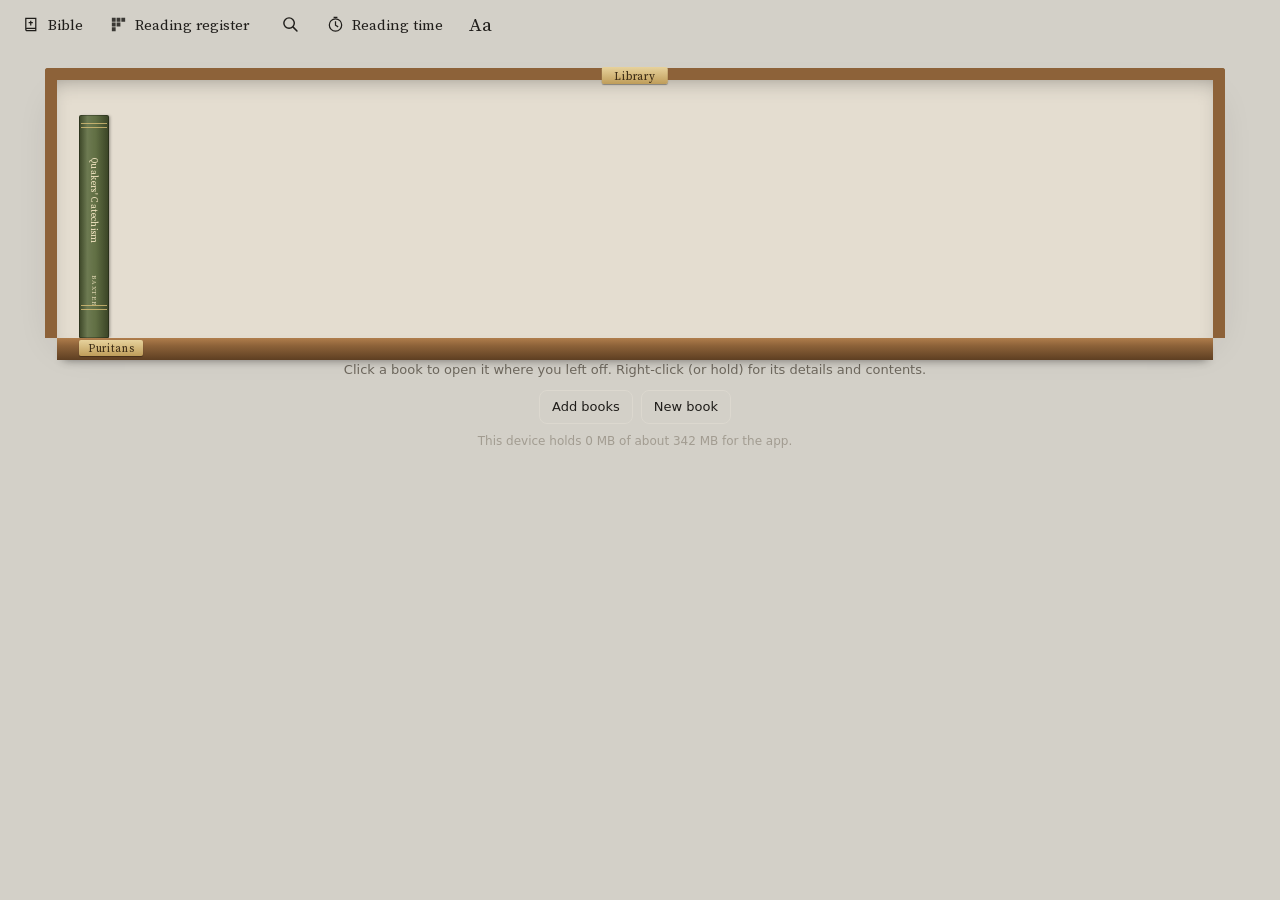
<file: boeke.html>
<!DOCTYPE html>
<html lang="en" data-theme="auto">
<head>
<meta charset="utf-8">
<meta name="viewport" content="width=device-width, initial-scale=1, viewport-fit=cover, interactive-widget=resizes-visual">
<title>Biblioteek</title>
<link rel="manifest" href="manifest.webmanifest">
<link rel="icon" href="icon-192.png" type="image/png">
<link rel="apple-touch-icon" href="apple-touch-icon.png">
<meta name="theme-color" content="#d3d0c8" media="(prefers-color-scheme: light)">
<meta name="theme-color" content="#131211" media="(prefers-color-scheme: dark)">
<meta name="mobile-web-app-capable" content="yes">
<style>
@font-face{font-family:"SS4";src:url(fonts/SourceSerif4-Regular.woff2) format("woff2");font-weight:400;font-style:normal;font-display:block}
@font-face{font-family:"SS4";src:url(fonts/SourceSerif4-It.woff2) format("woff2");font-weight:400;font-style:italic;font-display:block}
@font-face{font-family:"SS4";src:url(fonts/SourceSerif4-Semibold.woff2) format("woff2");font-weight:600;font-style:normal;font-display:block}
:root{
  color-scheme:light;
  --desk:#d3d0c8; --page:#f6f4ee; --page2:#ece9e1; --ink:#1f1d1a; --soft:#6d675d; --faint:#a29c91;
  --rule:#cfcac0; --panel:#fbfaf7; --line:#dcd8cf; --sel:#2a2724; --sel-ink:#f6f4ee;
  --rubric:#a2392a; --shadow:rgba(46,36,24,.20); --fold:rgba(70,52,30,.24); --fold2:rgba(70,52,30,.07); --sheen:rgba(255,255,255,.5); --edgebg:#f1eee7; --edgeln2:#d3ccbe;
  --edgeln:#dcd6ca; --case:#e4ddd0; --plank:#8d6239; --plank-hi:#b07d4c; --plank-lo:#5e3f22;
  --serif:"SS4","Iowan Old Style","Palatino Linotype",Georgia,serif;
  --sans:system-ui,-apple-system,"Segoe UI",Roboto,Helvetica,Arial,sans-serif;
}
[data-theme=dark]{
  color-scheme:dark;
  --desk:#0e0d0c; --page:#211f1c; --page2:#2b2926; --ink:#e5e0d5; --soft:#9a948a; --faint:#69645c;
  --rule:#302d2a; --panel:#22201e; --line:#393633; --sel:#d8d1c2; --sel-ink:#1c1b19;
  --rubric:#d8806a; --shadow:rgba(0,0,0,.5); --fold:rgba(0,0,0,.6); --fold2:rgba(0,0,0,.2); --sheen:rgba(255,255,255,.04); --edgebg:#5e574d; --edgeln2:#37332e;
  --edgeln:#33302c; --case:#1a1816; --plank:#4b3322; --plank-hi:#664631; --plank-lo:#2c1d12;
}
@media (prefers-color-scheme:dark){
  [data-theme=auto]{
    color-scheme:dark;
    --desk:#0e0d0c; --page:#211f1c; --page2:#2b2926; --ink:#e5e0d5; --soft:#9a948a; --faint:#69645c;
    --rule:#302d2a; --panel:#22201e; --line:#393633; --sel:#d8d1c2; --sel-ink:#1c1b19;
    --rubric:#d8806a; --shadow:rgba(0,0,0,.5); --fold:rgba(0,0,0,.6); --fold2:rgba(0,0,0,.2); --sheen:rgba(255,255,255,.04); --edgebg:#5e574d; --edgeln2:#37332e;
    --edgeln:#33302c; --case:#1a1816; --plank:#4b3322; --plank-hi:#664631; --plank-lo:#2c1d12;
  }
}
/* marking colours, as in the Bible reader */
:root{--hy:rgba(255,212,0,.42);--hg:rgba(90,190,110,.36);--hb:rgba(90,160,240,.33);--hp:rgba(240,110,170,.32);--ho:rgba(255,150,40,.36);--hv:rgba(155,95,220,.30);--cr:#b3261e;--cb:#1f4fa3;--cg:#2e7d32;--cy:#a07800;--co:#c25400;--cv:#7b3fa0}
[data-theme=dark]{--hy:rgba(240,200,40,.30);--hg:rgba(110,200,120,.26);--hb:rgba(110,170,250,.27);--hp:rgba(245,120,180,.26);--ho:rgba(255,160,60,.28);--hv:rgba(175,125,240,.30);--cr:#ff8a80;--cb:#8ab4f8;--cg:#81c995;--cy:#f2c94c;--co:#ffab61;--cv:#c79bf2}
@media (prefers-color-scheme:dark){[data-theme=auto]{--hy:rgba(240,200,40,.30);--hg:rgba(110,200,120,.26);--hb:rgba(110,170,250,.27);--hp:rgba(245,120,180,.26);--ho:rgba(255,160,60,.28);--hv:rgba(175,125,240,.30);--cr:#ff8a80;--cb:#8ab4f8;--cg:#81c995;--cy:#f2c94c;--co:#ffab61;--cv:#c79bf2}}
.h-y,.h-g,.h-b,.h-p,.h-o,.h-v{border-radius:2px;-webkit-box-decoration-break:clone;box-decoration-break:clone}
.h-y{background:var(--hy)}.h-g{background:var(--hg)}.h-b{background:var(--hb)}.h-p{background:var(--hp)}.h-o{background:var(--ho)}.h-v{background:var(--hv)}
.c-r{color:var(--cr)}.c-b{color:var(--cb)}.c-g{color:var(--cg)}.c-y{color:var(--cy)}.c-o{color:var(--co)}.c-v{color:var(--cv)}
#markbar{position:fixed;z-index:90;display:none;align-items:center;gap:4px;padding:5px 6px;background:var(--panel);border:1px solid var(--line);
  border-radius:10px;box-shadow:0 12px 30px -10px var(--shadow);flex-wrap:wrap;max-width:calc(100vw - 16px)}
#markbar.on{display:flex}
#markbar button{width:28px;height:28px;border-radius:7px;border:1px solid transparent;background:none;cursor:pointer;padding:0;
  font-family:var(--serif);font-size:17px;font-weight:600;display:flex;align-items:center;justify-content:center}
#markbar button:hover{border-color:var(--line)}
#markbar [data-h]{background-clip:content-box;padding:4px}
#markbar [data-h=y]{background-color:var(--hy)}#markbar [data-h=g]{background-color:var(--hg)}#markbar [data-h=b]{background-color:var(--hb)}#markbar [data-h=p]{background-color:var(--hp)}#markbar [data-h=o]{background-color:var(--ho)}#markbar [data-h=v]{background-color:var(--hv)}
#markbar [data-c=r]{color:var(--cr)}#markbar [data-c=b]{color:var(--cb)}#markbar [data-c=g]{color:var(--cg)}#markbar [data-c=y]{color:var(--cy)}#markbar [data-c=o]{color:var(--co)}#markbar [data-c=v]{color:var(--cv)}
#markbar [data-x]{color:var(--soft)} #markbar [data-x] svg{width:16px;height:16px}
.mg{display:flex;align-items:center;gap:4px}
.msep{width:1px;height:20px;background:var(--line);margin:0 3px}
body.phone #markbar button{width:36px;height:36px}
/* on a touch screen the phone's own selection is off (it brings up Copy, Select all and the Google search); words are
   chosen by holding instead, as in the Bible, with a handle at each end to take in more or fewer words */
@media (pointer:coarse){ #flow{-webkit-user-select:none;user-select:none;-webkit-touch-callout:none} }
::highlight(pick){background-color:rgba(70,130,220,.32)}
.hdl{position:fixed;z-index:89;width:44px;margin-left:-22px;display:none;touch-action:none;-webkit-user-select:none;user-select:none;cursor:grab}
.hdl.on{display:block}
.hdl::before{content:"";position:absolute;left:21px;top:0;width:2px;height:var(--lh,20px);background:#3c78d0;border-radius:1px}
.hdl::after{content:"";position:absolute;left:12px;top:var(--lh,20px);width:20px;height:20px;background:#3c78d0;box-shadow:0 1px 3px rgba(0,0,0,.35)}
#hA::after{border-radius:50% 0 50% 50%}
#hB::after{border-radius:0 50% 50% 50%}
.hdl.drag::after{transform:scale(1.15)}
*{box-sizing:border-box}
[hidden]{display:none!important}
html{height:100%}
body{margin:0;height:100vh;height:100dvh;display:flex;flex-direction:column;overflow:hidden;background:var(--desk);color:var(--ink);
  font:14px/1.4 var(--sans);padding-top:env(safe-area-inset-top,0px);padding-bottom:env(safe-area-inset-bottom,0px);-webkit-tap-highlight-color:transparent}
button{font:inherit;color:inherit}
button:focus-visible,a:focus-visible{outline:2px solid var(--rubric);outline-offset:2px}
.scroll{scrollbar-width:thin;scrollbar-color:var(--line) transparent;scrollbar-gutter:stable}
.scroll::-webkit-scrollbar{width:9px;height:9px}.scroll::-webkit-scrollbar-thumb{background:var(--line);border-radius:6px}.scroll::-webkit-scrollbar-track{background:transparent}

/* ---------- chrome ---------- */
#top{flex:none;height:48px;display:flex;align-items:center;gap:6px;padding:0 12px}
.tb{background:none;border:0;padding:6px 10px;border-radius:7px;cursor:pointer;color:var(--ink);text-decoration:none;display:flex;align-items:center;gap:7px;font-family:var(--serif);font-size:15px;white-space:nowrap}
.tb:hover{background:color-mix(in srgb,var(--ink) 7%,transparent)}
.tb svg{width:19px;height:19px;flex:none}
#aa{font-size:19px}
#titlebtn{position:relative;font-size:16px;padding:5px 15px;border-radius:4px;color:#efe2bf;max-width:46vw;overflow:hidden;
  background:linear-gradient(90deg,rgba(0,0,0,.3),rgba(255,255,255,.11) 28%,rgba(255,255,255,.04) 60%,rgba(0,0,0,.3)),var(--c,#4a4642);box-shadow:inset 0 0 0 1px rgba(0,0,0,.28),0 1px 3px var(--shadow)}
#titlebtn span{overflow:hidden;text-overflow:ellipsis}
#titlebtn:hover{filter:brightness(1.1);background:linear-gradient(90deg,rgba(0,0,0,.3),rgba(255,255,255,.11) 28%,rgba(255,255,255,.04) 60%,rgba(0,0,0,.3)),var(--c,#4a4642)}
#resume{border:1px solid var(--line)}
/* the top bar never makes the page wider than the screen: a long "Continue · …" gives way with … (a phone otherwise
   zooms the whole page out, or lets it slide sideways) */
#top{max-width:100vw}
/* nothing in the page area may reach past the screen's sides either (a book's page edges did, by 3 px on a narrow phone) */
#stage{overflow:clip}
#top>*{flex:none}
#top>#resume,#top>#titlebtn{flex:0 1 auto;min-width:0;overflow:hidden;text-overflow:ellipsis;white-space:nowrap}
body.phone #top{gap:2px;padding:0 6px}
body.phone #top>.tb{padding-left:7px;padding-right:7px}
.grow{flex:1}
#write{position:fixed;top:48px;right:0;bottom:0;width:min(420px,94vw);z-index:41;display:none;flex-direction:column;background:var(--panel);border-left:1px solid var(--line);box-shadow:-10px 0 30px -18px var(--shadow)}
body.writing #write{display:flex}
body.writing:not(.phone) #stage,body.writing:not(.phone) #status{margin-right:min(420px,94vw)}
body.phone #write{top:auto;left:0;right:0;width:auto;height:52vh;border-left:0;border-top:1px solid var(--line);border-radius:14px 14px 0 0;box-shadow:0 -12px 30px -16px var(--shadow)}
body.phone.writing #stage{margin-bottom:calc(52vh - 36px)}
#wbody{flex:1;overflow:auto;padding:4px 14px 18px;display:flex;flex-direction:column}
#wbody .pf{flex:none}
.wh{font:600 11.5px var(--sans);letter-spacing:.06em;text-transform:uppercase;color:var(--faint);margin:16px 2px 6px}
.wh small{text-transform:none;letter-spacing:0;font-weight:400;margin-left:4px}
.wrow{display:flex;align-items:center;gap:4px;border-bottom:1px solid var(--rule);padding:3px 0}
.wn{width:1.6em;text-align:right;color:var(--faint);font:12px var(--sans);flex:none}
.wlab{flex:1;min-width:0;text-align:left;border:0;background:none;cursor:pointer;padding:5px 6px;border-radius:7px;font:15px var(--serif);color:var(--ink);white-space:nowrap;overflow:hidden;text-overflow:ellipsis}
.wlab:hover{background:color-mix(in srgb,var(--ink) 6%,transparent)}
.wlab small{display:block;font:11.5px var(--sans);color:var(--faint)}
.wb{border:0;background:none;cursor:pointer;color:var(--soft);font-size:15px;padding:4px 7px;border-radius:6px}
.wb:hover{background:color-mix(in srgb,var(--ink) 7%,transparent)}
.wb:disabled{opacity:.25;cursor:default}
.wdel:hover{color:var(--rubric)}
.wadd{margin:12px 0 0;align-self:flex-start}
.wexp{display:flex;gap:8px;margin-top:18px;padding-top:12px;border-top:1px solid var(--line)}
.wtop{display:flex;align-items:center;gap:8px;margin:0 0 8px}
.wcount{margin-left:auto;font-size:12px;color:var(--faint)}
.wtools{display:flex;gap:4px;flex-wrap:wrap;margin:0 0 6px}
.wtools button{border:1px solid var(--line);background:var(--page);border-radius:6px;padding:3px 9px;cursor:pointer;font:600 13.5px var(--serif);color:var(--ink);min-width:32px}
.wtools button:hover{border-color:var(--soft)}
#wtext{flex:1;min-height:240px;width:100%;resize:none;border:1px solid var(--line);border-radius:8px;background:var(--page);color:var(--ink);padding:10px 12px;
  font:15px/1.55 ui-monospace,"SF Mono",Menlo,Consolas,monospace;outline:0}
#wtext:focus{border-color:var(--soft)}
.whelp{font-size:12px;color:var(--faint);margin:6px 2px 0;line-height:1.45}
#writebtn[aria-pressed=true]{background:color-mix(in srgb,var(--ink) 9%,transparent)}
#notes{position:fixed;top:48px;right:0;bottom:0;width:min(380px,92vw);z-index:40;display:none;flex-direction:column;background:var(--panel);border-left:1px solid var(--line);box-shadow:-10px 0 30px -18px var(--shadow)}
body.notes #notes{display:flex}
body.notes:not(.phone) #stage,body.notes:not(.phone) #status{margin-right:min(380px,92vw)}
body.phone #notes{top:auto;left:0;right:0;width:auto;height:48vh;border-left:0;border-top:1px solid var(--line);border-radius:14px 14px 0 0;box-shadow:0 -12px 30px -16px var(--shadow)}
body.phone.notes #stage{margin-bottom:calc(48vh - 36px)}
.nh{display:flex;align-items:center;padding:10px 12px 6px 16px;font:600 16px var(--serif)}
.nh b{flex:1}
.nh .x{border:0;background:none;font-size:22px;cursor:pointer;color:var(--soft)}
#nlist{flex:1;overflow:auto;padding:4px 14px 20px}
.nadd{margin:2px 0 12px}
.nc{background:var(--page);border:1px solid var(--line);border-radius:8px;margin:0 0 10px;box-shadow:0 1px 2px var(--shadow)}
.nch{display:flex;align-items:flex-start;gap:6px;padding:7px 8px 0 11px;font:13px/1.35 var(--serif);color:var(--soft)}
.nch span{flex:1;min-width:0}
.nch b{color:var(--ink);font-weight:600}
.ndel{border:0;background:none;color:var(--faint);font-size:17px;cursor:pointer;line-height:1;padding:0 2px}
.ndel:hover{color:var(--rubric)}
.nc textarea{display:block;width:100%;border:0;background:transparent;resize:none;padding:6px 11px 10px;font:15.5px/1.5 var(--serif);color:var(--ink);outline:0;
  background-image:linear-gradient(transparent calc(1.5em - 1px),var(--rule) calc(1.5em - 1px),var(--rule) 1.5em,transparent 1.5em);background-size:100% 1.5em;background-position:0 6px}
.nc textarea::placeholder{color:var(--faint);font-style:italic}
.nnone{color:var(--faint);font:italic 14px var(--serif);margin:4px 2px 12px}
.nall{margin-top:16px;padding-top:10px;border-top:1px solid var(--line)}
.nall>b{display:block;font:600 11.5px var(--sans);letter-spacing:.06em;text-transform:uppercase;color:var(--faint);margin:0 0 6px}
.nlink{display:block;width:100%;text-align:left;border:0;background:none;border-radius:7px;padding:5px 7px;cursor:pointer;color:var(--ink)}
.nlink:hover{background:color-mix(in srgb,var(--ink) 6%,transparent)}
.nlink.here{border-left:3px solid var(--rubric)}
.nlink span{display:block;font:14px var(--serif)}
.nlink small{display:block;font:12px var(--sans);color:var(--faint);white-space:nowrap;overflow:hidden;text-overflow:ellipsis}
#notesbtn{position:relative}
#notesbtn .dot{position:absolute;top:7px;right:7px;width:6px;height:6px;border-radius:50%;background:var(--rubric)}
#notesbtn[aria-pressed=true]{background:color-mix(in srgb,var(--ink) 9%,transparent)}
.drv{margin-top:12px;padding-top:12px;border-top:1px solid var(--line);font-size:12.5px;color:var(--soft)}
.drv b{display:block;font:600 14px var(--sans);color:var(--ink);margin-bottom:3px}
.drv p{margin:0 0 8px;line-height:1.45}
.drst{margin:8px 0 2px!important;color:var(--faint);min-height:1em}
.drv a{font-size:12px;color:var(--faint)}
.bkrow{display:flex;gap:8px;flex-wrap:wrap;margin-top:12px;padding-top:12px;border-top:1px solid var(--line)}
.bkrow p{flex-basis:100%;margin:0 0 4px;font-size:12.5px;color:var(--soft)}
#stage{flex:1;min-height:0;min-width:0;position:relative;display:flex;align-items:center;justify-content:center}
#status{flex:none;height:36px;display:flex;align-items:center;justify-content:center;gap:12px;border-top:1px solid var(--rule);
  font-family:var(--serif);font-size:14px;color:var(--soft);padding:0 10px;white-space:nowrap;overflow:hidden}
#status .st{overflow:hidden;text-overflow:ellipsis;max-width:60vw}
#status .pc{color:var(--faint)}
body.phone .lbl{display:none}

/* ---------- the open book ---------- */
#book{position:relative;touch-action:pan-y pinch-zoom;filter:drop-shadow(0 14px 28px var(--shadow)) drop-shadow(0 1px 1px var(--shadow))}
body.phone #book{touch-action:none;filter:none}
.pg{position:absolute;top:0;background:var(--page)}
.pg.l{left:0;border-radius:4px 0 0 4px;background:linear-gradient(to left,var(--fold) 0,var(--fold2) 2.5%,transparent 8%,var(--sheen) 12%,transparent 19%),var(--page);}
.pg.r{border-radius:0 4px 4px 0;background:linear-gradient(to right,var(--fold) 0,var(--fold2) 2.5%,transparent 8%,var(--sheen) 12%,transparent 19%),var(--page);}
/* the hard cover the pages lie on: a board in the book's cloth colour, a little larger than the pages */
.cover{position:absolute;z-index:-2;display:none;pointer-events:none;top:calc(-1 * var(--bd,7px));bottom:calc(-1 * var(--bd,7px));
  left:calc(-1 * (var(--wl,0px) + var(--bd,7px)));right:calc(-1 * (var(--wr,0px) + var(--bd,7px)));border-radius:6px;
  background:linear-gradient(to right,rgba(0,0,0,.38),rgba(255,255,255,.07) 1.2%,transparent 3.5%,transparent 96.5%,rgba(255,255,255,.07) 98.8%,rgba(0,0,0,.38)),
    linear-gradient(rgba(255,255,255,.09),transparent 25%,transparent 75%,rgba(0,0,0,.2)),var(--coverc,#5a1f22);
  box-shadow:inset 0 0 0 1px rgba(0,0,0,.4),inset 0 1px 0 rgba(255,255,255,.14)}
#book.covered .cover{display:block}
/* the crease where the two pages meet in the binding */
#book:not(.single)::before{content:"";position:absolute;left:calc(50% - 1.5px);top:var(--dip,0);bottom:0;width:3px;z-index:2;pointer-events:none;
  background:linear-gradient(to right,transparent,var(--fold) 40%,var(--fold) 60%,transparent)}
/* page edges beside the open book: the left stack grows and the right one shrinks as you read on */
.edge{position:absolute;width:var(--w,4px);z-index:-1;top:var(--sag,0);bottom:var(--sag,0);
  background:repeating-linear-gradient(to right,var(--edgebg) 0 1px,var(--edgeln2) 1px 2px);box-shadow:inset 0 0 0 .5px rgba(0,0,0,.18)}
.edge.l{right:100%;border-radius:3px 0 0 3px}.edge.r{left:100%;border-radius:0 3px 3px 0}
#book.single .pg.l{border-radius:4px;background:var(--page)}
#book.single .pg.r{display:none}
.rh,.fo{position:absolute;font-family:var(--serif);font-size:calc(var(--fs) * .78);color:var(--soft);white-space:nowrap;overflow:hidden;text-overflow:ellipsis;max-width:calc(100% - 2 * var(--mo))}
.rh{top:calc(var(--mt) * .36);text-transform:uppercase;letter-spacing:.08em}
.fo{bottom:calc(var(--mb) * .32);font-feature-settings:"lnum"}
.pg.l .rh,.pg.l .fo{left:var(--mo)}
.pg.r .rh,.pg.r .fo{right:var(--mo);text-align:right}
#book.single .pg.l .fo{left:auto;right:var(--mo)}
#vp{position:absolute;overflow:hidden}
.flow{position:absolute;left:0;top:0;column-fill:auto;font-family:var(--serif);line-height:1.42;color:var(--ink);text-align:justify;
  hyphens:auto;-webkit-hyphens:auto;orphans:2;widows:2;font-kerning:normal;text-rendering:optimizeLegibility}
body.phone .flow{text-align:left;hyphens:manual}
.flow p{margin:0;text-indent:1.3em}
.flow p.r{text-align:right;text-indent:0}
.flow p.sub{text-align:center;font-style:italic;text-indent:0;margin:-.2em 1.5em .8em}
.flow p.r+p:not(.r){margin-top:.6em}
.flow p.first,.flow .bh1+p,.flow .bh2+p,.flow .bh3+p{text-indent:0}
.flow .bh1,.flow .bh2,.flow .bh3{text-align:center;font-weight:600;break-after:avoid;text-indent:0;margin:1.1em 0 .6em;line-height:1.25}
.flow .bh1{font-size:1.32em;letter-spacing:.04em}
.flow .bh1,.flow .bh2{break-before:column}
.flow .bh1+.bh2,.flow .bh1:first-child,.flow .bh2:first-child,.flow .tp+.bk{break-before:auto}
.flow p.note{font-size:.8em;line-height:1.4;text-indent:0;color:var(--soft);margin:0 0 .25em}
.flow p.note.n1{margin-top:1.2em;padding-top:.5em;border-top:1px solid var(--line)}
.flow sup.fn{font-size:.62em;line-height:0;color:var(--rubric);padding:0 .08em;font-feature-settings:"lnum"}
.flow a.sref{color:inherit;text-decoration:underline;text-decoration-color:color-mix(in srgb,var(--rubric) 45%,transparent);text-underline-offset:.15em}
.flow a.sref:hover{color:var(--rubric)}
.flow p.c{text-align:center;text-indent:0;letter-spacing:.04em;margin:.2em 0}
.flow .bh2{font-size:1.14em;letter-spacing:.03em}
.flow .bh3{font-size:1em;letter-spacing:.02em}
.flow .unitstart{break-before:avoid}
.tp{break-after:column;text-align:center;padding-top:8%;display:flex;flex-direction:column;align-items:center;gap:.6em}
.tp img{max-width:62%;max-height:46%;border-radius:2px;box-shadow:0 6px 18px -6px var(--shadow);margin-bottom:.8em}
.tp .t{font-size:1.7em;line-height:1.15;font-weight:600;letter-spacing:.03em}
.tp .s{font-style:italic;color:var(--soft)}
.tp .a{margin-top:.6em;font-size:1.15em;letter-spacing:.12em;text-transform:uppercase}
.tp .y{color:var(--soft);font-feature-settings:"lnum"}
.tp .src{margin-top:auto;font-size:.72em;color:var(--faint);max-width:90%}
.flash{animation:flash 1.8s ease-out}
/* search */
.fq{width:100%;border:1px solid var(--line);background:var(--page);border-radius:8px;padding:8px 10px;font:16px var(--serif);color:var(--ink);outline:0;margin:2px 0 8px}
.fq:focus{border-color:var(--soft)}
.fscope{margin:0 0 8px}
.fcount{font-size:12.5px;color:var(--faint);margin:4px 2px 6px}
.fbook{font:600 13px var(--serif);margin:12px 4px 4px;color:var(--ink)}
.fbook small{font:12px var(--sans);color:var(--faint);margin-left:4px}
.fhit{display:block;width:100%;text-align:left;border:0;background:none;border-radius:8px;padding:6px 8px;cursor:pointer;color:var(--ink)}
.fhit:hover{background:color-mix(in srgb,var(--ink) 6%,transparent)}
.fh{display:flex;gap:8px;font:600 12px var(--sans);color:var(--soft);margin-bottom:2px}
.fh small{margin-left:auto;font-weight:400;color:var(--faint)}
.fs{display:block;font:14.5px/1.45 var(--serif)}
.fs mark{background:var(--hy);color:inherit;border-radius:2px}
::highlight(found){background-color:color-mix(in srgb,#f5b400 55%,transparent)}
@keyframes flash{from{background:color-mix(in srgb,var(--rubric) 22%,transparent)}to{background:transparent}}
#measure{position:fixed;left:0;top:0;width:0;height:0;overflow:hidden;visibility:hidden;pointer-events:none;contain:strict}

/* ---------- the bookshelf ---------- */
#shelf{position:absolute;inset:0;z-index:30;overflow:auto;background:var(--desk);padding:6px 16px calc(48px + env(safe-area-inset-bottom,0px));display:none}
#shelf.on{display:block}
.case{margin:14px auto 0;max-width:1180px;background:var(--case);border:12px solid var(--plank);border-bottom:0;border-radius:3px 3px 0 0;padding:0 22px;
  box-shadow:inset 0 10px 24px -14px rgba(0,0,0,.45),0 18px 40px -18px var(--shadow);position:relative}
.casename{position:absolute;top:-13px;left:50%;transform:translateX(-50%);z-index:2;white-space:nowrap;font-family:var(--serif);font-size:11.5px;
  letter-spacing:.08em;color:#3a2a14;padding:1px 12px 0;border-radius:2px;background:linear-gradient(#e7d29c,#bf9d5a);box-shadow:0 1px 1px rgba(0,0,0,.35)}
.row{display:flex;align-items:flex-end;gap:1px;height:var(--rowh);padding:18px 0 0;margin-bottom:22px;position:relative}
.row::after{content:"";position:absolute;left:-22px;right:-22px;bottom:-22px;height:22px;background:linear-gradient(var(--plank-hi),var(--plank) 35%,var(--plank-lo));box-shadow:0 6px 10px -6px rgba(0,0,0,.45)}
.bmrib{position:absolute;top:-5px;right:16%;z-index:6;width:15px;height:52px;display:none;pointer-events:none;
  background:linear-gradient(90deg,#7a1f1a,#b03a30 45%,#8a241e);clip-path:polygon(0 0,100% 0,100% 100%,50% 82%,0 100%);box-shadow:0 2px 3px rgba(0,0,0,.3)}
.bmrib.on{display:block}
#bmbtn[aria-pressed=true]{color:#b03a30}
#bmbtn[aria-pressed=true] svg path{fill:currentColor}
.bmh{font:600 11.5px var(--sans);letter-spacing:.06em;text-transform:uppercase;color:var(--faint);margin:12px 8px 4px}
.bmi{display:flex;align-items:center}
.bmi>button:first-child{flex:1}
.bmi b{font-weight:600}
.bmdel{width:auto!important;flex:none;color:var(--faint)!important;font-size:17px!important;padding:4px 8px!important}
.bmdel:hover{color:var(--rubric)!important}
.grp{position:relative;display:flex;align-items:flex-end;gap:1px;height:100%}
.grp+.grp{margin-left:30px}
.grp+.grp::before{content:"";position:absolute;left:-17px;bottom:0;width:4px;height:46%;border-radius:2px 2px 0 0;background:linear-gradient(90deg,var(--plank-lo),var(--plank-hi),var(--plank-lo));box-shadow:1px 0 2px rgba(0,0,0,.3)}
.plate{position:absolute;bottom:-18px;left:0;z-index:2;white-space:nowrap;font-family:var(--serif);font-size:11px;letter-spacing:.06em;color:#3a2a14;
  padding:1px 9px 0;border-radius:2px;background:linear-gradient(#e7d29c,#bf9d5a);box-shadow:0 1px 1px rgba(0,0,0,.35)}
.sp{position:relative;width:var(--w);height:var(--h);padding:0;border:0;cursor:pointer;border-radius:2px 2px 1px 1px;flex:none;
  background:linear-gradient(90deg,rgba(0,0,0,.34),rgba(255,255,255,.12) 28%,rgba(255,255,255,.05) 55%,rgba(0,0,0,.36)),var(--c);
  box-shadow:inset 0 0 0 1px rgba(0,0,0,.28),2px 0 3px -1px rgba(0,0,0,.35);color:#efe2bf;transition:transform .16s cubic-bezier(.2,.7,.2,1);
  display:flex;flex-direction:column;align-items:center;justify-content:space-between;padding:16px 0 26px}
.sp::before,.sp::after{content:"";position:absolute;left:2px;right:2px;height:3px;border-top:1px solid rgba(226,196,122,.75);border-bottom:1px solid rgba(226,196,122,.75)}
.sp::before{top:8px}.sp::after{bottom:28px}
.sp:hover,.sp:focus-visible{transform:translateY(-9px)}
.sp.pull{transform:translateY(-24px) scale(1.03)}
.sp .nm{writing-mode:vertical-rl;font-family:var(--serif);font-size:var(--fz);letter-spacing:.04em;white-space:nowrap;overflow:hidden;text-overflow:ellipsis;flex:1 1 auto;min-height:0;margin:6px 0 10px}
.sp .au{writing-mode:vertical-rl;font-family:var(--serif);font-size:calc(var(--fz) * .72);letter-spacing:.12em;text-transform:uppercase;opacity:.85;white-space:nowrap;flex:none;margin-bottom:6px}
.tag{position:absolute;bottom:9px;left:4px;right:4px;height:11px;border-radius:1px;box-shadow:0 0 0 1px rgba(255,255,255,.35)}
.tag[data-l="2"]{background:#cfdbe4}.tag[data-l="4"]{background:#93afc3}.tag[data-l="6"]{background:#4e7c9a}.tag[data-l="7"]{background:#2b5a7d}.tag[data-l="8"]{background:#e3c25b}
.plate{z-index:4!important}   /* the name plate in front of the last-read ribbon's tail */
.rib{position:absolute;bottom:-34px;left:calc(50% - 4px);width:8px;height:42px;background:#e2bf35;z-index:3;clip-path:polygon(0 0,100% 0,100% 100%,50% 80%,0 100%);box-shadow:0 2px 2px rgba(0,0,0,.3)}
.empty{max-width:560px;margin:40px auto;text-align:center;font-family:var(--serif);font-size:16px;color:var(--soft);line-height:1.55}
.shelfnote{max-width:760px;margin:16px auto 0;text-align:center;color:var(--soft);font-size:13px;line-height:1.55;overflow-wrap:anywhere}
/* the buttons on a row of their own, the storage line under them: nothing runs off a narrow screen or large type */
.shelfacts{display:flex;flex-wrap:wrap;justify-content:center;gap:8px;margin-top:10px}
.shelfacts .btn{margin:0!important;max-width:100%}
.stor{display:block;margin-top:8px;font-size:12px;color:var(--faint)}
.btn{background:none;border:1px solid var(--line);border-radius:8px;padding:6px 12px;cursor:pointer;color:var(--ink)}
.btn:hover{border-color:var(--soft)}
.pdfimp{display:flex;gap:16px;align-items:flex-start;margin:4px 0 12px}
.pcov{width:96px;border:1px solid var(--line);border-radius:3px;box-shadow:0 2px 8px -2px var(--shadow);flex:none}
.pf{flex:1;min-width:0;display:flex;flex-direction:column;gap:8px}
.pf label{display:flex;flex-direction:column;gap:3px;font-size:12px;color:var(--soft)}
.pf input,.pf select{font:15px var(--serif);color:var(--ink);background:var(--page);border:1px solid var(--line);border-radius:7px;padding:6px 8px;min-width:0}
.pst{margin:2px 0 0;font-size:12.5px;color:var(--faint)}
@media (max-width:520px){ .pcov{width:70px} }
.btn.main{background:var(--sel);color:var(--sel-ink);border-color:var(--sel)}

/* ---------- panels ---------- */
.panel{position:absolute;z-index:60;background:var(--panel);border:1px solid var(--line);border-radius:12px;box-shadow:0 22px 50px -12px var(--shadow);display:none;overflow:auto}
.panel.on{display:block}
#set{top:6px;right:12px;width:380px;max-width:calc(100vw - 24px);max-height:calc(100% - 12px);padding:12px 16px}
#toc,#info,#log{top:10px;left:50%;transform:translateX(-50%);width:min(620px,calc(100vw - 24px));max-height:calc(100% - 20px);padding:14px 18px 16px}
.ph{display:flex;align-items:center;gap:10px;margin:0 0 8px}
.ph b{font-family:var(--serif);font-size:19px;font-weight:600;flex:1;min-width:0}
.x{background:none;border:0;font-size:20px;line-height:1;color:var(--soft);cursor:pointer;padding:2px 6px;border-radius:6px}
.srow{display:grid;grid-template-columns:110px 1fr;align-items:center;gap:10px;margin:7px 0}
.seg{display:flex;border:1px solid var(--line);border-radius:8px;overflow:hidden}
.seg button{flex:1;border:0;border-left:1px solid var(--line);background:transparent;padding:7px 4px;cursor:pointer;white-space:nowrap}
.seg button:first-child{border-left:0}
.seg button[aria-pressed=true]{background:var(--sel);color:var(--sel-ink)}
.tocl button{display:block;width:100%;text-align:left;background:none;border:0;border-radius:7px;padding:6px 8px;cursor:pointer;font-family:var(--serif);font-size:15px;color:var(--ink)}
.tocl button:hover{background:color-mix(in srgb,var(--ink) 7%,transparent)}
.tocl button.l3{padding-left:28px;font-size:14px;color:var(--soft)}
.tocl button.cur{color:var(--rubric)}
.tocl .pct{float:right;color:var(--faint);font-family:var(--sans);font-size:12px;font-feature-settings:"lnum"}
.card{display:grid;grid-template-columns:auto 1fr;gap:16px}
.card img{width:120px;border-radius:2px;box-shadow:0 6px 16px -6px var(--shadow)}
.card .fake{width:120px;height:180px;border-radius:2px;display:flex;align-items:center;justify-content:center;text-align:center;padding:10px;
  color:#efe2bf;font-family:var(--serif);font-size:15px;background:linear-gradient(90deg,rgba(0,0,0,.25),rgba(255,255,255,.08) 30%,rgba(0,0,0,.25)),var(--c)}
.card h3{margin:0;font-family:var(--serif);font-size:20px;line-height:1.2}
.card .sub{font-family:var(--serif);font-style:italic;color:var(--soft);margin-top:2px}
.card .au{margin-top:6px;font-family:var(--serif);letter-spacing:.08em;text-transform:uppercase;font-size:13px}
.stats{display:grid;grid-template-columns:repeat(3,auto);gap:4px 18px;margin:12px 0 4px;font-size:13px;color:var(--soft)}
.stats b{display:block;font-size:16px;color:var(--ink);font-family:var(--serif);font-weight:600;font-feature-settings:"lnum"}
.swatches{display:flex;gap:6px;flex-wrap:wrap;margin:6px 0}
.swatches button{width:24px;height:24px;border-radius:4px;border:2px solid var(--panel);box-shadow:0 0 0 1px var(--line);cursor:pointer;background:var(--c)}
.swatches button[aria-pressed=true]{box-shadow:0 0 0 2px var(--ink)}
.acts{display:flex;gap:8px;flex-wrap:wrap;margin-top:12px}
.tbp{margin:4px 0 10px;line-height:1.5}.tblist{display:flex;flex-direction:column;gap:6px;align-items:stretch}.tblist .btn{text-align:left}
.lic{font-size:12px;color:var(--faint);margin-top:10px;line-height:1.45}
select.sel{font:inherit;color:var(--ink);background:var(--page);border:1px solid var(--line);border-radius:7px;padding:5px 8px}
table.lg{width:100%;border-collapse:collapse;font-size:13.5px}
table.lg td,table.lg th{padding:6px 6px;border-bottom:1px solid var(--line);text-align:left}
table.lg th{font-weight:400;color:var(--soft);font-size:12px}
table.lg td.n{text-align:right;font-feature-settings:"lnum";white-space:nowrap}
table.lg td:first-child{font-family:var(--serif);font-size:15px}
#busy{position:absolute;inset:0;display:none;align-items:center;justify-content:center;background:var(--desk);z-index:70;font-family:var(--serif);font-size:17px;color:var(--soft);text-align:center;padding:20px}
#busy.on{display:flex}
@media (prefers-reduced-motion:reduce){.flash{animation:none}.sp{transition:none}}
/* ---------- stronger contrast, for screens that wash out the shading ---------- */
[data-contrast=strong]:not([data-theme=dark]){--desk:#b3ada0;--page:#fdfcf8;--page2:#e0dbcf;--ink:#100e0b;--soft:#4a443a;--rule:#b0a99b;--line:#c2bbad;
  --fold:rgba(60,40,15,.45);--fold2:rgba(60,40,15,.15);--sheen:rgba(255,255,255,.7);--edgebg:#fffdf8;--edgeln2:#9e937e;--shadow:rgba(30,20,10,.38)}
[data-contrast=strong][data-theme=dark]{--desk:#000;--page:#2b2824;--page2:#37332e;--ink:#f5f0e6;--soft:#bcb4a6;--rule:#45403a;--line:#4b4640;
  --fold:rgba(0,0,0,.85);--fold2:rgba(0,0,0,.32);--sheen:rgba(255,255,255,.06);--edgebg:#958b78;--edgeln2:#3e3933;--shadow:rgba(0,0,0,.8)}
@media (prefers-color-scheme:dark){[data-contrast=strong][data-theme=auto]{--desk:#000;--page:#2b2824;--page2:#37332e;--ink:#f5f0e6;--soft:#bcb4a6;--rule:#45403a;--line:#4b4640;
  --fold:rgba(0,0,0,.85);--fold2:rgba(0,0,0,.32);--sheen:rgba(255,255,255,.06);--edgebg:#958b78;--edgeln2:#3e3933;--shadow:rgba(0,0,0,.8)}}

/* ---------- paper tone: softer light pages, for long reading or a bright screen ---------- */
[data-paper=cream][data-theme=light]{--page:#f4eddc;--page2:#e8dfca;--edgebg:#efe7d4;--sheen:rgba(255,250,236,.38);--panel:#f9f5eb;--desk:#d1ccc0;--case:#e2d9c8}
[data-paper=soft][data-theme=light]{--page:#ebe5d8;--page2:#ddd6c6;--edgebg:#e6dfcf;--sheen:rgba(255,255,255,.22);--panel:#f2eee5;--desk:#c8c3b8;--case:#dcd4c4}
@media (prefers-color-scheme:light){
  [data-paper=cream][data-theme=auto]{--page:#f4eddc;--page2:#e8dfca;--edgebg:#efe7d4;--sheen:rgba(255,250,236,.38);--panel:#f9f5eb;--desk:#d1ccc0;--case:#e2d9c8}
  [data-paper=soft][data-theme=auto]{--page:#ebe5d8;--page2:#ddd6c6;--edgebg:#e6dfcf;--sheen:rgba(255,255,255,.22);--panel:#f2eee5;--desk:#c8c3b8;--case:#dcd4c4}
}



/* gilt page edges, as on a leather Bible: gold, or red under gold */
#book[data-gilt=gold] .edge{background:linear-gradient(rgba(255,250,220,.4),transparent 28%,transparent 72%,rgba(60,35,0,.28)),repeating-linear-gradient(to right,#e6c874 0 1px,#b08835 1px 2px)}
#book[data-gilt=red] .edge{background:linear-gradient(rgba(236,196,104,.55),transparent 22%,transparent 78%,rgba(236,196,104,.42)),repeating-linear-gradient(to right,#a8322b 0 1px,#7a1d18 1px 2px)}

/* in the dark the gilt is toned down, so it does not draw the eye from the page */
[data-theme=dark] #book[data-gilt=gold] .edge{background:linear-gradient(rgba(255,240,200,.08),transparent 28%,transparent 72%,rgba(0,0,0,.3)),repeating-linear-gradient(to right,#8a7546 0 1px,#5f4f2e 1px 2px)}
[data-theme=dark] #book[data-gilt=red] .edge{background:linear-gradient(rgba(190,155,90,.22),transparent 22%,transparent 78%,rgba(190,155,90,.16)),repeating-linear-gradient(to right,#6e2823 0 1px,#521c18 1px 2px)}
[data-theme=dark] .tab{color:#a8925f}[data-theme=dark] .tab.cur{color:#d6c08c}
[data-theme=dark] .edge .nt{opacity:.55}
@media (prefers-color-scheme:dark){
[data-theme=auto] #book[data-gilt=gold] .edge{background:linear-gradient(rgba(255,240,200,.08),transparent 28%,transparent 72%,rgba(0,0,0,.3)),repeating-linear-gradient(to right,#8a7546 0 1px,#5f4f2e 1px 2px)}
[data-theme=auto] #book[data-gilt=red] .edge{background:linear-gradient(rgba(190,155,90,.22),transparent 22%,transparent 78%,rgba(190,155,90,.16)),repeating-linear-gradient(to right,#6e2823 0 1px,#521c18 1px 2px)}
[data-theme=auto] .tab{color:#a8925f}[data-theme=auto] .tab.cur{color:#d6c08c}
[data-theme=auto] .edge .nt{opacity:.55}
}
</style>
</head>
<body>
<header id="top">
  <button id="home" class="tb" type="button"><svg viewBox="0 0 20 20" aria-hidden="true"><path d="M3 4h3v12H3zM7.5 6h3v10h-3zM12.3 5.2l2.8-.9 3.2 11-2.9.8z" fill="none" stroke="currentColor" stroke-width="1.3"/><path d="M1.5 16.6h17" stroke="currentColor" stroke-width="1.3"/></svg></button>
  <a id="biblebtn" class="tb" href="./"><svg viewBox="0 0 20 20" aria-hidden="true"><path d="M4 3.5h10.5v13H5.2A1.2 1.2 0 0 1 4 15.3z M4 15.3a1.2 1.2 0 0 1 1.2-1.2h9.3" fill="none" stroke="currentColor" stroke-width="1.3"/><path d="M9.2 6v5M7 8h4.4" stroke="currentColor" stroke-width="1.3"/></svg><span class="lbl"></span></a>
  <a id="regbtn" class="tb" href="leesregister.html"><svg viewBox="0 0 20 20" aria-hidden="true"><path d="M3 3h4v4H3zM8 3h4v4H8zM13 3h4v4h-4zM3 8h4v4H3zM8 8h4v4H8zM3 13h4v4H3z" fill="currentColor" opacity=".85"/></svg><span class="lbl"></span></a>
  <button id="titlebtn" class="tb" type="button" hidden><span></span></button>
  <div class="grow"></div>
  <button id="resume" class="tb" type="button" hidden></button>
  <button id="findbtn" class="tb" type="button"><svg viewBox="0 0 20 20" aria-hidden="true"><circle cx="8.5" cy="8.5" r="5.5" fill="none" stroke="currentColor" stroke-width="1.5"/><path d="M12.8 12.8l4 4" stroke="currentColor" stroke-width="1.6" stroke-linecap="round"/></svg></button>
  <button id="logbtn" class="tb" type="button"><svg viewBox="0 0 20 20" aria-hidden="true"><circle cx="10" cy="10.5" r="6.5" fill="none" stroke="currentColor" stroke-width="1.3"/><path d="M10 6.5v4.2l2.8 1.8M8 2.5h4" fill="none" stroke="currentColor" stroke-width="1.3"/></svg><span class="lbl"></span></button>
  <button id="bmbtn" class="tb" type="button" hidden aria-pressed="false"><svg viewBox="0 0 20 20" aria-hidden="true"><path d="M6 3.5h8v13l-4-3.2-4 3.2z" fill="none" stroke="currentColor" stroke-width="1.3" stroke-linejoin="round"/></svg></button>
  <button id="writebtn" class="tb" type="button" hidden aria-pressed="false"><svg viewBox="0 0 20 20" aria-hidden="true"><path d="M13.6 3.4l3 3-8.9 8.9-3.6.6.6-3.6z" fill="none" stroke="currentColor" stroke-width="1.3" stroke-linejoin="round"/><path d="M11.8 5.2l3 3" stroke="currentColor" stroke-width="1.2"/></svg></button>
  <button id="notesbtn" class="tb" type="button" hidden aria-pressed="false"><svg viewBox="0 0 20 20" aria-hidden="true"><path d="M4 3.5h9l3 3V16.5H4z" fill="none" stroke="currentColor" stroke-width="1.3"/><path d="M6.5 8h7M6.5 10.8h7M6.5 13.6h4.5" stroke="currentColor" stroke-width="1.1"/></svg><i class="dot" hidden></i></button>
  <button id="aa" class="tb" type="button">Aa</button>
</header>
<main id="stage">
  <div id="book">
    <i class="cover"></i>
    <i class="edge l"></i><i class="edge r"></i>
    <div class="pg l"><div class="rh"></div><div class="fo"></div></div>
    <div class="pg r"><div class="rh"></div><div class="fo"></div></div>
    <div id="vp"><div id="flow" class="flow"></div></div>
  </div>
  <section id="shelf" class="scroll"></section>
  <div id="set" class="panel scroll"></div>
  <div id="toc" class="panel scroll"></div>
  <div id="info" class="panel scroll"></div>
  <div id="log" class="panel scroll"></div>
  <div id="findp" class="panel scroll"></div>
  <div id="busy" class="on"><span>…</span></div>
<div id="markbar" role="toolbar"><div class="mg"><button type="button" data-h="y"></button><button type="button" data-h="o"></button><button type="button" data-h="g"></button><button type="button" data-h="b"></button><button type="button" data-h="p"></button><button type="button" data-h="v"></button></div><i class="msep"></i><div class="mg"><button type="button" data-c="r">A</button><button type="button" data-c="o">A</button><button type="button" data-c="y">A</button><button type="button" data-c="v">A</button><button type="button" data-c="b">A</button><button type="button" data-c="g">A</button><i class="msep"></i><button type="button" data-x="1"><svg viewBox="0 0 20 20" aria-hidden="true"><path d="M5 5l10 10M15 5L5 15" stroke="currentColor" stroke-width="1.6"/></svg></button></div></div>
<div id="hA" class="hdl" aria-hidden="true"></div><div id="hB" class="hdl" aria-hidden="true"></div>
</main>
<footer id="status"></footer>
<div id="measure" aria-hidden="true"></div>
<aside id="write"><div class="nh"><b data-l="ownWrite"></b><button type="button" id="wclose" class="x" aria-label="close">×</button></div><div id="wbody" class="scroll"></div></aside>
<aside id="notes"><div class="nh"><b data-l="nTitle"></b><button type="button" id="nclose" class="x" aria-label="close">×</button></div><div id="nlist" class="scroll"></div></aside>
<input type="file" id="libfile" accept=".json,application/json" hidden>
<input type="file" id="addfile" accept=".pdf,application/pdf,.xml,.thml,application/xml,text/xml,.md,.markdown,text/markdown,.txt,text/plain,.json,application/json" multiple hidden>

<script>/* ---------------- Google Drive sync (optional) ----------------
   Off until someone taps "Connect Google Drive". Then Google's own sign-in asks for the narrowest Drive permission
   (drive.file): the app sees only the files it made itself, kept in a folder "Bybel-app" in that person's Drive.
   "Sync" fetches the copy in Drive, merges it into this device (the newer of two versions wins), and saves the merged
   result back, so a phone and a computer agree after each sync. Nothing goes anywhere else: no server of ours. */
(function(){
const CLIENT='618969271604-ok33ioqe2dfstd5ljuifr1dv7grle46v.apps.googleusercontent.com', SCOPE='https://www.googleapis.com/auth/drive.file', FOLDER='Bybel-app', KEY='bybel-gdrive-v1';
const API='https://www.googleapis.com/drive/v3/files', UP='https://www.googleapis.com/upload/drive/v3/files';
let st={}; try{ st=JSON.parse(localStorage.getItem(KEY)||'{}'); }catch(e){}
const keep=()=>{ try{ localStorage.setItem(KEY,JSON.stringify(st)); }catch(e){} };
let token=null, until=0, gis=null, client=null;
function loadGis(){
  if(gis) return gis;
  gis=new Promise((ok,no)=>{ if(window.google&&google.accounts&&google.accounts.oauth2) return ok();
    const s=document.createElement('script'); s.src='https://accounts.google.com/gsi/client'; s.async=true; s.onload=()=>ok(); s.onerror=()=>{ gis=null; no(new Error('offline')); };
    document.head.appendChild(s); });
  return gis;
}
// a token for an hour; Google shows its sign-in the first time, and later only a brief check
async function getToken(fresh){
  if(!fresh&&token&&Date.now()<until-60000) return token;
  await loadGis();
  return new Promise((ok,no)=>{
    client=google.accounts.oauth2.initTokenClient({client_id:CLIENT,scope:SCOPE,
      callback:r=>{ if(r&&r.access_token){ token=r.access_token; until=Date.now()+(r.expires_in||3600)*1000; st.on=true; keep(); ok(token); } else no(new Error((r&&r.error)||'denied')); },
      error_callback:e=>no(new Error((e&&e.type)||'closed'))});
    client.requestAccessToken({prompt:st.on?'':'consent'});
  });
}
async function call(url,opt={},again){
  const t=await getToken();
  const r=await fetch(url,Object.assign({},opt,{headers:Object.assign({Authorization:'Bearer '+t},opt.headers||{})}));
  if(r.status===401&&!again){ token=null; await getToken(true); return call(url,opt,true); }
  if(!r.ok) throw new Error('Drive '+r.status);
  return r;
}
const q=s=>encodeURIComponent(s);
async function folder(){
  if(st.folder){ try{ const r=await call(API+'/'+st.folder+'?fields=id,trashed'); const j=await r.json(); if(!j.trashed) return st.folder; }catch(e){} }
  const l=await (await call(API+'?q='+q("name='"+FOLDER+"' and mimeType='application/vnd.google-apps.folder' and trashed=false")+'&fields=files(id)&spaces=drive')).json();
  st.folder=l.files&&l.files[0]?l.files[0].id:(await (await call(API,{method:'POST',headers:{'Content-Type':'application/json'},body:JSON.stringify({name:FOLDER,mimeType:'application/vnd.google-apps.folder'})})).json()).id;
  keep(); return st.folder;
}
async function findFile(dir,name){
  const l=await (await call(API+'?q='+q("name='"+name+"' and '"+dir+"' in parents and trashed=false")+'&fields=files(id,modifiedTime)&orderBy=modifiedTime desc&spaces=drive')).json();
  return l.files&&l.files[0]?l.files[0].id:null;
}
// sync one file: local data out, Drive's copy in (merged first)
async function sync(name,getLocal,mergeIn){
  const dir=await folder(); const id=await findFile(dir,name);
  let brought=0;
  if(id){ const remote=await (await call(API+'/'+id+'?alt=media')).json().catch(()=>null); if(remote) brought=await mergeIn(remote)||0; }
  const body=JSON.stringify(await getLocal());
  if(id) await call(UP+'/'+id+'?uploadType=media',{method:'PATCH',headers:{'Content-Type':'application/json'},body});
  else { const bd='bybel'+Date.now(), meta=JSON.stringify({name,parents:[dir],mimeType:'application/json'});
    await call(UP+'?uploadType=multipart',{method:'POST',headers:{'Content-Type':'multipart/related; boundary='+bd},
      body:'--'+bd+'\r\nContent-Type: application/json; charset=UTF-8\r\n\r\n'+meta+'\r\n--'+bd+'\r\nContent-Type: application/json\r\n\r\n'+body+'\r\n--'+bd+'--'}); }
  st.last=st.last||{}; st.last[name]=new Date().toISOString(); keep();
  return {brought,when:st.last[name]};
}
function disconnect(){
  try{ if(token&&window.google&&google.accounts) google.accounts.oauth2.revoke(token,()=>{}); }catch(e){}
  token=null; until=0; st={}; keep();
}
window.GDrive={ready:!!CLIENT&&CLIENT.indexOf('__')<0&&(location.protocol==='https:'||/^(localhost|127\.0\.0\.1)$/.test(location.hostname)),
  on:()=>!!st.on, last:n=>st.last&&st.last[n]||'', sync, disconnect, connect:()=>getToken(true).then(()=>true)};
})();
</script>
<script>
'use strict';
(async function(){
const $=s=>document.querySelector(s), SQ2=Math.SQRT2;
const reduceMotion=matchMedia('(prefers-reduced-motion: reduce)').matches;
const PHONEQ=matchMedia('(max-width: 760px)'), isPhone=()=>PHONEQ.matches;
const esc=s=>String(s).replace(/&/g,'&amp;').replace(/</g,'&lt;').replace(/>/g,'&gt;').replace(/"/g,'&quot;');
const iso=d=>new Date(d.getTime()-d.getTimezoneOffset()*6e4).toISOString().slice(0,10), today=()=>iso(new Date());

/* ---------------- words ---------------- */
const UI={
 en:{gilt:'Page edges',gPlain:'Plain',gGold:'Gold',gRed:'Red & gold',contrast:'Contrast',cNormal:'Normal',cStrong:'Strong',paper:'Paper',paWhite:'White',paCream:'Cream',paSoft:'Soft',bible:'Bible',register:'Reading register',time:'Reading time',settings:'Settings',home:'Library',resume:'Continue',
  theme:'Theme',auto:'Auto',light:'Light',dark:'Dark',size:'Size',cols:'Columns',status:'Status bar',off:'Off',on:'On',lang:'Language',
  library:'Library',add:'Add books',empty:'No books on the shelves yet. Add a PDF (one with real text, not a scan), a Markdown or text file (.md, .txt) or a book file (.json), and it is kept on this device.',
  pdfReading:'Reading the PDF: page {n} of {t}\u2026',pdfShaping:'Setting the pages as a book\u2026',pdfTitle:'Add this PDF to the shelves',pdfBookTitle:'Title',pdfAuthor:'Author',pdfYear:'Year',pdfStats:'{p} pages \u00b7 {w} words \u00b7 {h} headings',mdStats:'{w} words \u00b7 {h} headings',pdfAdd:'Add to the shelves',pdfCancel:'Cancel',
  pdfScanned:'\u201c{f}\u201d is a scanned PDF: its pages are pictures, without text to read, so it cannot be added here. Only PDFs with real text can be. A scanned book can be read (OCR) and made into a book file in a chat.',
  pdfFailed:'\u201c{f}\u201d could not be read as a book.',pdfPersonal:'Personal copy \u2014 not for redistribution',thmlTr:'Translated by {t}',find:'Search',fPhBook:'Search in this book\u2026',fPhAll:'Search in all your books\u2026',fThis:'This book',fAll:'All books',fNone:'Nothing found.',fCount:'{n} found',fMore:'{n} more not shown',fBusy:'Searching the books\u2026',bmOn:'Bookmark these pages',bmOff:'Take the bookmark away',bmList:'Bookmarks',bmDel:'Delete this bookmark',pack:'Shelves',packShare:'Share shelves',packOwn:'One per shelf',ownWrite:'Write',ownNew:'New book',ownTitlePh:'The title of your book',ownCreate:'Begin the book',ownUntitled:'My book',ownSource:'Written in the library',ownLicense:'Own work',ownFirst:'Chapter I',ownChapter:'Chapter {n}',ownPages:'Pages',ownNewPage:'New page',ownWords:'{n} words',ownUp:'Move up',ownDown:'Move down',ownDel:'Delete this page',ownDelQ:'Delete this page and what is written on it?',ownLast:'A book keeps at least one page.',ownExport:'Save as Markdown (.md)',ownPh:'# Chapter title\n\nWrite here. A blank line starts a new paragraph.',ownWordsPh:'words',ownHelp:'# chapter \u00b7 ## section \u00b7 *italic* \u00b7 **bold** \u00b7 > quotation \u00b7 [[Rom 8:28]] or [your words](1 Kor 13) for a Bible link. The book beside you is set as you type.',ownT1:'Chapter heading',ownT2:'Section heading',ownTi:'Italic',ownTb:'Bold',ownTq:'Quotation',ownTl:'List item',ownTr:'Bible reference',nTitle:'Notes',nNew:'Note on this page',nPh:'Write as you read\u2026',nNone:'No notes on these pages yet.',nAll:'All notes in this book ({n})',nDelete:'Delete this note',nDelQ:'Delete this note?',notes:'Notes',
  bkAbout:'A backup of your own books, their notes and marks, where you are in each book and your reading time \u2014 to keep safe, or to move to another device. On a phone, Share backup can put it straight into Google Drive; Load library backup can open it from there.',drAbout:'Optional: keep your own books, their notes, marks and bookmarks, and your reading in your own Google Drive, to use them on your phone and computer alike. Nothing is sent anywhere else.',drOn:'Connected. Sync brings in what changed on your other devices and saves this one\u2019s changes to your Drive (folder \u201cBybel-app\u201d).',drConnect:'Connect Google Drive',drSync:'Sync now',drOff:'Disconnect',drOffQ:'Disconnect Google Drive? Your files stay in your Drive; this device simply stops syncing.',drLast:'Last synced {t}',drBusy:'Syncing\u2026',drDone:'Synced {t} \u00b7 {n} change(s) brought in',drFail:'Sync did not succeed ({e}). Try again later.',drOffline:'No connection to Google just now; try again when online.',drDenied:'Google did not connect (the sign-in was refused or closed). While Bybel-app is still being tested by Google, only invited Google accounts can use Drive sync; everything else works as usual.',drPrivacy:'Privacy',drTerms:'Terms of service',bkSave:'Save library backup',bkShare:'Share backup',bkLoad:'Load library backup',bkSaving:'Making the backup\u2026',bkLoading:'Loading the backup\u2026',bkBad:'That file is not a library backup.',bkDone:'Backup loaded: {b} book(s) added or brought up to date, {n} note(s) brought in.',thmlBad:'\u201c{f}\u201d is not a ThML book (the XML of the Christian Classics Ethereal Library).',
  hint:'Click a book to open it where you left off. Right-click (or hold) for its details and contents.',
  contents:'Contents',details:'Details',read:'read',lastRead:'last read',total:'time read',week:'this week',days:'days read',never:'not opened yet',
  cloth:'Cover colour',shelfOf:'Shelf',remove:'Remove from this device',removeQ:'Remove this book from this device? Your reading time is kept.',
  open:'Open',fromStart:'From the beginning',mine:'Saved on this device',pub:'From the online library',opening:'Opening the book\u2026',
  added:' book(s) added.',badFile:'That file is not a book file.',full:'There is not enough room on this device for that book.',
  noNet:'This book is not on this device yet. Connect to the internet once and open it again.',
  logTitle:'Reading time',book:'Book',progress:'Read',nothing:'No reading time yet. It starts counting when you read a book.',
  totalAll:'All books',minutes:' min',hours:' h ',page:'p. ',of:' of ',storage:'This device holds {used} of about {quota} for the app.',
  shelves:{puritans:'Puritans',reformers:'Reformers',confessions:'Confessions & Doctrine',devotional:'Devotional',sermons:'Sermons',history:'Church history',other:'Other'}},
 af:{gilt:'Snykante',gPlain:'Gewoon',gGold:'Goud',gRed:'Rooi & goud',contrast:'Kontras',cNormal:'Gewoon',cStrong:'Sterk',paper:'Papier',paWhite:'Wit',paCream:'Room',paSoft:'Sag',bible:'Bybel',register:'Leesregister',time:'Leestyd',settings:'Instellings',home:'Biblioteek',resume:'Lees verder',
  theme:'Tema',auto:'Outo',light:'Lig',dark:'Donker',size:'Grootte',cols:'Kolomme',status:'Statusbalk',off:'Af',on:'Aan',lang:'Taal',
  library:'Biblioteek',add:'Voeg boeke by',empty:'Nog geen boeke op die rakke nie. Voeg \u2019n PDF by (een met regte teks, nie \u2019n skandering nie), \u2019n Markdown- of tekslêer (.md, .txt) of \u2019n boekl\u00eaer (.json), en dit word op hierdie toestel gehou.',
  pdfReading:'Die PDF word gelees: bladsy {n} van {t}\u2026',pdfShaping:'Die bladsye word as \u2019n boek geset\u2026',pdfTitle:'Voeg hierdie PDF by die rakke',pdfBookTitle:'Titel',pdfAuthor:'Skrywer',pdfYear:'Jaar',pdfStats:'{p} bladsye \u00b7 {w} woorde \u00b7 {h} opskrifte',mdStats:'{w} woorde \u00b7 {h} opskrifte',pdfAdd:'Sit op die rak',pdfCancel:'Kanselleer',
  pdfScanned:'\u201c{f}\u201d is \u2019n geskandeerde PDF: sy bladsye is prente, sonder teks om te lees, en dit kan nie hier bygevoeg word nie. Net PDF\u2019s met regte teks kan. \u2019n Geskandeerde boek kan in \u2019n gesprek gelees (OCR) en \u2019n boekl\u00eaer gemaak word.',
  pdfFailed:'\u201c{f}\u201d kon nie as \u2019n boek gelees word nie.',pdfPersonal:'Persoonlike kopie \u2014 nie vir verspreiding nie',thmlTr:'Vertaal deur {t}',find:'Soek',fPhBook:'Soek in hierdie boek\u2026',fPhAll:'Soek in al jou boeke\u2026',fThis:'Hierdie boek',fAll:'Alle boeke',fNone:'Niks gevind nie.',fCount:'{n} gevind',fMore:'nog {n} nie gewys nie',fBusy:'Die boeke word deursoek\u2026',bmOn:'Merk hierdie bladsye',bmOff:'Haal die boekmerk weg',bmList:'Boekmerke',bmDel:'Skrap hierdie boekmerk',pack:'Rakke',packShare:'Deel rakke',packOwn:'Een per rak',ownWrite:'Skryf',ownNew:'Nuwe boek',ownTitlePh:'Die titel van jou boek',ownCreate:'Begin die boek',ownUntitled:'My boek',ownSource:'In die biblioteek geskryf',ownLicense:'Eie werk',ownFirst:'Hoofstuk I',ownChapter:'Hoofstuk {n}',ownPages:'Bladsye',ownNewPage:'Nuwe bladsy',ownWords:'{n} woorde',ownUp:'Skuif op',ownDown:'Skuif af',ownDel:'Skrap hierdie bladsy',ownDelQ:'Skrap hierdie bladsy en wat daarop geskryf is?',ownLast:'\u2019n Boek hou ten minste een bladsy.',ownExport:'Stoor as Markdown (.md)',ownPh:'# Hoofstuktitel\n\nSkryf hier. \u2019n Le\u00eb lyn begin \u2019n nuwe paragraaf.',ownWordsPh:'woorde',ownHelp:'# hoofstuk \u00b7 ## afdeling \u00b7 *kursief* \u00b7 **vet** \u00b7 > aanhaling \u00b7 [[Rom 8:28]] of [jou woorde](1 Kor 13) vir \u2019n Bybelskakel. Die boek langs jou word geset terwyl jy tik.',ownT1:'Hoofstukopskrif',ownT2:'Afdelingsopskrif',ownTi:'Kursief',ownTb:'Vet',ownTq:'Aanhaling',ownTl:'Lysitem',ownTr:'Bybelverwysing',nTitle:'Notas',nNew:'Nota op hierdie bladsy',nPh:'Skryf terwyl jy lees\u2026',nNone:'Nog geen notas op hierdie bladsye nie.',nAll:'Alle notas in hierdie boek ({n})',nDelete:'Skrap hierdie nota',nDelQ:'Skrap hierdie nota?',notes:'Notas',
  bkAbout:'\u2019n Rugsteun van jou eie boeke, hul notas en merke, waar jy in elke boek is en jou leestyd \u2014 om veilig te hou, of na \u2019n ander toestel te skuif. Op \u2019n foon kan Deel rugsteun dit reguit in Google Drive sit; Laai biblioteek-rugsteun kan dit van daar af oopmaak.',drAbout:'Opsioneel: hou jou eie boeke, hul notas, merke en boekmerke, en jou lees in jou eie Google Drive, om dit op jou foon en rekenaar te gebruik. Niks word elders heen gestuur nie.',drOn:'Gekoppel. Sinkroniseer bring in wat op jou ander toestelle verander het en stoor hierdie toestel se veranderinge in jou Drive (vouer \u201cBybel-app\u201d).',drConnect:'Koppel Google Drive',drSync:'Sinkroniseer nou',drOff:'Ontkoppel',drOffQ:'Ontkoppel Google Drive? Jou l\u00eaers bly in jou Drive; hierdie toestel sinkroniseer net nie meer nie.',drLast:'Laas gesinkroniseer {t}',drBusy:'Besig om te sinkroniseer\u2026',drDone:'Gesinkroniseer {t} \u00b7 {n} verandering(e) ingebring',drFail:'Sinkronisering het nie geslaag nie ({e}). Probeer later weer.',drOffline:'Geen verbinding met Google nie; probeer weer as jy aanlyn is.',drDenied:'Google het nie gekoppel nie (die aanmelding is geweier of toegemaak). Terwyl Bybel-app nog deur Google getoets word, kan net genooide Google-rekeninge Drive-sinkronisering gebruik; alles anders werk soos gewoonlik.',drPrivacy:'Privaatheid',drTerms:'Diensbepalings',bkSave:'Stoor biblioteek-rugsteun',bkShare:'Deel rugsteun',bkLoad:'Laai biblioteek-rugsteun',bkSaving:'Die rugsteun word gemaak\u2026',bkLoading:'Die rugsteun word gelaai\u2026',bkBad:'Daardie l\u00eaer is nie \u2019n biblioteek-rugsteun nie.',bkDone:'Rugsteun gelaai: {b} boek(e) bygevoeg of bygewerk, {n} nota(s) ingebring.',thmlBad:'\u201c{f}\u201d is nie \u2019n ThML-boek nie (die XML van die Christian Classics Ethereal Library).',
  hint:'Klik op \u2019n boek om dit oop te maak waar jy opgehou het. Regskliek (of hou vas) vir besonderhede en inhoud.',
  contents:'Inhoud',details:'Besonderhede',read:'gelees',lastRead:'laas gelees',total:'tyd gelees',week:'hierdie week',days:'dae gelees',never:'nog nie oopgemaak nie',
  cloth:'Bandkleur',shelfOf:'Rak',remove:'Verwyder van hierdie toestel',removeQ:'Verwyder hierdie boek van hierdie toestel? Jou leestyd bly behoue.',
  open:'Maak oop',fromStart:'Van voor af',mine:'Op hierdie toestel gestoor',pub:'Uit die aanlyn-biblioteek',opening:'Die boek word oopgemaak\u2026',
  added:' boek(e) bygevoeg.',badFile:'Daardie l\u00eaer is nie \u2019n boekl\u00eaer nie.',full:'Daar is nie genoeg plek op hierdie toestel vir daardie boek nie.',
  noNet:'Hierdie boek is nog nie op hierdie toestel nie. Koppel een keer aan die internet en maak dit weer oop.',
  logTitle:'Leestyd',book:'Boek',progress:'Gelees',nothing:'Nog geen leestyd nie. Dit begin tel wanneer jy \u2019n boek lees.',
  totalAll:'Alle boeke',minutes:' min',hours:' u ',page:'bl. ',of:' van ',storage:'Hierdie toestel hou {used} van sowat {quota} vir die app.',
  shelves:{puritans:'Puriteine',reformers:'Hervormers',confessions:'Belydenisse en leer',devotional:'Stigtelik',sermons:'Preke',history:'Kerkgeskiedenis',other:'Ander'}}
};

/* ---------------- what is remembered (reading time is kept here, apart from the Bible) ---------------- */
const KEY='bybel-biblioteek-v1';
const DEF={theme:'auto',contrast:'normal',paper:'white',gilt:'plain',scale:1,cols:1,status:'on',lang:'en',pack:'share'};
let ST={s:Object.assign({},DEF),pos:{},far:{},time:{},cloth:{},shelf:{},last:null};
try{ const p=JSON.parse(localStorage.getItem(KEY)||'null'); if(p){ Object.assign(ST,p); ST.s=Object.assign({},DEF,p.s||{}); } }catch(e){}
try{ const b=JSON.parse(localStorage.getItem('bybel-leser-v1')||'null'); if(b&&b.s&&!localStorage.getItem(KEY)){ ST.s.theme=b.s.theme||'auto'; ST.s.lang=b.s.lang||'en'; ST.s.contrast=b.s.contrast||'normal'; ST.s.paper=b.s.paper||'white'; } }catch(e){}
let saveT=0; const persist=()=>{ clearTimeout(saveT); saveT=setTimeout(()=>{ try{ localStorage.setItem(KEY,JSON.stringify(ST)); }catch(e){} },300); };
Object.assign(UI.en,{tbTitle:'Put \u201c{x}\u201d in a book',tbChoose:'Choose one of your books to add it to as a chapter, or start a new book:',tbNoOwn:'You have no books of your own yet: start one for it.',
  tbNewTitle:'Title of a new book',tbDefault:'Topics',tbNew:'New book',tbReplace:'Replace it',tbAdd:'Add a new chapter',
  tbChanged:'The chapter \u201c{c}\u201d in \u201c{b}\u201d was changed in the book since this topic was put there. Replace it with the topic as it is now, or add the topic as a new chapter?'});
Object.assign(UI.af,{tbTitle:'Sit \u201c{x}\u201d in \u2019n boek',tbChoose:'Kies een van jou boeke om dit as \u2019n hoofstuk by te voeg, of begin \u2019n nuwe boek:',tbNoOwn:'Jy het nog geen eie boeke nie: begin een daarvoor.',
  tbNewTitle:'Titel van \u2019n nuwe boek',tbDefault:'Temas',tbNew:'Nuwe boek',tbReplace:'Vervang dit',tbAdd:'Voeg \u2019n nuwe hoofstuk by',
  tbChanged:'Die hoofstuk \u201c{c}\u201d in \u201c{b}\u201d is in die boek verander sedert hierdie tema daar ingesit is. Vervang dit met die tema soos dit nou is, of voeg die tema as \u2019n nuwe hoofstuk by?'});
let L=UI[ST.s.lang]||UI.en;
document.documentElement.dataset.theme=ST.s.theme; document.documentElement.dataset.contrast=ST.s.contrast; document.documentElement.dataset.paper=ST.s.paper; document.documentElement.lang=ST.s.lang;
const busy=m=>{ const b=$('#busy'); if(m){ b.firstElementChild.textContent=m; b.classList.add('on'); } else b.classList.remove('on'); };

/* ---------------- books kept on this device ---------------- */
let DB=null;
function idb(){ return DB||(DB=new Promise((res,rej)=>{ const r=indexedDB.open('bybel-biblioteek',1);
  r.onupgradeneeded=()=>{ r.result.createObjectStore('books',{keyPath:'id'}); r.result.createObjectStore('meta',{keyPath:'id'}); };
  r.onsuccess=()=>res(r.result); r.onerror=()=>rej(r.error); })); }
async function tx(store,mode,fn){ const db=await idb(); return new Promise((res,rej)=>{ const t=db.transaction(store,mode), s=t.objectStore(store), out=fn(s);
  t.oncomplete=()=>res(out&&out.result!==undefined?out.result:out); t.onerror=()=>rej(t.error); t.onabort=()=>rej(t.error); }); }
const idbAll=s=>tx(s,'readonly',o=>o.getAll());
const idbGet=(s,id)=>tx(s,'readonly',o=>o.get(id));
const idbPut=(s,v)=>tx(s,'readwrite',o=>o.put(v));
const idbDel=(s,id)=>tx(s,'readwrite',o=>o.delete(id));
if(navigator.storage&&navigator.storage.persist) navigator.storage.persist().catch(()=>{});

/* ---------------- the catalogue: the online library plus books on this device ---------------- */
let PUB={shelves:[],books:[]}, MINE=[];
try{ const r=await fetch('data/library.json'); if(r.ok) PUB=await r.json(); }catch(e){}
try{ MINE=await idbAll('meta'); }catch(e){ console.warn(e); }
try{ await Promise.all(['400 16px SS4','600 16px SS4','italic 400 16px SS4'].map(f=>document.fonts.load(f))); }catch(e){}
const SHELF_ORDER=['puritans','reformers','confessions','devotional','sermons','history','other'];
function catalogue(){ const m=new Map(); for(const b of PUB.books||[]) m.set(b.id,Object.assign({},b,{src:'pub'})); for(const b of MINE) m.set(b.id,Object.assign({},b,{src:'mine'})); return [...m.values()]; }
const shelfOf=b=>ST.shelf[b.id]||b.shelf||'other';
const shelfName=id=>L.shelves[id]||(PUB.shelves||[]).find(s=>s.id===id)?.[ST.s.lang]||id;
const CLOTHS=['#6b2e29','#782c3b','#2e4a3b','#59683a','#2b3d5a','#27505a','#4e3a5d','#7a5a29','#3a3330','#2a2827'];
const clothOf=b=>ST.cloth[b.id]||b.cloth||CLOTHS[Math.abs([...b.id].reduce((a,c)=>a*31+c.charCodeAt(0)|0,7))%CLOTHS.length];
const BOOKS=new Map();      // loaded books, by id
async function loadBook(meta){
  if(BOOKS.has(meta.id)) return BOOKS.get(meta.id);
  let bk=null;
  if(meta.src==='mine') bk=await idbGet('books',meta.id);
  else { try{ const r=await fetch(meta.file); if(r.ok) bk=await r.json(); }catch(e){} }
  if(!bk) return null;
  prepare(bk); BOOKS.set(meta.id,bk); return bk;
}
function prepare(bk){
  const B=bk.b, cum=new Float64Array(B.length+1), wc=s=>s.replace(/<[^>]+>/g,'').split(/\s+/).filter(Boolean).length;
  for(let i=0;i<B.length;i++) cum[i+1]=cum[i]+wc(B[i][1]);
  // the book is laid out in parts of at most ~20 000 words, preferably cut at a heading
  const units=[]; let start=0, acc=0;
  for(let i=0;i<B.length;i++){ const w=cum[i+1]-cum[i], head=B[i][0]==='h1'||B[i][0]==='h2';
    if(i>start&&((head&&acc>=2500)||acc+w>20000)){ units.push([start,i]); start=i; acc=0; } acc+=w; }
  units.push([start,B.length]);
  const heads=[]; B.forEach((x,i)=>{ if(x[0][0]==='h') heads.push(i); });
  bk._cum=cum; bk._units=units; bk._heads=heads; bk._total=cum[B.length]||1;
}
const unitOf=(bk,i)=>{ let u=0; while(u<bk._units.length-1&&bk._units[u+1][0]<=i) u++; return u; };
function headBefore(bk,i){ let h=-1; for(const x of bk._heads){ if(x<=i) h=x; else break; } return h; }

/* ---------------- page geometry (as in the Bible reader) ---------------- */
function stageSize(){
  const st=$('#stage'), W=st.clientWidth, H=st.clientHeight, phone=isPhone(), pad=phone?6:Math.max(14,Math.min(W,H)*.035);
  const two=W/H>1.08&&W>=640&&H>=480&&!phone; let P, ratio;
  if(two){ P=Math.min((W-2*pad)/2,(H-2*pad)/SQ2); ratio=SQ2; }
  else { P=Math.min(W-2*pad,(H-2*pad)/.62); ratio=Math.max(.62,Math.min(phone?2.6:1.9,(H-2*pad)/P)); }
  return {P:Math.max(160,Math.floor(P)),ppv:two?2:1,ratio};
}
function geomFor(P,ppv,cpp,ratio){
  let g,mo,mi;
  if(ppv===2){ if(cpp===2){ g=.055*P; mi=g/2; mo=.07*P; } else { mi=.06*P; g=2*mi; mo=.08*P; } }
  else { mo=cpp===2?.07*P:.08*P; g=cpp===2?.055*P:2*mo; mi=mo; }
  const w=ppv===2?P-mo-mi:P-2*mo, cw=cpp===2?(w-g)/2:w, H=P*ratio, mt=.085*P, mb=.075*P;
  const base=isPhone()?17:Math.max(14.5,Math.min(20,P*.031));
  return {P,ppv,cpp,g,mo,w,cw,H,mt,mb,h:H-mt-mb,vw:ppv===2?2*w+g:w,fs:base*ST.s.scale,pitch:cw+g};
}
function styleFlow(el,G){ el.style.width=G.vw+'px'; el.style.height=G.h+'px'; el.style.columnCount=G.ppv*G.cpp; el.style.columnGap=G.g+'px'; el.style.fontSize=G.fs+'px'; }

/* ---------------- typesetting one part of a book ---------------- */
function titlePage(bk){
  return '<div class="tp">'+(bk.cover?'<img src="'+bk.cover+'" alt="">':'')+'<div class="t">'+esc(bk.title)+'</div>'+(bk.subtitle?'<div class="s">'+esc(bk.subtitle)+'</div>':'')+
    '<div class="a">'+esc(bk.author||'')+'</div>'+(bk.year?'<div class="y">'+esc(bk.year)+'</div>':'')+(bk.source||bk.license?'<div class="src">'+esc([bk.source,bk.license].filter(Boolean).join(' \u00b7 '))+'</div>':'')+'</div>';
}
function unitHTML(bk,u){
  const [a,z]=bk._units[u]; let h=u===0?titlePage(bk):'';
  for(let i=a;i<z;i++){ const [k,t]=bk.b[i];
    if(k==='p'||k==='pr'||k==='ps'||k==='pn'){ const caps=k==='p'&&t.length<160&&t===t.toUpperCase()&&/[A-Z]{2}/.test(t);
      h+='<p class="bk'+(k==='pr'?' r':k==='ps'?' sub':k==='pn'?' note'+(i===0||bk.b[i-1][0]!=='pn'?' n1':''):caps?' c':'')+(i===a?' first':'')+'" data-i="'+i+'">'+t+'</p>'; }
    else { const lv=k==='h1'?'h2':k==='h2'?'h3':'h4'; h+='<'+lv+' class="bk b'+k+'" data-i="'+i+'">'+esc(t)+'</'+lv+'>'; } }
  return h;
}

/* ---------------- reading ---------------- */
const book=$('#book'), flow=$('#flow'), vp=$('#vp'), pgs=book.querySelectorAll('.pg');
if(ST.s.gilt&&ST.s.gilt!=='plain') book.dataset.gilt=ST.s.gilt;
const CUR={bk:null,meta:null,u:-1,col:null,end:null,idx:null,pages:0,spreads:0,spread:0,G:null,anchor:0};
function applyGeom(G){
  book.style.width=(G.ppv*G.P)+'px'; book.style.height=G.H+'px'; book.classList.toggle('single',G.ppv===1);
  for(const p of pgs){ p.style.width=G.P+'px'; p.style.height=G.H+'px'; } pgs[1].style.left=G.P+'px';
  { const P=G.P, H=G.H, d=G.ppv===2?Math.max(3,P*.014):0; book.style.setProperty('--dip',d+'px');
    pgs[0].style.clipPath=d?`path('M0 0 L${P*.72} 0 Q${P*.93} 0 ${P} ${d} L${P} ${H-d*.35} Q${P*.93} ${H} ${P*.72} ${H} L0 ${H} Z')`:'none';
    pgs[1].style.clipPath=d?`path('M0 ${d} Q${P*.07} 0 ${P*.28} 0 L${P} 0 L${P} ${H} L${P*.28} ${H} Q${P*.07} ${H} 0 ${H-d*.35} Z')`:'none'; }
  vp.style.left=G.mo+'px'; vp.style.top=G.mt+'px'; vp.style.width=G.vw+'px'; vp.style.height=G.h+'px';
  for(const [k,v] of [['--fs',G.fs],['--mo',G.mo],['--mt',G.mt],['--mb',G.mb]]) book.style.setProperty(k,v+'px');
}
function renderUnit(u){
  CUR.u=u; flow.innerHTML=unitHTML(CUR.bk,u); paintMarks(); flow.lang=CUR.bk.lang||'en'; styleFlow(flow,CUR.G); flow.style.transform='none';
  const fr=flow.getBoundingClientRect(), at=x=>Math.max(0,Math.floor((x-fr.left+1)/CUR.G.pitch));
  const els=flow.querySelectorAll('.bk'), n=els.length;
  CUR.col=new Int32Array(n); CUR.end=new Int32Array(n); CUR.idx=new Int32Array(n);
  let last=0;
  const tp=flow.querySelector('.tp'); if(tp){ const r=tp.getClientRects(); if(r.length) last=at(r[r.length-1].left); }
  for(let i=0;i<n;i++){ const rs=els[i].getClientRects(); CUR.idx[i]=+els[i].dataset.i;
    CUR.col[i]=rs.length?at(rs[0].left):last; CUR.end[i]=rs.length?at(rs[rs.length-1].left):CUR.col[i]; last=Math.max(last,CUR.end[i]); }
  CUR.pages=Math.max(1,Math.ceil((last+1)/CUR.G.cpp)); CUR.spreads=Math.ceil(CUR.pages/CUR.G.ppv);
}
function lowerBound(x){ const a=CUR.col; let lo=0,hi=a.length; while(lo<hi){ const m=(lo+hi)>>1; if(a[m]<x) lo=m+1; else hi=m; } return lo; }
function firstOnPage(p){ const x=p*CUR.G.cpp, i=lowerBound(x); if(i>0&&CUR.end[i-1]>=x) return i-1; return Math.min(i,CUR.col.length-1); }
function lastOnPage(p){ const x=p*CUR.G.cpp+CUR.G.cpp-1, a=CUR.col; let lo=0,hi=a.length-1,ans=0; while(lo<=hi){ const m=(lo+hi)>>1; if(a[m]<=x){ ans=m; lo=m+1; } else hi=m-1; } return ans; }
function startsOnSpread(s){ const x=s*CUR.G.ppv*CUR.G.cpp, i=lowerBound(x); return (i<CUR.col.length&&CUR.col[i]<x+CUR.G.ppv*CUR.G.cpp)?i:Math.max(0,i-1); }
const spreadOfBlock=i=>{ let k=0; for(let j=0;j<CUR.idx.length;j++){ if(CUR.idx[j]<=i) k=j; else break; } return Math.floor(Math.floor(CUR.col[k]/CUR.G.cpp)/CUR.G.ppv); };
const pctAt=i=>Math.round(CUR.bk._cum[i]/CUR.bk._total*100);
function show(s,dir){
  if(typeof clearPick==='function'&&PICK.range){ clearPick(); hideMarkbar(); }
  s=Math.max(0,Math.min(CUR.spreads-1,s)); CUR.spread=s;
  const G=CUR.G, p0=s*G.ppv, bk=CUR.bk;
  flow.style.transform='translateX('+(-p0*G.cpp*G.pitch)+'px)';
  const fv=firstOnPage(p0), lv=lastOnPage(Math.min(CUR.pages-1,p0+G.ppv-1));
  for(let k=0;k<G.ppv;k++){ const p=p0+k, rh=pgs[k].querySelector('.rh'), fo=pgs[k].querySelector('.fo');
    if(p>=CUR.pages||!CUR.idx.length){ rh.textContent=''; fo.textContent=''; continue; }
    const h=headBefore(bk,CUR.idx[firstOnPage(p)]);
    rh.textContent=(CUR.u===0&&p===0)?'':(k===0?bk.title:(h>=0?bk.b[h][1]:bk.title));
    fo.textContent=pctAt(CUR.idx[lastOnPage(p)])+'%'; }
  const an=startsOnSpread(s), first=CUR.idx.length?CUR.idx[an]:0, lastI=CUR.idx.length?CUR.idx[lv]:0;
  CUR.anchor=first; ST.pos[bk.id]=first; ST.last=bk.id;
  const reached=Math.round(CUR.bk._cum[Math.min(bk.b.length,lastI+1)]/bk._total*100);
  ST.far[bk.id]=Math.max(ST.far[bk.id]||0,reached); persist();
  const h=headBefore(bk,CUR.idx[fv]||0);
  { const bd=isPhone()?0:Math.max(6,G.P*.016), f=bk._cum[first]/bk._total, T=isPhone()?7:Math.max(7,Math.min(48,G.P*.075,($('#stage').clientWidth-G.ppv*G.P)/2-4-bd)), pc=Math.round(f*100);
    book.style.setProperty('--wl',(1.5+T*f)+'px'); book.style.setProperty('--wr',(1.5+T*(1-f))+'px'); book.style.setProperty('--bd',bd+'px');
    book.classList.toggle('covered',!!bd); book.style.setProperty('--coverc',clothOf(CUR.meta));
    for(const [el,w] of [[book.querySelector('.edge.l'),1.5+T*f],[book.querySelector('.edge.r'),1.5+T*(1-f)]]){
      el.style.setProperty('--w',w+'px'); el.style.setProperty('--sag',(w*.12)+'px'); el.title=pc+'% \u00b7 '+(100-pc)+'%'; } }
  $('#status').innerHTML='<span class="st">'+esc(h>=0?bk.b[h][1]:bk.title)+'</span><span class="pc">'+pctAt(first)+'%</span><span class="pc">'+fmtMin(todayTime(bk.id))+' '+(ST.s.lang==='af'?'vandag':'today')+'</span>';
  renderNotes(false); updateBm();
  if(dir&&!reduceMotion) vp.animate([{opacity:.15,transform:'translateX('+(dir*18)+'px)'},{opacity:1,transform:'none'}],{duration:190,easing:'cubic-bezier(.2,.7,.2,1)'});
}
function next(){ act(); if(CUR.spread<CUR.spreads-1) show(CUR.spread+1,1); else if(CUR.u<CUR.bk._units.length-1){ renderUnit(CUR.u+1); show(0,1); } }
function prev(){ act(); if(CUR.spread>0) show(CUR.spread-1,-1); else if(CUR.u>0){ renderUnit(CUR.u-1); show(CUR.spreads-1,-1); } }
function goBlock(i,flash){
  const u=unitOf(CUR.bk,i); if(u!==CUR.u) renderUnit(u); show(spreadOfBlock(i),0);
  if(flash){ const el=flow.querySelector('.bk[data-i="'+i+'"]'); if(el){ el.classList.remove('flash'); void el.offsetWidth; el.classList.add('flash'); } }
}
function relayout(){
  if(!CUR.bk) return; const z=stageSize(); CUR.G=geomFor(z.P,z.ppv,ST.s.cols,z.ratio); applyGeom(CUR.G);
  const a=CUR.anchor; renderUnit(unitOf(CUR.bk,a)); show(spreadOfBlock(a),0);
}
async function openBook(meta,at){
  busy(L.opening); await new Promise(r=>setTimeout(r,20));
  const bk=await loadBook(meta); if(!bk){ busy(null); alert(L.noNet); return; }
  CUR.bk=bk; CUR.meta=meta; CUR.anchor=at!=null?at:(ST.pos[meta.id]||0);
  closeShelf(); relayout(); busy(null); $('#writebtn').hidden=!bk.pages; if(!bk.pages&&writing()) setWriting(false);
  $('#titlebtn span').textContent=bk.short||bk.title; $('#titlebtn').style.setProperty('--c',clothOf(meta)); act();
}

/* ---------------- reading time: counted only while a book is open and being read ---------------- */
let lastAct=Date.now(); const IDLE=4*60e3, TICK=15;
function act(){ lastAct=Date.now(); }
['pointerdown','keydown','wheel','touchstart'].forEach(t=>addEventListener(t,act,{passive:true}));
setInterval(()=>{ if(!CUR.bk||shelfOpen()||document.hidden||Date.now()-lastAct>IDLE) return;
  const id=CUR.bk.id, t=ST.time[id]||(ST.time[id]={total:0,days:{}}), d=today();
  t.total+=TICK; t.days[d]=(t.days[d]||0)+TICK; t.last=d; persist(); },TICK*1000);
const todayTime=id=>((ST.time[id]||{}).days||{})[today()]||0;
function weekTime(id){ const t=(ST.time[id]||{}).days||{}; let s=0; for(let i=0;i<7;i++){ const d=new Date(); d.setDate(d.getDate()-i); s+=t[iso(d)]||0; } return s; }
function fmtMin(sec){ const m=Math.round(sec/60); if(m<60) return m+L.minutes; return Math.floor(m/60)+L.hours+(m%60)+L.minutes; }
const fmtDate=s=>{ if(!s) return ''; const [a,b,c]=s.split('-'); return +c+' '+(ST.s.lang==='af'?['Jan','Feb','Mrt','Apr','Mei','Jun','Jul','Aug','Sep','Okt','Nov','Des']:['Jan','Feb','Mar','Apr','May','Jun','Jul','Aug','Sep','Oct','Nov','Dec'])[+b-1]+' '+a; };

/* ---------------- the shelves ---------------- */
const shelf=$('#shelf'), shelfOpen=()=>shelf.classList.contains('on');
function spineW(b){ return Math.round(20+15*Math.log10(Math.max(4000,b.words||40000)/4000)); }
function buildShelf(){
  const all=catalogue();
  if(!all.length){ shelf.innerHTML='<div class="empty">'+esc(L.empty)+'<div class="acts" style="justify-content:center;margin-top:16px"><button class="btn main" type="button" data-act="add">'+esc(L.add)+'</button><button class="btn" type="button" data-act="newbook">'+esc(L.ownNew)+'</button></div></div>'; return; }
  const groups=new Map(); for(const id of SHELF_ORDER) groups.set(id,[]);
  for(const b of all){ const s=shelfOf(b); if(!groups.has(s)) groups.set(s,[]); groups.get(s).push(b); }
  const H=Math.round(Math.max(160,Math.min(240,(shelf.clientHeight-140)/2.4)));
  const room=Math.min(1180,shelf.clientWidth-32)-24-44;
  let h='<div class="case"><div class="casename">'+esc(L.library)+'</div>';
  // categories share a shelf while they fit (each with its own plate), unless each is to have a shelf of its own
  const GAP=30, rows=[]; let cur=[], curW=0;
  const endRow=()=>{ if(cur.length) rows.push(cur); cur=[]; curW=0; };
  const place=(grp,w)=>{ if(cur.length&&curW+GAP+w>room) endRow(); curW+=(cur.length?GAP:0)+w; cur.push(grp); };
  for(const [sid,books] of groups){ if(!books.length) continue;
    if(ST.s.pack==='own') endRow();
    books.sort((a,z)=>(a.author||'').localeCompare(z.author||'')||(a.title||'').localeCompare(z.title||''));
    let row=[], width=0, firstRow=true;
    const total=books.reduce((s,b)=>s+spineW(b)+1,0);
    if(cur.length&&curW+GAP+Math.min(total,room)>room) endRow();
    // a group is at least as wide as its name plate, so a single book does not hide the name of its shelf
    const lw=Math.round(shelfName(sid).length*6.9+24);
    const flush=()=>{ const w=firstRow?Math.max(width,lw):width, grp='<div class="grp" style="min-width:'+w+'px">'+row.join('')+(firstRow?'<div class="plate">'+esc(shelfName(sid))+'</div>':'')+'</div>';
      place(grp,w); row=[]; width=0; firstRow=false; };
    for(const b of books){ const w=spineW(b);
      if(width+w+1>room-(cur.length&&firstRow?curW+GAP:0)&&row.length){ flush(); endRow(); }
      const far=ST.far[b.id]||0, tag=far>=99?8:far>=75?7:far>=50?6:far>=25?4:far>0?2:0;
      const hh=Math.round(H*(.9+((b.id.length*7)%11)/100));
      const au=(b.author||'').split(' ').slice(-1)[0], nm=b.short||b.title;
      let fz=Math.min(15,w*.42); const room2=hh-78-au.length*fz*.72*.9;      // shrink the title until it fits beside the author
      fz=Math.max(9,Math.min(fz,room2/(nm.length*.56)));
      row.push('<button class="sp" type="button" data-id="'+esc(b.id)+'" style="--w:'+w+'px;--h:'+hh+'px;--c:'+clothOf(b)+';--fz:'+fz+'px" title="'+esc(b.title+(b.author?' \u2014 '+b.author:''))+'">'+
        '<span class="nm">'+esc(b.short||b.title)+'</span><span class="au">'+esc(au)+'</span>'+(tag?'<i class="tag" data-l="'+tag+'"></i>':'')+(ST.last===b.id?'<i class="rib"></i>':'')+'</button>');
      width+=w+1; }
    if(row.length) flush(); }
  endRow();
  for(const r of rows) h+='<div class="row" style="--rowh:'+(H+18)+'px">'+r.join('')+'</div>';
  h+='</div><p class="shelfnote">'+esc(L.hint)+'<span class="shelfacts"><button class="btn" type="button" data-act="add">'+esc(L.add)+'</button><button class="btn" type="button" data-act="newbook">'+esc(L.ownNew)+'</button></span><span class="stor"></span></p>';
  shelf.innerHTML=h;
  if(navigator.storage&&navigator.storage.estimate) navigator.storage.estimate().then(e=>{ const f=n=>n>1e9?(n/1e9).toFixed(1)+' GB':Math.round(n/1e6)+' MB';
    const s=shelf.querySelector('.stor'); if(s&&e.quota) s.textContent=L.storage.replace('{used}',f(e.usage||0)).replace('{quota}',f(e.quota)); }).catch(()=>{});
}
function chrome(onShelf){
  $('#home').hidden=onShelf; $('#titlebtn').hidden=onShelf; $('#notesbtn').hidden=onShelf; $('#bmbtn').hidden=onShelf; if(onShelf&&notesOpen()) setNotes(false);
  $('#writebtn').hidden=onShelf||!(CUR.bk&&CUR.bk.pages); if((onShelf||!(CUR.bk&&CUR.bk.pages))&&writing()) setWriting(false); $('#resume').hidden=!(onShelf&&ST.last&&catalogue().some(b=>b.id===ST.last));
  $('#biblebtn').hidden=!onShelf; $('#regbtn').hidden=!onShelf; $('#status').hidden=onShelf||ST.s.status==='off';
  if(onShelf&&ST.last){ const m=catalogue().find(b=>b.id===ST.last); if(m) $('#resume').textContent=L.resume+' \u00b7 '+(m.short||m.title); }
}
function openShelf(){ closePanels(); shelf.classList.add('on'); buildShelf(); chrome(true); }
function closeShelf(){ shelf.classList.remove('on'); chrome(false); }
let pressT=0, pressed=false;
shelf.addEventListener('pointerdown',e=>{ pressed=false; const sp=e.target.closest('.sp'); if(!sp||e.pointerType!=='touch') return;
  clearTimeout(pressT); pressT=setTimeout(()=>{ pressed=true; openInfo(sp.dataset.id); },480); });
['pointerup','pointercancel'].forEach(t=>shelf.addEventListener(t,()=>clearTimeout(pressT)));
shelf.addEventListener('contextmenu',e=>{ const sp=e.target.closest('.sp'); if(!sp) return; e.preventDefault(); pressed=true; openInfo(sp.dataset.id); });
shelf.addEventListener('click',e=>{
  if(e.target.closest('[data-act=add]')){ $('#addfile').click(); return; }
  if(e.target.closest('[data-act=newbook]')){ e.stopPropagation(); newBookForm(); return; }
  const sp=e.target.closest('.sp'); if(!sp) return; if(pressed){ pressed=false; return; }
  const meta=catalogue().find(b=>b.id===sp.dataset.id); sp.classList.add('pull');
  setTimeout(()=>{ sp.classList.remove('pull'); openBook(meta); }, reduceMotion?0:170);
});

/* ---------------- a PDF made into a book, on this device ----------------
   For PDFs that carry their text (most made on a computer). A scan is only pictures of pages: it is turned away,
   since reading text from pictures (OCR) needs more than a phone can do well. PDF.js (Mozilla, Apache 2.0) is
   fetched the first time a PDF is added and kept for offline use.
   The text is rebuilt into the library's own blocks: headings by type size, paragraphs from the line layout
   (an indent, a short last line or a wider gap starts a new one; a paragraph runs on over the page), words broken
   over a line joined again, running heads and page numbers left out, italics kept, small type at the foot of a
   page kept as small print. */
let PDFJS=null;
async function pdfjs(){
  if(!PDFJS){ PDFJS=await import('./vendor/pdfjs/pdf.min.js'); PDFJS.GlobalWorkerOptions.workerSrc='vendor/pdfjs/pdf.worker.min.js'; }
  return PDFJS;
}
const bookId=(pre,title,b)=>{ let h=2166136261; const s=title+'|'+b.length+'|'+b.slice(0,40).map(x=>x[1]).join('|'); for(let i=0;i<s.length;i++){ h^=s.charCodeAt(i); h=Math.imul(h,16777619)>>>0; }
  return pre+'-'+title.toLowerCase().normalize('NFD').replace(/[^a-z0-9]+/g,'-').replace(/^-|-$/g,'').slice(0,40)+'-'+h.toString(36); };
const escT=s=>s.replace(/&/g,'&amp;').replace(/</g,'&lt;').replace(/>/g,'&gt;');
async function pdfToBook(file){
  const lib=await pdfjs();
  const doc=await lib.getDocument({data:new Uint8Array(await file.arrayBuffer()),isEvalSupported:false,useSystemFonts:false}).promise;
  const N=doc.numPages, pages=[];
  let info={}; try{ info=(await doc.getMetadata()).info||{}; }catch(e){}
  for(let p=1;p<=N;p++){
    busy(L.pdfReading.replace('{n}',p).replace('{t}',N));
    const pg=await doc.getPage(p), vp=pg.getViewport({scale:1}), tc=await pg.getTextContent();
    let fonts={}; try{ await pg.getOperatorList(); for(const it of tc.items){ if(it.fontName&&!(it.fontName in fonts)){ let n=''; try{ n=pg.commonObjs.get(it.fontName).name||''; }catch(e){} fonts[it.fontName]=n; } } }catch(e){}
    // the page's lines, top to bottom
    const items=tc.items.filter(it=>it.str&&it.str.trim()).map(it=>{ const t=it.transform, size=Math.hypot(t[2],t[3])||it.height||10;
      const fn=fonts[it.fontName]||'';
      return {s:it.str,x:t[4],y:t[5],w:it.width,size,it:/italic|oblique/i.test(fn),b:/bold|black|heavy|semibold/i.test(fn)}; });
    items.sort((a,b)=>b.y-a.y||a.x-b.x);
    const lines=[];
    for(const it of items){
      let ln=lines.find(l=>Math.abs(l.y-it.y)<Math.min(l.size,it.size)*.45);
      if(!ln){ ln={y:it.y,size:it.size,parts:[]}; lines.push(ln); }
      ln.parts.push(it); ln.size=Math.max(ln.size,it.size);
    }
    for(const ln of lines){
      ln.parts.sort((a,b)=>a.x-b.x); let txt='', html='', ital=false, prevEnd=null, ch=0, bold=0, sz=0;
      for(const pt of ln.parts){
        if(prevEnd!=null&&pt.x-prevEnd>pt.size*.18&&!/\s$/.test(txt)&&!/^\s/.test(pt.s)){ txt+=' '; html+=' '; }
        if(pt.it!==ital){ html+=pt.it?'<i>':'</i>'; ital=pt.it; }
        txt+=pt.s; html+=escT(pt.s); prevEnd=pt.x+pt.w; ch+=pt.s.length; if(pt.b) bold+=pt.s.length; sz+=pt.size*pt.s.length;
      }
      if(ital) html+='</i>';
      Object.assign(ln,{x0:ln.parts[0].x,x1:prevEnd,txt:txt.replace(/\s+/g,' ').trim(),html:html.replace(/\s+/g,' ').replace(/<i>\s*<\/i>/g,'').trim(),bold:bold>ch*.8,size:sz/ch,chars:ch});
    }
    lines.sort((a,b)=>b.y-a.y);
    pages.push({w:vp.width,h:vp.height,lines,chars:lines.reduce((s,l)=>s+l.chars,0)});
    pg.cleanup();
  }
  // a scan: pictures of pages, hardly any text
  const withText=pages.filter(p=>p.chars>=40).length;
  if(!N||withText<Math.max(1,N*.33)){ doc.destroy(); const e=new Error('scanned'); e.scanned=true; throw e; }
  busy(L.pdfShaping);
  // running heads and feet: the same line (numbers aside) at the top or foot of many pages
  const key=t=>t.toLowerCase().replace(/\d+/g,'#').replace(/[^\p{L}#]+/gu,' ').trim();
  const count=new Map();
  for(const p of pages){ const ends=[...p.lines.slice(0,2),...p.lines.slice(-2)]; for(const k of new Set(ends.map(l=>key(l.txt)))) if(k) count.set(k,(count.get(k)||0)+1); }
  const many=Math.max(3,N*.25), pageNo=/^[\[\(]?[0-9ivxlcdm]{1,6}[\]\)]?\.?$/i;
  for(const p of pages){
    const n=p.lines.length;
    p.lines=p.lines.filter((l,i)=>{ const edge=i<2||i>=n-2; if(!edge) return true; if(pageNo.test(l.txt)) return false; return (count.get(key(l.txt))||0)<many; });
  }
  // the body type: the size most text is set in
  const sizes=new Map(); for(const p of pages) for(const l of p.lines){ const s=Math.round(l.size*2)/2; sizes.set(s,(sizes.get(s)||0)+l.chars); }
  const body=[...sizes].sort((a,b)=>b[1]-a[1])[0][0];
  // a title page (few words, large type) is left out: the library prints its own
  let start=0; const p0=pages[0];
  if(p0&&p0.lines.length&&p0.chars<400&&p0.lines.some(l=>l.size>body*1.4)) start=1;
  const hsz=[...new Set(pages.slice(start).flatMap(p=>p.lines.filter(l=>l.size>=body*1.12&&l.txt.length<150).map(l=>Math.round(l.size*2)/2)))].sort((a,b)=>b-a);
  const level=s=>{ const i=hsz.indexOf(Math.round(s*2)/2); return i<0?null:'h'+Math.min(3,i+1); };
  // lines into blocks
  const B=[]; let para=null, notes=[];
  const close=()=>{ if(para){ B.push(['p',para.html]); para=null; } if(notes.length){ for(const n of notes) B.push(['ps',n]); notes=[]; } };
  const add=(ln)=>{ const h=ln.html;
    if(!para){ para={html:h}; return; }
    if(/[\p{L}]-$/u.test(para.html.replace(/<\/i>$/,''))&&/^(<i>)?\p{Ll}/u.test(h)){ para.html=para.html.replace(/-(<\/i>)?$/,'$1')+h; }
    else para.html+=' '+h;
  };
  for(let pi=start;pi<pages.length;pi++){
    const p=pages[pi], bodyL=p.lines.filter(l=>Math.abs(l.size-body)<body*.12);
    if(!p.lines.length) continue;
    const xs=bodyL.map(l=>l.x0).sort((a,b)=>a-b), xe=bodyL.map(l=>l.x1).sort((a,b)=>a-b);
    const left=xs.length?xs[Math.floor(xs.length*.1)]:p.w*.1, right=xe.length?xe[Math.floor(xe.length*.9)]:p.w*.9;
    const gaps=[]; for(let i=1;i<p.lines.length;i++){ const g=p.lines[i-1].y-p.lines[i].y; if(g>0&&Math.abs(p.lines[i].size-body)<body*.12) gaps.push(g); }
    gaps.sort((a,b)=>a-b); const lg=gaps.length?gaps[Math.floor(gaps.length/2)]:body*1.3;
    let prev=null;
    for(const ln of p.lines){
      const lv=ln.size>=body*1.12&&ln.txt.length<150?level(ln.size):null;
      const foot=ln.size<body*.88&&ln.y<p.h*.2;
      if(lv){ // a heading; one set over two lines is one heading
        const last=B[B.length-1];
        if(!para&&last&&last[0]===lv&&prev&&prev.lv===lv) last[1]+=' '+ln.txt; else { close(); B.push([lv,ln.txt]); }
        prev={lv,ln}; continue;
      }
      if(foot){ notes.push(ln.html); prev={foot:true,ln}; continue; }
      if(ln.bold&&ln.txt.length<70&&!/[,;]$/.test(ln.txt)&&(!prev||prev.lv||prev.ln.y-ln.y>lg*1.4)){ close(); B.push(['h3',ln.txt]); prev={lv:'h3',ln}; continue; }
      const indent=ln.x0>left+body*.8&&ln.x0<p.w*.45;
      let fresh=!para||indent;
      if(para&&!fresh&&prev&&prev.ln){
        if(prev.lv) fresh=true;
        // the line before ended short: in ragged-right type only if it ends a sentence or stops well short
        else if(prev.ln.x1<right-body*2.5&&(/[.!?:\u201d\u2019"')\]]$/.test(prev.ln.txt)||prev.ln.x1<left+(right-left)*.6)) fresh=true;
        else if(prev.ln.y-ln.y>lg*1.6&&prev.ln.y>ln.y) fresh=true;            // a wider gap
      }
      if(para&&!prev&&pi>start){                                             // the first line of a page
        const pl=pages[pi-1].lines.filter(l=>Math.abs(l.size-body)<body*.12).pop();
        if(pl&&pl.x1<right-body*2.5&&(/[.!?:\u201d\u2019"')\]]$/.test(pl.txt)||pl.x1<left+(right-left)*.6)) fresh=true;
      }
      if(fresh) close();
      add(ln); prev={ln};
    }
    if(notes.length&&!para){ for(const n of notes) B.push(['ps',n]); notes=[]; }
  }
  close();
  // a small cover from the first page
  let cover='';
  try{ const pg=await doc.getPage(1), v0=pg.getViewport({scale:1}), sc=216/v0.width, v=pg.getViewport({scale:sc});
    const cv=document.createElement('canvas'); cv.width=Math.round(v.width); cv.height=Math.round(v.height);
    const cx=cv.getContext('2d'); cx.fillStyle='#fff'; cx.fillRect(0,0,cv.width,cv.height);
    await pg.render({canvasContext:cx,viewport:v}).promise; cover=cv.toDataURL('image/jpeg',.72); }catch(e){}
  doc.destroy();
  // title and author: from the PDF, else the title page's largest line, else the file name
  let title=(info.Title||'').trim();
  if(!title||/^(untitled|microsoft word|document)/i.test(title)){ const big=p0&&[...p0.lines].sort((a,b)=>b.size-a.size)[0]; title=start&&big?big.txt:file.name.replace(/\.pdf$/i,''); }
  const words=B.reduce((s,[,t])=>s+t.replace(/<[^>]+>/g,'').split(/\s+/).filter(Boolean).length,0);
  return {v:1,id:bookId('pdf',title,B),
    title,short:title.length>30?title.slice(0,30).replace(/\s+\S*$/,''):title,author:(info.Author||'').trim(),year:'',shelf:'other',lang:ST.s.lang==='af'&&/\b(die|en|van|het)\b/.test(B.slice(0,30).map(x=>x[1]).join(' '))?'af':'en',
    source:file.name,license:L.pdfPersonal,cover,words,b:B,_pages:N,_heads:B.filter(x=>x[0][0]==='h').length};
}
// before it goes on the shelf: the title, author and shelf can be put right
function confirmPdf(bk){
  return new Promise(res=>{
    const opts=SHELF_ORDER.map(s=>'<option value="'+s+'"'+(s===bk.shelf?' selected':'')+'>'+esc(shelfName(s))+'</option>').join('');
    openPanel($('#info'),head(L.pdfTitle)+
      '<div class="pdfimp">'+(bk.cover?'<img class="pcov" src="'+bk.cover+'" alt="">':'')+'<div class="pf">'+
      '<label>'+esc(L.pdfBookTitle)+'<input id="pt" value="'+esc(bk.title)+'"></label>'+
      '<label>'+esc(L.pdfAuthor)+'<input id="pa" value="'+esc(bk.author)+'"></label>'+
      '<label>'+esc(L.pdfYear)+'<input id="py" value="'+esc(bk.year||'')+'" inputmode="numeric"></label>'+
      '<label>'+esc(L.shelfOf)+'<select id="ps">'+opts+'</select></label>'+
      '<p class="pst">'+esc(bk._stats||L.pdfStats.replace('{p}',bk._pages).replace('{w}',bk.words.toLocaleString()).replace('{h}',bk._heads))+'</p></div></div>'+
      '<div class="acts"><button class="btn main" type="button" data-pdf="ok">'+esc(L.pdfAdd)+'</button><button class="btn" type="button" data-pdf="no">'+esc(L.pdfCancel)+'</button></div>');
    const panel=$('#info');
    // closed some other way (a tap outside, Escape): as Cancel
    const iv=setInterval(()=>{ if(!panel.classList.contains('on')){ clearInterval(iv); panel.removeEventListener('click',on,true); res(null); } },300);
    const done=ok=>{ clearInterval(iv); panel.removeEventListener('click',on,true); closePanels();
      if(!ok) return res(null);
      bk.title=$('#pt').value.trim()||bk.title; bk.short=bk.title.length>30?bk.title.slice(0,30).replace(/\s+\S*$/,''):bk.title;
      bk.author=$('#pa').value.trim(); bk.year=$('#py').value.trim(); bk.shelf=$('#ps').value; res(bk); };
    const on=e=>{ const b=e.target.closest('[data-pdf],[data-act=close]'); if(!b) return; e.stopPropagation(); done(b.dataset.pdf==='ok'); };
    panel.addEventListener('click',on,true);
  });
}
async function addPdf(f){
  let bk;
  try{ bk=await pdfToBook(f); }
  catch(e){ busy(null); if(e&&e.scanned) alert(L.pdfScanned.replace('{f}',f.name)); else { console.warn(e); alert(L.pdfFailed.replace('{f}',f.name)); } return 0; }
  busy(null);
  if(!bk.b.length){ alert(L.pdfFailed.replace('{f}',f.name)); return 0; }
  bk=await confirmPdf(bk); if(!bk) return 0;
  return storeBook(bk);
}
async function storeBook(bk){
  delete bk._pages; delete bk._heads; delete bk._stats;
  const meta={id:bk.id,title:bk.title,short:bk.short,subtitle:bk.subtitle,author:bk.author,year:bk.year,shelf:bk.shelf,cloth:bk.cloth,words:bk.words,source:bk.source,license:bk.license};
  try{ await idbPut('books',bk); await idbPut('meta',meta); BOOKS.delete(bk.id); return 1; }catch(x){ alert(L.full); return 0; }
}

/* ---------------- a Markdown (or plain text) file made into a book ----------------
   An easy way to prepare a book by hand. Optional details at the top, between two lines of "---":
     title: …   author: …   year: …   shelf: Puritans (or puritans, devotional, sermons …)   subtitle: …
   Then "#", "##", "###" for headings (the highest level used becomes the chapter level), a blank line between
   paragraphs, *italic* or _italic_, **bold**, "> " for a quotation (small print), "- " or "1. " for list items,
   "***" or "---" alone for a break. A "# Title" on the very first line is taken as the book's title.
   Links keep only their words; anything else is kept as plain text. */
// Bible references in Markdown: [[Rom 8:28]], or [your words](1 Kor 13) — book names in English or Afrikaans, in full
// or abbreviated (from the app's own book list, kept on the device). Each becomes a link that opens the Bible there.
let BNAMES=null;
async function bibleNames(){ if(BNAMES) return BNAMES; try{ const b=await (await fetch('data/base.v1.json')).json(); BNAMES=[b.names.af,b.names.en]; }catch(e){ BNAMES=[]; } return BNAMES; }
const nName=x=>x.toLowerCase().normalize('NFD').replace(/[\u0300-\u036f]/g,'').replace(/[\s.]/g,'');
function bibleRef(s){
  if(!BNAMES||!BNAMES.length) return null;
  const m=/^\s*(\d?\s*[^\d:]+?)\.?\s*(\d+)?(?:\s*[:.,]\s*(\d+))?(?:\s*[-\u2013\u2014]\s*\d+(?:\s*[:.,]\s*\d+)?)?\s*$/.exec(s||''); if(!m) return null;
  const q=nName(m[1]); if(q.length<2) return null;
  let b=-1;
  for(const list of BNAMES){ b=list.findIndex(([n,a])=>nName(n)===q||nName(a)===q); if(b>=0) break; }
  if(b<0) b=OSIS66.findIndex(o=>o.toLowerCase()===q);
  if(b<0&&q.length>=3) for(const list of BNAMES){ b=list.findIndex(([n])=>nName(n).startsWith(q)); if(b>=0) break; }
  if(b<0) return null;
  return OSIS66[b]+'.'+(m[2]||1)+'.'+(m[3]||1);
}
const unescT=s=>s.replace(/&lt;/g,'<').replace(/&gt;/g,'>').replace(/&amp;/g,'&');
const srefA=(o,words)=>'<a class="sref" href="./?ref='+o+'">'+words+'</a>';
function inlineMd(s){
  let h=escT(s);
  h=h.replace(/!\[[^\]]*\]\([^)]*\)/g,'');                                                        // images out
  h=h.replace(/\[\[([^\]]+)\]\]/g,(m,r)=>{ const o=bibleRef(unescT(r)); return o?srefA(o,r):r; });       // [[Rom 8:28]]
  h=h.replace(/\[([^\]]+)\]\(([^)]*)\)/g,(m,w,tg)=>{ const o=bibleRef(unescT(tg)); return o?srefA(o,w):w; });   // [words](Rom 8:28); other links keep their words
  h=h.replace(/\*\*([^*]+)\*\*|__([^_]+)__/g,(m,a,b)=>'<b>'+(a||b)+'</b>');
  h=h.replace(/(^|[^\p{L}\p{N}*])\*([^*\s][^*]*?)\*(?![\p{L}\p{N}*])/gu,'$1<i>$2</i>').replace(/(^|[^\p{L}\p{N}_])_([^_\s][^_]*?)_(?![\p{L}\p{N}_])/gu,'$1<i>$2</i>');
  return h.replace(/\\([*_#>\-\\])/g,'$1');
}
function mdToBook(text,name){
  text=text.replace(/^\ufeff/,'').replace(/\r\n?/g,'\n').replace(/<!--[\s\S]*?-->/g,'');   // notes to the writer are not part of the book
  const meta={}; const fm=/^---\n([\s\S]*?)\n---\n/.exec(text);
  if(fm){ for(const l of fm[1].split('\n')){ const m=/^\s*([A-Za-z\u00c0-\u024f]+)\s*:\s*(.*)$/.exec(l); if(m) meta[m[1].toLowerCase()]=m[2].trim().replace(/^["']|["']$/g,''); } text=text.slice(fm[0].length); }
  const out=mdParse(text,/\.(md|markdown)$/i.test(name));
  // a "# Title" first of all is the book's title, unless it is one chapter among others of its level
  let title=meta.title||'';
  if(out.length&&out[0][0][0]==='#'){
    const lv=out[0][0], same=out.filter(b=>b[0]===lv).length;
    if(!title&&same===1){ title=out[0][1]; out.shift(); }
    else if(title&&out[0][1].trim().toLowerCase()===title.toLowerCase()) out.shift();
  }
  if(!title) title=name.replace(/\.(md|markdown|txt)$/i,'').replace(/[_-]+/g,' ').trim();
  const B=mdRank(out);
  // a shelf named in English or Afrikaans
  const sh=(meta.shelf||meta.rak||'').toLowerCase();
  const shelf=SHELF_ORDER.find(s=>s===sh||[UI.en.shelves[s],UI.af.shelves[s]].some(n=>n&&n.toLowerCase()===sh))||'other';
  const words=B.reduce((s,[,t])=>s+t.replace(/<[^>]+>/g,'').split(/\s+/).filter(Boolean).length,0);
  return {v:1,id:bookId('md',title,B),
    title,short:title.length>30?title.slice(0,30).replace(/\s+\S*$/,''):title,subtitle:meta.subtitle||'',author:meta.author||meta.skrywer||'',year:meta.year||meta.jaar||'',
    shelf,lang:/\b(die|het|van|nie)\b/.test(B.slice(0,20).map(x=>x[1]).join(' '))?'af':'en',source:name,license:L.pdfPersonal,words,b:B,
    _stats:L.mdStats.replace('{w}',words.toLocaleString()).replace('{h}',B.filter(x=>x[0][0]==='h').length)};
}
// Markdown lines into blocks, headings kept as "#1".."#6" (ranked afterwards, over the whole book)
function mdParse(text,isMd){
  text=text.replace(/\r\n?/g,'\n').replace(/<!--[\s\S]*?-->/g,'');
  const out=[];
  let para=[], quote=[];
  const flush=()=>{ if(para.length){ out.push(['p',inlineMd(para.join(' '))]); para=[]; } if(quote.length){ out.push(['ps',inlineMd(quote.join(' '))]); quote=[]; } };
  for(const raw of text.split('\n')){
    const l=raw.trim();
    if(!l){ flush(); continue; }
    let m;
    if(isMd&&(m=/^(#{1,6})\s+(.*?)\s*#*$/.exec(l))){ flush(); out.push(['#'+m[1].length,m[2].replace(/\*\*|__|\*|_/g,'')]); continue; }
    if(isMd&&/^([-*_])(\s*\1){2,}$/.test(l)){ flush(); out.push(['ps','* * *']); continue; }
    if(isMd&&(m=/^>\s?(.*)$/.exec(l))){ if(para.length){ out.push(['p',inlineMd(para.join(' '))]); para=[]; } quote.push(m[1]); continue; }
    if(isMd&&(m=/^(?:[-*+]|\d+[.)])\s+(.*)$/.exec(l))){ flush(); out.push(['p',(/^\d/.test(l)?escT(l.match(/^\d+[.)]/)[0])+' ':'\u2022 ')+inlineMd(m[1])]); continue; }
    if(quote.length){ out.push(['ps',inlineMd(quote.join(' '))]); quote=[]; }
    para.push(l);
  }
  flush();
  return out;
}
// heading levels from the highest used: that one is the chapter
function mdRank(out){
  const used=[...new Set(out.filter(b=>b[0][0]==='#').map(b=>+b[0].slice(1)))].sort((a,b)=>a-b);
  return out.map(([k,t])=>k[0]==='#'?['h'+Math.min(3,used.indexOf(+k.slice(1))+1),t]:[k,t]);
}
async function addText(f){
  await bibleNames();
  let bk; try{ bk=mdToBook(await f.text(),f.name); }catch(e){ console.warn(e); alert(L.pdfFailed.replace('{f}',f.name)); return 0; }
  if(!bk.b.length){ alert(L.pdfFailed.replace('{f}',f.name)); return 0; }
  bk=await confirmPdf(bk); if(!bk) return 0;
  return storeBook(bk);
}

/* ---------------- a ThML book (Christian Classics Ethereal Library) ----------------
   ThML marks a book's parts by what they are, so it is read as such: the div1/div2 titles are the chapters and
   sections (the capitalised heading CCEL repeats under each title is left out, as are the title page and the
   indexes at the end); the author, translator and title come from the head; footnotes keep their number in the
   text and are printed at the end of their chapter; a Scripture reference becomes a link that opens the Bible
   there; poetry keeps its lines. */
const OSIS66=['Gen','Exod','Lev','Num','Deut','Josh','Judg','Ruth','1Sam','2Sam','1Kgs','2Kgs','1Chr','2Chr','Ezra','Neh','Esth','Job','Ps','Prov','Eccl','Song','Isa','Jer','Lam','Ezek','Dan','Hos','Joel','Amos','Obad','Jonah','Mic','Nah','Hab','Zeph','Hag','Zech','Mal','Matt','Mark','Luke','John','Acts','Rom','1Cor','2Cor','Gal','Eph','Phil','Col','1Thess','2Thess','1Tim','2Tim','Titus','Phlm','Heb','Jas','1Pet','2Pet','1John','2John','3John','Jude','Rev'];
function parseThml(text){
  let d=new DOMParser().parseFromString(text,'application/xml');
  if(d.querySelector('parsererror')){
    // ThML often uses HTML's named characters (&nbsp; &mdash; …), which plain XML does not know
    const tmp=document.createElement('textarea');
    const fixed=text.replace(/<!DOCTYPE[^>]*>/i,'').replace(/&([a-zA-Z][a-zA-Z0-9]+);/g,(m,n)=>['amp','lt','gt','quot','apos'].includes(n)?m:(tmp.innerHTML=m,tmp.value.length===1||tmp.value!==m?'&#'+tmp.value.codePointAt(0)+';':m));
    d=new DOMParser().parseFromString(fixed,'application/xml');
    if(d.querySelector('parsererror')) return null;
  }
  return d.documentElement&&d.documentElement.nodeName==='ThML'?d:null;
}
function thmlToBook(d,name){
  const q=(sel,root=d)=>[...root.getElementsByTagName(sel)];
  const titles=q('DC.Title'), creators=q('DC.Creator');
  const title=(titles.find(t=>!t.getAttribute('sub'))||titles[0]||{textContent:''}).textContent.replace(/\s+/g,' ').trim()||name.replace(/\.(xml|thml)$/i,'');
  const who=(sub)=>{ const c=creators.find(c=>c.getAttribute('sub')===sub&&c.getAttribute('scheme')==='short-form')||creators.find(c=>c.getAttribute('sub')===sub); return c?c.textContent.replace(/\s+/g,' ').trim():''; };
  const author=who('Author'), translator=who('Translator');
  const rights=(q('DC.Rights')[0]||{textContent:''}).textContent.trim();
  const B=[]; let notes=[];
  const norm=s=>s.toLowerCase().normalize('NFD').replace(/[^a-z0-9]/g,'');
  const inline=el=>{ let h='';
    for(const n of el.childNodes){
      if(n.nodeType===3){ h+=escT(n.nodeValue.replace(/\s+/g,' ')); continue; }
      if(n.nodeType!==1) continue;
      const t=n.nodeName.toLowerCase();
      if(t==='note'){ const k=n.getAttribute('n')||String(notes.length+1); notes.push([k,inline(n).trim()]); h+='<sup class="fn">'+escT(k)+'</sup>'; }
      else if(t==='scripref'){ const o=(n.getAttribute('osisRef')||'').replace(/^Bible(\.[a-z]+)?:/i,'').split(/[-\s]/)[0], m=/^([1-3]?[A-Za-z]+)\.(\d+)(?:\.(\d+))?/.exec(o);
        h+=m&&OSIS66.includes(m[1])?'<a class="sref" href="./?ref='+m[1]+'.'+m[2]+'.'+(m[3]||1)+'">'+inline(n)+'</a>':inline(n); }
      else if(t==='i'||t==='em'||t==='cite') h+='<i>'+inline(n)+'</i>';
      else if(t==='b'||t==='strong') h+='<b>'+inline(n)+'</b>';
      else if(t==='sup') h+='<sup>'+inline(n)+'</sup>';
      else if(t==='br') h+='<br>';
      else if(t==='img'||t==='pb'||t==='insertindex') {}
      else h+=inline(n);
    }
    return h; };
  const flushNotes=()=>{ notes.forEach(([k,t],i)=>B.push(['pn','<sup>'+escT(k)+'</sup> '+t])); notes=[]; };
  const skipDiv=t=>/^(title page|table of contents|contents|indexes|index\b|index of)/i.test(t||'');
  // a heading's own words, without its footnotes (those still go with the chapter's notes)
  const headText=n=>{ const c=n.cloneNode(true); for(const x of [...c.getElementsByTagName('note')]){ notes.push([x.getAttribute('n')||String(notes.length+1),inline(x).trim()]); x.remove(); }
    return c.textContent.replace(/\s+/g,' ').trim(); };
  let sinceTitle=-1;     // where the last div title went: a heading right after it repeats it
  const walk=(el,depth,divTitle)=>{
    for(const n of el.children){
      const t=n.nodeName.toLowerCase(), dm=/^div(\d)?$/.exec(t);
      if(dm){ const ti=(n.getAttribute('title')||'').replace(/\s+/g,' ').trim(); if(skipDiv(ti)) continue;
        const lv=dm[1]?+dm[1]:depth+1;
        if(ti){ B.push(['h'+Math.min(3,lv),ti]); sinceTitle=B.length; }
        walk(n,lv,ti); if(lv===1) flushNotes(); continue; }
      if(/^h[1-6]$/.test(t)){ const tx=headText(n), a=norm(tx), z=norm(divTitle||'');
        // the heading CCEL repeats under the div's own title (often in capitals)
        if(B.length===sinceTitle&&z&&(a===z||z.startsWith(a)||a.startsWith(z.slice(0,20)))) continue;
        // the same heading with another chapter number (CCEL's title for XXV says "Chapter XV"): the printed one wins
        const num=/^\s*(chapter|book|part|section|hoofstuk)\s+([ivxlcdm]+|\d+)\b\.?\s*/i, ma=num.exec(tx), mz=num.exec(divTitle||'');
        if(B.length===sinceTitle&&ma&&mz&&norm(tx.slice(ma[0].length))===norm(divTitle.slice(mz[0].length))){
          B[sinceTitle-1][1]=mz[1]+' '+ma[2].toUpperCase()+'. '+divTitle.slice(mz[0].length); continue; }
        if(tx) B.push(['h3',tx]); continue; }
      if(t==='p'){ const h=inline(n).trim(); if(h) B.push(['p',h]); }
      else if(t==='verse'){ const ls=[...n.children].filter(c=>c.nodeName.toLowerCase()==='l').map(l=>inline(l).trim()).filter(Boolean); B.push(['ps',(ls.length?ls:[inline(n).trim()]).join('<br>')]); }
      else if(t==='ul'||t==='ol'){ let i=0; for(const li of n.children) if(li.nodeName.toLowerCase()==='li') B.push(['p',(t==='ol'?(++i)+'. ':'\u2022 ')+inline(li).trim()]); }
      else if(t==='blockquote'){ const ps=[...n.children].filter(c=>c.nodeName.toLowerCase()==='p'); for(const p of (ps.length?ps:[n])) B.push(['ps',inline(p).trim()]); }
      else if(t==='table'||t==='style'||t==='insertindex') {}
      else walk(n,depth,divTitle);
    }
  };
  const body=q('ThML.body')[0]; if(!body) return null;
  walk(body,0,''); flushNotes();
  const words=B.reduce((s,[,t])=>s+t.replace(/<[^>]+>/g,'').split(/\s+/).filter(Boolean).length,0);
  return {v:1,id:bookId('thml',title,B),
    title,short:title.length>30?title.slice(0,30).replace(/\s+\S*$/,''):title,subtitle:translator?L.thmlTr.replace('{t}',translator):'',author,year:'',shelf:'other',lang:'en',
    source:'Christian Classics Ethereal Library (ccel.org)'+(name?' \u00b7 '+name:''),license:rights||L.pdfPersonal,words,b:B,
    _stats:L.mdStats.replace('{w}',words.toLocaleString()).replace('{h}',B.filter(x=>x[0][0]==='h').length)};
}
async function addThml(f){
  const d=parseThml(await f.text());
  const bk=d&&thmlToBook(d,f.name);
  if(!bk||!bk.b.length){ alert(L.thmlBad.replace('{f}',f.name)); return 0; }
  const ok=await confirmPdf(bk); if(!ok) return 0;
  return storeBook(ok);
}

/* ---------------- adding books (kept on this device) ---------------- */
$('#addfile').onchange=async e=>{
  let n=0;
  for(const f of e.target.files){
    if(/\.pdf$/i.test(f.name)||f.type==='application/pdf'){ n+=await addPdf(f); continue; }
    if(/\.(xml|thml)$/i.test(f.name)||/xml/.test(f.type)){ n+=await addThml(f); continue; }
    if(/\.(md|markdown|txt)$/i.test(f.name)||/^text\/(markdown|plain)/.test(f.type)){ n+=await addText(f); continue; }
    try{ const j=JSON.parse(await f.text()); const list=Array.isArray(j.books)?j.books:[j];
      for(const bk of list){ if(!bk||!bk.id||!Array.isArray(bk.b)) throw new Error('bad');
        const meta={id:bk.id,title:bk.title,short:bk.short,subtitle:bk.subtitle,author:bk.author,year:bk.year,shelf:bk.shelf,cloth:bk.cloth,words:bk.words,source:bk.source,license:bk.license};
        try{ await idbPut('books',bk); await idbPut('meta',meta); BOOKS.delete(bk.id); n++; }catch(x){ alert(L.full); } } }
    catch(x){ alert(L.badFile); }
  }
  e.target.value=''; MINE=await idbAll('meta'); buildShelf(); if(n) alert(n+L.added);
};

/* ---------------- panels: settings, contents, details, reading time ---------------- */
const panels=['#set','#toc','#info','#log','#findp'].map(s=>$(s));
function closePanels(){ panels.forEach(p=>p.classList.remove('on')); }
function openPanel(el,html){ closePanels(); el.innerHTML=html; el.classList.add('on'); el.scrollTop=0; }
const head=t=>'<div class="ph"><b>'+esc(t)+'</b><button class="x" type="button" data-act="close" aria-label="close">\u00d7</button></div>';
document.addEventListener('click',e=>{
  if(e.target.closest('[data-act=close]')){ closePanels(); return; }
  if(!e.target.isConnected) return;
  if(!e.target.closest('.panel,#aa,#titlebtn,#logbtn,.sp')) closePanels();
});
function settingsHTML(){
  const seg=(k,opts)=>'<div class="srow"><span>'+L[k]+'</span><div class="seg">'+opts.map(([v,lab])=>'<button type="button" data-k="'+k+'" data-v="'+v+'" aria-pressed="'+(String(ST.s[k])===String(v))+'">'+(L[lab]||lab)+'</button>').join('')+'</div></div>';
  return head(L.settings)+seg('theme',[['auto','auto'],['light','light'],['dark','dark']])+seg('contrast',[['normal','cNormal'],['strong','cStrong']])+(ST.s.theme==='dark'?'':seg('paper',[['white','paWhite'],['cream','paCream'],['soft','paSoft']]))+seg('gilt',[['plain','gPlain'],['gold','gGold'],['red','gRed']])+
    '<div class="srow"><span>'+L.size+'</span><div class="seg"><button type="button" data-act="smaller">A\u2212</button><button type="button" data-act="size0">'+Math.round(CUR.G?CUR.G.fs:17)+'</button><button type="button" data-act="bigger">A+</button></div></div>'+
    seg('cols',[[1,'1'],[2,'2']])+seg('status',[['off','off'],['on','on']])+seg('pack',[['share','packShare'],['own','packOwn']])+seg('lang',[['en','English'],['af','Afrikaans']])+
    '<div class="bkrow"><p>'+esc(L.bkAbout)+'</p><button type="button" class="btn" data-act="bksave">'+esc(L.bkSave)+'</button><button type="button" class="btn" data-act="bkload">'+esc(L.bkLoad)+'</button>'+(CAN_SHARE?'<button type="button" class="btn" data-act="bkshare">'+esc(L.bkShare)+'</button>':'')+'</div>'+driveHTML();
}
$('#aa').onclick=e=>{ e.stopPropagation(); if($('#set').classList.contains('on')) closePanels(); else openPanel($('#set'),settingsHTML()); };
$('#set').addEventListener('click',e=>{ const b=e.target.closest('button'); if(!b) return;
  if(b.dataset.k){ const k=b.dataset.k, v=k==='cols'?+b.dataset.v:b.dataset.v; ST.s[k]=v; persist();
    if(k==='theme') document.documentElement.dataset.theme=v;
    if(k==='contrast') document.documentElement.dataset.contrast=v;
    if(k==='paper') document.documentElement.dataset.paper=v;
    if(k==='theme') $('#set').innerHTML=settingsHTML();
    if(k==='gilt'){ if(v==='plain') delete book.dataset.gilt; else book.dataset.gilt=v; }
    if(k==='lang'){ L=UI[v]; document.documentElement.lang=v; label(); if(shelfOpen()) buildShelf(); }
    if(k==='status') chrome(shelfOpen());
    if(k==='pack'){ $('#set').innerHTML=settingsHTML(); if(shelfOpen()) buildShelf(); }
    if(k==='cols'||k==='status') relayout();
    if(CUR.bk&&!shelfOpen()) show(CUR.spread,0); }
  else if(b.dataset.act==='bksave'){ saveLibBackup(); return; }
  else if(b.dataset.act==='bkload'){ $('#libfile').click(); return; }
  else if(b.dataset.act==='bkshare'){ shareLibBackup(); return; }
  else if(b.dataset.act==='smaller'||b.dataset.act==='bigger'||b.dataset.act==='size0'){
    ST.s.scale=b.dataset.act==='size0'?1:Math.min(2.5,Math.max(.6,ST.s.scale*(b.dataset.act==='bigger'?1.08:1/1.08))); persist(); relayout(); }
  else return;
  $('#set').innerHTML=settingsHTML(); });
function tocHTML(bk){
  const cur=headBefore(bk,CUR.anchor);
  return head(L.contents)+bmHTML(bk)+'<div class="tocl">'+(bk._heads.length?bk._heads.map(i=>'<button type="button" class="l'+(bk.b[i][0]==='h3'?3:1)+(i===cur?' cur':'')+'" data-go="'+i+'">'+
    '<span class="pct">'+Math.round(bk._cum[i]/bk._total*100)+'%</span>'+esc(bk.b[i][1])+'</button>').join(''):'<button type="button" data-go="0">'+esc(bk.title)+'</button>')+'</div>';
}
$('#titlebtn').onclick=e=>{ e.stopPropagation(); if($('#toc').classList.contains('on')) closePanels(); else openPanel($('#toc'),tocHTML(CUR.bk)); };
$('#toc').addEventListener('click',e=>{ const b=e.target.closest('[data-go]'); if(!b) return; closePanels();
  if(b.dataset.book){ const meta=catalogue().find(x=>x.id===b.dataset.book); openBook(meta,+b.dataset.go); } else goBlock(+b.dataset.go,true); });
async function openInfo(id){
  const meta=catalogue().find(b=>b.id===id); if(!meta) return;
  const t=ST.time[id]||{}, days=Object.keys(t.days||{}).length, far=ST.far[id]||0;
  const cover=meta.src==='mine'||BOOKS.has(id)?(await loadBook(meta).catch(()=>null))?.cover:null;
  let h=head(L.details)+'<div class="card" style="--c:'+clothOf(meta)+'">'+(cover?'<img src="'+cover+'" alt="">':'<div class="fake">'+esc(meta.short||meta.title)+'</div>')+
    '<div><h3>'+esc(meta.title)+'</h3>'+(meta.subtitle?'<div class="sub">'+esc(meta.subtitle)+'</div>':'')+'<div class="au">'+esc(meta.author||'')+(meta.year?' \u00b7 '+esc(meta.year):'')+'</div>'+
    '<div class="stats"><div><b>'+far+'%</b>'+L.read+'</div><div><b>'+fmtMin(t.total||0)+'</b>'+L.total+'</div><div><b>'+fmtMin(weekTime(id))+'</b>'+L.week+'</div>'+
    '<div><b>'+days+'</b>'+L.days+'</div><div><b>'+(t.last?fmtDate(t.last):'\u2014')+'</b>'+L.lastRead+'</div></div>'+
    '<div class="acts"><button class="btn main" type="button" data-act="open">'+L.open+'</button><button class="btn" type="button" data-act="start">'+L.fromStart+'</button><button class="btn" type="button" data-act="contents">'+L.contents+'</button></div></div></div>'+
    '<div style="margin-top:14px">'+L.cloth+'<div class="swatches">'+CLOTHS.map(c=>'<button type="button" data-cloth="'+c+'" style="--c:'+c+'" aria-pressed="'+(clothOf(meta)===c)+'"></button>').join('')+'</div></div>'+
    '<div class="srow" style="grid-template-columns:auto 1fr;max-width:340px">'+L.shelfOf+' <select class="sel" data-act="shelf">'+SHELF_ORDER.map(s=>'<option value="'+s+'"'+(shelfOf(meta)===s?' selected':'')+'>'+esc(shelfName(s))+'</option>').join('')+'</select></div>'+
    '<p class="lic">'+esc(meta.src==='mine'?L.mine:L.pub)+(meta.source?' \u00b7 '+esc(meta.source):'')+(meta.license?' \u00b7 '+esc(meta.license):'')+'</p>'+
    (meta.src==='mine'?'<div class="acts"><button class="btn" type="button" data-act="remove">'+L.remove+'</button></div>':'');
  openPanel($('#info'),h); $('#info').dataset.id=id;
}
$('#info').addEventListener('click',async e=>{
  const id=$('#info').dataset.id, meta=catalogue().find(b=>b.id===id), b=e.target.closest('button'); if(!b||!meta) return;
  if(b.dataset.cloth){ ST.cloth[id]=b.dataset.cloth; persist(); buildShelf(); openInfo(id); return; }
  const a=b.dataset.act;
  if(a==='open'){ closePanels(); openBook(meta); }
  else if(a==='start'){ closePanels(); openBook(meta,0); }
  else if(a==='contents'){ const bk=await loadBook(meta); if(!bk){ alert(L.noNet); return; }
    openPanel($('#toc'),tocHTML(bk).replace(/data-go=/g,'data-book="'+esc(id)+'" data-go=')); }
  else if(a==='remove'&&confirm(L.removeQ)){ await idbDel('books',id); await idbDel('meta',id); BOOKS.delete(id); MINE=await idbAll('meta'); closePanels(); buildShelf(); chrome(true); }
});
$('#info').addEventListener('change',e=>{ if(e.target.dataset.act==='shelf'){ ST.shelf[$('#info').dataset.id]=e.target.value; persist(); buildShelf(); } });
function logHTML(){
  const all=catalogue(), rows=all.map(b=>({b,t:ST.time[b.id]||{}})).filter(x=>x.t.total).sort((a,z)=>(z.t.last||'').localeCompare(a.t.last||''));
  if(!rows.length) return head(L.logTitle)+'<p class="empty" style="margin:20px 0">'+esc(L.nothing)+'</p>';
  const sum=rows.reduce((s,x)=>s+x.t.total,0), wk=rows.reduce((s,x)=>s+weekTime(x.b.id),0);
  return head(L.logTitle)+'<table class="lg"><tr><th>'+L.book+'</th><th>'+L.progress+'</th><th>'+L.week+'</th><th>'+L.total+'</th><th>'+L.lastRead+'</th></tr>'+
    rows.map(x=>'<tr><td>'+esc(x.b.short||x.b.title)+'<div style="font-size:11.5px;color:var(--soft);font-family:var(--sans)">'+esc(x.b.author||'')+'</div></td><td class="n">'+(ST.far[x.b.id]||0)+'%</td><td class="n">'+fmtMin(weekTime(x.b.id))+'</td><td class="n">'+fmtMin(x.t.total)+'</td><td class="n">'+fmtDate(x.t.last)+'</td></tr>').join('')+
    '<tr><td><b>'+L.totalAll+'</b></td><td></td><td class="n"><b>'+fmtMin(wk)+'</b></td><td class="n"><b>'+fmtMin(sum)+'</b></td><td></td></tr></table>';
}
$('#logbtn').onclick=e=>{ e.stopPropagation(); if($('#log').classList.contains('on')) closePanels(); else openPanel($('#log'),logHTML()); };
$('#home').onclick=openShelf;
$('#resume').onclick=()=>{ const m=catalogue().find(b=>b.id===ST.last); if(m) openBook(m); };
function label(){
  for(const [id,k] of [['#biblebtn','bible'],['#regbtn','register'],['#logbtn','time']]){ const el=$(id); el.title=L[k]; el.setAttribute('aria-label',L[k]); const s=el.querySelector('.lbl'); if(s) s.textContent=L[k]; }
  $('#home').title=L.home; $('#aa').title=L.settings; document.title=L.library;
  $('#findbtn').title=L.find; $('#findbtn').setAttribute('aria-label',L.find);
  $('#writebtn').title=L.ownWrite; $('#writebtn').setAttribute('aria-label',L.ownWrite); document.querySelector('[data-l=ownWrite]').textContent=L.ownWrite;
  $('#notesbtn').title=L.notes; $('#notesbtn').setAttribute('aria-label',L.notes); document.querySelector('[data-l=nTitle]').textContent=L.nTitle; if(typeof renderNotes==='function'&&CUR.bk) renderNotes(true);
}

/* ---------------- marking in a book ----------------
   As in the Bible: select words (drag, or hold on a phone) and the bar offers six highlight colours, six text
   colours and "clear". Marks are kept per book on this device, by block and word number (words as the page shows
   them, footnote numbers included), and only colour the text, so the pages never move. */
const markbar=$('#markbar');
ST.marks=ST.marks||{};
function blockWords(el){ return (el.textContent.match(/\S+/g)||[]).length; }
// a block's marks, word by word: [highlight, colour]
function expand(list,n){ const H=new Array(n).fill(''), C=new Array(n).fill('');
  for(const [a,z,k,c] of list||[]) for(let w=a;w<=Math.min(z,n-1);w++) (k==='h'?H:C)[w]=c;
  return [H,C]; }
function compress(H,C){ const out=[];
  for(const [k,A] of [['h',H],['c',C]]){ let w=0; while(w<A.length){ if(!A[w]){ w++; continue; } let z=w; while(z+1<A.length&&A[z+1]===A[w]) z++; out.push([w,z,k,A[w]]); w=z+1; } }
  return out; }
// paint the marks of the blocks on the page: each text run gets the classes of its words
function paintMarks(){
  const bm=CUR.bk&&ST.marks[CUR.bk.id]; if(!bm) return;
  for(const el of flow.querySelectorAll('.bk[data-i]')){
    const list=bm[el.dataset.i]; if(!list||!list.length) continue;
    const txt=el.textContent, n=(txt.match(/\S+/g)||[]).length, [H,C]=expand(list,n);
    const ch=new Array(txt.length).fill(-1); { const re=/\S+/g; let m,w=0; while((m=re.exec(txt))){ for(let i=m.index;i<m.index+m[0].length;i++) ch[i]=w; w++; }
      // the space between two marked words of the same colour is marked too, so a highlight runs on unbroken
      for(let i=0;i<txt.length;i++) if(ch[i]<0){ let a=i-1; while(a>=0&&ch[a]<0) a--; let z=i+1; while(z<txt.length&&ch[z]<0) z++;
        if(a>=0&&z<txt.length&&H[ch[a]]&&H[ch[a]]===H[ch[z]]) ch[i]=-2-ch[a]; } }
    const cls=i=>{ const w=ch[i]; if(w===-1) return ''; if(w<=-2) return 'h-'+H[-2-w]; return [H[w]?'h-'+H[w]:'',C[w]?'c-'+C[w]:''].filter(Boolean).join(' '); };
    const tw=document.createTreeWalker(el,NodeFilter.SHOW_TEXT), nodes=[]; let x; while((x=tw.nextNode())) nodes.push(x);
    let pos=0;
    for(const tn of nodes){
      const s=tn.nodeValue, base=pos; pos+=s.length;
      let any=false; for(let i=0;i<s.length;i++) if(cls(base+i)){ any=true; break; } if(!any) continue;
      const frag=document.createDocumentFragment(); let i=0;
      while(i<s.length){ const c=cls(base+i); let j=i+1; while(j<s.length&&cls(base+j)===c) j++;
        const part=document.createTextNode(s.slice(i,j));
        if(c){ const sp=document.createElement('span'); sp.className=c; sp.appendChild(part); frag.appendChild(sp); } else frag.appendChild(part);
        i=j; }
      tn.parentNode.replaceChild(frag,tn);
    }
  }
}
// the selection as word ranges per block
function wordAt(el,node,off,end){
  const r=document.createRange(); r.setStart(el,0); try{ r.setEnd(node,off); }catch(e){ return 0; }
  const before=r.toString(), txt=el.textContent;
  let ci=before.length; if(end) ci=Math.max(0,ci-1);
  // the word this character belongs to (or the next one, from a space)
  const re=/\S+/g; let m,w=0,last=0; while((m=re.exec(txt))){ if(ci<m.index+m[0].length) return (end&&ci<m.index)?Math.max(0,w-1):w; last=w; w++; } return last;
}
// the words chosen: on a phone those held (below), else the browser's own selection
function pickedRange(){
  if(PICK.range&&PICK.range.startContainer.isConnected) return PICK.range;
  const sel=getSelection(); return sel.rangeCount&&!sel.isCollapsed?sel.getRangeAt(0):null;
}
function selectedRanges(){
  const r=pickedRange(); if(!r||!flow.contains(r.commonAncestorContainer)) return null;
  const bk=n=>(n.nodeType===1?n:n.parentElement).closest('.bk[data-i]');
  let a=bk(r.startContainer), z=bk(r.endContainer); if(!a||!z) return null;
  const els=[...flow.querySelectorAll('.bk[data-i]')], ia=els.indexOf(a), iz=els.indexOf(z); if(ia<0||iz<ia) return null;
  const out=[];
  for(let k=ia;k<=iz;k++){ const el=els[k], n=blockWords(el); if(!n) continue;
    const w0=k===ia?wordAt(el,r.startContainer,r.startOffset,false):0, w1=k===iz?wordAt(el,r.endContainer,r.endOffset,true):n-1;
    if(w1>=w0) out.push([el.dataset.i,w0,Math.min(w1,n-1),n]); }
  return out.length?out:null;
}
function applyMark(kind,code){
  const rs=selectedRanges(); if(!rs) return;
  const id=CUR.bk.id, bm=ST.marks[id]||(ST.marks[id]={});
  for(const [i,a,z,n] of rs){ const [H,C]=expand(bm[i],n);
    for(let w=a;w<=z;w++){ if(kind==='h') H[w]=code; else if(kind==='c') C[w]=code; else { H[w]=''; C[w]=''; } }
    const l=compress(H,C); if(l.length) bm[i]=l; else delete bm[i]; }
  if(!Object.keys(bm).length) delete ST.marks[id];
  persist(); getSelection().removeAllRanges(); clearPick(); hideMarkbar();
  const s=CUR.spread; renderUnit(CUR.u); show(s,0);       // the same page, now marked
}
function hideMarkbar(){ markbar.classList.remove('on'); }
function placeMarkbar(){
  const rs=selectedRanges(); if(!rs){ hideMarkbar(); return; }
  const rect=pickedRange().getBoundingClientRect(), coarse=matchMedia('(pointer: coarse)').matches;
  markbar.classList.add('on'); const w=markbar.offsetWidth, h=markbar.offsetHeight;
  let x=rect.left+rect.width/2-w/2, y=coarse?rect.bottom+38:rect.top-h-10;    // on a phone below the handles
  if(y<8) y=rect.bottom+10;                                // no room above: below the words
  if(coarse&&y+h>innerHeight-8) y=rect.top-h-10;            // no room below: above them
  x=Math.max(8,Math.min(innerWidth-w-8,x)); y=Math.min(innerHeight-h-8,y);
  markbar.style.left=x+'px'; markbar.style.top=y+'px';
}
let selT=0;
document.addEventListener('selectionchange',()=>{ if(PICK.range) return; clearTimeout(selT); selT=setTimeout(()=>{ if(!CUR.bk||shelfOpen()) return hideMarkbar(); placeMarkbar(); },220); });
markbar.addEventListener('pointerdown',e=>e.preventDefault());     // keep the selection while a colour is chosen
markbar.addEventListener('click',e=>{ const b=e.target.closest('button'); if(!b) return;
  if(b.dataset.h) applyMark('h',b.dataset.h); else if(b.dataset.c) applyMark('c',b.dataset.c); else applyMark('x'); });

/* Choosing words on a touch screen: hold a word, then slide to take in more; the marking bar appears on release.
   Either end can then be dragged by its handle. A tap anywhere else lets go of the words. */
const PICK={range:null,a:null,b:null,p:null,q:null,hold:0,drag:false,swallow:false,x:0,y:0};
function pickNodes(el){ const out=[]; let acc=0; const tw=document.createTreeWalker(el,NodeFilter.SHOW_TEXT); let n;
  while((n=tw.nextNode())){ out.push([n,acc]); acc+=n.data.length; } return out; }
function pickRangeAt(nodes,a,z){ const r=document.createRange();
  const at=(pos,end)=>{ for(const [n,o] of nodes) if(pos<o+n.data.length||(end&&pos===o+n.data.length)) return [n,pos-o];
    const [n]=nodes[nodes.length-1]; return [n,n.data.length]; };
  r.setStart(...at(a,false)); r.setEnd(...at(z,true)); return r; }
// the word under a point on the page: its block, its number in the block (counted as the marks count words) and its range
function pickWordAt(x,y){
  // look through the handles (and the marking bar) to the text beneath: the end handle travels just ahead of the finger
  const el=document.elementsFromPoint(x,y).map(h=>h.closest&&h.closest('#flow .bk[data-i]')).find(Boolean); if(!el) return null;
  const nodes=pickNodes(el); if(!nodes.length) return null;
  const txt=nodes.map(([n])=>n.data).join(''), re=/\S+/g; let m, w=0;
  while((m=re.exec(txt))){ const r=pickRangeAt(nodes,m.index,m.index+m[0].length);
    for(const q of r.getClientRects()) if(x>=q.left-3&&x<=q.right+3&&y>=q.top-2&&y<=q.bottom+2) return {el,w,r};
    w++; }
  return null;
}
function paintPick(){
  const all=[...flow.querySelectorAll('.bk[data-i]')], ia=all.indexOf(PICK.a.el), ib=all.indexOf(PICK.b.el);
  const [p,q]=(ia<ib||(ia===ib&&PICK.a.w<=PICK.b.w))?[PICK.a,PICK.b]:[PICK.b,PICK.a];
  const rg=document.createRange(); rg.setStart(p.r.startContainer,p.r.startOffset); rg.setEnd(q.r.endContainer,q.r.endOffset);
  PICK.range=rg; PICK.p=p; PICK.q=q; placeHandles();
  if(window.CSS&&CSS.highlights&&window.Highlight) CSS.highlights.set('pick',new Highlight(rg));
  else { const sl=getSelection(); sl.removeAllRanges(); sl.addRange(rg); }
}
function clearPick(){ PICK.range=PICK.a=PICK.b=PICK.p=PICK.q=null; PICK.drag=false; clearTimeout(PICK.hold); hideHandles();
  if(window.CSS&&CSS.highlights) CSS.highlights.delete('pick'); }
book.addEventListener('pointerdown',e=>{
  if(e.pointerType!=='touch') return;
  PICK.swallow=false; PICK.x=e.clientX; PICK.y=e.clientY; clearTimeout(PICK.hold);
  PICK.hold=setTimeout(()=>{ const w=pickWordAt(PICK.x,PICK.y); if(!w) return;
    hideMarkbar(); PICK.a=PICK.b=w; PICK.drag=true; paintPick(); if(navigator.vibrate) navigator.vibrate(12); },450);
});
book.addEventListener('pointermove',e=>{
  if(e.pointerType!=='touch') return;
  if(!PICK.drag){ if(Math.hypot(e.clientX-PICK.x,e.clientY-PICK.y)>10) clearTimeout(PICK.hold); return; }
  const w=pickWordAt(e.clientX,e.clientY); if(w&&(w.el!==PICK.b.el||w.w!==PICK.b.w)){ PICK.b=w; paintPick(); }
});
const endPick=e=>{ if(e.pointerType!=='touch') return; clearTimeout(PICK.hold);
  if(PICK.drag){ PICK.drag=false; PICK.swallow=true; placeMarkbar(); } };
book.addEventListener('pointerup',endPick); book.addEventListener('pointercancel',endPick);
book.addEventListener('contextmenu',e=>{ if(matchMedia('(pointer: coarse)').matches||PICK.range) e.preventDefault(); });
// the handles: the word is looked for a little above the finger, so the finger does not hide it
const HA=$('#hA'), HB=$('#hB'); let HDRAG=null;
function hideHandles(){ HA.classList.remove('on','drag'); HB.classList.remove('on','drag'); }
function placeHandles(){
  const rg=PICK.range; if(!rg){ hideHandles(); return; }
  const rs=[...rg.getClientRects()].filter(r=>r.width>0&&r.height>0); if(!rs.length){ hideHandles(); return; }
  const f=rs[0], l=rs[rs.length-1];
  for(const [el,x,r] of [[HA,f.left,f],[HB,l.right,l]]){ el.style.left=x+'px'; el.style.top=r.top+'px'; el.style.setProperty('--lh',r.height+'px'); el.style.height=(r.height+22)+'px'; el.classList.add('on'); }
}
function handleDown(e){
  if(!PICK.range) return; e.preventDefault(); e.stopPropagation();
  const isA=e.currentTarget===HA, el=e.currentTarget, lh=parseFloat(el.style.getPropertyValue('--lh'))||20;
  PICK.a=isA?PICK.q:PICK.p; PICK.b=isA?PICK.p:PICK.q;              // the other end stays put
  HDRAG={el,off:e.clientY-(parseFloat(el.style.top)+lh/2)};
  el.classList.add('drag'); el.setPointerCapture(e.pointerId); hideMarkbar();
}
function handleMove(e){
  if(!HDRAG) return; e.preventDefault();
  const y=e.clientY-HDRAG.off;
  let w=pickWordAt(e.clientX,y); for(const dx of [-8,8,-16,16]){ if(w) break; w=pickWordAt(e.clientX+dx,y); }
  if(w&&(w.el!==PICK.b.el||w.w!==PICK.b.w)){ PICK.b=w; paintPick(); HDRAG.el.classList.add('drag'); if(navigator.vibrate) navigator.vibrate(4); }
}
function handleUp(){ if(!HDRAG) return; HDRAG.el.classList.remove('drag'); HDRAG=null; placeHandles(); placeMarkbar(); }
for(const h of [HA,HB]){ h.addEventListener('pointerdown',handleDown); h.addEventListener('pointermove',handleMove);
  h.addEventListener('pointerup',handleUp); h.addEventListener('pointercancel',handleUp); h.addEventListener('contextmenu',e=>e.preventDefault()); }

/* ---------------- notes in a book ----------------
   As in the Bible: a panel beside the book (from below on a phone) for notes written while reading. A note belongs
   to the paragraph its page began with, so it stays with that text whatever the screen or type size, and shows
   whenever that paragraph is on the open pages. Kept with the book on this device, and in the library backup. */
ST.notes=ST.notes||{};
const notesEl=$('#notes'), nList=$('#nlist');
const notesOpen=()=>document.body.classList.contains('notes');
const plain=s=>s.replace(/<[^>]+>/g,'').replace(/\s+/g,' ').trim();
function spreadBlocks(){ // the first and last paragraph on the open pages
  if(!CUR.bk||!CUR.idx||!CUR.idx.length) return null;
  const G=CUR.G, p0=CUR.spread*G.ppv; return [CUR.idx[firstOnPage(p0)],CUR.idx[lastOnPage(Math.min(CUR.pages-1,p0+G.ppv-1))]];
}
function noteRef(bk,i){ const h=headBefore(bk,i), w=plain(bk.b[i]?bk.b[i][1]:'').split(' ').slice(0,7).join(' ');
  return {head:h>=0&&h!==i?bk.b[h][1]:'', start:w+(w?'\u2026':'')}; }
function notesDot(){ const r=spreadBlocks(), bn=CUR.bk&&ST.notes[CUR.bk.id];
  $('#notesbtn .dot').hidden=!(r&&bn&&Object.keys(bn).some(i=>+i>=r[0]&&+i<=r[1])); }
let nSig='';
function renderNotes(force){
  notesDot(); if(!notesOpen()||!CUR.bk) return;
  const bk=CUR.bk, bn=ST.notes[bk.id]||{}, r=spreadBlocks()||[0,-1];
  const here=Object.keys(bn).map(Number).filter(i=>i>=r[0]&&i<=r[1]).sort((a,b)=>a-b);
  const sig=bk.id+'|'+r+'|'+Object.keys(bn).length+'|'+ST.s.lang;
  if(!force&&sig===nSig) return; nSig=sig;
  const card=i=>{ const n=bn[i], f=noteRef(bk,i);
    return '<div class="nc" data-n="'+i+'"><div class="nch"><span>'+(f.head?'<b>'+esc(f.head)+'</b> ':'')+esc(f.start)+'</span>'+
      '<button type="button" class="ndel" data-del="'+i+'" title="'+esc(L.nDelete)+'" aria-label="'+esc(L.nDelete)+'">\u00d7</button></div>'+
      '<textarea rows="3" data-note="'+i+'" placeholder="'+esc(L.nPh)+'">'+esc(n.t||'')+'</textarea></div>'; };
  const all=Object.keys(bn).map(Number).sort((a,b)=>a-b);
  nList.innerHTML='<button type="button" class="btn main nadd" data-act="nnew">+ '+esc(L.nNew)+'</button>'+
    (here.length?here.map(card).join(''):'<p class="nnone">'+esc(L.nNone)+'</p>')+
    (all.length?'<div class="nall"><b>'+esc(L.nAll.replace('{n}',all.length))+'</b>'+all.map(i=>{ const f=noteRef(bk,i);
      return '<button type="button" class="nlink'+(here.includes(i)?' here':'')+'" data-go="'+i+'"><span>'+esc(f.head||f.start)+'</span><small>'+esc(plain(bn[i].t||'').slice(0,80)||'\u2026')+'</small></button>'; }).join('')+'</div>':'');
  nList.querySelectorAll('textarea').forEach(grow);
}
const grow=ta=>{ ta.style.height='auto'; ta.style.height=Math.max(70,ta.scrollHeight+2)+'px'; };
function setNotes(on){ if(on&&typeof writing==='function'&&writing()) setWriting(false); document.body.classList.toggle('notes',on); $('#notesbtn').setAttribute('aria-pressed',on); nSig=''; renderNotes(true); }
$('#notesbtn').onclick=e=>{ e.stopPropagation(); closePanels(); setNotes(!notesOpen()); };
$('#nclose').onclick=()=>setNotes(false);
nList.addEventListener('click',e=>{
  const b=e.target.closest('[data-act=nnew],[data-del],[data-go]'); if(!b||!CUR.bk) return;
  const id=CUR.bk.id, bn=ST.notes[id]||(ST.notes[id]={});
  if(b.dataset.act==='nnew'){ const r=spreadBlocks(); if(!r) return; const i=r[0];
    if(!bn[i]) bn[i]={t:'',made:iso(new Date()),u:Date.now()}; renderNotes(true);
    const ta=nList.querySelector('textarea[data-note="'+i+'"]'); if(ta){ ta.focus(); ta.scrollIntoView({block:'center'}); } return; }
  if(b.dataset.del){ const i=b.dataset.del; if((bn[i].t||'').trim()&&!confirm(L.nDelQ)) return; delete bn[i]; if(!Object.keys(bn).length) delete ST.notes[id]; persist(); renderNotes(true); return; }
  if(b.dataset.go){ goBlock(+b.dataset.go,true); if(isPhone()) setNotes(false); }
});
nList.addEventListener('input',e=>{ const ta=e.target.closest('textarea[data-note]'); if(!ta||!CUR.bk) return;
  const bn=ST.notes[CUR.bk.id]||(ST.notes[CUR.bk.id]={}), i=ta.dataset.note; (bn[i]||(bn[i]={made:iso(new Date())})).t=ta.value; bn[i].u=Date.now(); grow(ta); persist(); notesDot();
  const sm=nList.querySelector('.nlink[data-go="'+i+'"] small'); if(sm) sm.textContent=plain(ta.value).slice(0,80)||'\u2026'; });
// an empty note is put away when left
nList.addEventListener('focusout',e=>{ const ta=e.target.closest('textarea[data-note]'); if(!ta||!CUR.bk) return; const bn=ST.notes[CUR.bk.id];
  if(bn&&bn[ta.dataset.note]&&!(bn[ta.dataset.note].t||'').trim()){ delete bn[ta.dataset.note]; if(!Object.keys(bn).length) delete ST.notes[CUR.bk.id]; persist(); setTimeout(()=>renderNotes(true),150); } });

/* ---------------- search in the books ----------------
   The magnifying glass: while reading, the open book (or all your books); on the shelf, all your books. Accents and
   capitals are set aside (christus finds Christus, geloof finds gelóóf). A hit shows its chapter, the words around it
   and how far into the book it is; tapping it goes there and lights the found words up on the page for a moment. */
const fold=s=>s.normalize('NFD').replace(/[\u0300-\u036f]/g,'').toLowerCase();
const plainB=s=>s.replace(/<sup[^>]*>.*?<\/sup>/g,'').replace(/<[^>]+>/g,'').replace(/&nbsp;/g,' ').replace(/&amp;/g,'&').replace(/&lt;/g,'<').replace(/&gt;/g,'>').replace(/&quot;/g,'"');
let FIND={q:'',scope:'this'};
function findIn(bk,words,max){
  const out=[];
  for(let i=0;i<bk.b.length&&out.length<max;i++){ const t=plainB(bk.b[i][1]), f=fold(t);
    if(!words.every(w=>f.includes(w))) continue;
    const at=f.indexOf(words[0]), a=Math.max(0,at-50), z=Math.min(t.length,at+110);
    let snip=(a?'\u2026':'')+t.slice(a,z)+(z<t.length?'\u2026':'');
    out.push({i,snip}); }
  return out;
}
function markWords(text,words){ // the snippet, with the words highlighted (accents set aside)
  const f=fold(text); let marks=[];
  for(const w of words){ let k=f.indexOf(w); while(k>=0){ marks.push([k,k+w.length]); k=f.indexOf(w,k+w.length); } }
  marks.sort((x,y)=>x[0]-y[0]); let h='', p=0;
  for(const [a,z] of marks){ if(a<p) continue; h+=esc(text.slice(p,a))+'<mark>'+esc(text.slice(a,z))+'</mark>'; p=z; }
  return h+esc(text.slice(p));
}
async function runFind(){
  const q=($('#fq')||{value:''}).value; FIND.q=q; const words=fold(q).split(/\s+/).filter(w=>w.length>0);
  const res=$('#fres'); if(!res) return;
  if(!words.length||(words.length===1&&words[0].length<2)){ res.innerHTML=''; return; }
  const books=FIND.scope==='this'&&CUR.bk&&!shelfOpen()?[{meta:CUR.meta,bk:CUR.bk}]:[];
  if(!books.length){ res.innerHTML='<p class="fcount">'+esc(L.fBusy)+'</p>';
    for(const m of catalogue()){ try{ const bk=await loadBook(m); if(bk) books.push({meta:m,bk}); }catch(e){} }
    if(($('#fq')||{}).value!==q) return; }
  let h='', total=0, shown=0;
  for(const {meta,bk} of books){ const hits=findIn(bk,words,400); if(!hits.length) continue; total+=hits.length;
    if(books.length>1) h+='<h4 class="fbook">'+esc(bk.title)+' <small>'+hits.length+'</small></h4>';
    for(const x of hits.slice(0,books.length>1?20:200)){ shown++; const hd=headBefore(bk,x.i);
      h+='<button type="button" class="fhit" data-fb="'+esc(meta.id)+'" data-fi="'+x.i+'"><span class="fh">'+(hd>=0?esc(bk.b[hd][1]):'')+'<small>'+Math.round(bk._cum[x.i]/bk._total*100)+'%</small></span><span class="fs">'+markWords(x.snip,words)+'</span></button>'; } }
  res.innerHTML=(total?'<p class="fcount">'+esc(L.fCount.replace('{n}',total))+(shown<total?' \u00b7 '+esc(L.fMore.replace('{n}',total-shown)):'')+'</p>'+h:'<p class="fcount">'+esc(L.fNone)+'</p>');
}
// the found words on the page, lit up for a moment
function lightUp(i,words){
  if(!(window.CSS&&CSS.highlights)) return; const el=flow.querySelector('.bk[data-i="'+i+'"]'); if(!el) return;
  const tw=document.createTreeWalker(el,NodeFilter.SHOW_TEXT), rs=[]; let n;
  while((n=tw.nextNode())){ const f=fold(n.data); if(f.length!==n.data.length) continue;
    for(const w of words){ let k=f.indexOf(w); while(k>=0){ const r=document.createRange(); r.setStart(n,k); r.setEnd(n,k+w.length); rs.push(r); k=f.indexOf(w,k+w.length); } } }
  if(!rs.length) return; CSS.highlights.set('found',new Highlight(...rs)); clearTimeout(lightUp.t); lightUp.t=setTimeout(()=>CSS.highlights.delete('found'),4000);
}
function openFind(){
  const inBook=CUR.bk&&!shelfOpen(); if(!inBook) FIND.scope='all';
  openPanel($('#findp'),head(L.find)+'<input class="fq" id="fq" type="search" placeholder="'+esc(inBook&&FIND.scope==='this'?L.fPhBook:L.fPhAll)+'" value="'+esc(FIND.q)+'" autocomplete="off">'+
    (inBook?'<div class="seg fscope"><button type="button" data-fs="this" aria-pressed="'+(FIND.scope==='this')+'">'+esc(L.fThis)+'</button><button type="button" data-fs="all" aria-pressed="'+(FIND.scope==='all')+'">'+esc(L.fAll)+'</button></div>':'')+
    '<div id="fres"></div>');
  const q=$('#fq'); q.focus(); q.select(); if(FIND.q) runFind();
}
$('#findbtn').onclick=e=>{ e.stopPropagation(); $('#findp').classList.contains('on')?closePanels():openFind(); };
$('#findp').addEventListener('input',e=>{ if(e.target.id==='fq'){ clearTimeout(runFind.t); runFind.t=setTimeout(runFind,220); } });
$('#findp').addEventListener('click',async e=>{
  const s=e.target.closest('[data-fs]'); if(s){ e.stopPropagation(); FIND.scope=s.dataset.fs; openFind(); return; }
  const h=e.target.closest('.fhit'); if(!h) return; e.stopPropagation();
  const i=+h.dataset.fi, words=fold(FIND.q).split(/\s+/).filter(Boolean); closePanels();
  if(!CUR.bk||CUR.bk.id!==h.dataset.fb||shelfOpen()){ const m=catalogue().find(x=>x.id===h.dataset.fb); if(!m) return; await openBook(m,i); }
  goBlock(i,true); setTimeout(()=>lightUp(i,words),60);
});
document.addEventListener('keydown',e=>{ if((e.ctrlKey||e.metaKey)&&e.key.toLowerCase()==='f'&&!e.target.closest('textarea')){ e.preventDefault(); openFind(); } });

/* ---------------- bookmarks in a book ----------------
   The ribbon button marks the open pages (and takes the mark away again); a ribbon then hangs from the top of the
   page. A bookmark belongs to the paragraph the pages begin with, so it holds on any screen and follows the text in
   a book you write. The bookmarks are listed at the top of the book's contents; B on the keyboard does the same. */
ST.bmk=ST.bmk||{};
function bmHere(){ const r=spreadBlocks(), bm=CUR.bk&&ST.bmk[CUR.bk.id]; if(!r||!bm) return []; return Object.keys(bm).map(Number).filter(i=>i>=r[0]&&i<=r[1]); }
function updateBm(){
  const on=!!(CUR.bk&&bmHere().length), btn=$('#bmbtn'); btn.setAttribute('aria-pressed',on); btn.title=on?L.bmOff:L.bmOn; btn.setAttribute('aria-label',btn.title);
  let rib=book.querySelector('.bmrib'); if(!rib){ rib=document.createElement('i'); rib.className='bmrib'; book.appendChild(rib); }
  rib.classList.toggle('on',on);
}
function toggleBm(){
  if(!CUR.bk) return; const id=CUR.bk.id, here=bmHere();
  if(here.length){ for(const i of here) delete ST.bmk[id][i]; if(!Object.keys(ST.bmk[id]).length) delete ST.bmk[id]; }
  else { const r=spreadBlocks(); if(!r) return; (ST.bmk[id]||(ST.bmk[id]={}))[r[0]]={made:iso(new Date()),u:Date.now()}; }
  persist(); updateBm(); if($('#toc').classList.contains('on')) $('#toc').innerHTML=tocHTML(CUR.bk);
}
$('#bmbtn').onclick=e=>{ e.stopPropagation(); toggleBm(); };
function bmHTML(bk){
  const bm=ST.bmk[bk.id]; if(!bm||!Object.keys(bm).length) return '';
  return '<h4 class="bmh">'+esc(L.bmList)+'</h4><div class="tocl bml">'+Object.keys(bm).map(Number).sort((a,b)=>a-b).map(i=>{ const f=noteRef(bk,i);
    return '<div class="bmi"><button type="button" data-go="'+i+'"><span class="pct">'+Math.round(bk._cum[i]/bk._total*100)+'%</span>'+(f.head?'<b>'+esc(f.head)+'</b> ':'')+esc(f.start)+'</button>'+
      '<button type="button" class="bmdel" data-bmdel="'+i+'" title="'+esc(L.bmDel)+'" aria-label="'+esc(L.bmDel)+'">\u00d7</button></div>'; }).join('')+'</div><h4 class="bmh">'+esc(L.contents)+'</h4>';
}
$('#toc').addEventListener('click',e=>{ const d=e.target.closest('[data-bmdel]'); if(!d||!CUR.bk) return; e.stopPropagation();
  const id=CUR.bk.id; delete ST.bmk[id][d.dataset.bmdel]; if(!Object.keys(ST.bmk[id]).length) delete ST.bmk[id]; persist(); updateBm(); $('#toc').innerHTML=tocHTML(CUR.bk); },true);

/* ---------------- a book of your own, written in the library ----------------
   "New book" on the shelf; then a Write panel beside the book (like the notes) holds its pages, each a piece of
   Markdown (a chapter usually begins with "# …"). As you type, the book beside it is set again, so the page is its
   own preview. Pages can be added, moved and deleted at any time; each has an id, and the notes, marks and place
   in the book move with the text they belong to. Kept with your own books, in the backup, and exported as .md. */
const writeEl=$('#write'), wBody=$('#wbody');
const writing=()=>document.body.classList.contains('writing');
const roman=n=>{ let s='', v=[[1000,'M'],[900,'CM'],[500,'D'],[400,'CD'],[100,'C'],[90,'XC'],[50,'L'],[40,'XL'],[10,'X'],[9,'IX'],[5,'V'],[4,'IV'],[1,'I']]; for(const [a,r] of v) while(n>=a){ s+=r; n-=a; } return s; };
const pid=()=>'p'+Date.now().toString(36)+Math.random().toString(36).slice(2,6);
// the pages as one book: blocks, and where each page's blocks lie
function buildOwn(bk){
  const lay={}, out=[];
  for(const pg of bk.pages){ const part=mdParse(pg.md||'',true); lay[pg.id]=[out.length,part.length]; out.push(...part); }
  let B=mdRank(out); if(!B.length) B=[['p','\u2026']];
  bk.b=B; bk.words=B.reduce((s,[,t])=>s+t.replace(/<[^>]+>/g,'').split(/\s+/).filter(Boolean).length,0);
  return lay;
}
// notes, marks and the place in the book follow their page when pages grow, shrink or move
function remapOwn(id,oldLay,newLay){
  const map=i=>{ for(const [p,[s,n]] of Object.entries(oldLay)) if(i>=s&&i<s+n){ const nw=newLay[p]; if(!nw||!nw[1]) return null; return nw[0]+Math.min(i-s,nw[1]-1); } return null; };
  for(const k of ['notes','marks','bmk']){ const old=ST[k][id]; if(!old) continue; const nw={};
    for(const [i,v] of Object.entries(old)){ const j=map(+i); if(j!=null&&!(j in nw)) nw[j]=v; }
    if(Object.keys(nw).length) ST[k][id]=nw; else delete ST[k][id]; }
  if(ST.pos[id]!=null){ const j=map(ST.pos[id]); ST.pos[id]=j==null?0:j; }
  persist();
}
let wSaveT=0, wLay=null;
async function flushOwn(at){ clearTimeout(wSaveT); if(!wLay||!CUR.bk) return; const lay=wLay; wLay=null; await saveOwn(CUR.bk,lay,at); }
async function saveOwn(bk,oldLay,at){
  await bibleNames();                                   // for the Bible links in what is written
  const lay=buildOwn(bk); remapOwn(bk.id,oldLay,lay); prepare(bk); BOOKS.set(bk.id,bk); bk.u=Date.now();
  bk.short=bk.title.length>30?bk.title.slice(0,30).replace(/\s+\S*$/,''):bk.title;
  const meta={id:bk.id,title:bk.title,short:bk.short,subtitle:bk.subtitle,author:bk.author,year:bk.year,shelf:bk.shelf,cloth:bk.cloth,words:bk.words,source:bk.source,license:bk.license,own:true};
  try{ const keep=Object.fromEntries(Object.entries(bk).filter(([k])=>k[0]!=='_')); await idbPut('books',keep); await idbPut('meta',meta); }catch(e){ alert(L.full); }
  MINE=await idbAll('meta'); if(CUR.meta&&CUR.meta.id===bk.id) Object.assign(CUR.meta,meta);
  $('#titlebtn span').textContent=bk.short||bk.title;
  // the book set again, at the page being written
  if(CUR.bk===bk){ const p=at&&at.p?at.p:at, i=p!=null&&lay[p]?lay[p][0]+Math.min(at&&at.off||0,Math.max(0,lay[p][1]-1)):(ST.pos[bk.id]||0); const u=unitOf(bk,i); renderUnit(u); show(spreadOfBlock(Math.min(i,bk.b.length-1)),0); }
  return lay;
}
function newBookForm(){
  const opts=SHELF_ORDER.map(s=>'<option value="'+s+'"'+(s==='other'?' selected':'')+'>'+esc(shelfName(s))+'</option>').join('');
  openPanel($('#info'),head(L.ownNew)+'<div class="pf" style="margin:4px 0 12px">'+
    '<label>'+esc(L.pdfBookTitle)+'<input id="ot" placeholder="'+esc(L.ownTitlePh)+'"></label>'+
    '<label>'+esc(L.pdfAuthor)+'<input id="oa"></label>'+
    '<label>'+esc(L.shelfOf)+'<select id="os">'+opts+'</select></label></div>'+
    '<div class="acts"><button class="btn main" type="button" data-act="owncreate">'+esc(L.ownCreate)+'</button><button class="btn" type="button" data-act="close">'+esc(L.pdfCancel)+'</button></div>');
  setTimeout(()=>{ const i=$('#ot'); if(i) i.focus(); },50);
}
$('#info').addEventListener('click',async e=>{ if(!e.target.closest('[data-act=owncreate]')) return; e.stopPropagation();
  const title=$('#ot').value.trim()||L.ownUntitled, author=$('#oa').value.trim(), shelf=$('#os').value;
  const bk={v:1,id:'own-'+Date.now().toString(36)+Math.random().toString(36).slice(2,5),own:true,title,short:title,subtitle:'',author,year:String(new Date().getFullYear()),shelf,
    lang:ST.s.lang==='af'?'af':'en',source:L.ownSource,license:L.ownLicense,pages:[{id:pid(),md:'# '+L.ownFirst+'\n\n'}],b:[],words:0};
  closePanels(); await saveOwn(bk,{},null);
  const meta=MINE.find(m=>m.id===bk.id); await openBook(Object.assign({},meta,{src:'mine'}),0); setWriting(true); editPage(bk.pages[0].id);
},true);
// the Write panel
let wPage=null;
function setWriting(on){ if(on&&notesOpen()) setNotes(false); document.body.classList.toggle('writing',on); $('#writebtn').setAttribute('aria-pressed',on); if(on){ wPage=null; drawWrite(); } }
const pageLabel=md=>{ const h=/^\s*#{1,6}\s+(.+)$/m.exec(md||''); if(h) return h[1].replace(/\*\*|__|\*|_/g,''); const w=(md||'').replace(/[#>*_\[\]]/g,'').trim().split(/\s+/).slice(0,6).join(' '); return w?w+'\u2026':'\u2026'; };
const mdWords=md=>((md||'').replace(/[#>*_\[\]()-]/g,' ').match(/\S+/g)||[]).length;
function drawWrite(){
  const bk=CUR.bk; if(!bk||!bk.pages) return;
  if(wPage){ const pg=bk.pages.find(p=>p.id===wPage); if(!pg){ wPage=null; return drawWrite(); }
    wBody.innerHTML='<div class="wtop"><button type="button" class="btn" data-w="back">\u2190 '+esc(L.ownPages)+'</button><span class="wcount"></span></div>'+
      '<div class="wtools">'+[['h1','#',L.ownT1],['h2','##',L.ownT2],['i','<i>I</i>',L.ownTi],['b','<b>B</b>',L.ownTb],['q','\u275d',L.ownTq],['li','\u2022',L.ownTl],['ref','[[ ]]',L.ownTr]].map(([k,lab,tip])=>'<button type="button" data-t="'+k+'" title="'+esc(tip)+'" aria-label="'+esc(tip)+'">'+lab+'</button>').join('')+'</div>'+
      '<textarea id="wtext" spellcheck="true" placeholder="'+esc(L.ownPh)+'"></textarea><p class="whelp">'+esc(L.ownHelp)+'</p>';
    const ta=$('#wtext'); ta.value=pg.md||''; wBody.querySelector('.wcount').textContent=L.ownWords.replace('{n}',mdWords(pg.md)); return; }
  const rows=bk.pages.map((pg,k)=>'<div class="wrow" data-p="'+pg.id+'"><span class="wn">'+(k+1)+'</span><button type="button" class="wlab" data-w="edit">'+esc(pageLabel(pg.md))+'<small>'+esc(L.ownWords.replace('{n}',mdWords(pg.md)))+'</small></button>'+
    '<button type="button" class="wb" data-w="up" title="'+esc(L.ownUp)+'"'+(k?'':' disabled')+'>\u2191</button><button type="button" class="wb" data-w="down" title="'+esc(L.ownDown)+'"'+(k<bk.pages.length-1?'':' disabled')+'>\u2193</button>'+
    '<button type="button" class="wb wdel" data-w="del" title="'+esc(L.ownDel)+'">\u00d7</button></div>').join('');
  wBody.innerHTML='<div class="pf"><label>'+esc(L.pdfBookTitle)+'<input id="wt" value="'+esc(bk.title)+'"></label><label>'+esc(L.pdfAuthor)+'<input id="wa" value="'+esc(bk.author||'')+'"></label></div>'+
    '<h4 class="wh">'+esc(L.ownPages)+' <small>'+esc(L.ownWords.replace('{n}',(bk.words||0).toLocaleString()))+'</small></h4>'+rows+
    '<button type="button" class="btn main wadd" data-w="new">+ '+esc(L.ownNewPage)+'</button>'+
    '<div class="wexp"><button type="button" class="btn" data-w="export">'+esc(L.ownExport)+'</button>'+(CAN_SHARE?'<button type="button" class="btn" data-w="share">'+esc(L.nShare)+'</button>':'')+'</div>';
}
function editPage(id){ wPage=id; drawWrite(); const bk=CUR.bk, lay=buildOwn(bk); if(lay[id]) goBlock(Math.min(lay[id][0],bk.b.length-1)); setTimeout(()=>{ const ta=$('#wtext'); if(ta) ta.focus(); },60); }
function ownMarkdown(bk){ return '---\ntitle: '+bk.title+'\nauthor: '+(bk.author||'')+'\nyear: '+(bk.year||'')+'\nshelf: '+(bk.shelf||'other')+'\n---\n\n'+bk.pages.map(p=>(p.md||'').trim()).join('\n\n')+'\n'; }
wBody.addEventListener('click',async e=>{
  const b=e.target.closest('[data-w],[data-t]'); if(!b||!CUR.bk||!CUR.bk.pages) return; const bk=CUR.bk;
  if(b.dataset.t){ const ta=$('#wtext'); if(!ta) return; const s=ta.selectionStart, z=ta.selectionEnd, v=ta.value, sel=v.slice(s,z), ls=v.lastIndexOf('\n',s-1)+1;
    const at=(text,a,c)=>{ ta.setRangeText(text,a,c,'end'); ta.focus(); ta.dispatchEvent(new Event('input',{bubbles:true})); };
    const t=b.dataset.t;
    if(t==='h1'||t==='h2'||t==='q'||t==='li'){ const pre=t==='h1'?'# ':t==='h2'?'## ':t==='q'?'> ':'- '; at(pre,ls,ls); }
    else if(t==='i') at('*'+(sel||L.ownWordsPh)+'*',s,z);
    else if(t==='b') at('**'+(sel||L.ownWordsPh)+'**',s,z);
    else if(t==='ref') at('[['+(sel||'Rom 8:28')+']]',s,z);
    return; }
  const w=b.dataset.w, row=b.closest('.wrow'), p=row&&row.dataset.p;
  await flushOwn(wPage); const old=buildOwn(bk);
  if(w==='back'){ wPage=null; drawWrite(); return; }
  if(w==='edit'){ editPage(p); return; }
  if(w==='new'){ const np={id:pid(),md:'# '+L.ownChapter.replace('{n}',roman(bk.pages.length+1))+'\n\n'}; bk.pages.push(np); await saveOwn(bk,old,np.id); editPage(np.id); return; }
  if(w==='up'||w==='down'){ const k=bk.pages.findIndex(x=>x.id===p), j=k+(w==='up'?-1:1); if(j<0||j>=bk.pages.length) return;
    [bk.pages[k],bk.pages[j]]=[bk.pages[j],bk.pages[k]]; await saveOwn(bk,old,p); drawWrite(); return; }
  if(w==='del'){ const pg=bk.pages.find(x=>x.id===p); if(bk.pages.length<2){ alert(L.ownLast); return; } if(mdWords(pg.md)>3&&!confirm(L.ownDelQ)) return;
    bk.pages=bk.pages.filter(x=>x.id!==p); await saveOwn(bk,old,null); drawWrite(); return; }
  if(w==='export'||w==='share'){ const f=new File([ownMarkdown(bk)],(bk.title||'book').replace(/[\\/:*?"<>|]+/g,'').slice(0,60)+'.md',{type:'text/markdown'});
    if(w==='share'){ try{ await navigator.share({files:[f],title:f.name}); }catch(x){} return; }
    const a=document.createElement('a'); a.href=URL.createObjectURL(f); a.download=f.name; document.body.appendChild(a); a.click(); setTimeout(()=>{ URL.revokeObjectURL(a.href); a.remove(); },800); }
});
wBody.addEventListener('input',e=>{ const bk=CUR.bk; if(!bk||!bk.pages) return;
  if(e.target.id==='wtext'){ const pg=bk.pages.find(p=>p.id===wPage); if(!pg) return;
    if(!wLay) wLay=buildOwn(bk);                          // the layout before the first unsaved change
    pg.md=e.target.value; wBody.querySelector('.wcount').textContent=L.ownWords.replace('{n}',mdWords(pg.md));
    const caret=e.target.selectionStart;
    clearTimeout(wSaveT); wSaveT=setTimeout(()=>flushOwn({p:wPage,off:Math.max(0,mdParse(pg.md.slice(0,caret),true).length-1)}),650); }
  else if(e.target.id==='wt'||e.target.id==='wa'){ if(e.target.id==='wt') bk.title=e.target.value.trim()||L.ownUntitled; else bk.author=e.target.value.trim();
    clearTimeout(wSaveT); wSaveT=setTimeout(()=>saveOwn(bk,buildOwn(bk),null),650); }
});
$('#writebtn').onclick=e=>{ e.stopPropagation(); closePanels(); setWriting(!writing()); };
$('#wclose').onclick=()=>setWriting(false);

/* ---------------- the library backup ----------------
   One file with what the library keeps on this device: your own books, their notes and marks, where you are in
   each book and how far you read, reading time, cover colours and shelves. Loading it adds what is missing and
   keeps the newer of two versions of a note. */
async function libData(){
  let books=[]; try{ books=(await idbAll('books')).map(b=>Object.fromEntries(Object.entries(b).filter(([k])=>k[0]!=='_'))); }catch(e){}
  const keep=k=>JSON.parse(JSON.stringify(ST[k]||{}));
  return {app:'bybel-biblioteek-rugsteun',v:1,saved:new Date().toISOString(),books,notes:keep('notes'),marks:keep('marks'),bmk:keep('bmk'),pos:keep('pos'),far:keep('far'),time:keep('time'),cloth:keep('cloth'),shelf:keep('shelf'),last:ST.last};
}
async function libBackupBlob(){ return new Blob([JSON.stringify(await libData())],{type:'application/json'}); }
// the phone's own share sheet (Google Drive, mail, a chat …), where the browser offers it for files
const CAN_SHARE=(()=>{ try{ return !!(navigator.canShare&&navigator.canShare({files:[new File(['{}'],'x.json',{type:'application/json'})]})); }catch(e){ return false; } })();
async function shareLibBackup(){
  busy(L.bkSaving); const f=new File([await libBackupBlob()],'biblioteek-rugsteun-'+iso(new Date())+'.json',{type:'application/json'}); busy(null);
  try{ await navigator.share({files:[f],title:f.name}); }catch(e){ if(e&&e.name!=='AbortError') alert(e.message||e); }
}
async function saveLibBackup(){
  busy(L.bkSaving);
  const a=document.createElement('a'); a.href=URL.createObjectURL(await libBackupBlob());
  a.download='biblioteek-rugsteun-'+iso(new Date())+'.json'; document.body.appendChild(a); a.click(); setTimeout(()=>{ URL.revokeObjectURL(a.href); a.remove(); },800);
  busy(null);
}
async function loadLibBackup(f){
  let d; try{ d=JSON.parse(await f.text()); }catch(e){ d=null; }
  if(!d||d.app!=='bybel-biblioteek-rugsteun'){ alert(L.bkBad); return; }
  busy(L.bkLoading); const {nb,nn}=await mergeLibData(d); busy(null);
  alert(L.bkDone.replace('{b}',nb).replace('{n}',nn));
}
// another copy of the library (a backup file, or the one in Google Drive) merged into this device
async function mergeLibData(d){ let nb=0, nn=0;
  for(const bk of d.books||[]){ if(!bk||!bk.id||!Array.isArray(bk.b)) continue;
    let have=null; try{ have=await idbGet('books',bk.id); }catch(e){}
    const newer=have&&have.id&&bk.pages&&(bk.u||0)>(have.u||0);      // a book you are writing: the newer copy wins
    if(!(have&&have.id)||newer){ const meta={id:bk.id,title:bk.title,short:bk.short,subtitle:bk.subtitle,author:bk.author,year:bk.year,shelf:bk.shelf,cloth:bk.cloth,words:bk.words,source:bk.source,license:bk.license};
      if(bk.pages) meta.own=true;
      try{ await idbPut('books',bk); await idbPut('meta',meta); nb++; }catch(e){ alert(L.full); break; } } }
  for(const [id,bn] of Object.entries(d.notes||{})){ const mine=ST.notes[id]||(ST.notes[id]={});
    for(const [i,n] of Object.entries(bn)) if(!mine[i]||(n.u||0)>(mine[i].u||0)){ mine[i]=n; nn++; } }
  for(const [id,bm] of Object.entries(d.marks||{})){ const mine=ST.marks[id]||(ST.marks[id]={}); for(const [i,l] of Object.entries(bm)) if(!mine[i]) mine[i]=l; }
  for(const [id,bm] of Object.entries(d.bmk||{})){ const mine=ST.bmk[id]||(ST.bmk[id]={}); for(const [i,l] of Object.entries(bm)) if(!mine[i]) mine[i]=l; }
  for(const k of ['pos','cloth','shelf']) for(const [id,v] of Object.entries(d[k]||{})) if(ST[k][id]==null) ST[k][id]=v;
  for(const [id,v] of Object.entries(d.far||{})) ST.far[id]=Math.max(ST.far[id]||0,v||0);
  for(const [id,t] of Object.entries(d.time||{})){ const mine=ST.time[id]||(ST.time[id]={total:0,days:{}});
    for(const [day,s] of Object.entries(t.days||{})) mine.days[day]=Math.max(mine.days[day]||0,s);
    mine.total=Math.max(mine.total||0,Object.values(mine.days).reduce((a,b)=>a+b,0),t.total||0); }
  if(!ST.last&&d.last) ST.last=d.last;
  persist(); MINE=await idbAll('meta'); BOOKS.clear();
  if(shelfOpen()) buildShelf(); else if(CUR.bk){ const s=CUR.spread; renderUnit(CUR.u); show(s,0); }
  return {nb,nn};
}
/* Google Drive (optional): the library as one file, "biblioteek.json", in the Drive folder "Bybel-app" */
const LDRIVE='biblioteek.json', hasDrive=()=>typeof GDrive!=='undefined'&&GDrive.ready;
const dWhen=iso=>{ if(!iso) return ''; const d=new Date(iso); return d.toLocaleDateString(ST.s.lang==='af'?'af-ZA':'en-GB',{day:'numeric',month:'short'})+' '+d.toTimeString().slice(0,5); };
function driveHTML(){
  if(!hasDrive()) return '';
  const on=GDrive.on(), last=GDrive.last(LDRIVE);
  return '<div class="drv"><b>Google Drive</b><p>'+esc(on?L.drOn:L.drAbout)+'</p><div class="acts">'+
    (on?'<button type="button" class="btn main" data-drv="sync">'+esc(L.drSync)+'</button><button type="button" class="btn" data-drv="off">'+esc(L.drOff)+'</button>'
       :'<button type="button" class="btn main" data-drv="connect">'+esc(L.drConnect)+'</button>')+'</div>'+
    '<p class="drst">'+esc(last?L.drLast.replace('{t}',dWhen(last)):'')+'</p><a href="privacy.html" target="_blank" rel="noopener">'+esc(L.drPrivacy)+'</a> \u00b7 <a href="terms.html" target="_blank" rel="noopener">'+esc(L.drTerms)+'</a></div>';
}
async function libDriveSync(){
  const say=s=>{ const el=$('#set .drst'); if(el) el.textContent=s; }; say(L.drBusy);
  try{ const r=await GDrive.sync(LDRIVE,libData,async remote=>{ if(!remote||remote.app!=='bybel-biblioteek-rugsteun') return 0; const x=await mergeLibData(remote); return x.nb+x.nn; });
    $('#set').innerHTML=settingsHTML(); say(L.drDone.replace('{n}',r.brought).replace('{t}',dWhen(r.when))); }
  catch(e){ say(driveErr(e)); }
}
// Google's refusal (e.g. an account not among the app's testers) or a closed sign-in window, said plainly
const driveErr=e=>/offline|Failed to fetch/i.test(e.message)?L.drOffline:/access_denied|denied|popup_closed|popup_failed|closed/i.test(e.message)?L.drDenied:L.drFail.replace('{e}',e.message);
$('#set').addEventListener('click',async e=>{ const b=e.target.closest('[data-drv]'); if(!b) return; e.stopPropagation();
  if(b.dataset.drv==='connect'){ try{ await GDrive.connect(); await libDriveSync(); }catch(x){ const el=$('#set .drst'); if(el) el.textContent=driveErr(x); } }
  else if(b.dataset.drv==='sync') libDriveSync();
  else if(b.dataset.drv==='off'){ if(confirm(L.drOffQ)){ GDrive.disconnect(); $('#set').innerHTML=settingsHTML(); } } },true);
$('#libfile').onchange=async e=>{ const f=e.target.files[0]; e.target.value=''; if(f) await loadLibBackup(f); };

/* ---------------- turning pages ---------------- */
let downX=0,downY=0,swiped=false;
let swallow=false;   // a tap that only puts away the marking bar does not turn the page
book.addEventListener('pointerdown',e=>{ downX=e.clientX; downY=e.clientY; swiped=false; swallow=markbar.classList.contains('on'); });
book.addEventListener('pointerup',e=>{ if(e.pointerType!=='touch'||PICK.range) return; const dx=e.clientX-downX, dy=e.clientY-downY;
  if(Math.abs(dx)>45&&Math.abs(dx)>Math.abs(dy)*1.3){ swiped=true; dx<0?next():prev(); } });
book.addEventListener('click',e=>{
  if(PICK.swallow){ PICK.swallow=false; return; }
  if(PICK.range){ clearPick(); hideMarkbar(); swallow=false; return; }   // a tap lets go of held words
  if(swallow){ swallow=false; return; }
  if(swiped){ swiped=false; return; } if(Math.hypot(e.clientX-downX,e.clientY-downY)>6) return; if(String(getSelection()).trim()) return;
  const x=e.clientX-book.getBoundingClientRect().left, P=CUR.G.P;
  if(CUR.G.ppv===2) (x<P?prev:next)(); else (x<P*.35?prev:next)();
});
let wAcc=0,wLock=0;
$('#stage').addEventListener('wheel',e=>{ if(e.target.closest('.panel,#shelf')||!CUR.bk) return; e.preventDefault(); const now=Date.now(); if(now<wLock) return;
  wAcc+=Math.abs(e.deltaY)>=Math.abs(e.deltaX)?e.deltaY:e.deltaX; if(Math.abs(wAcc)>40){ (wAcc>0?next:prev)(); wAcc=0; wLock=now+380; } },{passive:false});
document.addEventListener('keydown',e=>{
  if(e.key==='Escape'){ closePanels(); return; }
  if(shelfOpen()||!CUR.bk||e.altKey||e.ctrlKey||e.metaKey||(e.target.closest&&e.target.closest('input,select,textarea'))) return;
  const k=e.key;
  if(k==='ArrowRight'||k==='PageDown'||(k===' '&&!e.shiftKey)){ e.preventDefault(); next(); }
  else if(k==='ArrowLeft'||k==='PageUp'||(k===' '&&e.shiftKey)){ e.preventDefault(); prev(); }
  else if(k==='b'||k==='B'){ e.preventDefault(); toggleBm(); }
});
let rzT=0,lastStage='';
new ResizeObserver(()=>{ const st=$('#stage'), key=st.clientWidth+'x'+st.clientHeight; if(key===lastStage) return; lastStage=key;
  clearTimeout(rzT); rzT=setTimeout(()=>{ document.body.classList.toggle('phone',isPhone()); if(CUR.bk) relayout(); if(shelfOpen()) buildShelf(); },120); }).observe($('#stage'));

/* ---------------- a topic from the Bible, put in one of your books ----------------
   The Bible reader hands over a topic (as Markdown) under TJOB and comes here. A topic that is already in a book
   replaces its chapter there; if that chapter was changed in the book since, you choose: replace it, or add the topic
   as a new chapter. A topic not yet in a book (or whose book or chapter is gone) goes into the book you choose, or a
   new one. Where it went is handed back under TBOOK, with a fingerprint of the chapter as put in, so that the next time
   a change made in the book can be noticed. */
const TJOB='bybel-onderwerp-na-boek', TBOOK='bybel-onderwerp-boek-v1';
const mdHash=s=>{ let h=5381; for(let i=0;i<s.length;i++) h=((h<<5)+h+s.charCodeAt(i))|0; return (h>>>0).toString(36)+':'+s.length; };
let TOPICJOB=null;
async function takeTopic(){
  let job=null; try{ job=JSON.parse(localStorage.getItem(TJOB)||'null'); }catch(e){}
  if(location.hash==='#onderwerp') history.replaceState(null,'',location.pathname+location.search);
  if(!job||!job.md||Date.now()-(job.at||0)>30*60e3){ if(job) try{ localStorage.removeItem(TJOB); }catch(e){} return; }
  TOPICJOB=job; await bibleNames();
  const own=MINE.filter(m=>m.own), l=job.link, meta=l&&own.find(m=>m.id===l.bid);
  if(meta){ const bk=await loadBook(Object.assign({},meta,{src:'mine'})), pg=bk&&bk.pages&&bk.pages.find(p=>p.id===l.pid);
    if(pg){ if(mdHash(pg.md||'')===l.h) return putTopic(meta,'replace');
      openPanel($('#info'),head(L.tbTitle.replace('{x}',job.name))+'<p class="tbp">'+esc(L.tbChanged.replace('{c}',pageLabel(pg.md)).replace('{b}',meta.title))+'</p>'+
        '<div class="acts"><button class="btn main" type="button" data-tb="replace" data-id="'+meta.id+'">'+esc(L.tbReplace)+'</button><button class="btn" type="button" data-tb="add" data-id="'+meta.id+'">'+esc(L.tbAdd)+'</button><button class="btn" type="button" data-tb="cancel">'+esc(L.pdfCancel)+'</button></div>');
      return; } }
  openPanel($('#info'),head(L.tbTitle.replace('{x}',job.name))+'<p class="tbp">'+esc(own.length?L.tbChoose:L.tbNoOwn)+'</p>'+
    '<div class="tblist">'+own.map(m=>'<button type="button" class="btn" data-tb="add" data-id="'+m.id+'">'+esc(m.title)+'</button>').join('')+'</div>'+
    '<div class="pf" style="margin:12px 0"><label>'+esc(L.tbNewTitle)+'<input id="tbt" value="'+esc(L.tbDefault)+'"></label></div>'+
    '<div class="acts"><button class="btn main" type="button" data-tb="new">'+esc(L.tbNew)+'</button><button class="btn" type="button" data-tb="cancel">'+esc(L.pdfCancel)+'</button></div>');
}
// how: 'replace' the chapter it is linked to, or 'add' it as a new chapter; no meta: in a new book
async function putTopic(meta,how){
  const job=TOPICJOB; if(!job) return; let bk, pg;
  if(!meta){ const title=(($('#tbt')||{}).value||'').trim()||L.tbDefault;
    bk={v:1,id:'own-'+Date.now().toString(36)+Math.random().toString(36).slice(2,5),own:true,title,short:title,subtitle:'',author:'',year:String(new Date().getFullYear()),shelf:'other',
      lang:ST.s.lang==='af'?'af':'en',source:L.ownSource,license:L.ownLicense,pages:[],b:[],words:0};
    pg={id:pid(),md:job.md}; bk.pages.push(pg); await saveOwn(bk,{},null); }
  else { bk=await loadBook(Object.assign({},meta,{src:'mine'})); if(!bk||!bk.pages) return;
    const old=buildOwn(bk);
    pg=how==='replace'&&job.link&&job.link.bid===bk.id?bk.pages.find(p=>p.id===job.link.pid):null;
    if(pg) pg.md=job.md; else { pg={id:pid(),md:job.md}; bk.pages.push(pg); }
    await saveOwn(bk,old,null); }
  let back={}; try{ back=JSON.parse(localStorage.getItem(TBOOK)||'{}')||{}; }catch(e){}
  back[job.id]={bid:bk.id,pid:pg.id,h:mdHash(job.md),title:bk.title,at:new Date().toISOString()};
  try{ localStorage.setItem(TBOOK,JSON.stringify(back)); localStorage.removeItem(TJOB); }catch(e){}
  TOPICJOB=null; closePanels();
  const m=MINE.find(x=>x.id===bk.id), lay=buildOwn(bk);
  await openBook(Object.assign({},m,{src:'mine'}),lay[pg.id]?lay[pg.id][0]:0);
}
$('#info').addEventListener('click',e=>{
  if(TOPICJOB&&e.target.closest('[data-act=close]')){ try{ localStorage.removeItem(TJOB); }catch(x){} TOPICJOB=null; return; }
  const b=e.target.closest('[data-tb]'); if(!b) return; e.stopPropagation();
  const a=b.dataset.tb; if(a==='cancel'){ try{ localStorage.removeItem(TJOB); }catch(x){} TOPICJOB=null; closePanels(); return; }
  if(a==='new'){ putTopic(null,'add'); return; }
  const meta=MINE.find(m=>m.id===b.dataset.id); if(meta) putTopic(meta,a);
},true);

/* ---------------- open ---------------- */
document.body.classList.toggle('phone',isPhone());
label(); openShelf(); busy(null); takeTopic();
window.__lib={ST,CUR,catalogue,openBook,openShelf,idbAll,goBlock};
})();
</script>
<script>
/* Installed as an app (from a web address), keep a copy of everything on the device so it opens without signal,
   and ask the browser to keep this app's saved readings and notes even when the phone runs low on space.
   When a newer version has been put online, a small bar offers to reload into it. */
if('serviceWorker' in navigator&&/^https?:$/.test(location.protocol)){
  const af=()=>(document.documentElement.lang||'af').slice(0,2)==='af';
  const updateBar=()=>{ if(document.getElementById('updbar')) return;
    const d=document.createElement('div'); d.id='updbar'; d.setAttribute('role','status');
    d.style.cssText='position:fixed;left:50%;bottom:calc(56px + env(safe-area-inset-bottom,0px));transform:translateX(-50%);z-index:100;display:flex;gap:14px;align-items:center;background:#1f1d1a;color:#f6f4ee;padding:10px 12px 10px 16px;border-radius:10px;font:14px system-ui,sans-serif;box-shadow:0 10px 30px rgba(0,0,0,.3);max-width:calc(100vw - 24px)';
    d.innerHTML='<span>'+(af()?'\u2019n Nuwe weergawe is gereed.':'A new version is ready.')+'</span><button type="button" style="background:none;border:0;color:#f6f4ee;font:600 14px system-ui,sans-serif;text-decoration:underline;text-underline-offset:3px;cursor:pointer;padding:4px 6px">'+(af()?'Herlaai':'Reload')+'</button>';
    d.querySelector('button').onclick=()=>location.reload(); document.body.appendChild(d); };
  const hadController=!!navigator.serviceWorker.controller;
  navigator.serviceWorker.addEventListener('controllerchange',()=>{ if(hadController) updateBar(); });
  navigator.serviceWorker.addEventListener('message',e=>{ if(e.data&&e.data.type==='updated') updateBar(); });
  addEventListener('load',()=>{ navigator.serviceWorker.register('sw.js').then(r=>r.update()).catch(e=>console.warn('offline copy not set up',e)); });
  if(navigator.storage&&navigator.storage.persist) navigator.storage.persist().catch(()=>{});
}
</script>
</body>
</html>
</file>
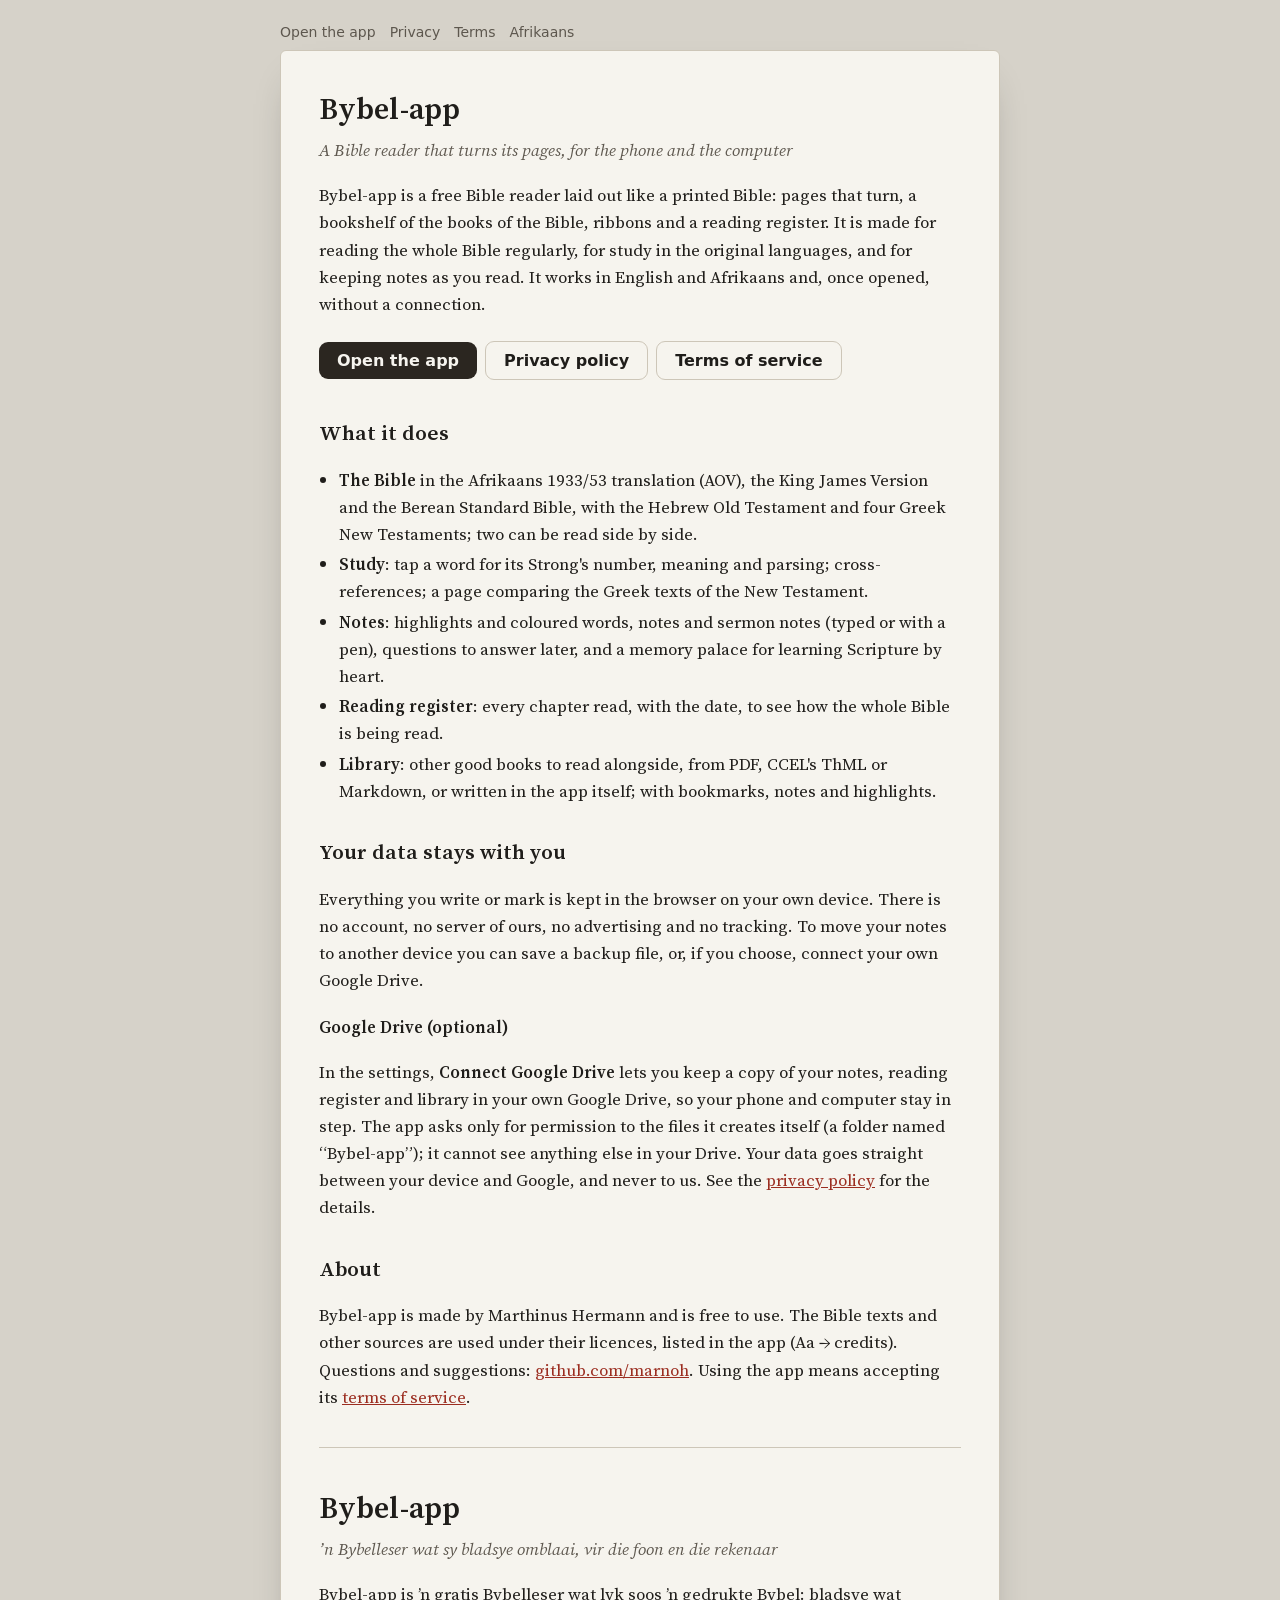
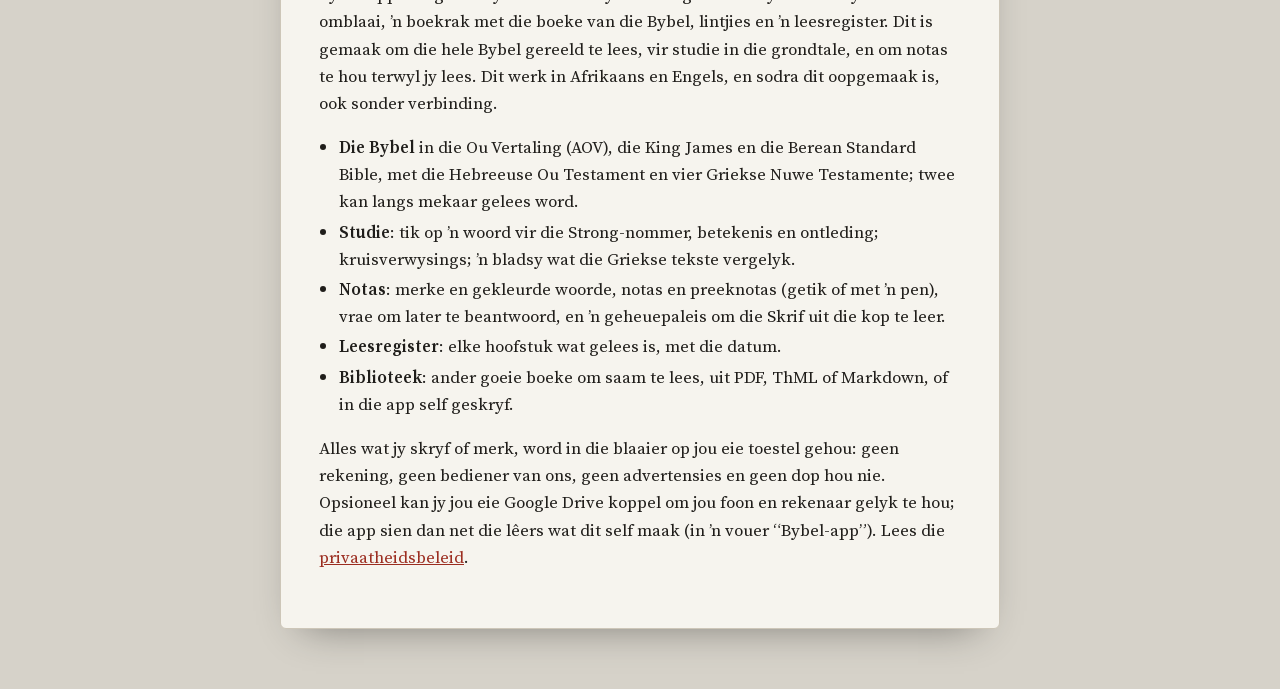
<file: home.html>
<!DOCTYPE html>
<html lang="en">
<head>
<meta charset="utf-8">
<meta name="viewport" content="width=device-width, initial-scale=1">
<title>Bybel-app — a Bible reader that turns its pages</title>
<meta name="description" content="A free Bible reader for the phone and computer, laid out like a printed Bible, with notes, a reading register and a library. Works offline.">
<link rel="icon" href="icon-192.png">
<link rel="stylesheet" href="page.css">
</head>
<body>
<nav><a href="./">Open the app</a><a href="privacy.html">Privacy</a><a href="terms.html">Terms</a><a href="#af">Afrikaans</a></nav>
<main>
<h1>Bybel-app</h1>
<p class="sub">A Bible reader that turns its pages, for the phone and the computer</p>
<p>Bybel-app is a free Bible reader laid out like a printed Bible: pages that turn, a bookshelf of the books of the
Bible, ribbons and a reading register. It is made for reading the whole Bible regularly, for study in the original
languages, and for keeping notes as you read. It works in English and Afrikaans and, once opened, without a connection.</p>
<p><a class="btn" href="./">Open the app</a><a class="btn alt" href="privacy.html">Privacy policy</a><a class="btn alt" href="terms.html">Terms of service</a></p>

<h2>What it does</h2>
<ul>
<li><b>The Bible</b> in the Afrikaans 1933/53 translation (AOV), the King James Version and the Berean Standard Bible, with the Hebrew Old Testament and four Greek New Testaments; two can be read side by side.</li>
<li><b>Study</b>: tap a word for its Strong's number, meaning and parsing; cross-references; a page comparing the Greek texts of the New Testament.</li>
<li><b>Notes</b>: highlights and coloured words, notes and sermon notes (typed or with a pen), questions to answer later, and a memory palace for learning Scripture by heart.</li>
<li><b>Reading register</b>: every chapter read, with the date, to see how the whole Bible is being read.</li>
<li><b>Library</b>: other good books to read alongside, from PDF, CCEL's ThML or Markdown, or written in the app itself; with bookmarks, notes and highlights.</li>
</ul>

<h2>Your data stays with you</h2>
<p>Everything you write or mark is kept in the browser on your own device. There is no account, no server of ours,
no advertising and no tracking. To move your notes to another device you can save a backup file, or, if you choose,
connect your own Google Drive.</p>

<h3>Google Drive (optional)</h3>
<p>In the settings, <b>Connect Google Drive</b> lets you keep a copy of your notes, reading register and library in
your own Google Drive, so your phone and computer stay in step. The app asks only for permission to the files it
creates itself (a folder named “Bybel-app”); it cannot see anything else in your Drive. Your data goes straight between
your device and Google, and never to us. See the <a href="privacy.html">privacy policy</a> for the details.</p>

<h2>About</h2>
<p>Bybel-app is made by Marthinus Hermann and is free to use. The Bible texts and other sources are used under their
licences, listed in the app (Aa → credits). Questions and suggestions: <a href="https://github.com/marnoh">github.com/marnoh</a>. Using the app means accepting its <a href="terms.html">terms of service</a>.</p>

<hr id="af">
<h1 lang="af">Bybel-app</h1>
<p class="sub" lang="af">’n Bybelleser wat sy bladsye omblaai, vir die foon en die rekenaar</p>
<div lang="af">
<p>Bybel-app is ’n gratis Bybelleser wat lyk soos ’n gedrukte Bybel: bladsye wat omblaai, ’n boekrak met die boeke van die
Bybel, lintjies en ’n leesregister. Dit is gemaak om die hele Bybel gereeld te lees, vir studie in die grondtale, en om
notas te hou terwyl jy lees. Dit werk in Afrikaans en Engels, en sodra dit oopgemaak is, ook sonder verbinding.</p>
<ul>
<li><b>Die Bybel</b> in die Ou Vertaling (AOV), die King James en die Berean Standard Bible, met die Hebreeuse Ou Testament en vier Griekse Nuwe Testamente; twee kan langs mekaar gelees word.</li>
<li><b>Studie</b>: tik op ’n woord vir die Strong-nommer, betekenis en ontleding; kruisverwysings; ’n bladsy wat die Griekse tekste vergelyk.</li>
<li><b>Notas</b>: merke en gekleurde woorde, notas en preeknotas (getik of met ’n pen), vrae om later te beantwoord, en ’n geheuepaleis om die Skrif uit die kop te leer.</li>
<li><b>Leesregister</b>: elke hoofstuk wat gelees is, met die datum.</li>
<li><b>Biblioteek</b>: ander goeie boeke om saam te lees, uit PDF, ThML of Markdown, of in die app self geskryf.</li>
</ul>
<p>Alles wat jy skryf of merk, word in die blaaier op jou eie toestel gehou: geen rekening, geen bediener van ons, geen
advertensies en geen dop hou nie. Opsioneel kan jy jou eie Google Drive koppel om jou foon en rekenaar gelyk te hou;
die app sien dan net die lêers wat dit self maak (in ’n vouer “Bybel-app”). Lees die <a href="privacy.html#af">privaatheidsbeleid</a>.</p>
</div>
</main>
</body>
</html>
</file>
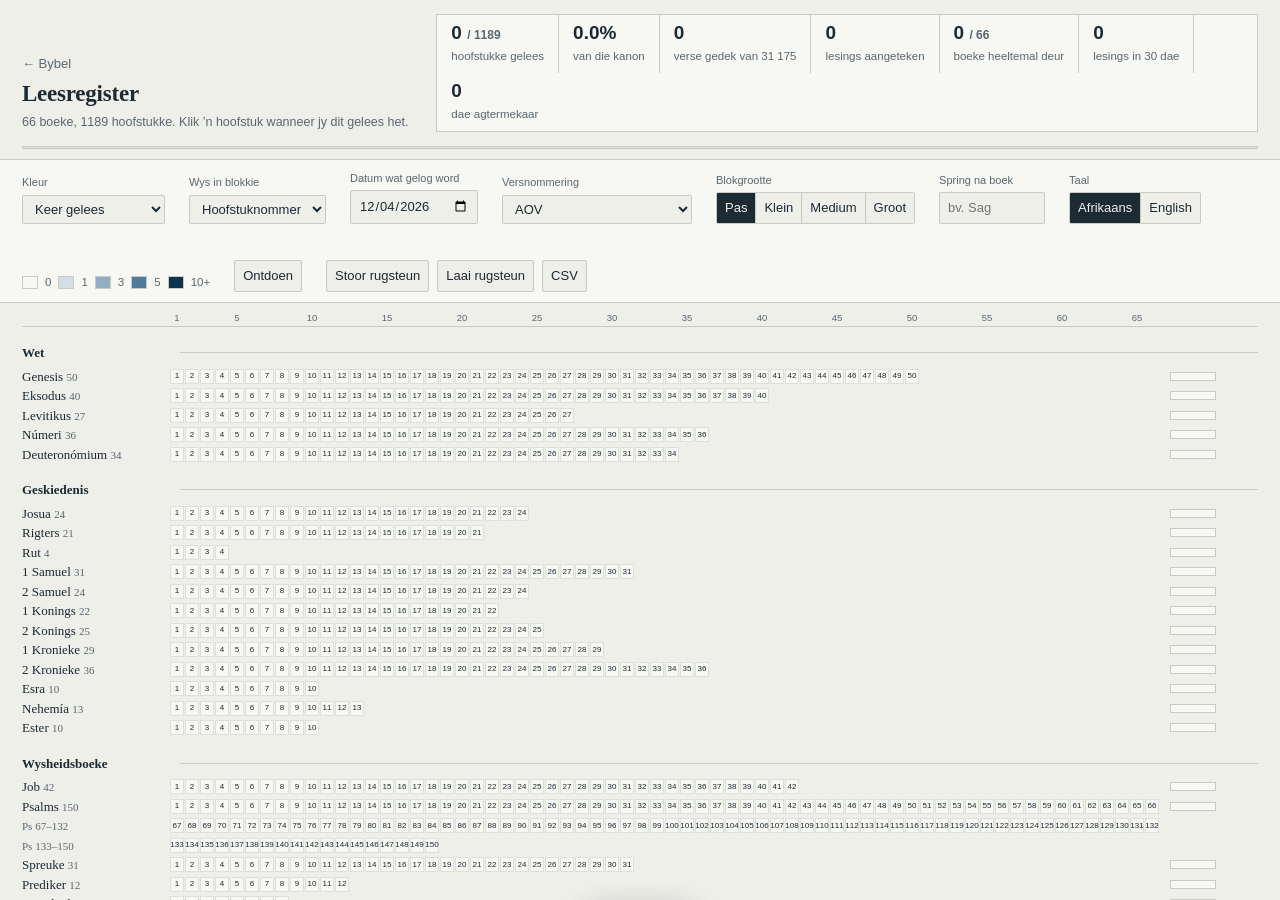
<file: leesregister.html>
<!DOCTYPE html>
<html lang="af">
<head>
<meta charset="utf-8">
<meta name="viewport" content="width=device-width, initial-scale=1, viewport-fit=cover">
<title>Bybel Leesregister</title>
<link rel="manifest" href="manifest.webmanifest">
<link rel="icon" href="icon-192.png" type="image/png">
<link rel="apple-touch-icon" href="apple-touch-icon.png">
<meta name="theme-color" content="#d3d0c8" media="(prefers-color-scheme: light)">
<meta name="theme-color" content="#131211" media="(prefers-color-scheme: dark)">
<meta name="mobile-web-app-capable" content="yes">
<meta name="apple-mobile-web-app-capable" content="yes">
<meta name="apple-mobile-web-app-title" content="Bybel">
<meta name="apple-mobile-web-app-status-bar-style" content="default">
<style>
:root{
  color-scheme:light dark;
  --paper:#EFEFEA; --surface:#F7F7F3; --surface-2:#E6E7E0;
  --ink:#1C2A33; --ink-soft:#5A6771; --hair:#C9CAC2; --hair-soft:#DEDFD8;
  --rubric:#9B2C22;
  --cell-w:22px; --cell-h:19px; --name-w:148px; --field-w:calc(66 * (var(--cell-w) + 1px));
  --tip-gap:0px;
  --r1:#D5DEE4; --r2:#B4C6D2; --r3:#92AEC0; --r4:#6F95AE;
  --r5:#4E7C9A; --r6:#336385; --r7:#1E4B6B; --r8:#0E3450;
  --c1:#1E4B6B; --c2:#4E7C9A; --c3:#83A6BC; --c4:#B4C9D5; --c5:#DCE4E8;
  --v1:#7FB069; --v2:#A7C66B; --v3:#CBD96E; --v4:#EBDE72;
  --v5:#F2CB63; --v6:#EFA85C; --v7:#E3815A; --v8:#D1584B;
  --on-dark:#F2F3EF;
}
@media (prefers-color-scheme:dark){
  :root:not([data-theme="light"]){
    --paper:#15191C; --surface:#1C2125; --surface-2:#242A2F;
    --ink:#E6E7E1; --ink-soft:#97A0A7; --hair:#343B41; --hair-soft:#272D32;
    --rubric:#D2685C;
    --r1:#20303B; --r2:#2A4253; --r3:#35566C; --r4:#416A85;
    --r5:#4E7F9E; --r6:#5E95B6; --r7:#7FB1CD; --r8:#A8CCE2;
    --c1:#A8CCE2; --c2:#6E9FBD; --c3:#4B758F; --c4:#334E60; --c5:#253540;
    --v1:#4F7C45; --v2:#6D8F43; --v3:#8C9B45; --v4:#A99A4A;
    --v5:#B08746; --v6:#AE6C40; --v7:#A1543E; --v8:#8E3E36;
    --on-dark:#0E1316;
  }
}
*{box-sizing:border-box}
html{scroll-padding-top:env(safe-area-inset-top,0px)}
body{
  margin:0; padding-top:env(safe-area-inset-top,0px); padding-bottom:env(safe-area-inset-bottom,0px);
  height:100vh; height:100dvh; display:flex; flex-direction:column; overflow:hidden;
  background:var(--paper); color:var(--ink);
  font:400 14px/1.5 -apple-system,BlinkMacSystemFont,"Segoe UI",Roboto,Helvetica,Arial,sans-serif;
  font-variant-numeric:tabular-nums;
}
.serif{font-family:"Iowan Old Style","Palatino Linotype",Palatino,"Book Antiqua",Georgia,serif}

/* ---------- colophon ---------- */
header{display:flex;flex-wrap:wrap;align-items:flex-end;gap:12px 28px;
  padding:14px 22px 10px;border-bottom:1px solid var(--hair);flex:none}
.who{min-width:230px}
h1{font-family:"Iowan Old Style","Palatino Linotype",Palatino,"Book Antiqua",Georgia,serif;
   font-size:23px;font-weight:600;letter-spacing:-.01em;margin:0 0 1px}
.sub{color:var(--ink-soft);font-size:12.5px;margin:0}
.tally{display:flex;flex-wrap:wrap;gap:0;flex:1;min-width:320px;border:1px solid var(--hair);background:var(--surface)}
.tally div{padding:7px 14px;border-right:1px solid var(--hair);min-width:100px}
.tally div:last-child{border-right:0}
.tally b{display:block;font-size:19px;font-weight:600;line-height:1.2}
.tally span{font-size:11.5px;color:var(--ink-soft)}
.bar{height:3px;background:var(--surface-2);border:1px solid var(--hair);flex-basis:100%;margin-top:2px}
.bar i{display:block;height:100%;background:var(--ink)}

/* ---------- controls ---------- */
.controls{display:flex;flex-wrap:wrap;gap:16px 24px;align-items:flex-end;
  padding:10px 22px;border-bottom:1px solid var(--hair);background:var(--surface);flex:none;z-index:30}
.field{display:flex;flex-direction:column;gap:4px}
.field>label{font-size:11px;color:var(--ink-soft)}
select,input[type=date],input[type=search],button{
  font:inherit;font-size:13px;color:var(--ink);background:var(--paper);
  border:1px solid var(--hair);border-radius:2px;padding:5px 8px}
button{cursor:pointer}
button:hover{background:var(--surface-2)}
button:focus-visible,select:focus-visible,input:focus-visible,.cell:focus-visible{
  outline:2px solid var(--rubric);outline-offset:1px}
.seg{display:flex;border:1px solid var(--hair);border-radius:2px;overflow:hidden}
.seg button{border:0;border-right:1px solid var(--hair);border-radius:0;background:var(--paper)}
.seg button:last-child{border-right:0}
.seg button[aria-pressed=true]{background:var(--ink);color:var(--paper)}
.spacer{flex:1}
.quiet{color:var(--ink-soft);font-size:12px}
.linkish{background:none;border:0;padding:4px 2px;color:var(--ink-soft);text-decoration:underline;
  text-underline-offset:2px}
.linkish:hover{color:var(--ink);background:none}

/* ---------- legend ---------- */
.legend{display:flex;align-items:center;gap:7px;font-size:11.5px;color:var(--ink-soft)}
.swatch{width:16px;height:13px;border:1px solid var(--hair)}

/* ---------- grid ---------- */
main{flex:1;min-height:0;overflow:auto;padding:0 22px 40px;scrollbar-width:thin;scrollbar-color:var(--hair) transparent}
main::-webkit-scrollbar{width:10px;height:10px}
main::-webkit-scrollbar-track{background:transparent}
main::-webkit-scrollbar-thumb{background:var(--hair);border-radius:6px;border:2px solid var(--paper)}
main::-webkit-scrollbar-corner{background:transparent}
.ruler{display:grid;grid-template-columns:var(--name-w) var(--field-w);align-items:end;
  position:sticky;top:0;background:var(--paper);z-index:20;
  padding:10px 0 4px;border-bottom:1px solid var(--hair);width:max-content;min-width:100%}
.ruler>div:first-child{position:sticky;left:0;background:var(--paper);align-self:stretch}
.ruler .ticks{display:grid;grid-auto-flow:column;grid-auto-columns:var(--cell-w);gap:1px}
.ruler .ticks span{font-size:9.5px;color:var(--ink-soft);text-align:center;line-height:1}
.grp{display:grid;grid-template-columns:var(--name-w) auto;width:max-content;min-width:100%;
  margin:16px 0 4px;align-items:center;gap:10px}
.grp h2{font-family:"Iowan Old Style","Palatino Linotype",Palatino,Georgia,serif;
  font-size:13px;font-weight:600;margin:0;white-space:nowrap;
  position:sticky;left:0;background:var(--paper);z-index:10;padding-right:8px}
.grp i{display:block;height:1px;background:var(--hair)}
.row{display:grid;grid-template-columns:var(--name-w) var(--field-w) 56px;align-items:center;
  width:max-content;min-width:100%}
.row:hover .bk{color:var(--rubric)}
.bk{font-family:"Iowan Old Style","Palatino Linotype",Palatino,Georgia,serif;
  font-size:13px;white-space:nowrap;overflow:hidden;text-overflow:ellipsis;padding-right:10px;
  position:sticky;left:0;background:var(--paper);z-index:10}
.bk em{font-style:normal;color:var(--ink-soft);font-size:11px}
.cells{display:grid;grid-auto-flow:column;grid-auto-columns:var(--cell-w);gap:1px;
  padding:1px 0}
.cell{position:relative;width:var(--cell-w);height:var(--cell-h);border:1px solid var(--hair-soft);
  background:var(--surface);color:var(--ink);font:inherit;font-size:var(--cell-f,10px);line-height:1;
  padding:0;display:flex;align-items:center;justify-content:center;cursor:pointer;
  border-radius:0;font-variant-numeric:tabular-nums}
.cell:hover{border-color:var(--rubric)}
.cell.sel{outline:2px solid var(--rubric);outline-offset:-1px;z-index:5}
.grid[data-view=verses] .cell.big::after{content:"";position:absolute;right:0;top:0;
  border:3px solid transparent;border-top-color:var(--rubric);border-right-color:var(--rubric)}
.prog{height:9px;border:1px solid var(--hair);background:var(--surface);margin-left:10px}
.prog i{display:block;height:100%;background:var(--ink)}
.pslabel{color:var(--ink-soft);font-size:11px}

.grid[data-view=read] :is(.cell,.strip i)[data-l="1"]{background:var(--r1)}
.grid[data-view=read] :is(.cell,.strip i)[data-l="2"]{background:var(--r2)}
.grid[data-view=read] :is(.cell,.strip i)[data-l="3"]{background:var(--r3)}
.grid[data-view=read] :is(.cell,.strip i)[data-l="4"]{background:var(--r4)}
.grid[data-view=read] :is(.cell,.strip i)[data-l="5"]{background:var(--r5);color:var(--on-dark)}
.grid[data-view=read] :is(.cell,.strip i)[data-l="6"]{background:var(--r6);color:var(--on-dark)}
.grid[data-view=read] :is(.cell,.strip i)[data-l="7"]{background:var(--r7);color:var(--on-dark)}
.grid[data-view=read] :is(.cell,.strip i)[data-l="8"]{background:var(--r8);color:var(--on-dark)}
.grid[data-view=recency] :is(.cell,.strip i)[data-l="1"]{background:var(--c1);color:var(--on-dark)}
.grid[data-view=recency] :is(.cell,.strip i)[data-l="2"]{background:var(--c2);color:var(--on-dark)}
.grid[data-view=recency] :is(.cell,.strip i)[data-l="3"]{background:var(--c3)}
.grid[data-view=recency] :is(.cell,.strip i)[data-l="4"]{background:var(--c4)}
.grid[data-view=recency] :is(.cell,.strip i)[data-l="5"]{background:var(--c5)}
.grid[data-view=recency] :is(.cell,.strip i)[data-l="6"]{background:transparent;border-style:dotted;border-color:var(--rubric)}
.grid[data-view=verses] :is(.cell,.strip i)[data-l="1"]{background:var(--v1)}
.grid[data-view=verses] :is(.cell,.strip i)[data-l="2"]{background:var(--v2)}
.grid[data-view=verses] :is(.cell,.strip i)[data-l="3"]{background:var(--v3)}
.grid[data-view=verses] :is(.cell,.strip i)[data-l="4"]{background:var(--v4)}
.grid[data-view=verses] :is(.cell,.strip i)[data-l="5"]{background:var(--v5)}
.grid[data-view=verses] :is(.cell,.strip i)[data-l="6"]{background:var(--v6)}
.grid[data-view=verses] :is(.cell,.strip i)[data-l="7"]{background:var(--v7)}
.grid[data-view=verses] :is(.cell,.strip i)[data-l="8"]{background:var(--v8)}
.grid[data-view=binary] :is(.cell,.strip i)[data-l="1"]{background:var(--r6);color:var(--on-dark)}
.grid .cell.today{box-shadow:inset 0 0 0 2px var(--rubric)}

/* ---------- tooltip + detail ---------- */
#tip{position:fixed;z-index:60;pointer-events:none;background:var(--ink);color:var(--paper);
  padding:5px 8px;font-size:12px;border-radius:2px;opacity:0;transition:opacity .08s;max-width:240px}
#tip.on{opacity:1}
#detail{position:fixed;right:16px;bottom:16px;z-index:50;width:290px;background:var(--surface);
  border:1px solid var(--ink);padding:12px 14px;display:none;
  margin-bottom:env(safe-area-inset-bottom,0px);max-height:60vh;overflow:auto}
#detail.on{display:block}
#detail h3{font-family:"Iowan Old Style","Palatino Linotype",Palatino,Georgia,serif;
  font-size:17px;margin:0 0 2px;font-weight:600}
#detail .meta{font-size:12px;color:var(--ink-soft);margin-bottom:10px}
.chips{display:flex;flex-wrap:wrap;gap:5px;margin-bottom:10px}
.chip{font-size:11.5px;border:1px solid var(--hair);background:var(--paper);padding:2px 5px;
  display:flex;align-items:center;gap:5px}
.chip button{border:0;background:none;padding:0 1px;color:var(--rubric);font-size:13px;line-height:1}
.drow{display:flex;gap:8px;align-items:center;margin-top:8px}
#close{position:absolute;top:8px;right:10px;border:0;background:none;font-size:16px;color:var(--ink-soft);padding:2px 4px}


/* ---------- phone: one card per book, chapters wrap to the screen ---------- */
#more,.phoneonly{display:none}
#snack{position:fixed;left:50%;bottom:calc(18px + env(safe-area-inset-bottom,0px));transform:translate(-50%,140%);z-index:70;
  display:flex;align-items:center;gap:14px;background:var(--ink);color:var(--paper);padding:10px 12px 10px 16px;border-radius:10px;
  font-size:14px;box-shadow:0 10px 30px rgba(0,0,0,.3);transition:transform .2s;max-width:calc(100vw - 24px)}
#snack.on{transform:translate(-50%,0)}
#snack button{background:none;border:0;color:var(--paper);font-weight:600;padding:4px 6px;text-decoration:underline;text-underline-offset:3px}
body.phone{height:auto;min-height:100dvh;display:block;overflow:visible}
body.phone .deskonly{display:none}
body.phone .phoneonly{display:revert}
body.phone header{padding:12px 14px 8px;gap:8px}
body.phone .who{min-width:0}
body.phone h1{font-size:21px}
body.phone .sub{display:none}
body.phone .tally{min-width:0;flex:1 1 100%;flex-wrap:nowrap;overflow-x:auto;scrollbar-width:none;scroll-snap-type:x proximity}
body.phone .tally::-webkit-scrollbar{display:none}
body.phone .tally div{min-width:auto;flex:none;padding:6px 12px;scroll-snap-align:start}
body.phone .tally b{font-size:16px}
body.phone .controls{position:sticky;top:0;padding:8px 12px;gap:8px;align-items:center;flex-wrap:wrap}
body.phone .controls .field>label{display:none}
body.phone .controls .m-more,body.phone .controls .m-hide,body.phone .controls .spacer,body.phone .controls .backups{display:none}
body.phone .controls.showmore .m-more,body.phone .controls.showmore .backups{display:flex;flex-basis:100%}
body.phone .controls.showmore .field.m-more{flex-basis:100%}
body.phone .controls.showmore .field.m-more>label{display:block}
body.phone .controls .field:first-child{order:1;flex:1;min-width:0}
body.phone .f-date{order:2}
body.phone .controls .m-more{order:10}
body.phone .backups{order:14}
body.phone .backups>label{display:none!important}
body.phone .controls select,body.phone .controls input,body.phone .controls button{font-size:15px;padding:8px 10px}
body.phone #view{width:100%}
body.phone #more{display:inline-block}
body.phone #undo,body.phone #more{min-width:44px;font-size:19px;padding:6px 10px;line-height:1.2}
body.phone #date{width:9.2em}
body.phone .legendfield{order:20;flex-basis:100%}
body.phone .legendfield .legend{flex-wrap:wrap}
body.phone .actions{order:3}
body.phone main{overflow:visible;padding:0 12px 96px}
body.phone .ruler{display:none}
body.phone .grp{display:flex;align-items:baseline;justify-content:space-between;width:auto;min-width:0;margin:20px 2px 8px;gap:8px}
body.phone .grp h2{position:static;font-size:16px;background:none}
body.phone .grp i{display:none}
.gcount{font-size:12px;color:var(--ink-soft)}
.bcard{border:1px solid var(--hair);background:var(--surface);border-radius:9px;margin:0 0 6px;overflow:hidden;scroll-margin-top:72px}
.bhead{display:flex;align-items:center;gap:10px;width:100%;border:0;background:none;padding:12px 12px;border-radius:0;text-align:left;color:var(--ink)}
.bhead:hover{background:none}
.bname{font-family:"Iowan Old Style","Palatino Linotype",Palatino,Georgia,serif;font-size:16.5px;flex:0 0 40%;
  white-space:nowrap;overflow:hidden;text-overflow:ellipsis}
.strip{flex:1;display:flex;height:10px;border-radius:2px;overflow:hidden;background:var(--surface-2);min-width:40px}
.strip i{flex:1 1 0;min-width:0}
.bcount{font-size:12.5px;color:var(--ink-soft);min-width:44px;text-align:right;font-variant-numeric:tabular-nums}
.chev{color:var(--ink-soft);font-size:18px;line-height:1;transition:transform .15s;width:10px}
.bcard.open .chev{transform:rotate(90deg)}
.bcard .cells{display:none}
.bcard.open .cells{display:grid;grid-auto-flow:row;grid-template-columns:repeat(auto-fill,minmax(42px,1fr));grid-auto-columns:auto;gap:5px;padding:0 12px 14px}
body.phone .cell{width:auto;height:42px;font-size:15px;border-radius:6px;-webkit-user-select:none;user-select:none;-webkit-touch-callout:none}
body.phone .grid .cell.today{box-shadow:inset 0 0 0 2px var(--rubric)}
body.phone #detail{left:0;right:0;bottom:0;width:auto;border:0;border-top:1px solid var(--hair);border-radius:16px 16px 0 0;margin:0;
  padding:18px 18px calc(18px + env(safe-area-inset-bottom,0px));max-height:70vh;box-shadow:0 -12px 34px rgba(0,0,0,.28)}
body.phone #detail h3{font-size:20px}
body.phone .chip{font-size:14px;padding:5px 8px}
body.phone .chip button{font-size:18px}
body.phone #close{font-size:22px;top:12px;right:14px}
body.phone .drow input,body.phone .drow button{font-size:15px;padding:8px 10px}
.tobible{display:inline-block;font-size:13px;color:var(--ink-soft);text-decoration:none;margin-bottom:4px}
.tobible:hover{color:var(--ink)}
footer{padding:26px 0 10px;color:var(--ink-soft);font-size:12px;max-width:72ch;position:sticky;left:0}
footer p{margin:8px 0}
.note{border-left:2px solid var(--rubric);padding-left:12px}

@media print{
  .controls,#detail,#tip,footer,.actions{display:none!important}
  body{background:#fff;height:auto;display:block;overflow:visible}
  main{overflow:visible;padding:0}
  .ruler{position:static}
  .cell{-webkit-print-color-adjust:exact;print-color-adjust:exact}
  :root{--cell-w:17px;--cell-h:15px;--name-w:120px}
}
@media (max-height:760px){
  header{padding:8px 22px 6px;gap:8px 20px}
  h1{font-size:19px} .sub{display:none}
  .tally div{padding:5px 12px} .tally b{font-size:17px}
}
@media (prefers-reduced-motion:reduce){*{transition:none!important}}
</style>
</head>
<body>

<header>
  <div class="who">
    <a class="tobible" href="./" data-t="toBible"></a>
    <h1 class="serif" data-t="h1">Leesregister</h1>
    <p class="sub" data-t="sub"></p>
  </div>
  <div class="tally" id="tally"></div>
  <div class="bar"><i id="bar" style="width:0%"></i></div>
</header>

<div class="controls">
  <div class="field">
    <label for="view" data-t="lblView"></label>
    <select id="view">
      <option value="read" data-t="optRead"></option>
      <option value="recency" data-t="optRecency"></option>
      <option value="verses" data-t="optVerses"></option>
      <option value="binary" data-t="optBinary"></option>
    </select>
  </div>
  <div class="field m-more">
    <label for="label" data-t="lblLabel"></label>
    <select id="label">
      <option value="ch" data-t="optCh"></option>
      <option value="v" data-t="optV"></option>
      <option value="n" data-t="optN"></option>
      <option value="" data-t="optNone"></option>
    </select>
  </div>
  <div class="field f-date">
    <label for="date" data-t="lblDate"></label>
    <input type="date" id="date">
  </div>
  <div class="field m-more">
    <label for="vers" data-t="lblVers"></label>
    <select id="vers">
      <option value="aov" data-t="optAov"></option>
      <option value="heb" data-t="optHeb"></option>
      <option value="kjv" data-t="optKjv"></option>
    </select>
  </div>
  <div class="field m-hide">
    <label id="sizelab" data-t="lblSize"></label>
    <div class="seg" id="size" role="group" aria-labelledby="sizelab">
      <button data-s="fit" type="button" aria-pressed="true" data-t="szFit"></button>
      <button data-s="18" type="button" data-t="szS"></button>
      <button data-s="22" type="button" data-t="szM"></button>
      <button data-s="28" type="button" data-t="szL"></button>
    </div>
  </div>
  <div class="field m-more">
    <label for="find" data-t="lblFind"></label>
    <input type="search" id="find" data-tp="phFind" size="10">
  </div>
  <div class="field m-more">
    <label id="langlab" data-t="lblLang"></label>
    <div class="seg" id="lang" role="group" aria-labelledby="langlab">
      <button data-l="af" type="button" lang="af">Afrikaans</button>
      <button data-l="en" type="button" lang="en">English</button>
    </div>
  </div>
  <div class="spacer"></div>
  <div class="field legendfield">
    <label>&nbsp;</label>
    <div class="legend" id="legend"></div>
  </div>
  <div class="field actions">
    <label>&nbsp;</label>
    <div style="display:flex;gap:8px;align-items:center">
      <button id="undo" type="button" disabled data-t="btnUndo"></button>
      <button id="more" type="button" aria-expanded="false" data-t="more"></button>
      <input type="file" id="file" accept=".json,application/json" hidden>
    </div>
  </div>
  <div class="field backups">
    <label>&nbsp;</label>
    <div style="display:flex;gap:8px;align-items:center;flex-wrap:wrap">
      <button id="export" type="button" data-t="btnExport"></button>
      <button id="import" type="button" data-t="btnImport"></button>
      <button id="csv" type="button">CSV</button>
      <button id="allopen" type="button" class="phoneonly"></button>
    </div>
  </div>
</div>

<main>
  <div class="ruler"><div></div><div class="ticks" id="ticks"></div></div>
  <div class="grid" id="grid" data-view="read"></div>
  <footer>
  <p class="note" data-t="noteStore"></p>
  <p data-t="noteKeys" class="deskonly"></p>
  <p data-t="notePhone" class="phoneonly"></p>
  <p id="versnote"></p>
  </footer>
</main>

<div id="tip" role="tooltip"></div>
<div id="snack" role="status"><span></span><button type="button" id="snackundo" data-t="btnUndo"></button></div>
<div id="detail" aria-live="polite">
  <button id="close" type="button" data-ta="aClose">&times;</button>
  <h3 id="dtitle" class="serif"></h3>
  <div class="meta" id="dmeta"></div>
  <div class="chips" id="dchips"></div>
  <div class="drow">
    <input type="date" id="dadd">
    <button id="dbtn" type="button" data-t="btnAddDate"></button>
  </div>
</div>

<script>
const DATA = {"groups":["Wet","Geskiedenis","Wysheidsboeke","Groot profete","Klein profete","Evangelies & Handelinge","Pauliniese briewe","Algemene briewe","Openbaring"],"books":[{"o":"Gen","n":"Genesis","s":"Gen","g":0,"k":[31,25,24,26,32,22,24,22,29,32,32,20,18,24,21,16,27,33,38,18,34,24,20,67,34,35,46,22,35,43,55,32,20,31,29,43,36,30,23,23,57,38,34,34,28,34,31,22,33,26],"m":[31,25,24,26,32,22,24,22,29,32,32,20,18,24,21,16,27,33,38,18,34,24,20,67,34,35,46,22,35,43,54,33,20,31,29,43,36,30,23,23,57,38,34,34,28,34,31,22,33,26]},{"o":"Exod","n":"Eksodus","s":"Eks","g":0,"k":[22,25,22,31,23,30,25,32,35,29,10,51,22,31,27,36,16,27,25,26,36,31,33,18,40,37,21,43,46,38,18,35,23,35,35,38,29,31,43,38],"m":[22,25,22,31,23,30,29,28,35,29,10,51,22,31,27,36,16,27,25,26,37,30,33,18,40,37,21,43,46,38,18,35,23,35,35,38,29,31,43,38],"a":[22,25,22,31,24,29,25,32,35,29,10,51,22,31,27,36,16,27,25,26,36,31,33,18,40,37,21,43,46,38,18,35,23,35,35,38,29,31,43,38]},{"o":"Lev","n":"Levitikus","s":"Lev","g":0,"k":[17,16,17,35,19,30,38,36,24,20,47,8,59,57,33,34,16,30,37,27,24,33,44,23,55,46,34],"m":[17,16,17,35,26,23,38,36,24,20,47,8,59,57,33,34,16,30,37,27,24,33,44,23,55,46,34]},{"o":"Num","n":"Númeri","s":"Num","g":0,"k":[54,34,51,49,31,27,89,26,23,36,35,16,33,45,41,50,13,32,22,29,35,41,30,25,18,65,23,31,40,16,54,42,56,29,34,13],"m":[54,34,51,49,31,27,89,26,23,36,35,16,33,45,41,35,28,32,22,29,35,41,30,25,19,65,23,31,39,17,54,42,56,29,34,13]},{"o":"Deut","n":"Deuteronómium","s":"Deut","g":0,"k":[46,37,29,49,33,25,26,20,29,22,32,32,18,29,23,22,20,22,21,20,23,30,25,22,19,19,26,68,29,20,30,52,29,12],"m":[46,37,29,49,33,25,26,20,29,22,32,31,19,29,23,22,20,22,21,20,23,29,26,22,19,19,26,69,28,20,30,52,29,12]},{"o":"Josh","n":"Josua","s":"Jos","g":1,"k":[18,24,17,24,15,27,26,35,27,43,23,24,33,15,63,10,18,28,51,9,45,34,16,33],"m":null},{"o":"Judg","n":"Rigters","s":"Rig","g":1,"k":[36,23,31,24,31,40,25,35,57,18,40,15,25,20,20,31,13,31,30,48,25],"m":null},{"o":"Ruth","n":"Rut","s":"Rut","g":1,"k":[22,23,18,22],"m":null},{"o":"1Sam","n":"1 Samuel","s":"1 Sam","g":1,"k":[28,36,21,22,12,21,17,22,27,27,15,25,23,52,35,23,58,30,24,42,15,23,29,22,44,25,12,25,11,31,13],"m":[28,36,21,22,12,21,17,22,27,27,15,25,23,52,35,23,58,30,24,42,16,23,28,23,44,25,12,25,11,31,13],"a":[28,36,21,22,12,21,17,22,27,27,15,25,23,52,35,23,58,30,24,43,15,23,28,23,44,25,12,25,11,31,13]},{"o":"2Sam","n":"2 Samuel","s":"2 Sam","g":1,"k":[27,32,39,12,25,23,29,18,13,19,27,31,39,33,37,23,29,33,43,26,22,51,39,25],"m":[27,32,39,12,25,23,29,18,13,19,27,31,39,33,37,23,29,32,44,26,22,51,39,25]},{"o":"1Kgs","n":"1 Konings","s":"1 Kon","g":1,"k":[53,46,28,34,18,38,51,66,28,29,43,33,34,31,34,34,24,46,21,43,29,53],"m":[53,46,28,20,32,38,51,66,28,29,43,33,34,31,34,34,24,46,21,43,29,54],"a":[53,47,28,34,18,38,51,66,28,29,43,33,34,31,34,34,24,46,21,43,29,54]},{"o":"2Kgs","n":"2 Konings","s":"2 Kon","g":1,"k":[18,25,27,44,27,33,20,29,37,36,21,21,25,29,38,20,41,37,37,21,26,20,37,20,30],"m":[18,25,27,44,27,33,20,29,37,36,20,22,25,29,38,20,41,37,37,21,26,20,37,20,30]},{"o":"1Chr","n":"1 Kronieke","s":"1 Kron","g":1,"k":[54,55,24,43,26,81,40,40,44,14,47,40,14,17,29,43,27,17,19,8,30,19,32,31,31,32,34,21,30],"m":[54,55,24,43,41,66,40,40,44,14,47,41,14,17,29,43,27,17,19,8,30,19,32,31,31,32,34,21,30]},{"o":"2Chr","n":"2 Kronieke","s":"2 Kron","g":1,"k":[17,18,17,22,14,42,22,18,31,19,23,16,22,15,19,14,19,34,11,37,20,12,21,27,28,23,9,27,36,27,21,33,25,33,27,23],"m":[18,17,17,22,14,42,22,18,31,19,23,16,23,14,19,14,19,34,11,37,20,12,21,27,28,23,9,27,36,27,21,33,25,33,27,23]},{"o":"Ezra","n":"Esra","s":"Esra","g":1,"k":[11,70,13,24,17,22,28,36,15,44],"m":null},{"o":"Neh","n":"Nehemía","s":"Neh","g":1,"k":[11,20,32,23,19,19,73,18,38,39,36,47,31],"m":[11,20,38,17,19,19,72,18,37,40,36,47,31],"a":[11,20,32,23,19,19,73,19,38,39,36,47,31]},{"o":"Esth","n":"Ester","s":"Est","g":1,"k":[22,23,15,17,14,14,10,17,32,3],"m":null},{"o":"Job","n":"Job","s":"Job","g":2,"k":[22,13,26,21,27,30,21,22,35,22,20,25,28,22,35,22,16,21,29,29,34,30,17,25,6,14,23,28,25,31,40,22,33,37,16,33,24,41,30,24,34,17],"m":[22,13,26,21,27,30,21,22,35,22,20,25,28,22,35,22,16,21,29,29,34,30,17,25,6,14,23,28,25,31,40,22,33,37,16,33,24,41,30,32,26,17],"a":[22,13,26,21,27,30,21,22,35,22,20,25,28,22,35,22,16,21,29,29,34,30,17,25,6,14,23,28,25,31,40,22,33,37,16,33,24,38,38,28,25,17]},{"o":"Ps","n":"Psalms","s":"Ps","g":2,"k":[6,12,8,8,12,10,17,9,20,18,7,8,6,7,5,11,15,50,14,9,13,31,6,10,22,12,14,9,11,12,24,11,22,22,28,12,40,22,13,17,13,11,5,26,17,11,9,14,20,23,19,9,6,7,23,13,11,11,17,12,8,12,11,10,13,20,7,35,36,5,24,20,28,23,10,12,20,72,13,19,16,8,18,12,13,17,7,18,52,17,16,15,5,23,11,13,12,9,9,5,8,28,22,35,45,48,43,13,31,7,10,10,9,8,18,19,2,29,176,7,8,9,4,8,5,6,5,6,8,8,3,18,3,3,21,26,9,8,24,13,10,7,12,15,21,10,20,14,9,6],"m":[6,12,9,9,13,11,18,10,21,18,7,9,6,7,5,11,15,51,15,10,14,32,6,10,22,12,14,9,11,13,25,11,22,23,28,13,40,23,14,18,14,12,5,27,18,12,10,15,21,23,21,11,7,9,24,14,12,12,18,14,9,13,12,11,14,20,8,36,37,6,24,20,28,23,11,13,21,72,13,20,17,8,19,13,14,17,7,19,53,17,16,16,5,23,11,13,12,9,9,5,8,29,22,35,45,48,43,14,31,7,10,10,9,8,18,19,2,29,176,7,8,9,4,8,5,6,5,6,8,8,3,18,3,3,21,26,9,8,24,14,10,8,12,15,21,10,20,14,9,6],"a":[6,12,9,9,13,11,18,10,21,18,7,9,6,7,5,11,15,51,15,10,14,32,6,10,22,12,14,9,11,13,25,11,22,23,28,13,40,23,14,18,14,12,5,27,18,12,10,15,21,23,21,11,7,9,24,14,12,12,18,14,9,13,12,11,14,20,8,36,37,6,24,20,28,23,11,13,21,72,13,20,17,8,19,13,14,17,7,19,53,17,16,16,5,23,11,13,12,9,9,5,8,29,22,35,45,48,43,14,31,7,10,10,9,8,18,19,2,29,176,7,8,9,4,8,5,6,5,6,8,8,3,18,3,3,21,26,9,8,24,14,10,8,12,15,21,10,20,14,9,6]},{"o":"Prov","n":"Spreuke","s":"Spr","g":2,"k":[33,22,35,27,23,35,27,36,18,32,31,28,25,35,33,33,28,24,29,30,31,29,35,34,28,28,27,28,27,33,31],"m":null,"a":[33,22,35,27,23,35,27,36,18,32,31,28,25,35,33,33,28,24,29,30,31,29,36,34,28,28,27,28,27,33,31]},{"o":"Eccl","n":"Prediker","s":"Pred","g":2,"k":[18,26,22,16,20,12,29,17,18,20,10,14],"m":[18,26,22,17,19,12,29,17,18,20,10,14],"a":[18,26,22,17,19,12,29,17,18,20,10,14]},{"o":"Song","n":"Hooglied","s":"Hoogl","g":2,"k":[17,17,11,16,16,13,13,14],"m":[17,17,11,16,16,12,14,14]},{"o":"Isa","n":"Jesaja","s":"Jes","g":3,"k":[31,22,26,6,30,13,25,22,21,34,16,6,22,32,9,14,14,7,25,6,17,25,18,23,12,21,13,29,24,33,9,20,24,17,10,22,38,22,8,31,29,25,28,28,25,13,15,22,26,11,23,15,12,17,13,12,21,14,21,22,11,12,19,12,25,24],"m":[31,22,26,6,30,13,25,23,20,34,16,6,22,32,9,14,14,7,25,6,17,25,18,23,12,21,13,29,24,33,9,20,24,17,10,22,38,22,8,31,29,25,28,28,25,13,15,22,26,11,23,15,12,17,13,12,21,14,21,22,11,12,19,11,25,24],"a":[31,22,26,6,30,13,25,23,20,34,16,6,22,32,9,14,14,7,25,6,17,25,18,23,12,21,13,29,24,33,9,20,24,17,10,22,38,22,8,31,29,25,28,28,25,13,15,22,26,11,23,15,12,17,13,12,21,14,21,22,11,12,19,12,25,24]},{"o":"Jer","n":"Jeremia","s":"Jer","g":3,"k":[19,37,25,31,31,30,34,22,26,25,23,17,27,22,21,21,27,23,15,18,14,30,40,10,38,24,22,17,32,24,40,44,26,22,19,32,21,28,18,16,18,22,13,30,5,28,7,47,39,46,64,34],"m":[19,37,25,31,31,30,34,23,25,25,23,17,27,22,21,21,27,23,15,18,14,30,40,10,38,24,22,17,32,24,40,44,26,22,19,32,21,28,18,16,18,22,13,30,5,28,7,47,39,46,64,34]},{"o":"Lam","n":"Klaagliedere","s":"Klaagl","g":3,"k":[22,22,66,22,22],"m":null},{"o":"Ezek","n":"Eségiël","s":"Eseg","g":3,"k":[28,10,27,17,17,14,27,18,11,22,25,28,23,23,8,63,24,32,14,49,32,31,49,27,17,21,36,26,21,26,18,32,33,31,15,38,28,23,29,49,26,20,27,31,25,24,23,35],"m":[28,10,27,17,17,14,27,18,11,22,25,28,23,23,8,63,24,32,14,44,37,31,49,27,17,21,36,26,21,26,18,32,33,31,15,38,28,23,29,49,26,20,27,31,25,24,23,35]},{"o":"Dan","n":"Daniël","s":"Dan","g":3,"k":[21,49,30,37,31,28,28,27,27,21,45,13],"m":[21,49,33,34,30,29,28,27,27,21,45,13],"a":[21,49,30,37,30,29,28,27,27,21,45,13]},{"o":"Hos","n":"Hoséa","s":"Hos","g":4,"k":[11,23,5,19,15,11,16,14,17,15,12,14,16,9],"m":[9,25,5,19,15,11,16,14,17,15,11,15,15,10],"a":[12,22,5,19,15,11,16,14,17,15,11,15,15,10]},{"o":"Joel","n":"Joël","s":"Joël","g":4,"k":[20,32,21],"m":null},{"o":"Amos","n":"Amos","s":"Amos","g":4,"k":[15,16,15,13,27,14,17,14,15],"m":null},{"o":"Obad","n":"Obadja","s":"Obad","g":4,"k":[21],"m":null},{"o":"Jonah","n":"Jona","s":"Jona","g":4,"k":[17,10,10,11],"m":[16,11,10,11]},{"o":"Mic","n":"Miga","s":"Miga","g":4,"k":[16,13,12,13,15,16,20],"m":[16,13,12,14,14,16,20],"a":[16,13,12,14,14,16,20]},{"o":"Nah","n":"Nahum","s":"Nah","g":4,"k":[15,13,19],"m":[14,14,19]},{"o":"Hab","n":"Hábakuk","s":"Hab","g":4,"k":[17,20,19],"m":null},{"o":"Zeph","n":"Sefánja","s":"Sef","g":4,"k":[18,15,20],"m":null},{"o":"Hag","n":"Haggai","s":"Hag","g":4,"k":[15,23],"m":null},{"o":"Zech","n":"Sagaría","s":"Sag","g":4,"k":[21,13,10,14,11,15,14,23,17,12,17,14,9,21],"m":[17,17,10,14,11,15,14,23,17,12,17,14,9,21]},{"o":"Mal","n":"Maleagi","s":"Mal","g":4,"k":[14,17,18,6],"m":null},{"o":"Matt","n":"Matthéüs","s":"Matt","g":5,"k":[25,23,17,25,48,34,29,34,38,42,30,50,58,36,39,28,27,35,30,34,46,46,39,51,46,75,66,20],"m":null},{"o":"Mark","n":"Markus","s":"Mark","g":5,"k":[45,28,35,41,43,56,37,38,50,52,33,44,37,72,47,20],"m":null},{"o":"Luke","n":"Lukas","s":"Luk","g":5,"k":[80,52,38,44,39,49,50,56,62,42,54,59,35,35,32,31,37,43,48,47,38,71,56,53],"m":null},{"o":"John","n":"Johannes","s":"Joh","g":5,"k":[51,25,36,54,47,71,53,59,41,42,57,50,38,31,27,33,26,40,42,31,25],"m":null,"a":[52,25,36,54,47,71,53,59,41,42,57,50,38,31,27,33,26,40,42,31,25]},{"o":"Acts","n":"Handelinge","s":"Hand","g":5,"k":[26,47,26,37,42,15,60,40,43,48,30,25,52,28,41,40,34,28,41,38,40,30,35,27,27,32,44,31],"m":null,"a":[26,47,26,37,42,15,60,40,43,48,30,25,52,28,41,40,34,28,40,38,40,30,35,27,27,32,44,31]},{"o":"Rom","n":"Romeine","s":"Rom","g":6,"k":[32,29,31,25,21,23,25,39,33,21,36,21,14,23,33,27],"m":null,"a":[32,29,31,25,21,23,26,39,33,21,36,21,14,23,33,27]},{"o":"1Cor","n":"1 Korinthiërs","s":"1 Kor","g":6,"k":[31,16,23,21,13,20,40,13,27,33,34,31,13,40,58,24],"m":null},{"o":"2Cor","n":"2 Korinthiërs","s":"2 Kor","g":6,"k":[24,17,18,18,21,18,16,24,15,18,33,21,14],"m":null,"a":[24,17,18,18,21,18,16,24,15,18,33,21,13]},{"o":"Gal","n":"Galásiërs","s":"Gal","g":6,"k":[24,21,29,31,26,18],"m":null},{"o":"Eph","n":"Efésiërs","s":"Ef","g":6,"k":[23,22,21,32,33,24],"m":null},{"o":"Phil","n":"Filippense","s":"Fil","g":6,"k":[30,30,21,23],"m":null},{"o":"Col","n":"Kolossense","s":"Kol","g":6,"k":[29,23,25,18],"m":null},{"o":"1Thess","n":"1 Thessalonicense","s":"1 Thess","g":6,"k":[10,20,13,18,28],"m":null},{"o":"2Thess","n":"2 Thessalonicense","s":"2 Thess","g":6,"k":[12,17,18],"m":null},{"o":"1Tim","n":"1 Timótheüs","s":"1 Tim","g":6,"k":[20,15,16,16,25,21],"m":null},{"o":"2Tim","n":"2 Timótheüs","s":"2 Tim","g":6,"k":[18,26,17,22],"m":null},{"o":"Titus","n":"Titus","s":"Tit","g":6,"k":[16,15,15],"m":null},{"o":"Phlm","n":"Filémon","s":"Filem","g":6,"k":[25],"m":null},{"o":"Heb","n":"Hebreërs","s":"Heb","g":7,"k":[14,18,19,16,14,20,28,13,28,39,40,29,25],"m":null},{"o":"Jas","n":"Jakobus","s":"Jak","g":7,"k":[27,26,18,17,20],"m":null},{"o":"1Pet","n":"1 Petrus","s":"1 Pet","g":7,"k":[25,25,22,19,14],"m":null},{"o":"2Pet","n":"2 Petrus","s":"2 Pet","g":7,"k":[21,22,18],"m":null},{"o":"1John","n":"1 Johannes","s":"1 Joh","g":7,"k":[10,29,24,21,21],"m":null},{"o":"2John","n":"2 Johannes","s":"2 Joh","g":7,"k":[13],"m":null},{"o":"3John","n":"3 Johannes","s":"3 Joh","g":7,"k":[14],"m":null,"a":[15]},{"o":"Jude","n":"Judas","s":"Jud","g":7,"k":[25],"m":null},{"o":"Rev","n":"Openbaring","s":"Op","g":8,"k":[20,29,22,11,14,17,17,13,21,11,19,17,18,20,8,21,18,24,21,15,27,21],"m":null,"a":[20,29,22,11,14,17,17,13,21,11,19,18,18,20,8,21,18,24,21,15,27,21]}]};

/* ---------- versification ---------- */
function versesFor(b, scheme){
  if(scheme==='aov') return b.a || b.k;   // counted from the AOV text itself
  if(scheme==='kjv' || !b.m) return b.k;
  return b.m;
}

/* ---------- taal / language ---------- */
const ENB=[["Genesis","Gen"],["Exodus","Ex"],["Leviticus","Lev"],["Numbers","Num"],["Deuteronomy","Deut"],
["Joshua","Josh"],["Judges","Judg"],["Ruth","Ruth"],["1 Samuel","1 Sam"],["2 Samuel","2 Sam"],
["1 Kings","1 Kgs"],["2 Kings","2 Kgs"],["1 Chronicles","1 Chr"],["2 Chronicles","2 Chr"],["Ezra","Ezra"],
["Nehemiah","Neh"],["Esther","Esth"],["Job","Job"],["Psalms","Ps"],["Proverbs","Prov"],
["Ecclesiastes","Eccl"],["Song of Songs","Song"],["Isaiah","Isa"],["Jeremiah","Jer"],["Lamentations","Lam"],
["Ezekiel","Ezek"],["Daniel","Dan"],["Hosea","Hos"],["Joel","Joel"],["Amos","Amos"],
["Obadiah","Obad"],["Jonah","Jonah"],["Micah","Mic"],["Nahum","Nah"],["Habakkuk","Hab"],
["Zephaniah","Zeph"],["Haggai","Hag"],["Zechariah","Zech"],["Malachi","Mal"],["Matthew","Matt"],
["Mark","Mark"],["Luke","Luke"],["John","John"],["Acts","Acts"],["Romans","Rom"],
["1 Corinthians","1 Cor"],["2 Corinthians","2 Cor"],["Galatians","Gal"],["Ephesians","Eph"],["Philippians","Phil"],
["Colossians","Col"],["1 Thessalonians","1 Thess"],["2 Thessalonians","2 Thess"],["1 Timothy","1 Tim"],["2 Timothy","2 Tim"],
["Titus","Titus"],["Philemon","Phlm"],["Hebrews","Heb"],["James","Jas"],["1 Peter","1 Pet"],
["2 Peter","2 Pet"],["1 John","1 John"],["2 John","2 John"],["3 John","3 John"],["Jude","Jude"],["Revelation","Rev"]];

const GROUPS_EN=["Law","History","Wisdom Books","Major Prophets","Minor Prophets",
  "Gospels & Acts","Pauline Epistles","General Epistles","Revelation"];

const T={
 af:{
  title:"Bybel Leesregister", h1:"Leesregister",
  sub:"66 boeke, 1189 hoofstukke. Klik \u2019n hoofstuk wanneer jy dit gelees het.",
  lblView:"Kleur", optRead:"Keer gelees", optRecency:"Laas gelees", optVerses:"Versetal",
  optBinary:"Gelees / ongelees",
  lblLabel:"Wys in blokkie", optCh:"Hoofstuknommer", optV:"Versetal", optN:"Keer gelees", optNone:"Niks",
  lblDate:"Datum wat gelog word",
  lblVers:"Versnommering", optAov:"AOV", optHeb:"Hebreeus / MT deurgaans", optKjv:"KJV / Engels",
  lblSize:"Blokgrootte", szFit:"Pas", szS:"Klein", szM:"Medium", szL:"Groot",
  lblFind:"Spring na boek", phFind:"bv. Sag", lblLang:"Taal",
  toBible:"\u2190 Bybel", more:"Meer", less:"Minder", openAll:"Vou alles oop", closeAll:"Vou alles toe", snackRead:" aangeteken",
  notePhone:"Tik op \u2019n hoofstuk = gelees op die datum bo. Hou vas = besonderhede, waar jy datums kan byvoeg of verwyder. Tik op \u2019n boek om sy hoofstukke oop of toe te vou.",
  btnUndo:"Ontdoen", btnExport:"Stoor rugsteun", btnImport:"Laai rugsteun", btnAddDate:"Voeg datum by",
  aClose:"Maak toe",
  noteStore:"Jou lesings word net in hierdie blaaier, op hierdie rekenaar, gestoor. Stoor gereeld \u2019n rugsteun \u2014 die JSON-l\u00eaer is die enigste kopie wat saamgaan as jy van masjien of blaaier verander.",
  noteKeys:"Klik = lees aangeteken op die datum hierbo. Shift-klik of regskliek = laaste lesing vir daardie hoofstuk verwyder. Pyltjies beweeg, spasie teken aan.",
  months:["Jan","Feb","Mrt","Apr","Mei","Jun","Jul","Aug","Sep","Okt","Nov","Des"],
  tChapters:"hoofstukke gelees", tPct:"van die kanon", tVersesOf:"verse gedek van ",
  tEvents:"lesings aangeteken", tBooks:"boeke heeltemal deur", t30:"lesings in 30 dae", tStreak:"dae agtermekaar",
  lgWeek:"week", lgMonth:"maand", lgQuarter:"kwartaal", lgYear:"jaar", lgNever:"nooit",
  lgShort:"kort", lgLong:"lank", lgBig:"\u25e2 = meer as 81 verse", lgUnread:"ongelees", lgRead:"gelees",
  verses:" verse", tipRead:"\u00d7 gelees, laas ", tipNone:"nog nie aangeteken nie",
  dTimes:" keer gelees", dUnread:"nog ongelees", dToday:"laas vandag", dYesterday:"laas gister",
  dAgoA:"laas ", dAgoB:" dae gelede", dNoDates:"Geen datums nie.",
  progOf:" van ", progCh:" hoofstukke gelees",
  csv:"boek,afkorting,hoofstuk,verse,keer_gelees,eerste,laaste,alle_datums",
  impNone:"Geen lesings in die l\u00eaer nie.", impFail:"Kon nie laai nie: ",
  impA:"Saamgevoeg: ", impB:" nuwe lesings bygekom.",
  storeFail:"Hierdie blaaier wil nie plaaslik stoor nie (",
  storeFail2:").\nJou klikke werk nog, maar hulle oorleef nie as jy die bladsy toemaak nie \u2014 stoor \u2019n rugsteun voor jy klaarmaak.",
  vnAov:"Versetalle volg die AOV self, getel uit die AOV-teks in die CrossReferences.org-data: die Psalms nommer hul opskrifte, en sowat dertig ander hoofstukke plaas \u2019n vers aan die ander kant van die hoofstukgrens as die Engelse Bybels. Hoofstukindeling is deurgaans die AOV s\u2019n \u2014 Jo\u00ebl 3 hoofstukke, Maleagi 4.",
  vnHeb:"Versetalle volg die Masoretiese teks deurgaans, ingevou op die AOV se hoofstukindeling.",
  vnKjv:"Versetalle volg die KJV / Engelse telling."
 },
 en:{
  title:"Bible Reading Register", h1:"Reading register",
  sub:"66 books, 1189 chapters. Click a chapter once you have read it.",
  lblView:"Colour", optRead:"Times read", optRecency:"Last read", optVerses:"Verse count",
  optBinary:"Read / unread",
  lblLabel:"Show in cell", optCh:"Chapter number", optV:"Verse count", optN:"Times read", optNone:"Nothing",
  lblDate:"Date being logged",
  lblVers:"Verse numbering", optAov:"AOV", optHeb:"Hebrew / MT throughout", optKjv:"KJV / English",
  lblSize:"Cell size", szFit:"Fit", szS:"Small", szM:"Medium", szL:"Large",
  lblFind:"Jump to book", phFind:"e.g. Zech", lblLang:"Language",
  toBible:"\u2190 Bible", more:"More", less:"Less", openAll:"Expand all", closeAll:"Collapse all", snackRead:" logged",
  notePhone:"Tap a chapter = read on the date above. Hold = details, where you can add or remove dates. Tap a book to open or close its chapters.",
  btnUndo:"Undo", btnExport:"Save backup", btnImport:"Load backup", btnAddDate:"Add date",
  aClose:"Close",
  noteStore:"Your readings are stored in this browser, on this machine, and nowhere else. Save a backup now and then \u2014 the JSON file is the only copy that travels if you change machine or browser.",
  noteKeys:"Click = a reading logged on the date above. Shift-click or right-click = remove the last reading for that chapter. Arrow keys move, space logs.",
  months:["Jan","Feb","Mar","Apr","May","Jun","Jul","Aug","Sep","Oct","Nov","Dec"],
  tChapters:"chapters read", tPct:"of the canon", tVersesOf:"verses covered of ",
  tEvents:"readings logged", tBooks:"books read right through", t30:"readings in 30 days", tStreak:"days in a row",
  lgWeek:"week", lgMonth:"month", lgQuarter:"quarter", lgYear:"year", lgNever:"never",
  lgShort:"short", lgLong:"long", lgBig:"\u25e2 = more than 81 verses", lgUnread:"unread", lgRead:"read",
  verses:" verses", tipRead:"\u00d7 read, last ", tipNone:"not logged yet",
  dTimes:" times read", dUnread:"not read yet", dToday:"last read today", dYesterday:"last read yesterday",
  dAgoA:"last read ", dAgoB:" days ago", dNoDates:"No dates yet.",
  progOf:" of ", progCh:" chapters read",
  csv:"book,abbrev,chapter,verses,times_read,first,last,all_dates",
  impNone:"No readings in that file.", impFail:"Could not load: ",
  impA:"Merged: ", impB:" new readings added.",
  storeFail:"This browser will not store anything locally (",
  storeFail2:").\nYour clicks still work, but they will not survive closing the page \u2014 save a backup before you finish.",
  vnAov:"Verse counts follow the AOV itself, counted from the AOV text in the CrossReferences.org data: the Psalms number their superscriptions, and some thirty chapters elsewhere put a verse on the other side of a chapter break from the English Bibles. Chapter divisions are the AOV\u2019s throughout \u2014 Joel 3 chapters, Malachi 4.",
  vnHeb:"Verse counts follow the Masoretic Text throughout, folded onto the AOV chapter divisions.",
  vnKjv:"Verse counts follow the KJV / English count."
 }
};
let L=T.af;

const GROUPS_AF = DATA.groups, BOOKS = DATA.books;
let GROUPS = GROUPS_AF;
BOOKS.forEach((b,i)=>{ b.af=b.n; b.afs=b.s; b.en=ENB[i][0]; b.es=ENB[i][1]; });
const COLS = 66;

/* ---------- state ---------- */
const KEY='bybel-leesregister-v1';
let state={v:1, log:{}, set:{view:'read', label:'ch', vers:'aov', size:'fit', lang:'af'}};
try{
  const raw=localStorage.getItem(KEY);
  if(raw){ const p=JSON.parse(raw); state.log=p.log||{}; Object.assign(state.set, p.set||{});
    if(!state.set.fitV){ if(state.set.size===22) state.set.size='fit'; state.set.fitV=1; } }
}catch(e){ console.warn('Kon nie gestoorde data lees nie', e); }
let warned=false;
function save(){
  try{ localStorage.setItem(KEY, JSON.stringify({v:1, log:state.log, set:state.set})); }
  catch(e){
    if(!warned){ warned=true;
      alert(L.storeFail+e.message+L.storeFail2); }
  }
}
const iso=d=>new Date(d.getTime()-d.getTimezoneOffset()*6e4).toISOString().slice(0,10);
const TODAY=iso(new Date());
const dates=k=>state.log[k]||[];
const fmt=s=>{const[a,b,c]=s.split('-');return c+' '+L.months[+b-1]+' '+a};
const daysAgo=s=>Math.floor((Date.parse(TODAY)-Date.parse(s))/864e5);

/* ---------- build grid ---------- */
const grid=document.getElementById('grid');
const rows=[];   // {book, from, to, cellsEl}
const PHONEQ=matchMedia('(max-width: 760px)');
let PHONE=PHONEQ.matches;
const OPEN=new Set();
function build(){ document.body.classList.toggle('phone',PHONE); if(PHONE) buildPhone(); else buildDesk(); phoneLabels(); }
function phoneLabels(){
  const u=document.getElementById('undo'), m=document.getElementById('more'), on=document.querySelector('.controls').classList.contains('showmore');
  u.textContent=PHONE?'\u21b6':L.btnUndo; u.title=L.btnUndo; u.setAttribute('aria-label',L.btnUndo);
  m.textContent=PHONE?(on?'\u2715':'\u22ef'):(on?L.less:L.more); m.title=on?L.less:L.more; m.setAttribute('aria-label',m.title);
}
function makeCell(b,bi,c){ const el=document.createElement('button');
  el.type='button'; el.className='cell'; el.tabIndex=-1; el.dataset.b=bi; el.dataset.c=c; el.setAttribute('aria-label', b.n+' '+c); return el; }
function buildPhone(){
  grid.innerHTML='';
  if(!OPEN.size){ (state.set.open||[]).forEach(b=>OPEN.add(b));
    if(!OPEN.size){ let last='',lb=-1; for(const k in state.log){ const d=state.log[k][state.log[k].length-1];
        if(d>last){ last=d; lb=BOOKS.findIndex(x=>x.o===k.split('.')[0]); } } if(lb>=0) OPEN.add(lb); } }
  let g=-1;
  BOOKS.forEach((b,bi)=>{
    if(b.g!==g){ g=b.g; const h=document.createElement('div'); h.className='grp';
      h.innerHTML='<h2>'+GROUPS[g]+'</h2><span class="gcount" data-g="'+g+'"></span>'; grid.appendChild(h); }
    const n=b.k.length, card=document.createElement('div'), open=OPEN.has(bi);
    card.className='bcard'+(open?' open':''); card.dataset.b=bi;
    const head=document.createElement('button'); head.type='button'; head.className='bhead'; head.setAttribute('aria-expanded',open);
    head.innerHTML='<span class="bname">'+b.n+'</span><span class="strip" aria-hidden="true">'+'<i></i>'.repeat(n)+'</span><span class="bcount"></span><span class="chev" aria-hidden="true">\u203a</span>';
    const cells=document.createElement('div'); cells.className='cells';
    for(let c=1;c<=n;c++) cells.appendChild(makeCell(b,bi,c));
    card.append(head,cells); grid.appendChild(card);
    rows.push({bi,from:1,to:n,cells,prog:document.createElement('i'),name:head.querySelector('.bname'),strip:head.querySelector('.strip'),count:head.querySelector('.bcount'),card});
  });
  allOpenLabel();
}
function toggleCard(card,force){
  const bi=+card.dataset.b, open=force!==undefined?force:!card.classList.contains('open');
  card.classList.toggle('open',open); card.querySelector('.bhead').setAttribute('aria-expanded',open);
  open?OPEN.add(bi):OPEN.delete(bi); state.set.open=[...OPEN]; save(); allOpenLabel();
}
function allOpenLabel(){ const b=document.getElementById('allopen'); if(b) b.textContent=OPEN.size>=BOOKS.length?L.closeAll:L.openAll; }
function buildDesk(){
  grid.innerHTML='';
  let g=-1;
  BOOKS.forEach((b,bi)=>{
    if(b.g!==g){
      g=b.g;
      const h=document.createElement('div');
      h.className='grp';
      h.innerHTML='<h2>'+GROUPS[g]+'</h2><i></i>';
      grid.appendChild(h);
    }
    const n=b.k.length;
    for(let from=1; from<=n; from+=COLS){
      const to=Math.min(n, from+COLS-1);
      const row=document.createElement('div');
      row.className='row';
      const name=document.createElement('div');
      name.className='bk';
      name.innerHTML=(from===1? b.n : '<span class="pslabel">'+b.s+' '+from+'\u2013'+to+'</span>')
        + (from===1? ' <em>'+n+'</em>' : '');
      const cells=document.createElement('div');
      cells.className='cells';
      for(let c=from;c<=to;c++){
        const el=document.createElement('button');
        el.type='button'; el.className='cell'; el.tabIndex=-1;
        el.dataset.b=bi; el.dataset.c=c; el.setAttribute('aria-label', b.n+' '+c);
        cells.appendChild(el);
      }
      const prog=document.createElement('div');
      prog.className='prog'; prog.innerHTML='<i></i>';
      row.append(name, cells, prog);
      grid.appendChild(row);
      rows.push({bi, from, to, cells, prog:prog.firstChild, name});
    }
  });
  const ticks=document.getElementById('ticks');
  ticks.innerHTML='';
  for(let i=1;i<=COLS;i++){
    const s=document.createElement('span');
    s.textContent=(i===1||i%5===0)?i:'';
    ticks.appendChild(s);
  }
}

/* ---------- painting ---------- */
function lvlRead(n){ return n===0?0 : n>=10?8 : n>=7?7 : n; }
function lvlRecency(ds){
  if(!ds.length) return 0;
  const d=daysAgo(ds[ds.length-1]);
  return d<=7?1 : d<=30?2 : d<=90?3 : d<=180?4 : d<=365?5 : 6;
}
function lvlVerses(v){
  const t=[10,16,22,28,35,45,60];
  for(let i=0;i<t.length;i++) if(v<=t[i]) return i+1;
  return 8;
}
function paint(){
  const view=state.set.view, lab=state.set.label, scheme=state.set.vers;
  grid.dataset.view=view;
  rows.forEach(r=>{
    const b=BOOKS[r.bi], vs=versesFor(b,scheme);
    let done=0;
    for(const el of r.cells.children){
      const c=+el.dataset.c, key=b.o+'.'+c, ds=dates(key), n=ds.length, v=vs[c-1];
      if(n) done++;
      el.dataset.l = view==='read'? lvlRead(n)
                   : view==='recency'? lvlRecency(ds)
                   : view==='verses'? lvlVerses(v)
                   : (n?1:0);
      el.textContent = lab==='ch'? c : lab==='v'? v : lab==='n'? (n||'') : '';
      el.classList.toggle('big', v>81);
      el.classList.toggle('today', ds.includes(TODAY));
      if(r.strip) r.strip.children[c-r.from].dataset.l=el.dataset.l;
    }
    // whole-book progress on the first row of the book
    const first = rows.find(x=>x.bi===r.bi);
    if(first===r){
      let tot=0, rd=0;
      b.k.forEach((_,i)=>{ tot++; if(dates(b.o+'.'+(i+1)).length) rd++; });
      r.prog.style.width=(rd/tot*100).toFixed(1)+'%';
      r.name.title=rd+L.progOf+tot+L.progCh;
      if(r.count) r.count.textContent=rd+'/'+tot;
    } else { r.prog.parentElement.style.visibility='hidden'; }
  });
  if(PHONE){ const gr={}, gt={};
    BOOKS.forEach(b=>{ b.k.forEach((_,i)=>{ gt[b.g]=(gt[b.g]||0)+1; if(dates(b.o+'.'+(i+1)).length) gr[b.g]=(gr[b.g]||0)+1; }); });
    grid.querySelectorAll('.gcount').forEach(el=>{ const g=+el.dataset.g; el.textContent=(gr[g]||0)+' / '+gt[g]; }); }
  tally();
  legend();
}

/* ---------- tally ---------- */
const num=n=>n.toLocaleString(state.set.lang==='en'?'en-GB':'af-ZA');
function tally(){
  const scheme=state.set.vers;
  let chRead=0, chTot=0, events=0, vRead=0, vTot=0, booksDone=0, big=[];
  const days=new Set(); let last30=0;
  BOOKS.forEach(b=>{
    const vs=versesFor(b,scheme); let bookDone=true;
    vs.forEach((v,i)=>{
      chTot++; vTot+=v;
      const ds=dates(b.o+'.'+(i+1));
      if(ds.length){ chRead++; vRead+=v; events+=ds.length;
        ds.forEach(d=>{ days.add(d); if(daysAgo(d)<30) last30++; });
      } else bookDone=false;
    });
    if(bookDone) booksDone++;
  });
  // streak of consecutive days ending today or yesterday
  let streak=0; const set=days;
  let cur=new Date(TODAY+'T00:00:00');
  if(!set.has(iso(cur))) cur.setDate(cur.getDate()-1);
  while(set.has(iso(cur))){ streak++; cur.setDate(cur.getDate()-1); }
  const pct=(chRead/chTot*100);
  document.getElementById('tally').innerHTML=[
    ['<b>'+chRead+' <span style="font-size:12px;color:var(--ink-soft)">/ '+chTot+'</span></b>',L.tChapters],
    ['<b>'+pct.toFixed(1)+'%</b>',L.tPct],
    ['<b>'+num(vRead)+'</b>',L.tVersesOf+num(vTot)],
    ['<b>'+events+'</b>',L.tEvents],
    ['<b>'+booksDone+' <span style="font-size:12px;color:var(--ink-soft)">/ 66</span></b>',L.tBooks],
    ['<b>'+last30+'</b>',L.t30],
    ['<b>'+streak+'</b>',L.tStreak],
  ].map(([a,c])=>'<div>'+a+'<span>'+c+'</span></div>').join('');
  document.getElementById('bar').style.width=pct+'%';
}

/* ---------- legend ---------- */
function legend(){
  const v=state.set.view, el=document.getElementById('legend');
  const sw=(c,t)=>'<span class="swatch" style="background:'+c+'"></span><span>'+t+'</span>';
  if(v==='read') el.innerHTML=sw('var(--surface)','0')+sw('var(--r1)','1')+sw('var(--r3)','3')+sw('var(--r5)','5')+sw('var(--r8)','10+');
  else if(v==='recency') el.innerHTML=sw('var(--c1)',L.lgWeek)+sw('var(--c2)',L.lgMonth)+sw('var(--c3)',L.lgQuarter)+sw('var(--c5)',L.lgYear)+sw('var(--surface)',L.lgNever);
  else if(v==='verses') el.innerHTML=sw('var(--v1)',L.lgShort)+sw('var(--v4)','')+sw('var(--v8)',L.lgLong)+'<span>'+L.lgBig+'</span>';
  else el.innerHTML=sw('var(--surface)',L.lgUnread)+sw('var(--r6)',L.lgRead);
}

/* ---------- interaction ---------- */
let undoStack=[];
function logRead(bi,c,date){
  const key=BOOKS[bi].o+'.'+c;
  (state.log[key]=state.log[key]||[]).push(date);
  state.log[key].sort();
  undoStack.push({key,date});
  document.getElementById('undo').disabled=false;
  save(); paint();
  if(PHONE&&!document.getElementById('detail').classList.contains('on')) snack(BOOKS[bi].n+' '+c+L.snackRead); else detail(bi,c);
}
function unlog(bi,c){
  const key=BOOKS[bi].o+'.'+c, ds=state.log[key];
  if(!ds||!ds.length) return;
  ds.pop();
  if(!ds.length) delete state.log[key];
  save(); paint(); detail(bi,c);
}
document.getElementById('undo').onclick=()=>{
  const u=undoStack.pop(); if(!u) return;
  const ds=state.log[u.key];
  if(ds){ const i=ds.lastIndexOf(u.date); if(i>-1) ds.splice(i,1); if(!ds.length) delete state.log[u.key]; }
  document.getElementById('undo').disabled=!undoStack.length;
  save(); paint();
};
grid.addEventListener('click',e=>{
  const hd=e.target.closest('.bhead'); if(hd){ toggleCard(hd.parentElement); return; }
  const el=e.target.closest('.cell'); if(!el) return;
  const bi=+el.dataset.b, c=+el.dataset.c;
  if(PHONE){ if(held){ held=false; return; } logRead(bi,c,document.getElementById('date').value||TODAY); return; }
  focusCell(el);
  if(e.shiftKey) unlog(bi,c); else logRead(bi,c,document.getElementById('date').value||TODAY);
});
grid.addEventListener('contextmenu',e=>{
  const el=e.target.closest('.cell'); if(!el) return;
  e.preventDefault();
  if(PHONE){ clearTimeout(holdT); held=true; detail(+el.dataset.b,+el.dataset.c); return; }
  unlog(+el.dataset.b,+el.dataset.c);
});
let holdT=0, held=false, hx=0, hy=0;
grid.addEventListener('pointerdown',e=>{ held=false; const el=e.target.closest('.cell'); if(!PHONE||!el||e.pointerType==='mouse') return;
  hx=e.clientX; hy=e.clientY; clearTimeout(holdT);
  holdT=setTimeout(()=>{ held=true; if(navigator.vibrate) navigator.vibrate(12); detail(+el.dataset.b,+el.dataset.c); },480); });
grid.addEventListener('pointermove',e=>{ if(Math.hypot(e.clientX-hx,e.clientY-hy)>10) clearTimeout(holdT); });
for(const t of ['pointerup','pointercancel']) grid.addEventListener(t,()=>clearTimeout(holdT));
let snackT=0;
function snack(msg){ const sn=document.getElementById('snack'); sn.firstElementChild.textContent=msg; sn.classList.add('on');
  clearTimeout(snackT); snackT=setTimeout(()=>sn.classList.remove('on'),4200); }
document.getElementById('snackundo').onclick=()=>{ document.getElementById('undo').click(); document.getElementById('snack').classList.remove('on'); };

/* tooltip */
const tip=document.getElementById('tip');
grid.addEventListener('mousemove',e=>{
  const el=e.target.closest('.cell');
  if(!el){ tip.classList.remove('on'); return; }
  const b=BOOKS[+el.dataset.b], c=+el.dataset.c, ds=dates(b.o+'.'+c);
  const v=versesFor(b,state.set.vers)[c-1];
  tip.innerHTML='<b>'+b.n+' '+c+'</b> \u00b7 '+v+L.verses+'<br>'+
    (ds.length? ds.length+L.tipRead+fmt(ds[ds.length-1]) : L.tipNone);
  tip.classList.add('on');
  const x=Math.min(e.clientX+14, innerWidth-250), y=e.clientY+18;
  tip.style.left=x+'px'; tip.style.top=(y>innerHeight-70? e.clientY-54 : y)+'px';
});
grid.addEventListener('mouseleave',()=>tip.classList.remove('on'));

/* keyboard */
let focused=null;
function focusCell(el){
  if(focused) focused.tabIndex=-1;
  focused=el; el.tabIndex=0; el.focus({preventScroll:true});
  document.querySelectorAll('.cell.sel').forEach(x=>x.classList.remove('sel'));
  el.classList.add('sel');
  detail(+el.dataset.b, +el.dataset.c);
}
grid.addEventListener('keydown',e=>{
  const el=e.target.closest('.cell'); if(!el) return;
  const cells=[...el.parentElement.children];
  const i=cells.indexOf(el);
  let next=null;
  if(e.key==='ArrowRight') next=cells[i+1];
  else if(e.key==='ArrowLeft') next=cells[i-1];
  else if(e.key==='ArrowDown'||e.key==='ArrowUp'){
    const all=[...grid.querySelectorAll('.cells')];
    const r=all.indexOf(el.parentElement)+(e.key==='ArrowDown'?1:-1);
    if(all[r]) next=all[r].children[Math.min(i,all[r].children.length-1)];
  }
  else if(e.key==='Enter'||e.key===' '){ e.preventDefault();
    logRead(+el.dataset.b,+el.dataset.c,document.getElementById('date').value||TODAY); return; }
  else if(e.key==='Backspace'||e.key==='Delete'){ e.preventDefault(); unlog(+el.dataset.b,+el.dataset.c); return; }
  if(next){ e.preventDefault(); focusCell(next); }
});
grid.addEventListener('focusin',e=>{ if(PHONE) return; const el=e.target.closest('.cell'); if(el&&el!==focused) focusCell(el); });

/* ---------- detail card ---------- */
let sel=null;
function detail(bi,c){
  sel=[bi,c];
  const b=BOOKS[bi], key=b.o+'.'+c, ds=dates(key);
  const v=versesFor(b,state.set.vers)[c-1];
  document.getElementById('dtitle').textContent=b.n+' '+c;
  const ago=ds.length? daysAgo(ds[ds.length-1]) : null;
  document.getElementById('dmeta').textContent=
    v+L.verses+' \u00b7 '+(ds.length? ds.length+L.dTimes : L.dUnread)+
    (ds.length? ' \u00b7 '+(ago===0?L.dToday: ago===1?L.dYesterday : L.dAgoA+ago+L.dAgoB) : '');
  document.getElementById('dchips').innerHTML=ds.length
    ? ds.slice().reverse().map((d,i)=>'<span class="chip">'+fmt(d)+
        '<button type="button" data-rm="'+(ds.length-1-i)+'" aria-label="Verwyder">&times;</button></span>').join('')
    : '<span class="quiet">'+L.dNoDates+'</span>';
  document.getElementById('dadd').value=document.getElementById('date').value||TODAY;
  document.getElementById('detail').classList.add('on');
}
document.getElementById('dchips').onclick=e=>{
  const i=e.target.dataset.rm; if(i===undefined||!sel) return;
  const key=BOOKS[sel[0]].o+'.'+sel[1];
  state.log[key].splice(+i,1);
  if(!state.log[key].length) delete state.log[key];
  save(); paint(); detail(sel[0],sel[1]);
};
document.getElementById('dbtn').onclick=()=>{
  if(!sel) return;
  const d=document.getElementById('dadd').value; if(!d) return;
  logRead(sel[0],sel[1],d);
};
document.getElementById('close').onclick=()=>document.getElementById('detail').classList.remove('on');

/* ---------- controls ---------- */
const $=id=>document.getElementById(id);
$('date').value=TODAY;
['view','label','vers'].forEach(k=>{
  $(k).value=state.set[k];
  $(k).onchange=()=>{ state.set[k]=$(k).value; save(); paint(); versnote(); };
});
$('size').onclick=e=>{
  const b=e.target.closest('button[data-s]'); if(!b) return;
  [...$('size').children].forEach(x=>x.setAttribute('aria-pressed', x===b));
  state.set.size= b.dataset.s==='fit'?'fit':+b.dataset.s; applySize(); save();
};
// "Fit" sizes the cells so all 66 columns, the names and the progress bars fit the window: no sideways scrolling.
function applySize(){
  const set=state.set.size, st=document.documentElement.style;
  let s=set;
  if(set==='fit'){
    const m=document.querySelector('main');
    const avail=m.clientWidth-44-148-56-2;
    s=Math.max(14,Math.min(30,Math.floor(avail/66)-1));
  }
  st.setProperty('--cell-w', s+'px');
  st.setProperty('--cell-h', Math.max(15,Math.round(s*0.86))+'px');
  st.setProperty('--cell-f', Math.max(8,Math.round(s*0.44))+'px');
  [...$('size').children].forEach(x=>x.setAttribute('aria-pressed', x.dataset.s===String(set)));
}
let rzT=0;
addEventListener('resize',()=>{ clearTimeout(rzT); rzT=setTimeout(()=>{ if(state.set.size==='fit') applySize(); },80); });

$('more').onclick=()=>{ const on=document.querySelector('.controls').classList.toggle('showmore');
  $('more').setAttribute('aria-expanded',on); phoneLabels(); };
$('allopen').onclick=()=>{ const all=OPEN.size<BOOKS.length; rows.forEach(r=>{ if(r.card) toggleCard(r.card,all); }); };
PHONEQ.addEventListener('change',()=>{ PHONE=PHONEQ.matches; rows.length=0; focused=null; build(); paint(); applySize(); });
$('find').oninput=e=>{
  const q=e.target.value.trim().toLowerCase(); if(!q) return;
  const i=BOOKS.findIndex(b=>[b.af,b.afs,b.en,b.es,b.o].some(x=>x.toLowerCase().startsWith(q)));
  if(i<0) return;
  const r=rows.find(x=>x.bi===i);
  if(PHONE&&r.card){ toggleCard(r.card,true); r.card.scrollIntoView({block:'start',behavior:'smooth'}); return; }
  if(r.name.scrollIntoView) r.name.scrollIntoView({block:'center', behavior:'smooth'});
  if(r.name.animate) r.name.animate([{color:'var(--rubric)'},{color:'var(--ink)'}],{duration:1100});
};
function versnote(){
  $('versnote').textContent={aov:L.vnAov, heb:L.vnHeb, kjv:L.vnKjv}[state.set.vers];
}

/* ---------- rugsteun ---------- */
$('export').onclick=()=>{
  const blob=new Blob([JSON.stringify({app:'bybel-leesregister',v:1,uitgevoer:TODAY,log:state.log,set:state.set},null,1)],
    {type:'application/json'});
  const a=document.createElement('a');
  a.href=URL.createObjectURL(blob); a.download='leesregister-'+TODAY+'.json'; a.click();
  setTimeout(()=>URL.revokeObjectURL(a.href),2000);
};
$('import').onclick=()=>$('file').click();
$('file').onchange=e=>{
  const f=e.target.files[0]; if(!f) return;
  const r=new FileReader();
  r.onload=()=>{
    try{
      const p=JSON.parse(r.result);
      if(!p.log) throw new Error(L.impNone);
      let added=0;
      for(const k in p.log){
        const cur=state.log[k]||[], add=p.log[k];
        const merged=[...new Set([...cur,...add])].sort();
        added+=merged.length-cur.length;
        state.log[k]=merged;
      }
      save(); paint();
      alert(L.impA+added+L.impB);
    }catch(err){ alert(L.impFail+err.message); }
    e.target.value='';
  };
  r.readAsText(f);
};
$('csv').onclick=()=>{
  const scheme=state.set.vers;
  const out=[L.csv];
  BOOKS.forEach(b=>{
    const vs=versesFor(b,scheme);
    vs.forEach((v,i)=>{
      const ds=dates(b.o+'.'+(i+1));
      out.push([b.n,b.s,i+1,v,ds.length,ds[0]||'',ds[ds.length-1]||'',ds.join(' ')]
        .map(x=>/[",]/.test(x)?'"'+String(x).replace(/"/g,'""')+'"':x).join(','));
    });
  });
  const blob=new Blob(['\ufeff'+out.join('\n')],{type:'text/csv;charset=utf-8'});
  const a=document.createElement('a');
  a.href=URL.createObjectURL(blob); a.download='leesregister-'+TODAY+'.csv'; a.click();
  setTimeout(()=>URL.revokeObjectURL(a.href),2000);
};

/* ---------- taalknoppie ---------- */
function setLang(l){
  state.set.lang = (l==='en')?'en':'af';
  L = T[state.set.lang];
  GROUPS = state.set.lang==='en' ? GROUPS_EN : GROUPS_AF;
  BOOKS.forEach(b=>{ b.n = state.set.lang==='en'? b.en : b.af;
                     b.s = state.set.lang==='en'? b.es : b.afs; });
  document.documentElement.lang=state.set.lang;
  document.title=L.title;
  document.querySelectorAll('[data-t]').forEach(el=>{ el.textContent=L[el.dataset.t]; });
  document.querySelectorAll('[data-tp]').forEach(el=>{ el.placeholder=L[el.dataset.tp]; });
  document.querySelectorAll('[data-ta]').forEach(el=>{ el.setAttribute('aria-label',L[el.dataset.ta]); });
  [...$('lang').children].forEach(x=>x.setAttribute('aria-pressed', x.dataset.l===state.set.lang));
  rows.length=0; focused=null; build(); paint(); versnote();
  if(sel){ detail(sel[0],sel[1]);
    const c=grid.querySelector('.cell[data-b="'+sel[0]+'"][data-c="'+sel[1]+'"]');
    if(c) c.classList.add('sel'); }
}
$('lang').onclick=e=>{
  const b=e.target.closest('button[data-l]'); if(!b) return;
  setLang(b.dataset.l); save();
};

/* ---------- go ---------- */
applySize(); setLang(state.set.lang);

/* The reader writes to this same log when you tick a chapter there. Pick that up straight away,
   so this page never saves an older copy over it. */
addEventListener('storage',e=>{
  if(e.key!==KEY||!e.newValue) return;
  try{ const p=JSON.parse(e.newValue); state.log=p.log||{}; paint(); if(sel) detail(sel[0],sel[1]); }catch(err){}
});
</script>
<script>
/* Installed as an app (from a web address), keep a copy of everything on the device so it opens without signal,
   and ask the browser to keep this app's saved readings and notes even when the phone runs low on space.
   When a newer version has been put online, a small bar offers to reload into it. */
if('serviceWorker' in navigator&&/^https?:$/.test(location.protocol)){
  const af=()=>(document.documentElement.lang||'af').slice(0,2)==='af';
  const updateBar=()=>{ if(document.getElementById('updbar')) return;
    const d=document.createElement('div'); d.id='updbar'; d.setAttribute('role','status');
    d.style.cssText='position:fixed;left:50%;bottom:calc(56px + env(safe-area-inset-bottom,0px));transform:translateX(-50%);z-index:100;display:flex;gap:14px;align-items:center;background:#1f1d1a;color:#f6f4ee;padding:10px 12px 10px 16px;border-radius:10px;font:14px system-ui,sans-serif;box-shadow:0 10px 30px rgba(0,0,0,.3);max-width:calc(100vw - 24px)';
    d.innerHTML='<span>'+(af()?'\u2019n Nuwe weergawe is gereed.':'A new version is ready.')+'</span><button type="button" style="background:none;border:0;color:#f6f4ee;font:600 14px system-ui,sans-serif;text-decoration:underline;text-underline-offset:3px;cursor:pointer;padding:4px 6px">'+(af()?'Herlaai':'Reload')+'</button>';
    d.querySelector('button').onclick=()=>location.reload(); document.body.appendChild(d); };
  const hadController=!!navigator.serviceWorker.controller;
  navigator.serviceWorker.addEventListener('controllerchange',()=>{ if(hadController) updateBar(); });
  navigator.serviceWorker.addEventListener('message',e=>{ if(e.data&&e.data.type==='updated') updateBar(); });
  addEventListener('load',()=>{ navigator.serviceWorker.register('sw.js').then(r=>r.update()).catch(e=>console.warn('offline copy not set up',e)); });
  if(navigator.storage&&navigator.storage.persist) navigator.storage.persist().catch(()=>{});
}
</script>
</body>
</html>
</file>
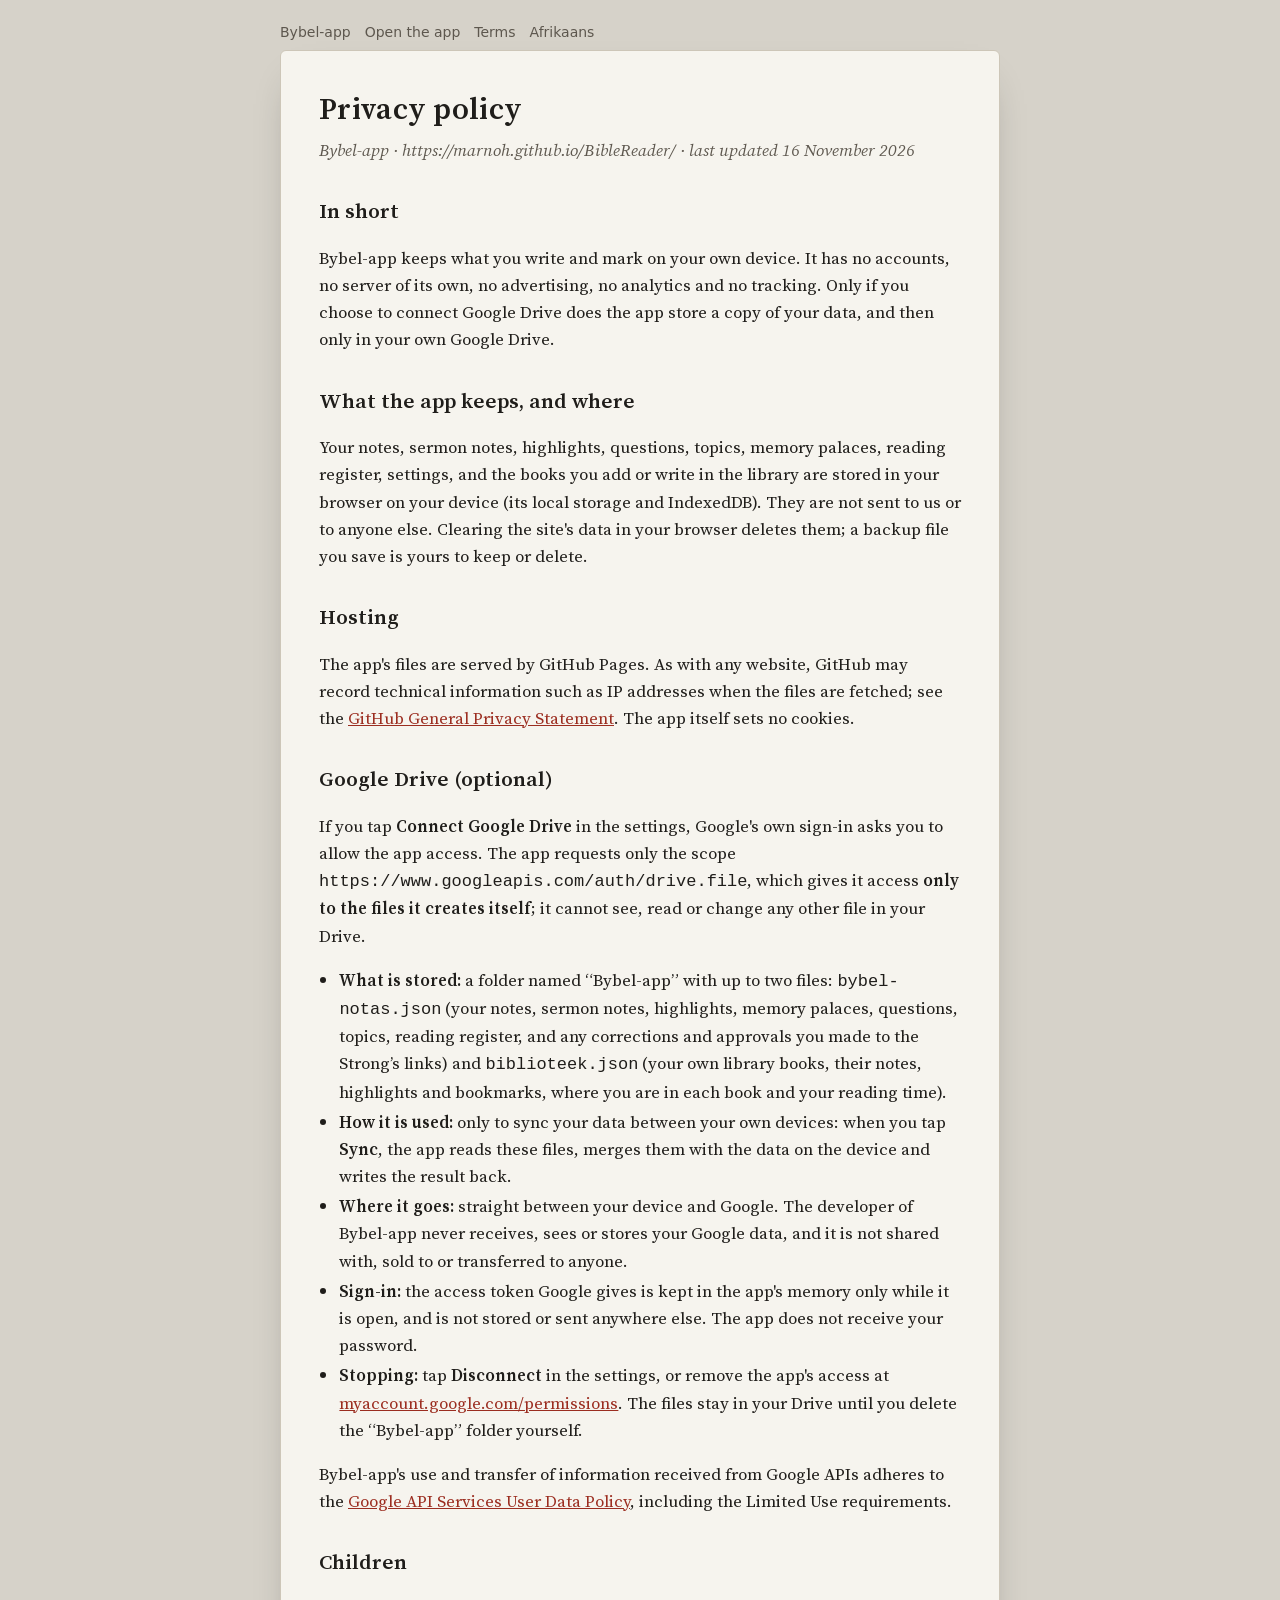
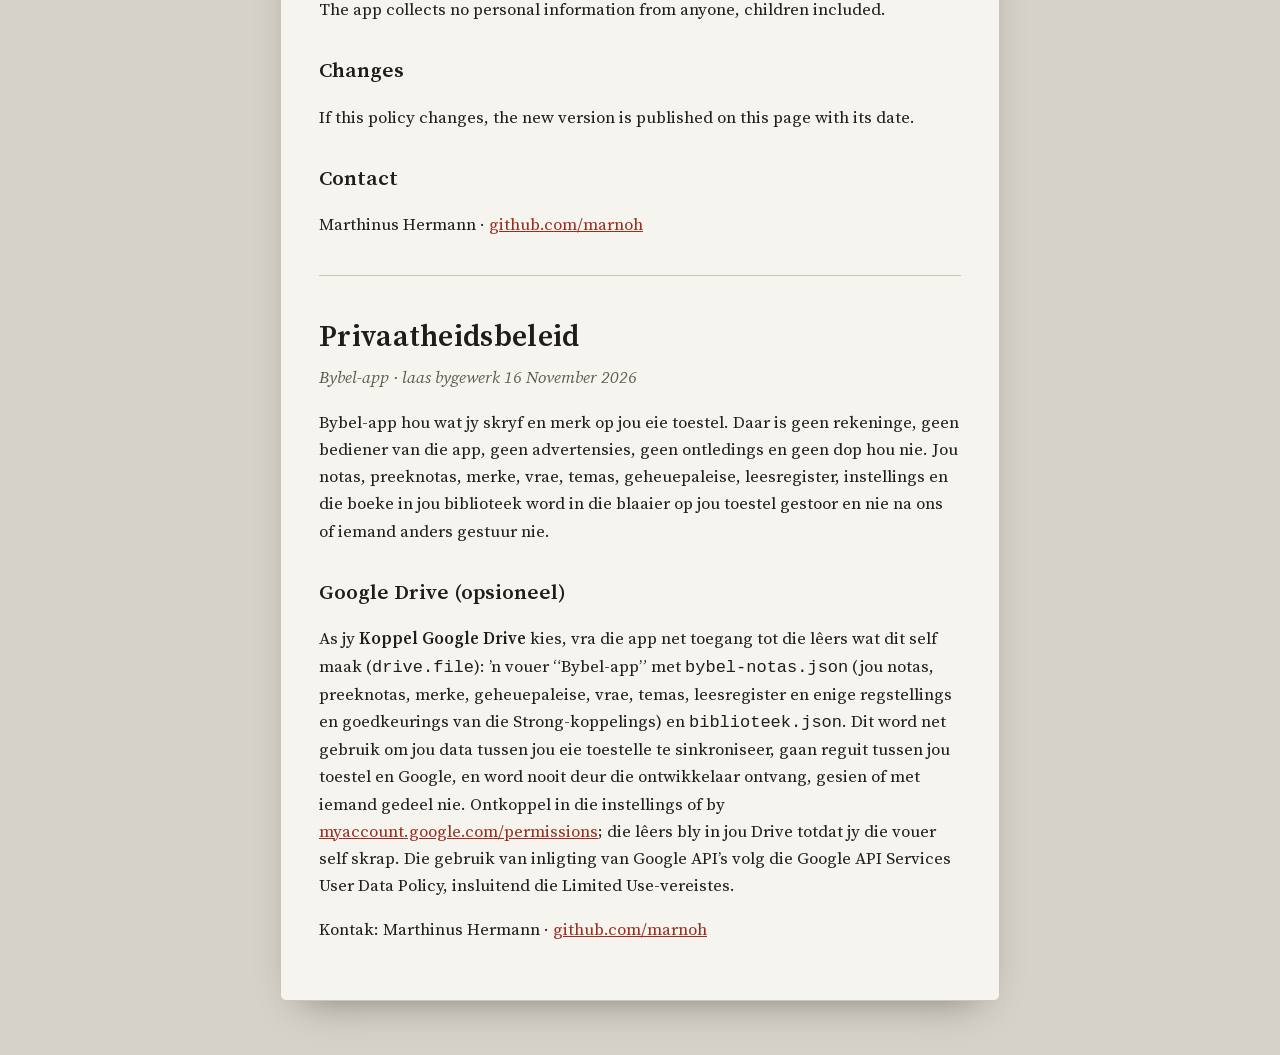
<file: privacy.html>
<!DOCTYPE html>
<html lang="en">
<head>
<meta charset="utf-8">
<meta name="viewport" content="width=device-width, initial-scale=1">
<title>Privacy policy — Bybel-app</title>
<link rel="icon" href="icon-192.png">
<link rel="stylesheet" href="page.css">
</head>
<body>
<nav><a href="home.html">Bybel-app</a><a href="./">Open the app</a><a href="terms.html">Terms</a><a href="#af">Afrikaans</a></nav>
<main>
<h1>Privacy policy</h1>
<p class="sub">Bybel-app · https://marnoh.github.io/BibleReader/ · last updated 16 November 2026</p>

<h2>In short</h2>
<p>Bybel-app keeps what you write and mark on your own device. It has no accounts, no server of its own, no advertising,
no analytics and no tracking. Only if you choose to connect Google Drive does the app store a copy of your data, and
then only in your own Google Drive.</p>

<h2>What the app keeps, and where</h2>
<p>Your notes, sermon notes, highlights, questions, topics, memory palaces, reading register, settings, and the books you add
or write in the library are stored in your browser on your device (its local storage and IndexedDB). They are not
sent to us or to anyone else. Clearing the site's data in your browser deletes them; a backup file you save is yours
to keep or delete.</p>

<h2>Hosting</h2>
<p>The app's files are served by GitHub Pages. As with any website, GitHub may record technical information such as
IP addresses when the files are fetched; see the <a href="https://docs.github.com/site-policy/privacy-policies/github-general-privacy-statement">GitHub General Privacy Statement</a>.
The app itself sets no cookies.</p>

<h2>Google Drive (optional)</h2>
<p>If you tap <b>Connect Google Drive</b> in the settings, Google's own sign-in asks you to allow the app access. The app
requests only the scope <code>https://www.googleapis.com/auth/drive.file</code>, which gives it access <b>only to the files
it creates itself</b>; it cannot see, read or change any other file in your Drive.</p>
<ul>
<li><b>What is stored:</b> a folder named “Bybel-app” with up to two files: <code>bybel-notas.json</code> (your notes,
sermon notes, highlights, memory palaces, questions, topics, reading register, and any corrections and approvals you made
to the Strong’s links) and <code>biblioteek.json</code> (your own
library books, their notes, highlights and bookmarks, where you are in each book and your reading time).</li>
<li><b>How it is used:</b> only to sync your data between your own devices: when you tap <b>Sync</b>, the app reads
these files, merges them with the data on the device and writes the result back.</li>
<li><b>Where it goes:</b> straight between your device and Google. The developer of Bybel-app never receives,
sees or stores your Google data, and it is not shared with, sold to or transferred to anyone.</li>
<li><b>Sign-in:</b> the access token Google gives is kept in the app's memory only while it is open, and is not
stored or sent anywhere else. The app does not receive your password.</li>
<li><b>Stopping:</b> tap <b>Disconnect</b> in the settings, or remove the app's access at
<a href="https://myaccount.google.com/permissions">myaccount.google.com/permissions</a>. The files stay in your Drive
until you delete the “Bybel-app” folder yourself.</li>
</ul>
<p>Bybel-app's use and transfer of information received from Google APIs adheres to the
<a href="https://developers.google.com/terms/api-services-user-data-policy">Google API Services User Data Policy</a>,
including the Limited Use requirements.</p>

<h2>Children</h2>
<p>The app collects no personal information from anyone, children included.</p>

<h2>Changes</h2>
<p>If this policy changes, the new version is published on this page with its date.</p>

<h2>Contact</h2>
<p>Marthinus Hermann · <a href="https://github.com/marnoh">github.com/marnoh</a></p>

<hr id="af">
<div lang="af">
<h1>Privaatheidsbeleid</h1>
<p class="sub">Bybel-app · laas bygewerk 16 November 2026</p>
<p>Bybel-app hou wat jy skryf en merk op jou eie toestel. Daar is geen rekeninge, geen bediener van die app, geen
advertensies, geen ontledings en geen dop hou nie. Jou notas, preeknotas, merke, vrae, temas, geheuepaleise, leesregister,
instellings en die boeke in jou biblioteek word in die blaaier op jou toestel gestoor en nie na ons of iemand anders
gestuur nie.</p>
<h2>Google Drive (opsioneel)</h2>
<p>As jy <b>Koppel Google Drive</b> kies, vra die app net toegang tot die lêers wat dit self maak
(<code>drive.file</code>): ’n vouer “Bybel-app” met <code>bybel-notas.json</code> (jou notas, preeknotas, merke, geheuepaleise, vrae, temas, leesregister en enige
regstellings en goedkeurings van die Strong-koppelings) en <code>biblioteek.json</code>. Dit
word net gebruik om jou data tussen jou eie toestelle te sinkroniseer, gaan reguit tussen jou toestel en Google, en word
nooit deur die ontwikkelaar ontvang, gesien of met iemand gedeel nie. Ontkoppel in die instellings of by
<a href="https://myaccount.google.com/permissions">myaccount.google.com/permissions</a>; die lêers bly in jou Drive
totdat jy die vouer self skrap. Die gebruik van inligting van Google API’s volg die Google API Services User Data
Policy, insluitend die Limited Use-vereistes.</p>
<p>Kontak: Marthinus Hermann · <a href="https://github.com/marnoh">github.com/marnoh</a></p>
</div>
</main>
</body>
</html>
</file>
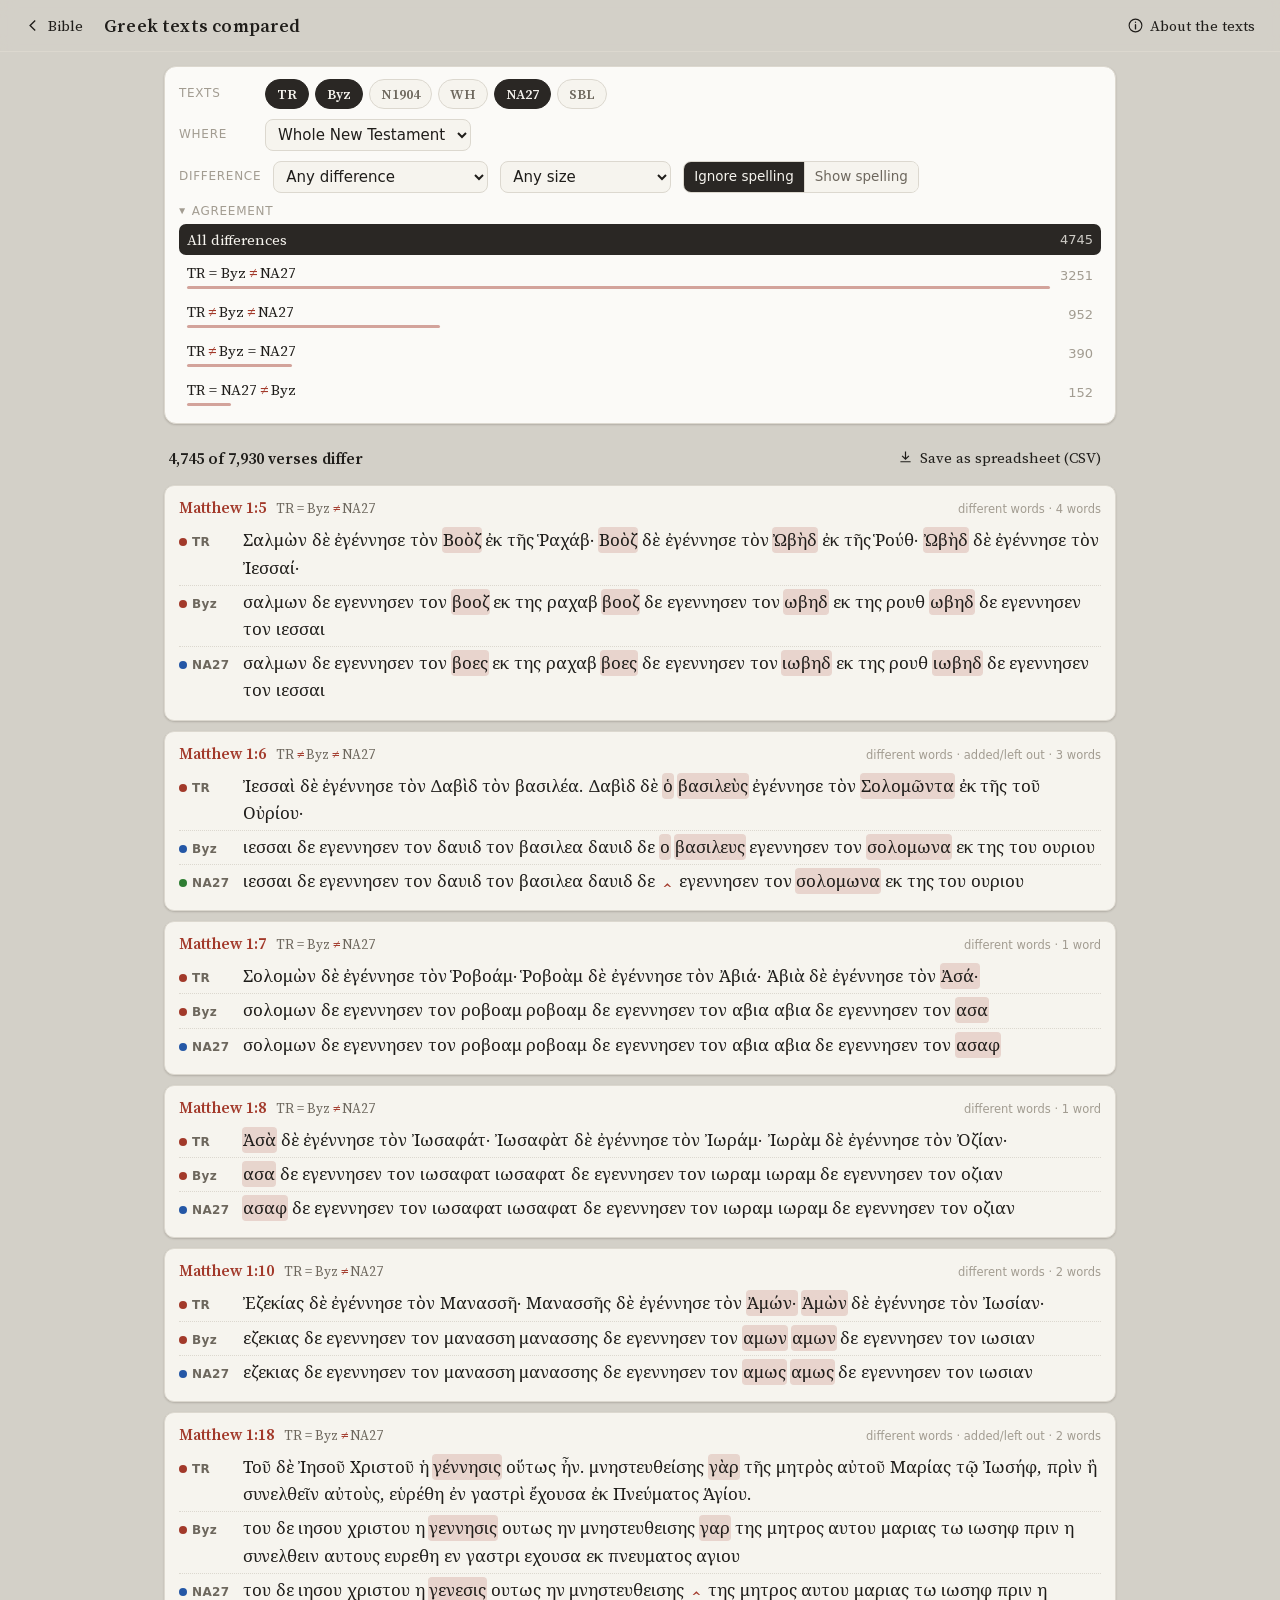
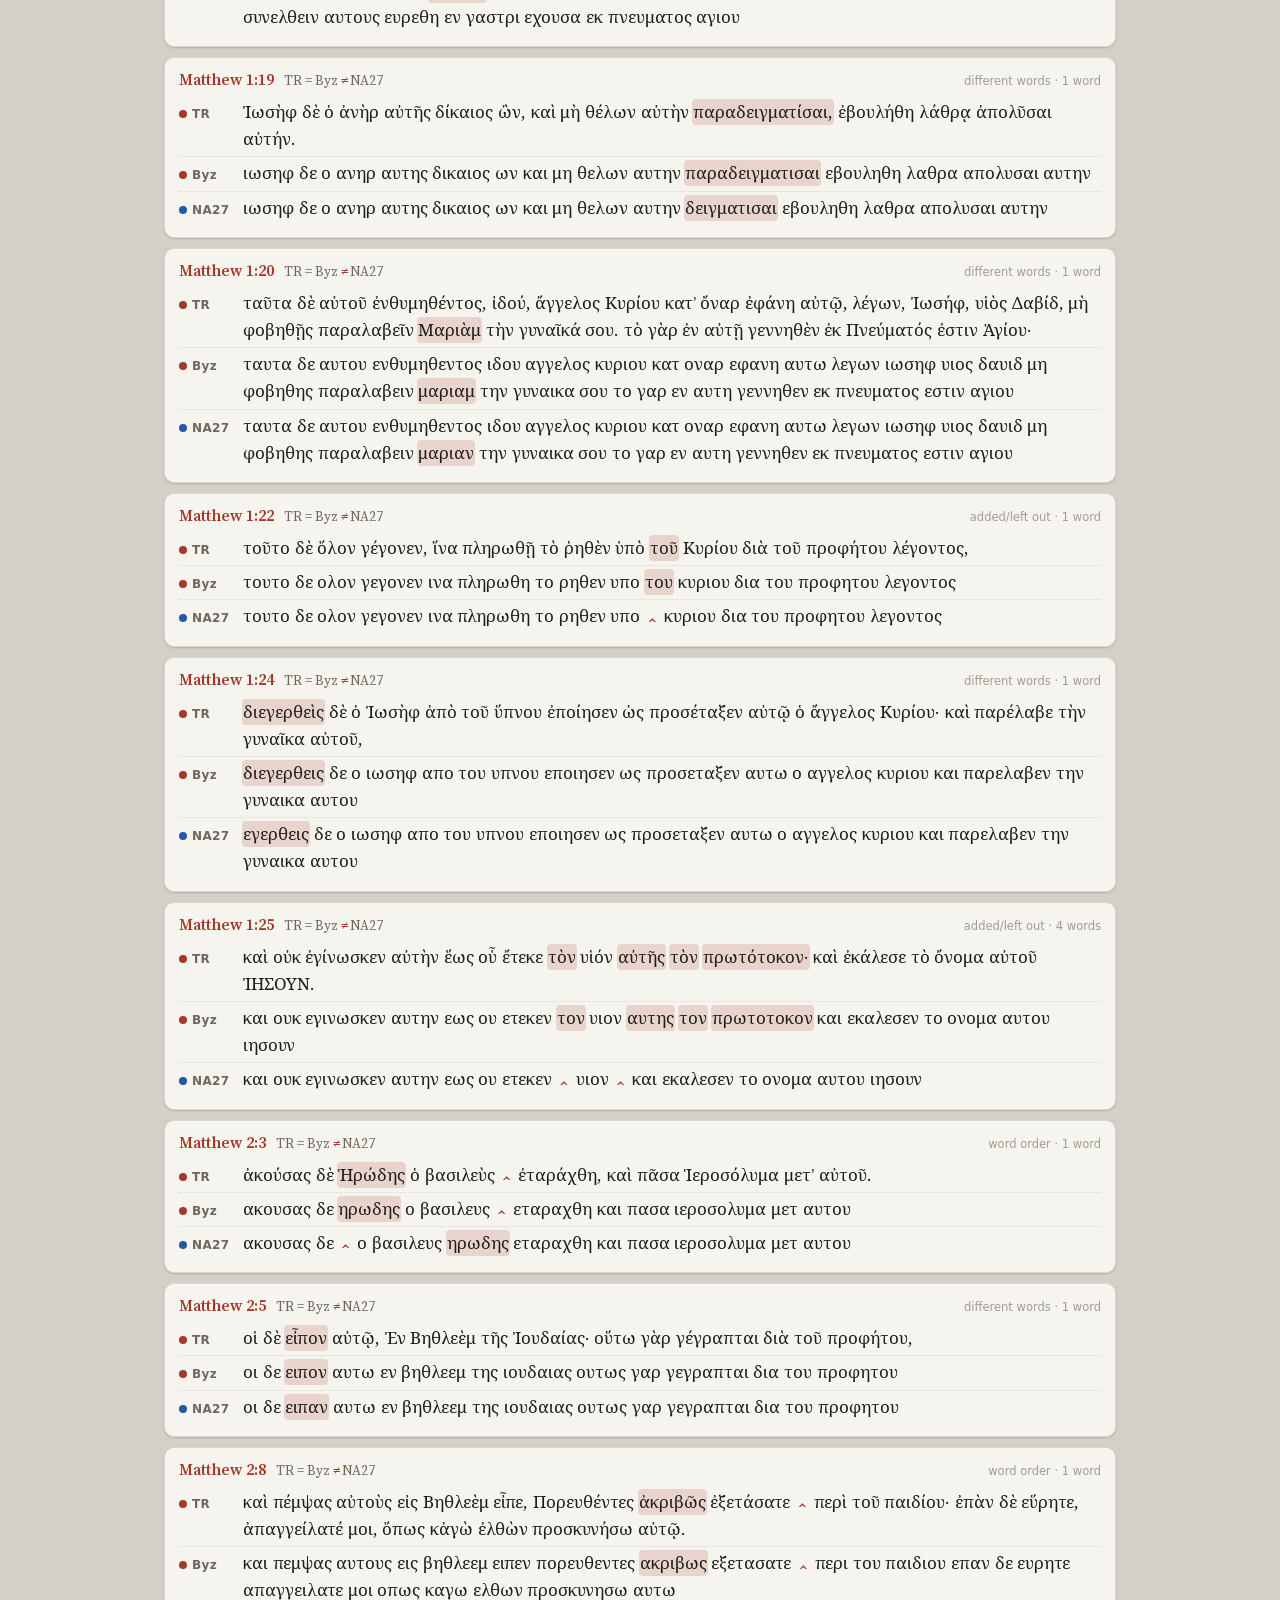
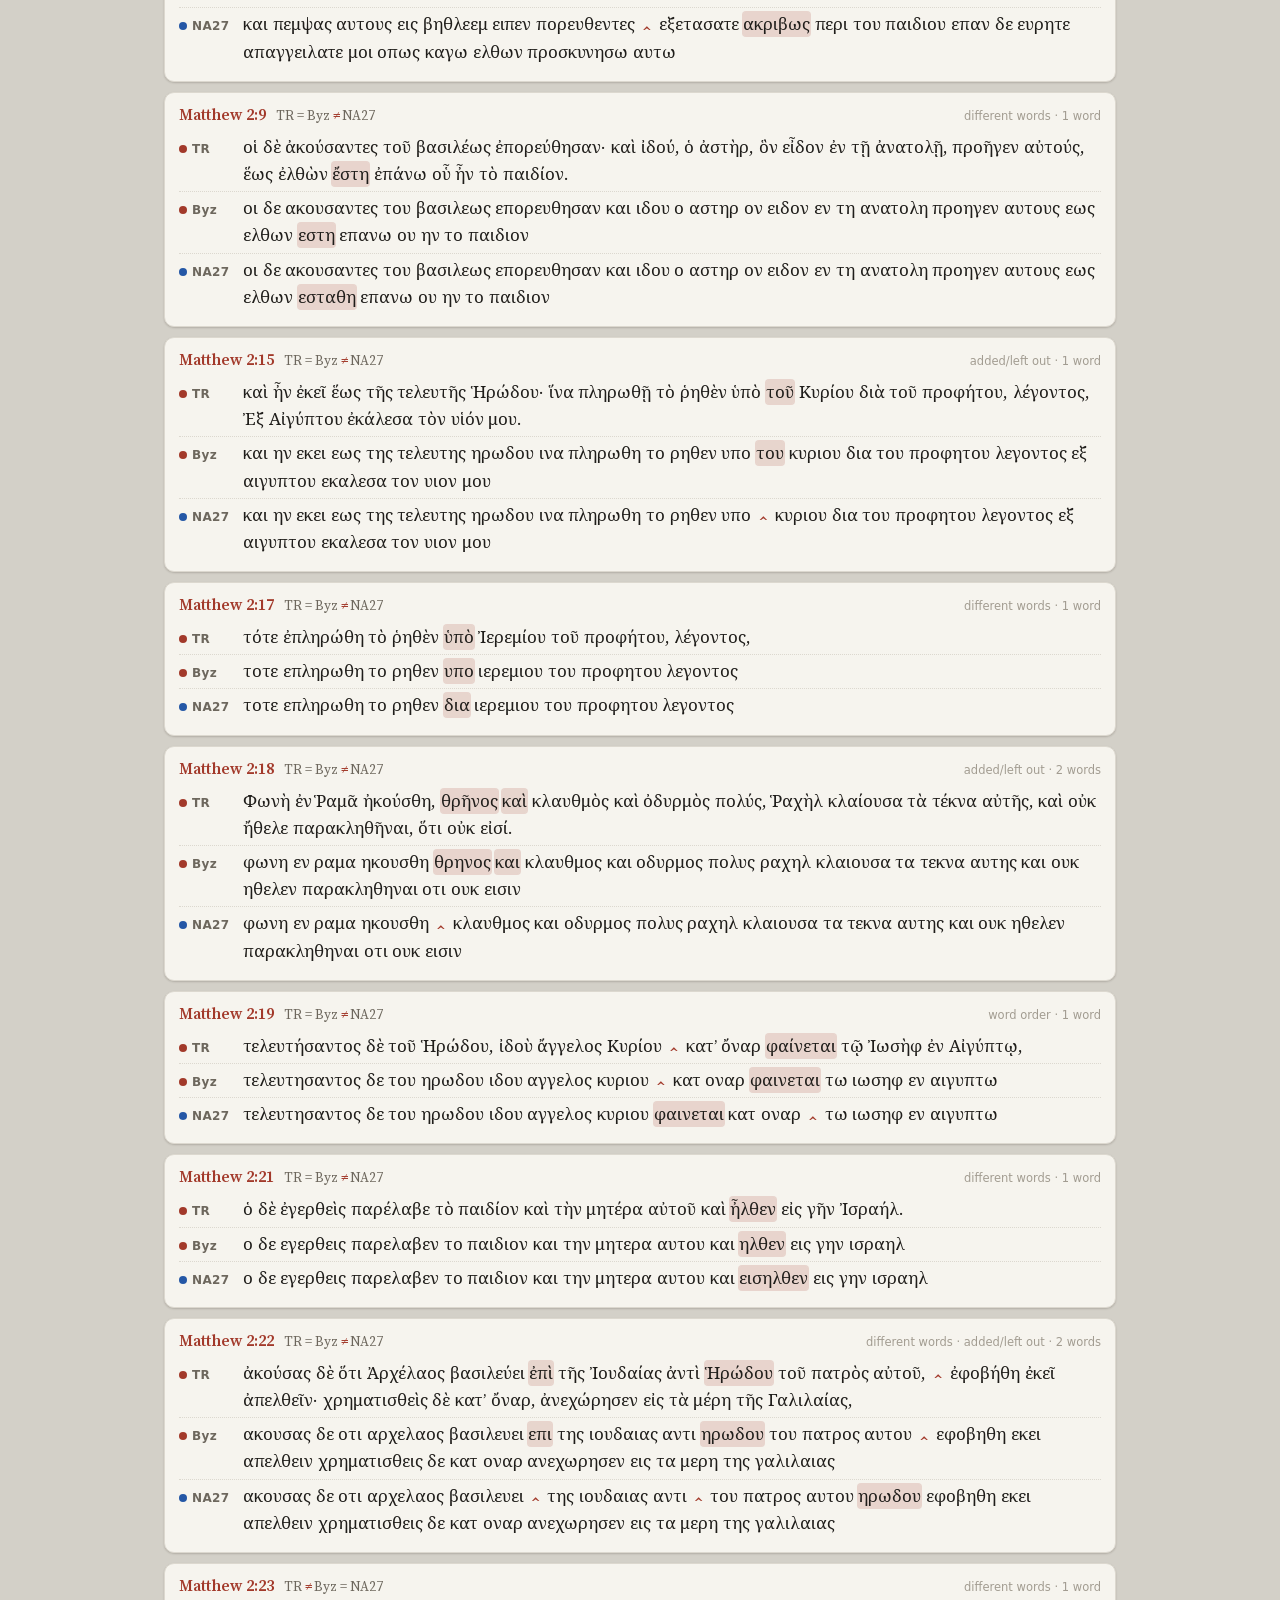
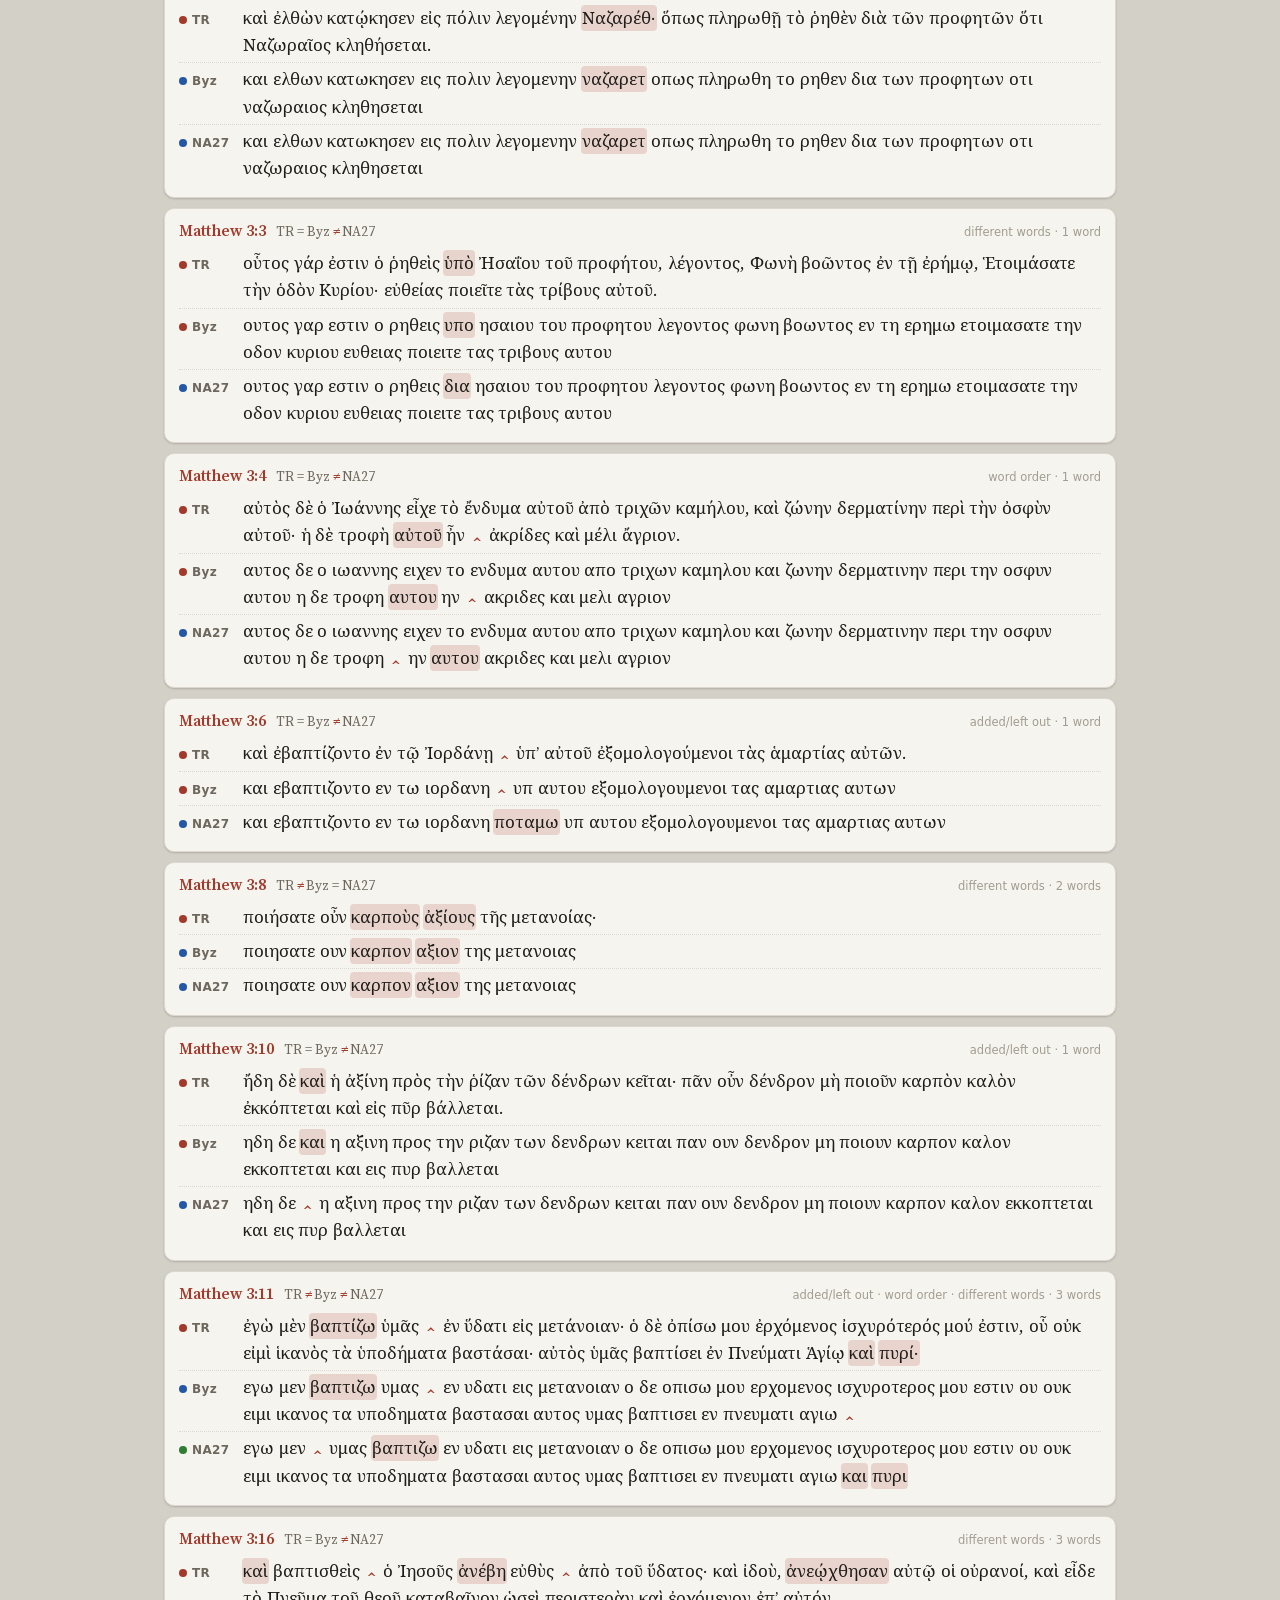
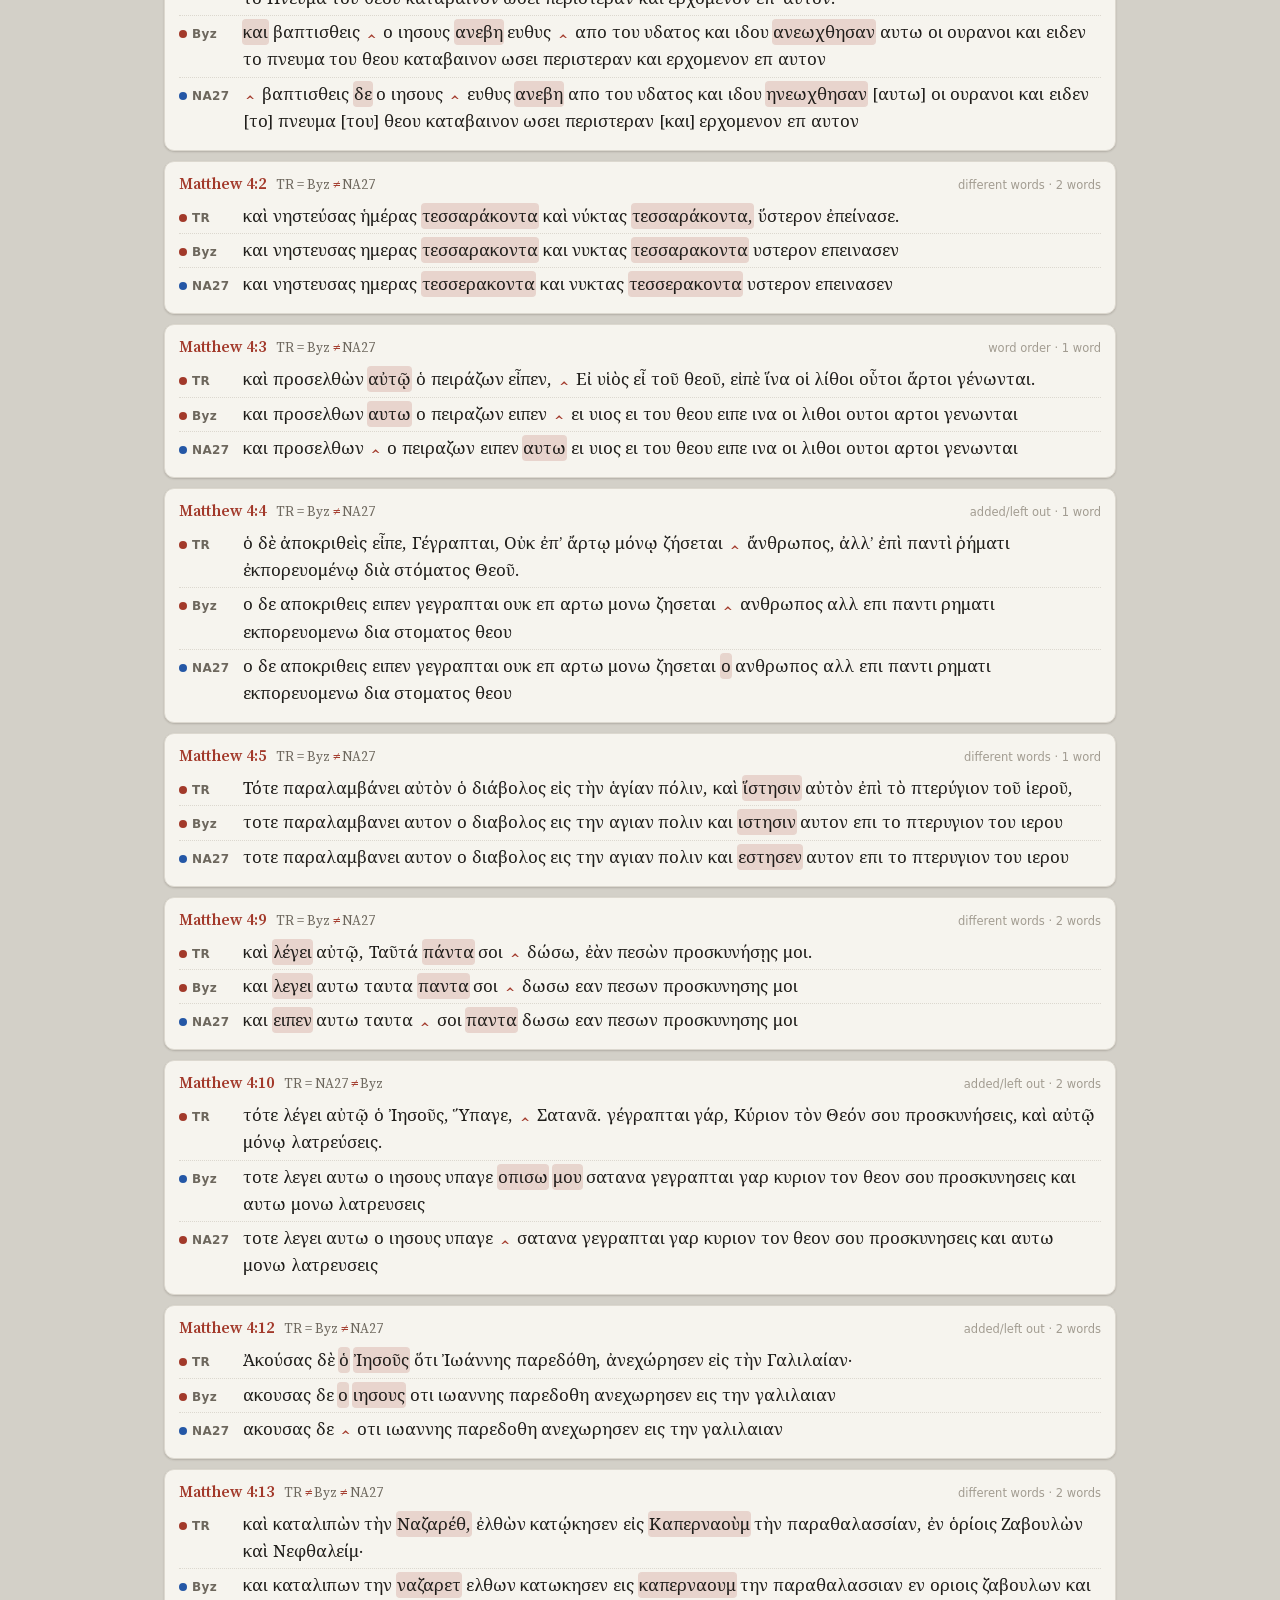
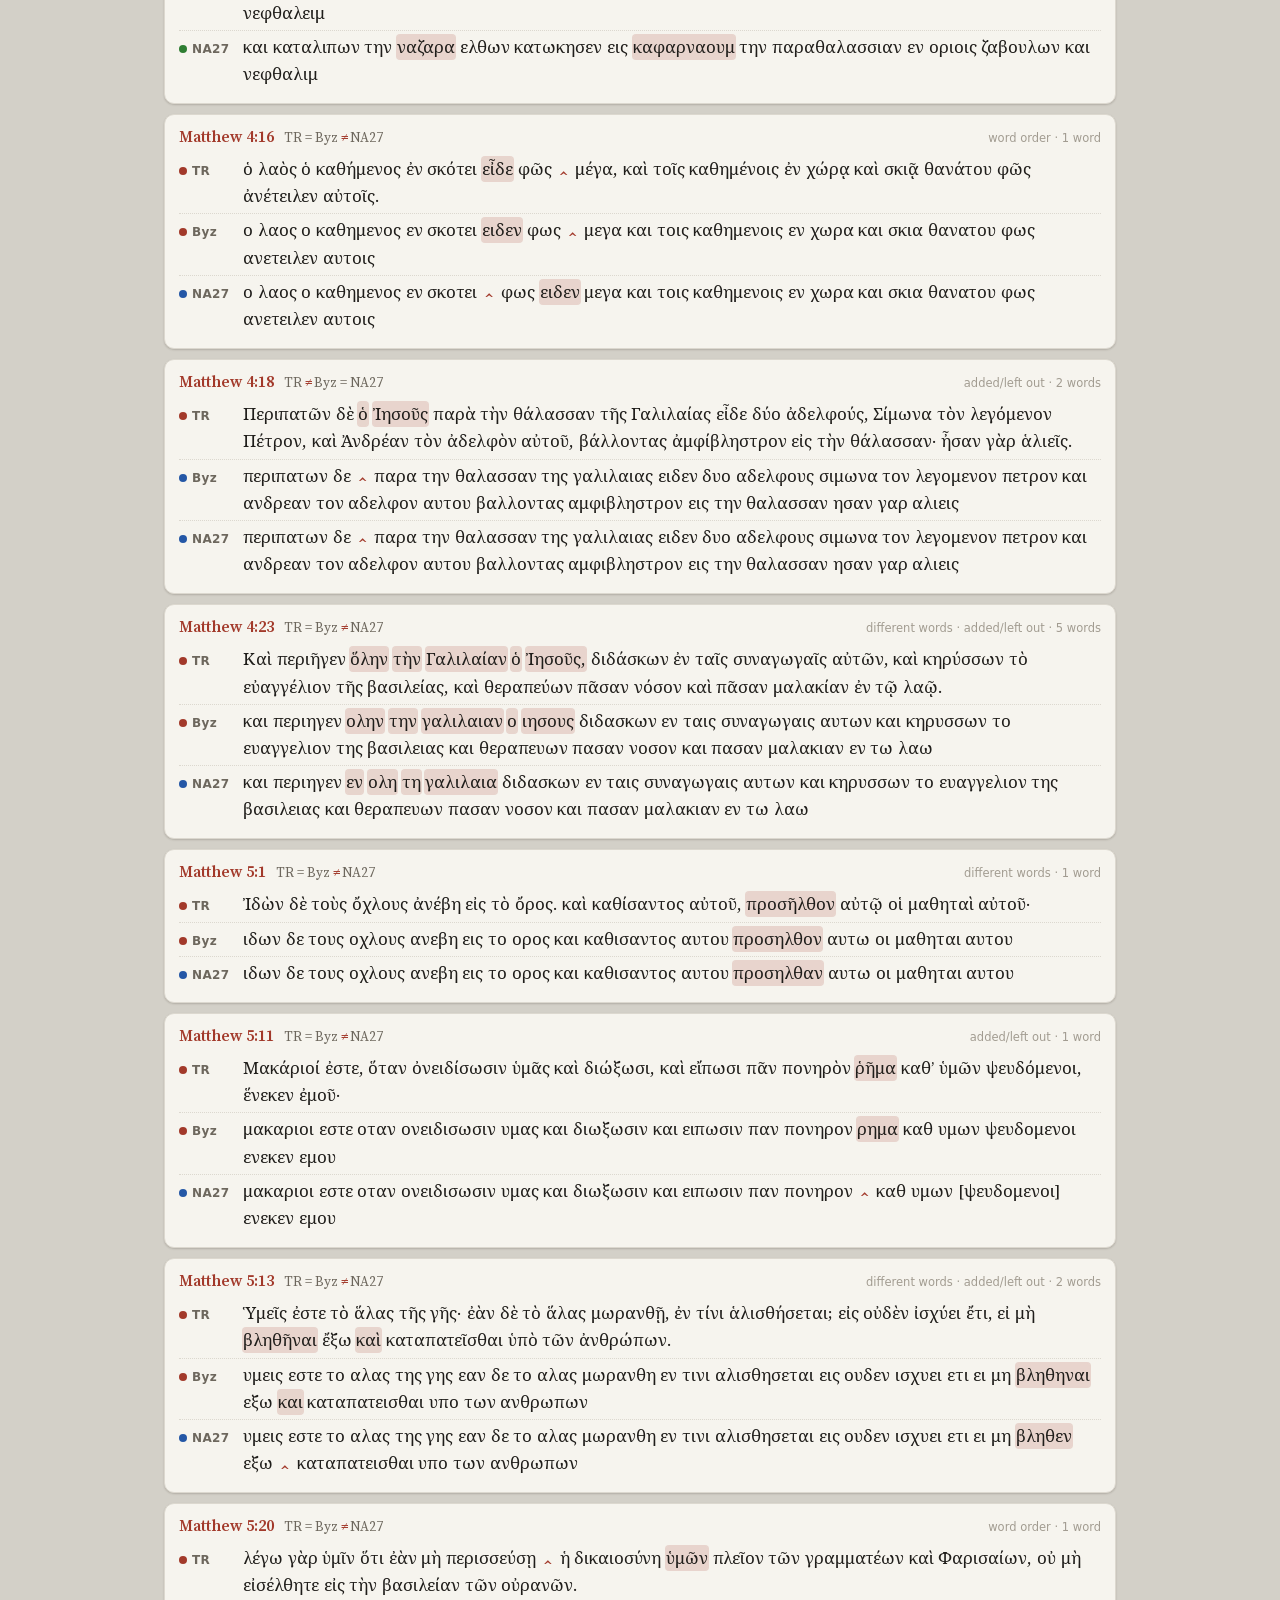
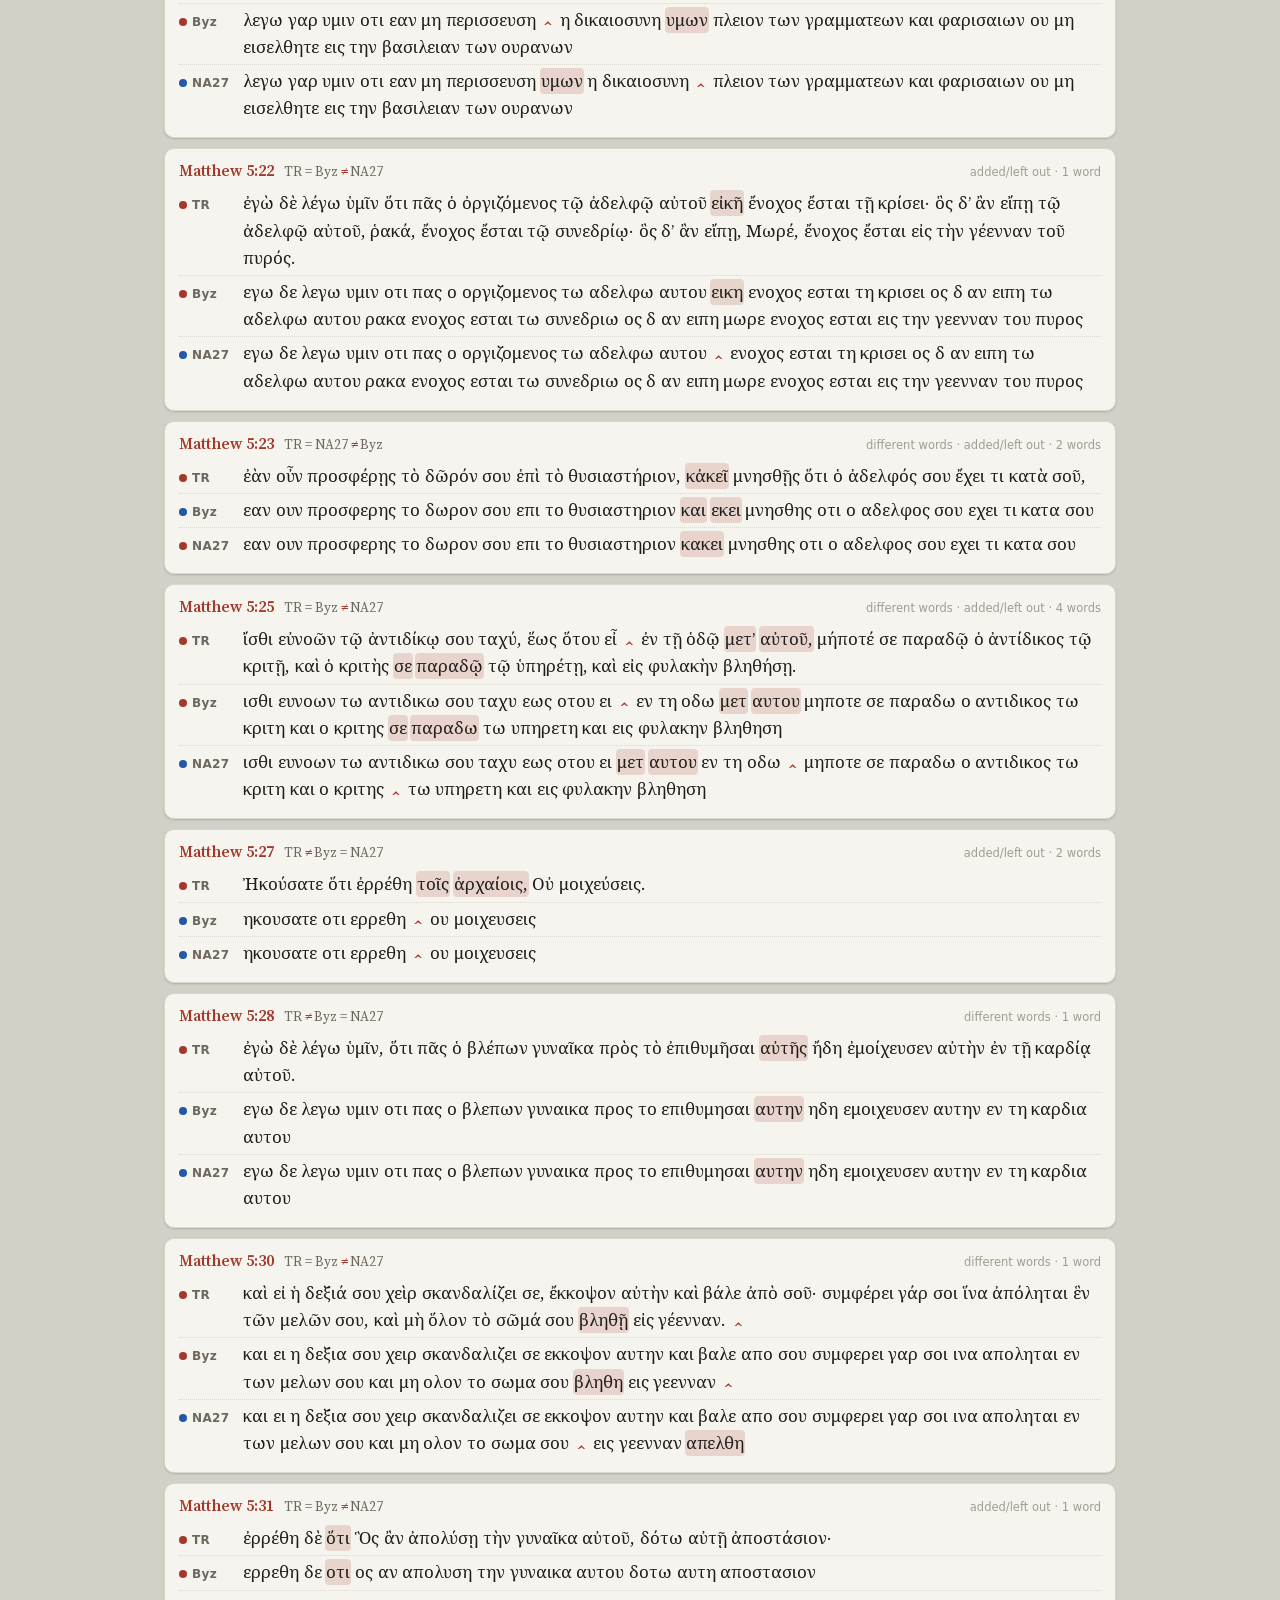
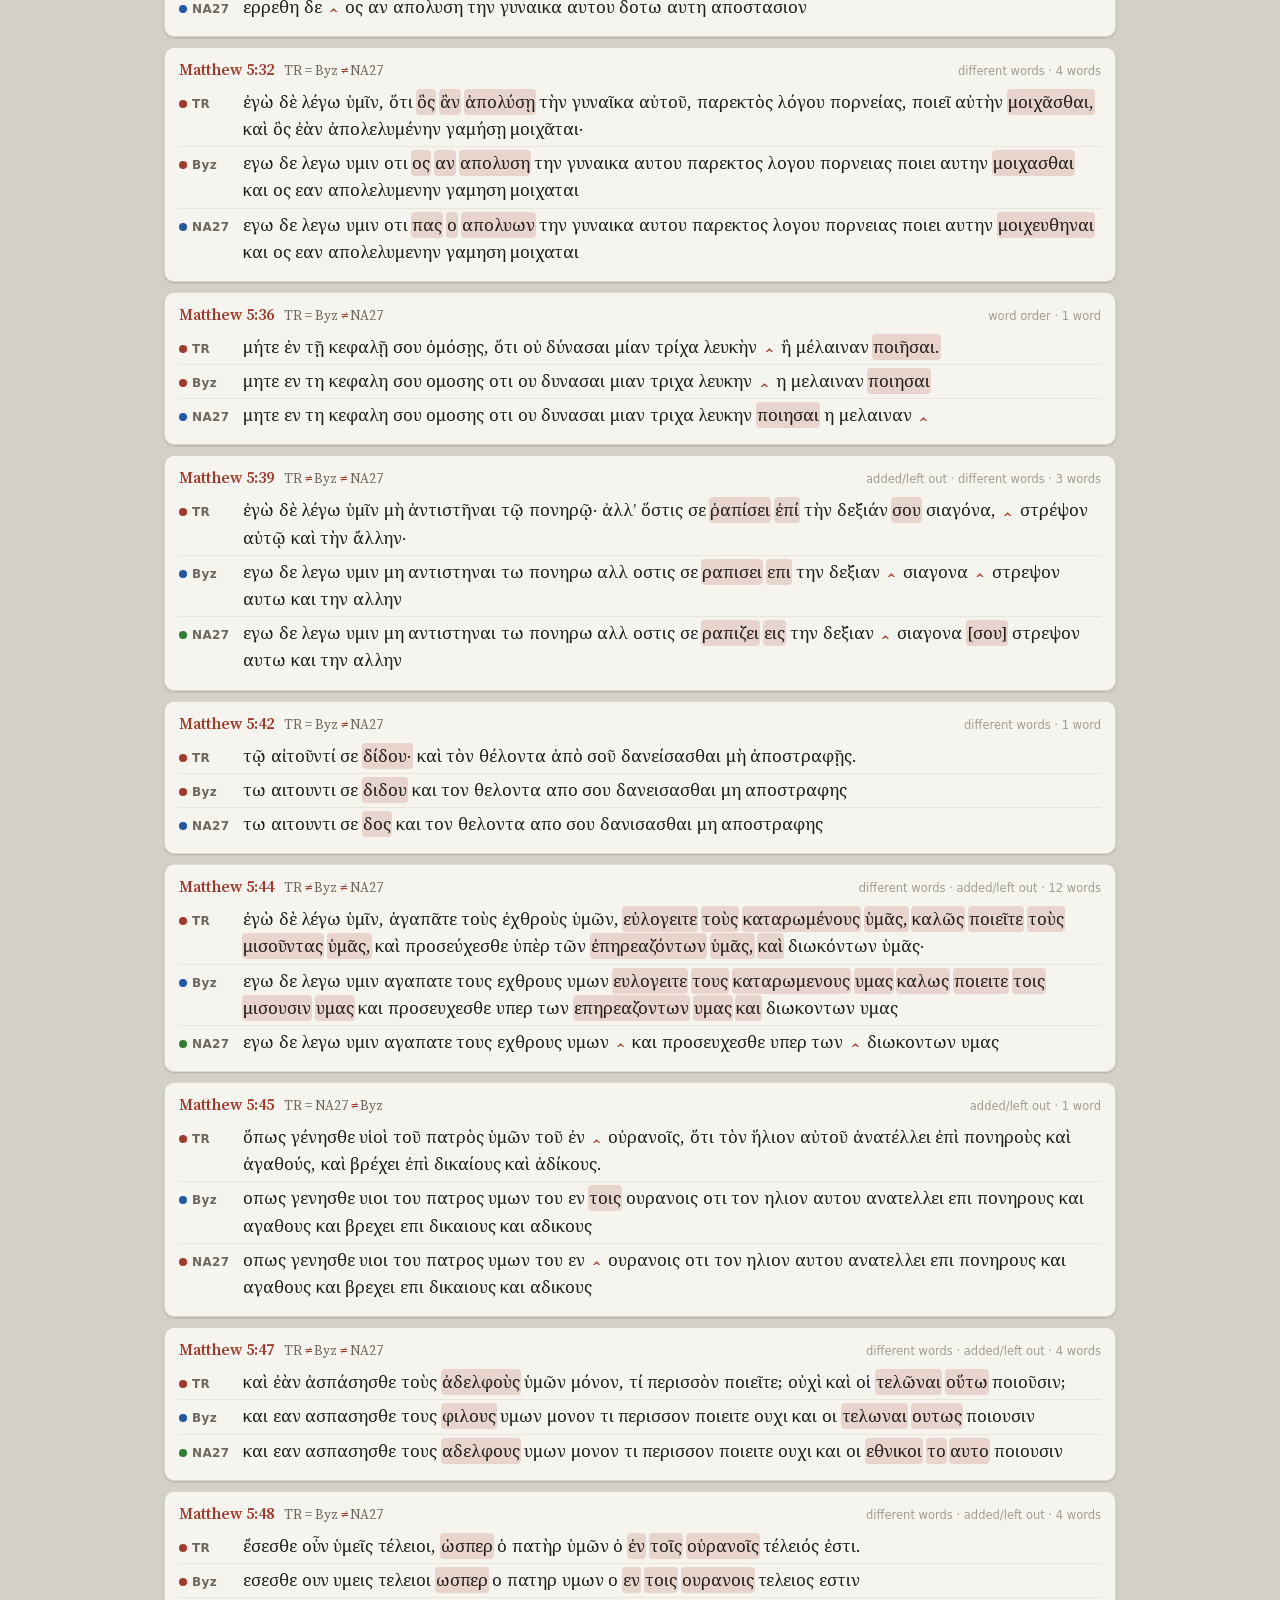
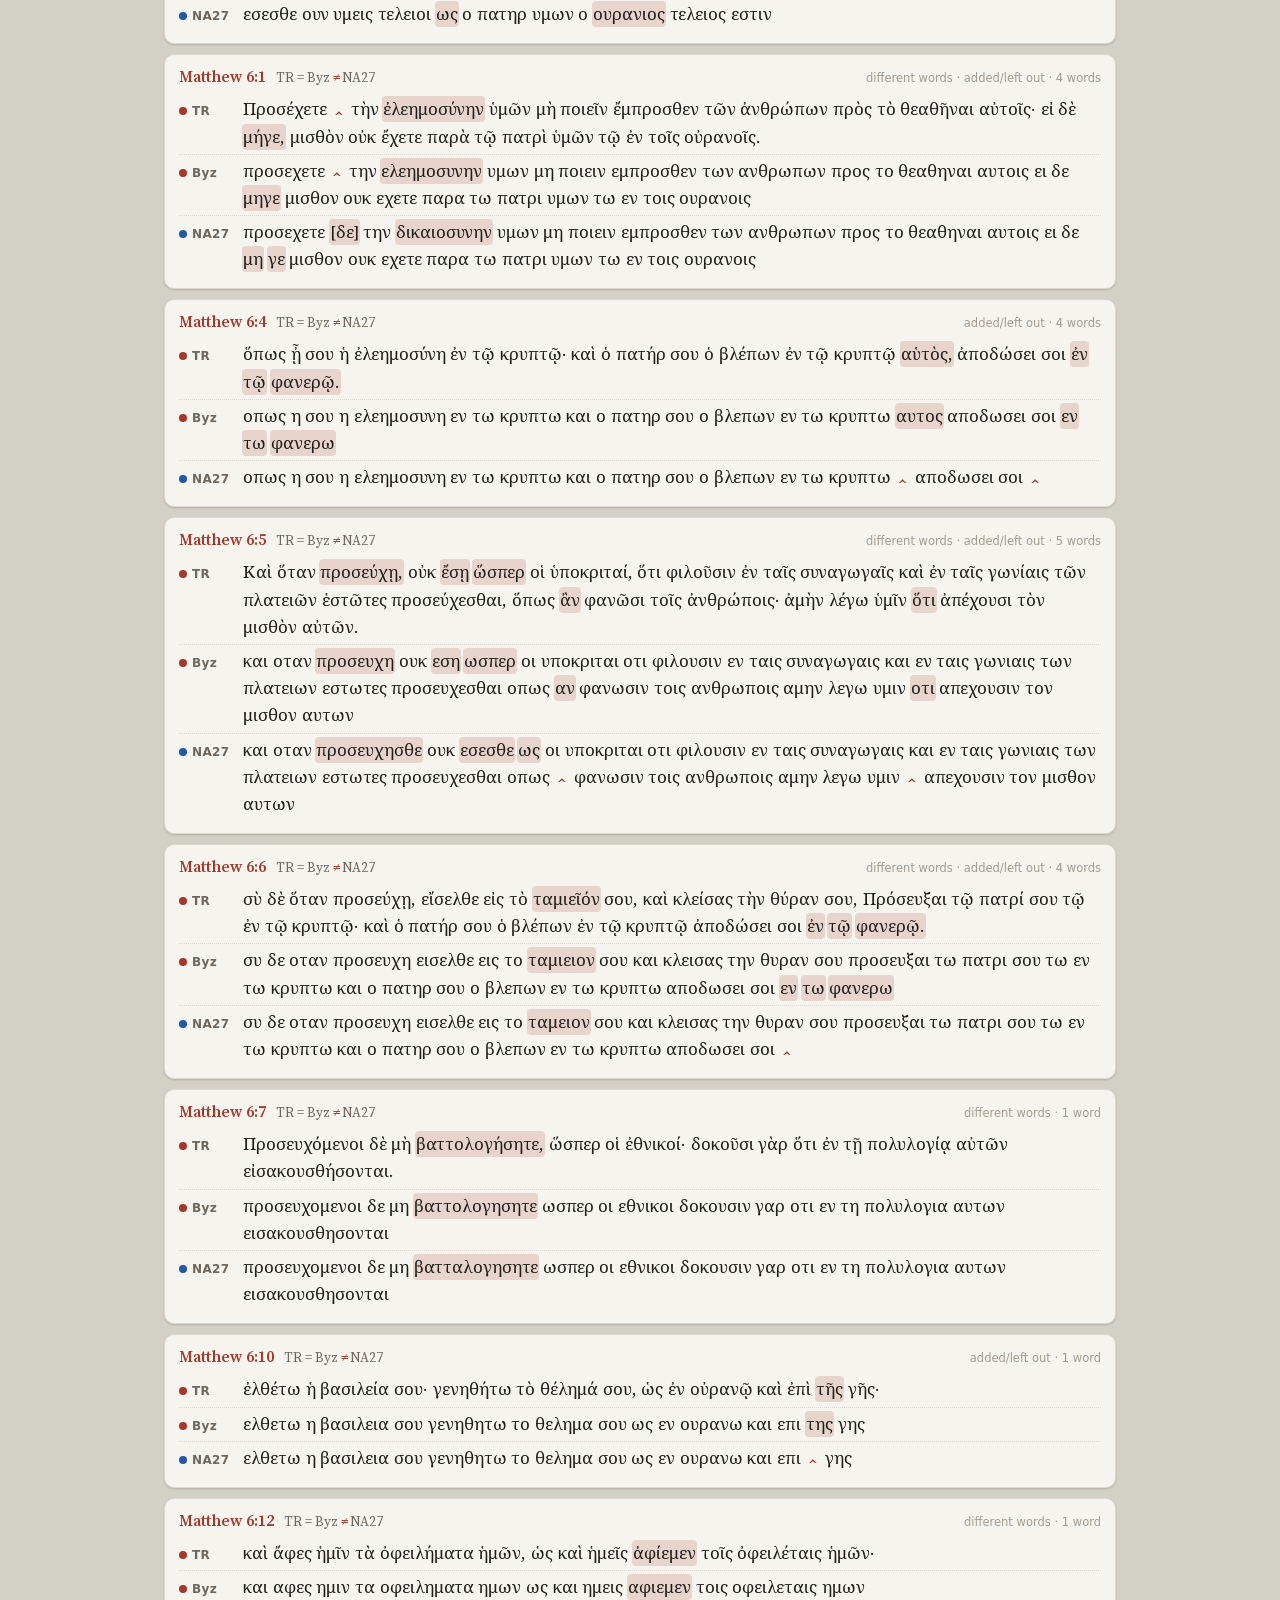
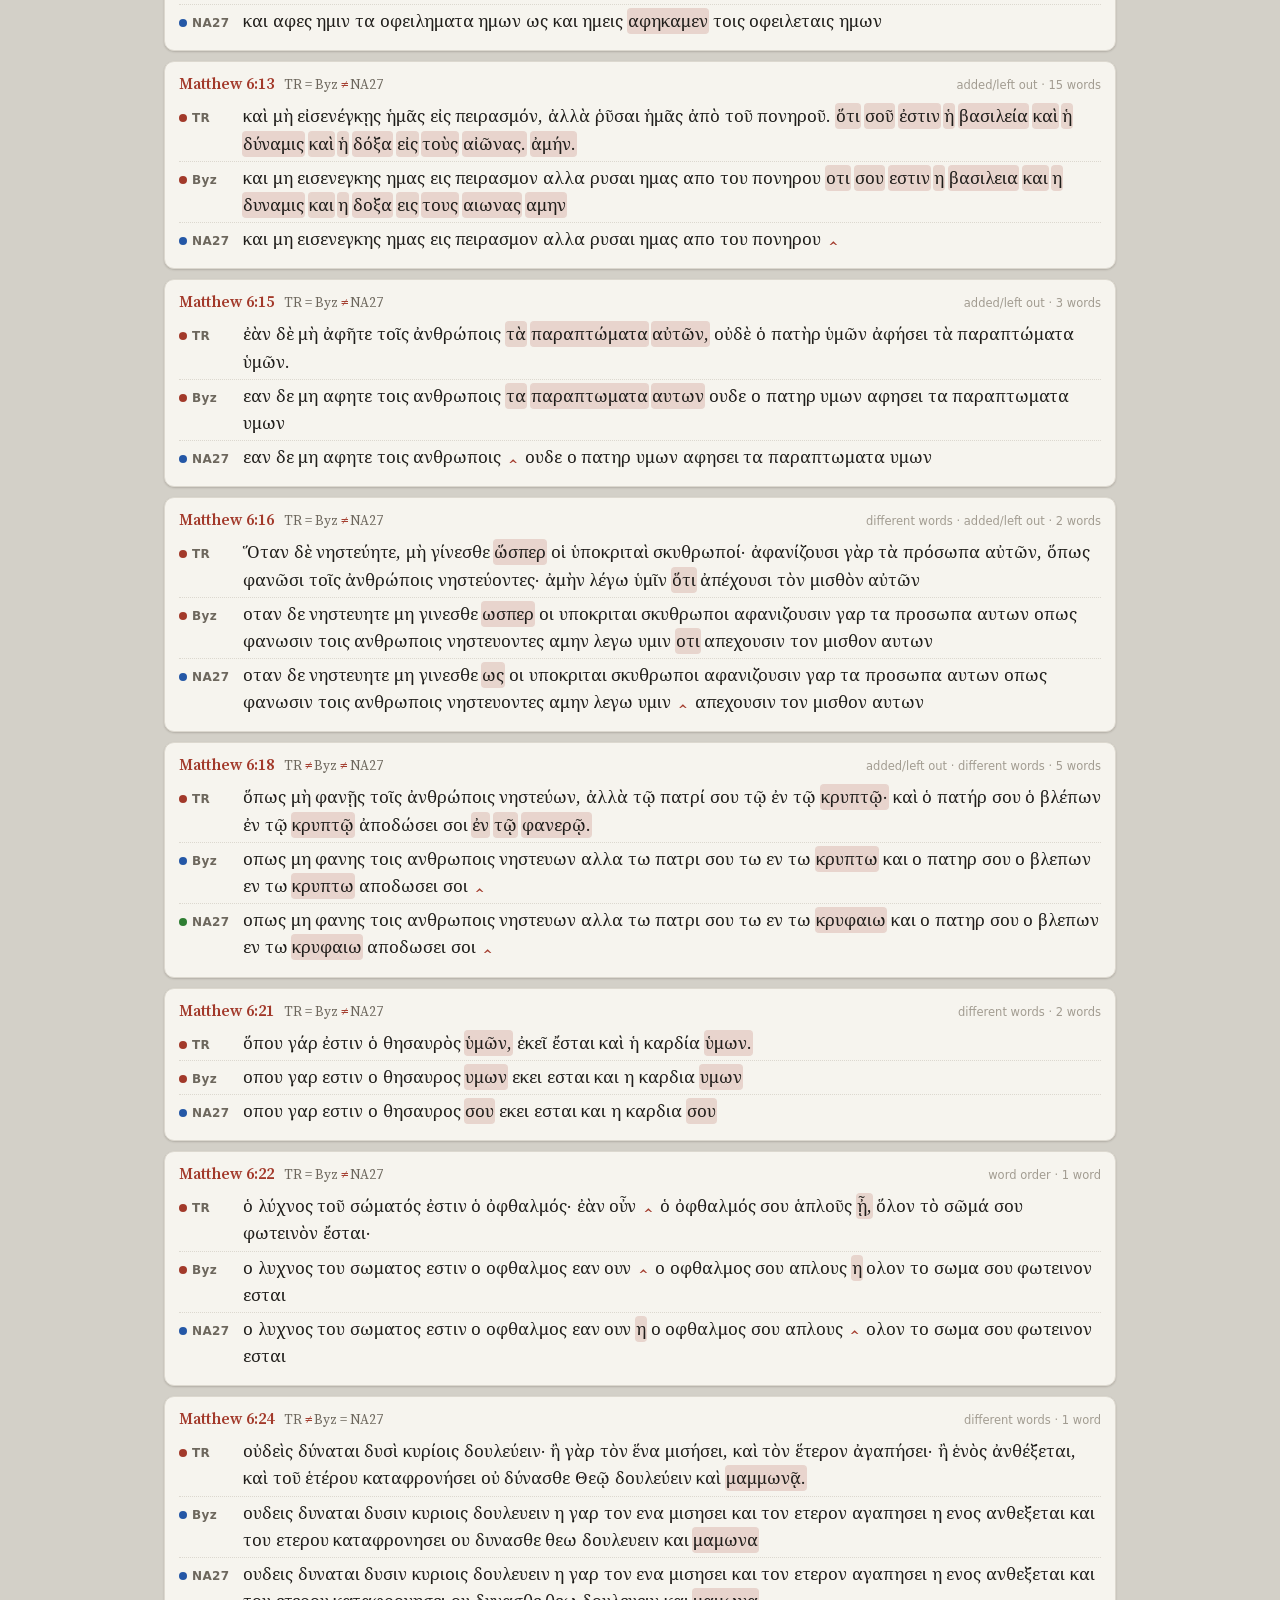
<file: tekste.html>
<!DOCTYPE html>
<html lang="en" data-theme="auto">
<head>
<meta charset="utf-8">
<meta name="viewport" content="width=device-width, initial-scale=1, viewport-fit=cover">
<title>Griekse tekste</title>
<link rel="manifest" href="manifest.webmanifest">
<link rel="icon" href="icon-192.png" type="image/png">
<link rel="apple-touch-icon" href="apple-touch-icon.png">
<meta name="theme-color" content="#d3d0c8" media="(prefers-color-scheme: light)">
<meta name="theme-color" content="#131211" media="(prefers-color-scheme: dark)">
<meta name="mobile-web-app-capable" content="yes">
<style>
@font-face{font-family:"SS4";src:url(fonts/SourceSerif4-Regular.woff2) format("woff2");font-weight:400;font-style:normal;font-display:block}
@font-face{font-family:"SS4";src:url(fonts/SourceSerif4-It.woff2) format("woff2");font-weight:400;font-style:italic;font-display:block}
@font-face{font-family:"SS4";src:url(fonts/SourceSerif4-Semibold.woff2) format("woff2");font-weight:600;font-style:normal;font-display:block}
@font-face{font-family:"SS4";src:url(fonts/NotoSerifGreek-Regular.woff2) format("woff2");font-weight:400;font-style:normal;font-display:swap;unicode-range:U+0370-03FF,U+1F00-1FFF}
@font-face{font-family:"SS4";src:url(fonts/NotoSerifGreek-SemiBold.woff2) format("woff2");font-weight:600;font-style:normal;font-display:swap;unicode-range:U+0370-03FF,U+1F00-1FFF}
:root{
  color-scheme:light;
  --desk:#d3d0c8; --page:#f6f4ee; --page2:#ece9e1; --ink:#1f1d1a; --soft:#6d675d; --faint:#a29c91;
  --rule:#cfcac0; --panel:#fbfaf7; --line:#dcd8cf; --sel:#2a2724; --sel-ink:#f6f4ee;
  --rubric:#a2392a; --shadow:rgba(46,36,24,.20); --fold:rgba(70,52,30,.24); --fold2:rgba(70,52,30,.07); --sheen:rgba(255,255,255,.5); --edgebg:#f1eee7; --edgeln2:#d3ccbe;
  --edgeln:#dcd6ca; --case:#e4ddd0; --plank:#8d6239; --plank-hi:#b07d4c; --plank-lo:#5e3f22;
  --serif:"SS4","Iowan Old Style","Palatino Linotype",Georgia,serif;
  --sans:system-ui,-apple-system,"Segoe UI",Roboto,Helvetica,Arial,sans-serif;
}
[data-theme=dark]{
  color-scheme:dark;
  --desk:#0e0d0c; --page:#211f1c; --page2:#2b2926; --ink:#e5e0d5; --soft:#9a948a; --faint:#69645c;
  --rule:#302d2a; --panel:#22201e; --line:#393633; --sel:#d8d1c2; --sel-ink:#1c1b19;
  --rubric:#d8806a; --shadow:rgba(0,0,0,.5); --fold:rgba(0,0,0,.6); --fold2:rgba(0,0,0,.2); --sheen:rgba(255,255,255,.04); --edgebg:#5e574d; --edgeln2:#37332e;
  --edgeln:#33302c; --case:#1a1816; --plank:#4b3322; --plank-hi:#664631; --plank-lo:#2c1d12;
}
@media (prefers-color-scheme:dark){
  [data-theme=auto]{
    color-scheme:dark;
    --desk:#0e0d0c; --page:#211f1c; --page2:#2b2926; --ink:#e5e0d5; --soft:#9a948a; --faint:#69645c;
    --rule:#302d2a; --panel:#22201e; --line:#393633; --sel:#d8d1c2; --sel-ink:#1c1b19;
    --rubric:#d8806a; --shadow:rgba(0,0,0,.5); --fold:rgba(0,0,0,.6); --fold2:rgba(0,0,0,.2); --sheen:rgba(255,255,255,.04); --edgebg:#5e574d; --edgeln2:#37332e;
    --edgeln:#33302c; --case:#1a1816; --plank:#4b3322; --plank-hi:#664631; --plank-lo:#2c1d12;
  }
}
/* marking colours, as in the Bible reader */
:root{--hy:rgba(255,212,0,.42);--hg:rgba(90,190,110,.36);--hb:rgba(90,160,240,.33);--hp:rgba(240,110,170,.32);--ho:rgba(255,150,40,.36);--hv:rgba(155,95,220,.30);--cr:#b3261e;--cb:#1f4fa3;--cg:#2e7d32;--cy:#a07800;--co:#c25400;--cv:#7b3fa0}
[data-theme=dark]{--hy:rgba(240,200,40,.30);--hg:rgba(110,200,120,.26);--hb:rgba(110,170,250,.27);--hp:rgba(245,120,180,.26);--ho:rgba(255,160,60,.28);--hv:rgba(175,125,240,.30);--cr:#ff8a80;--cb:#8ab4f8;--cg:#81c995;--cy:#f2c94c;--co:#ffab61;--cv:#c79bf2}
@media (prefers-color-scheme:dark){[data-theme=auto]{--hy:rgba(240,200,40,.30);--hg:rgba(110,200,120,.26);--hb:rgba(110,170,250,.27);--hp:rgba(245,120,180,.26);--ho:rgba(255,160,60,.28);--hv:rgba(175,125,240,.30);--cr:#ff8a80;--cb:#8ab4f8;--cg:#81c995;--cy:#f2c94c;--co:#ffab61;--cv:#c79bf2}}
.h-y,.h-g,.h-b,.h-p,.h-o,.h-v{border-radius:2px;-webkit-box-decoration-break:clone;box-decoration-break:clone}
.h-y{background:var(--hy)}.h-g{background:var(--hg)}.h-b{background:var(--hb)}.h-p{background:var(--hp)}.h-o{background:var(--ho)}.h-v{background:var(--hv)}
.c-r{color:var(--cr)}.c-b{color:var(--cb)}.c-g{color:var(--cg)}.c-y{color:var(--cy)}.c-o{color:var(--co)}.c-v{color:var(--cv)}
#markbar{position:fixed;z-index:90;display:none;align-items:center;gap:4px;padding:5px 6px;background:var(--panel);border:1px solid var(--line);
  border-radius:10px;box-shadow:0 12px 30px -10px var(--shadow);flex-wrap:wrap;max-width:calc(100vw - 16px)}
#markbar.on{display:flex}
#markbar button{width:28px;height:28px;border-radius:7px;border:1px solid transparent;background:none;cursor:pointer;padding:0;
  font-family:var(--serif);font-size:17px;font-weight:600;display:flex;align-items:center;justify-content:center}
#markbar button:hover{border-color:var(--line)}
#markbar [data-h]{background-clip:content-box;padding:4px}
#markbar [data-h=y]{background-color:var(--hy)}#markbar [data-h=g]{background-color:var(--hg)}#markbar [data-h=b]{background-color:var(--hb)}#markbar [data-h=p]{background-color:var(--hp)}#markbar [data-h=o]{background-color:var(--ho)}#markbar [data-h=v]{background-color:var(--hv)}
#markbar [data-c=r]{color:var(--cr)}#markbar [data-c=b]{color:var(--cb)}#markbar [data-c=g]{color:var(--cg)}#markbar [data-c=y]{color:var(--cy)}#markbar [data-c=o]{color:var(--co)}#markbar [data-c=v]{color:var(--cv)}
#markbar [data-x]{color:var(--soft)} #markbar [data-x] svg{width:16px;height:16px}
.mg{display:flex;align-items:center;gap:4px}
.msep{width:1px;height:20px;background:var(--line);margin:0 3px}
body.phone #markbar button{width:36px;height:36px}
/* on a touch screen the phone's own selection is off (it brings up Copy, Select all and the Google search); words are
   chosen by holding instead, as in the Bible, with a handle at each end to take in more or fewer words */
@media (pointer:coarse){ #flow{-webkit-user-select:none;user-select:none;-webkit-touch-callout:none} }
::highlight(pick){background-color:rgba(70,130,220,.32)}
.hdl{position:fixed;z-index:89;width:44px;margin-left:-22px;display:none;touch-action:none;-webkit-user-select:none;user-select:none;cursor:grab}
.hdl.on{display:block}
.hdl::before{content:"";position:absolute;left:21px;top:0;width:2px;height:var(--lh,20px);background:#3c78d0;border-radius:1px}
.hdl::after{content:"";position:absolute;left:12px;top:var(--lh,20px);width:20px;height:20px;background:#3c78d0;box-shadow:0 1px 3px rgba(0,0,0,.35)}
#hA::after{border-radius:50% 0 50% 50%}
#hB::after{border-radius:0 50% 50% 50%}
.hdl.drag::after{transform:scale(1.15)}
[data-contrast=strong]:not([data-theme=dark]){--desk:#b3ada0;--page:#fdfcf8;--page2:#e0dbcf;--ink:#100e0b;--soft:#4a443a;--rule:#b0a99b;--line:#c2bbad;
  --fold:rgba(60,40,15,.45);--fold2:rgba(60,40,15,.15);--sheen:rgba(255,255,255,.7);--edgebg:#fffdf8;--edgeln2:#9e937e;--shadow:rgba(30,20,10,.38)}
[data-contrast=strong][data-theme=dark]{--desk:#000;--page:#2b2824;--page2:#37332e;--ink:#f5f0e6;--soft:#bcb4a6;--rule:#45403a;--line:#4b4640;
  --fold:rgba(0,0,0,.85);--fold2:rgba(0,0,0,.32);--sheen:rgba(255,255,255,.06);--edgebg:#958b78;--edgeln2:#3e3933;--shadow:rgba(0,0,0,.8)}
@media (prefers-color-scheme:dark){[data-contrast=strong][data-theme=auto]{--desk:#000;--page:#2b2824;--page2:#37332e;--ink:#f5f0e6;--soft:#bcb4a6;--rule:#45403a;--line:#4b4640;
  --fold:rgba(0,0,0,.85);--fold2:rgba(0,0,0,.32);--sheen:rgba(255,255,255,.06);--edgebg:#958b78;--edgeln2:#3e3933;--shadow:rgba(0,0,0,.8)}}

/* ---------- paper tone: softer light pages, for long reading or a bright screen ---------- */
[data-paper=cream][data-theme=light]{--page:#f4eddc;--page2:#e8dfca;--edgebg:#efe7d4;--sheen:rgba(255,250,236,.38);--panel:#f9f5eb;--desk:#d1ccc0;--case:#e2d9c8}
[data-paper=soft][data-theme=light]{--page:#ebe5d8;--page2:#ddd6c6;--edgebg:#e6dfcf;--sheen:rgba(255,255,255,.22);--panel:#f2eee5;--desk:#c8c3b8;--case:#dcd4c4}
@media (prefers-color-scheme:light){
  [data-paper=cream][data-theme=auto]{--page:#f4eddc;--page2:#e8dfca;--edgebg:#efe7d4;--sheen:rgba(255,250,236,.38);--panel:#f9f5eb;--desk:#d1ccc0;--case:#e2d9c8}
  [data-paper=soft][data-theme=auto]{--page:#ebe5d8;--page2:#ddd6c6;--edgebg:#e6dfcf;--sheen:rgba(255,255,255,.22);--panel:#f2eee5;--desk:#c8c3b8;--case:#dcd4c4}
}

*{box-sizing:border-box}
[hidden]{display:none!important}
html{background:var(--desk)}
body{margin:0;min-height:100vh;background:var(--desk);color:var(--ink);font:15px/1.45 var(--sans);-webkit-text-size-adjust:100%}
button,select,input{font:inherit;color:inherit}
a{color:inherit}
/* the bar along the top */
#top{position:sticky;top:0;z-index:20;display:flex;align-items:center;gap:10px;padding:calc(8px + env(safe-area-inset-top,0px)) 14px 8px;
  background:color-mix(in srgb,var(--desk) 88%,transparent);backdrop-filter:blur(8px);-webkit-backdrop-filter:blur(8px);border-bottom:1px solid var(--line)}
#top h1{flex:1;margin:0;font:600 18px var(--serif);letter-spacing:.01em;white-space:nowrap;overflow:hidden;text-overflow:ellipsis}
.tb{display:inline-flex;align-items:center;gap:6px;border:1px solid transparent;background:none;border-radius:8px;padding:6px 10px;cursor:pointer;text-decoration:none;font:15px var(--serif);color:var(--ink)}
.tb:hover{border-color:var(--line)}
.tb svg{width:17px;height:17px}
main{max-width:980px;margin:0 auto;padding:14px 14px calc(40px + env(safe-area-inset-bottom,0px))}
/* the controls, on a sheet of paper */
#ctl{background:var(--panel);border:1px solid var(--line);border-radius:12px;padding:12px 14px;box-shadow:0 1px 2px var(--shadow)}
.row{display:flex;flex-wrap:wrap;align-items:center;gap:8px 12px;margin:0 0 10px}
.row:last-child{margin-bottom:0}
.lab{font-size:12px;letter-spacing:.06em;text-transform:uppercase;color:var(--faint);min-width:74px}
.chips{display:flex;flex-wrap:wrap;gap:6px}
.chip{border:1px solid var(--line);background:var(--page);border-radius:999px;padding:4px 11px;cursor:pointer;font:600 14px var(--serif);color:var(--soft)}
.chip[aria-pressed=true]{background:var(--sel);color:var(--sel-ink);border-color:var(--sel)}
.chip small{font:400 11px var(--sans);opacity:.75;margin-left:3px}
select{background:var(--page);border:1px solid var(--line);border-radius:8px;padding:5px 8px;max-width:100%}
.seg{display:inline-flex;border:1px solid var(--line);border-radius:8px;overflow:hidden}
.seg button{border:0;background:var(--page);padding:5px 10px;cursor:pointer;font-size:13.5px;color:var(--soft)}
.seg button+button{border-left:1px solid var(--line)}
.seg button[aria-pressed=true]{background:var(--sel);color:var(--sel-ink)}
/* agreement patterns */
#pats{display:flex;flex-direction:column;gap:2px;margin-top:4px}
.pat{display:grid;grid-template-columns:1fr auto;align-items:center;gap:10px;border:0;background:none;text-align:left;padding:5px 8px;border-radius:7px;cursor:pointer;font:15px var(--serif)}
.pat:hover{background:color-mix(in srgb,var(--ink) 6%,transparent)}
.pat[aria-pressed=true]{background:var(--sel);color:var(--sel-ink)}
.pat .n{font:13px var(--sans);color:var(--faint);font-feature-settings:"tnum"}
.pat[aria-pressed=true] .n{color:inherit;opacity:.8}
.pat .bar{display:block;height:3px;border-radius:2px;background:var(--rubric);opacity:.45;margin-top:3px}
.ne{color:var(--rubric);font-weight:600;padding:0 .2em}
.pat[aria-pressed=true] .ne{color:inherit}
details.pd{margin-top:2px}
details.pd>summary{cursor:pointer;list-style:none;font-size:12px;letter-spacing:.06em;text-transform:uppercase;color:var(--faint)}
details.pd>summary::-webkit-details-marker{display:none}
details.pd>summary::before{content:"\25b8";display:inline-block;margin-right:6px;transition:transform .15s}
details.pd[open]>summary::before{transform:rotate(90deg)}
/* the results */
#sum{display:flex;align-items:center;gap:10px;flex-wrap:wrap;margin:16px 4px 10px;color:var(--soft);font-size:14px}
#sum b{color:var(--ink);font:600 16px var(--serif)}
#sum .grow{flex:1}
.vc{background:var(--page);border:1px solid var(--line);border-radius:10px;padding:10px 14px 12px;margin:0 0 10px;box-shadow:0 1px 2px var(--shadow)}
.vh{display:flex;align-items:baseline;gap:10px;flex-wrap:wrap;margin-bottom:6px}
.ref{font:600 16px var(--serif);color:var(--rubric);text-decoration:none}
.ref:hover{text-decoration:underline}
.vpat{font:13.5px var(--serif);color:var(--soft)}
.kinds{margin-left:auto;font-size:11.5px;color:var(--faint)}
.ln{display:grid;grid-template-columns:3.6em 1fr;gap:10px;align-items:baseline;padding:3px 0}
.ln+.ln{border-top:1px dotted var(--line)}
.tl{font:600 12px var(--sans);letter-spacing:.03em;color:var(--soft);display:flex;align-items:center;gap:5px;white-space:nowrap}
.tl i{width:8px;height:8px;border-radius:50%;display:inline-block;flex:none}
.gk{font:17px/1.6 var(--serif);word-spacing:.04em}
.gk .d{background:color-mix(in srgb,var(--rubric) 17%,transparent);color:var(--ink);border-radius:3px;box-shadow:0 0 0 1px color-mix(in srgb,var(--rubric) 17%,transparent)}
.gap{display:inline-block;color:var(--rubric);font:700 14px var(--sans);padding:0 2px;cursor:pointer;vertical-align:.25em;line-height:1;outline:0;position:relative}
.gap:focus::after,.gap:hover::after{content:attr(data-w);position:absolute;left:50%;bottom:130%;transform:translateX(-50%);white-space:nowrap;max-width:80vw;overflow:hidden;text-overflow:ellipsis;
  background:var(--sel);color:var(--sel-ink);font:400 14px var(--serif);padding:5px 9px;border-radius:7px;box-shadow:0 6px 18px -6px var(--shadow);z-index:5}
.gk.empty{color:var(--faint);font:italic 14px var(--serif)}
/* on a touch screen the missing words open in the line itself, where a finger does not cover them */
@media (hover:none){
  .gap:hover::after{content:none}
  .gap:focus::after{content:"[" attr(data-w) "]";position:static;transform:none;display:inline;white-space:normal;max-width:none;
    background:none;box-shadow:none;color:var(--rubric);font:italic 15px var(--serif);padding:0 .25em;vertical-align:baseline}
}
.tr-line{font:italic 14px/1.45 var(--serif);color:var(--soft);margin-top:6px;padding-top:6px;border-top:1px solid var(--line)}
.more{display:block;margin:14px auto;border:1px solid var(--line);background:var(--panel);border-radius:9px;padding:8px 18px;cursor:pointer;font:15px var(--serif)}
.empty-note{text-align:center;color:var(--soft);font:italic 16px var(--serif);padding:40px 10px}
#busy{text-align:center;color:var(--soft);font:italic 16px var(--serif);padding:60px 10px}
/* the note on the texts */
#about{position:fixed;inset:0;z-index:50;display:none;align-items:center;justify-content:center;background:rgba(0,0,0,.35);padding:16px}
#about.on{display:flex}
#about>div{background:var(--panel);border:1px solid var(--line);border-radius:12px;max-width:620px;max-height:85vh;overflow:auto;padding:16px 20px;box-shadow:0 20px 50px -20px #000}
#about h2{margin:0 0 8px;font:600 19px var(--serif)}
#about dl{margin:10px 0}
#about dt{font:600 15px var(--serif);margin-top:10px}
#about dd{margin:2px 0 0;color:var(--soft);font-size:13.5px}
#about p{font-size:14px;color:var(--soft);line-height:1.5}
#about .x{float:right;border:0;background:none;font-size:22px;cursor:pointer;color:var(--soft)}
@media (max-width:640px){
  main{padding:10px 8px 40px}
  #ctl{padding:10px 10px}
  .lab{min-width:0;width:100%}
  .ln{grid-template-columns:1fr;gap:0}
  .tl{margin-top:2px}
  .gk{font-size:16.5px}
  #top h1{font-size:16px}
  .tb span{display:none}
}
</style>
</head>
<body>
<header id="top">
  <a class="tb" id="back" href="./"><svg viewBox="0 0 20 20" aria-hidden="true"><path d="M12 4l-6 6 6 6" fill="none" stroke="currentColor" stroke-width="1.6"/></svg><span></span></a>
  <h1 id="title"></h1>
  <button class="tb" id="aboutbtn" type="button"><svg viewBox="0 0 20 20" aria-hidden="true"><circle cx="10" cy="10" r="7.5" fill="none" stroke="currentColor" stroke-width="1.3"/><path d="M10 9v5M10 6.2v.1" stroke="currentColor" stroke-width="1.6" stroke-linecap="round"/></svg><span></span></button>
</header>
<main>
  <section id="ctl">
    <div class="row"><span class="lab" data-l="texts"></span><div class="chips" id="texts"></div></div>
    <div class="row"><span class="lab" data-l="where"></span><select id="book"></select><select id="chap"></select></div>
    <div class="row"><span class="lab" data-l="kind"></span><select id="kind"></select><select id="size"></select>
      <span class="seg" id="spell"><button type="button" data-sp="ignore"></button><button type="button" data-sp="show"></button></span></div>
    <details class="pd" id="patbox" open><summary data-l="agree"></summary><div id="pats"></div></details>
  </section>
  <div id="sum"></div>
  <div id="list"><div id="busy"></div></div>
</main>
<div id="about" role="dialog"><div></div></div>
<script>
(async function(){
'use strict';
const $=s=>document.querySelector(s);
const esc=s=>String(s).replace(/&/g,'&amp;').replace(/</g,'&lt;').replace(/>/g,'&gt;').replace(/"/g,'&quot;');
const UI={
 en:{title:'Greek texts compared',back:'Bible',about:'About the texts',texts:'Texts',where:'Where',kind:'Difference',agree:'Agreement',
   allNT:'Whole New Testament',allCh:'All chapters',ch:'Chapter',kAll:'Any difference',kAddom:'Words added or left out',kChange:'Different words',kOrder:'Word order only',
   s1:'Any size',s2:'2 words or more',s3:'3 words or more',s5:'5 words or more',s10:'10 words or more',
   spIgnore:'Ignore spelling',spShow:'Show spelling',allPat:'All differences',loading:'Loading the six Greek texts…',failed:'The Greek texts could not be loaded. Open this page once with a connection, then it works offline too.',
   nDiff:'{n} of {t} verses differ',nShown:'{n} verses',export:'Save as spreadsheet (CSV)',more:'Show more',none:'No differences with these settings.',
   pickTwo:'Choose at least two texts to compare.',missing:'left out here:',noText:'(not in this text)',
   kAddomS:'added/left out',kChangeS:'different words',kOrderS:'word order',words:'{n} words',word:'1 word',
   aboutText:'Each verse is compared word by word. Accents, capitals and punctuation are always set aside. \u201cIgnore spelling\u201d also sets aside differences of spelling only: movable nu (\u1f10\u03c3\u03c4\u03af/\u1f10\u03c3\u03c4\u03af\u03bd), \u03bf\u1f55\u03c4\u03c9/\u03bf\u1f55\u03c4\u03c9\u03c2, \u03b5\u03b9 for \u03b9 (as in Westcott-Hort), doubled letters, \u03bb\u03ae\u03bc\u03c8\u03bf\u03bc\u03b1\u03b9/\u03bb\u03ae\u03c8\u03bf\u03bc\u03b1\u03b9 and \u0394\u03b1\u03b2\u03af\u03b4/\u0394\u03b1\u03c5\u03af\u03b4. Verses are numbered as in the KJV; where a text divides verses differently, two verses are shown together.',
   aboutWh:'Westcott-Hort and NA27 come from one CrossWire module (WHNU), which gives the 1881 text and marks where NA27/UBS4 reads differently. Byzantine: the main text of Robinson & Pierpont; their marginal alternatives are left out.'},
 af:{title:'Griekse tekste vergelyk',back:'Bybel',about:'Oor die tekste',texts:'Tekste',where:'Waar',kind:'Verskil',agree:'Ooreenstemming',
   allNT:'Hele Nuwe Testament',allCh:'Alle hoofstukke',ch:'Hoofstuk',kAll:'Enige verskil',kAddom:'Woorde bygevoeg of weggelaat',kChange:'Ander woorde',kOrder:'Net woordorde',
   s1:'Enige grootte',s2:'2 woorde of meer',s3:'3 woorde of meer',s5:'5 woorde of meer',s10:'10 woorde of meer',
   spIgnore:'Ignoreer spelling',spShow:'Wys spelling',allPat:'Alle verskille',loading:'Laai die ses Griekse tekste…',failed:'Die Griekse tekste kon nie gelaai word nie. Maak hierdie bladsy een keer met \u2019n verbinding oop, dan werk dit ook sonder sein.',
   nDiff:'{n} van {t} verse verskil',nShown:'{n} verse',export:'Stoor as sigblad (CSV)',more:'Wys meer',none:'Geen verskille met hierdie instellings nie.',
   pickTwo:'Kies ten minste twee tekste om te vergelyk.',missing:'hier weggelaat:',noText:'(nie in hierdie teks nie)',
   kAddomS:'bygevoeg/weggelaat',kChangeS:'ander woorde',kOrderS:'woordorde',words:'{n} woorde',word:'1 woord',
   aboutText:'Elke vers word woord vir woord vergelyk. Aksente, hoofletters en leestekens word altyd buite rekening gelaat. \u201cIgnoreer spelling\u201d laat ook verskille wat net spelling is buite rekening: beweeglike nu (\u1f10\u03c3\u03c4\u03af/\u1f10\u03c3\u03c4\u03af\u03bd), \u03bf\u1f55\u03c4\u03c9/\u03bf\u1f55\u03c4\u03c9\u03c2, \u03b5\u03b9 vir \u03b9 (soos by Westcott-Hort), dubbele letters, \u03bb\u03ae\u03bc\u03c8\u03bf\u03bc\u03b1\u03b9/\u03bb\u03ae\u03c8\u03bf\u03bc\u03b1\u03b9 en \u0394\u03b1\u03b2\u03af\u03b4/\u0394\u03b1\u03c5\u03af\u03b4. Verse is genommer soos in die KJV; waar \u2019n teks verse anders verdeel, word twee verse saam gewys.',
   aboutWh:'Westcott-Hort en NA27 kom uit een CrossWire-module (WHNU), wat die teks van 1881 gee en aandui waar NA27/UBS4 anders lees. Bisantyns: die hoofteks van Robinson & Pierpont; hul alternatiewe in die kantlyn is weggelaat.'}
};
/* the reader's look and language */
let RS={}; try{ RS=(JSON.parse(localStorage.getItem('bybel-leser-v1')||'null')||{}).s||{}; }catch(e){}
const H=document.documentElement; H.dataset.theme=RS.theme||'auto'; H.dataset.contrast=RS.contrast||'normal'; H.dataset.paper=RS.paper||'white';
const lang=RS.lang==='af'?'af':'en', L=UI[lang]; H.lang=lang;
const KEY='bybel-tekste-v1', DEF={sel:['tr','byz','na'],book:-1,chap:0,kind:'all',size:1,spell:'ignore',pat:''};
let ST=Object.assign({},DEF); try{ Object.assign(ST,JSON.parse(localStorage.getItem(KEY)||'{}')); }catch(e){}
const save=()=>{ try{ localStorage.setItem(KEY,JSON.stringify(ST)); }catch(e){} };
document.title=L.title; $('#title').textContent=L.title; $('#back span').textContent=L.back; $('#back').title=L.back;
$('#aboutbtn span').textContent=L.about; $('#aboutbtn').title=L.about;
document.querySelectorAll('[data-l]').forEach(e=>e.textContent=L[e.dataset.l]);
$('#busy').textContent=L.loading;

/* the texts */
let DATA, BASE;
try{
  const [a,b]=await Promise.all([fetch('data/nt-compare.v3.json').then(r=>{ if(!r.ok) throw 0; return r.json(); }),fetch('data/base.v1.json').then(r=>r.json())]);
  DATA=a; BASE=b;
}catch(e){ $('#busy').textContent=L.failed; return; }
const TX=DATA.texts, U=DATA.u, NU=U.length, IDS=TX.map(t=>t.id), LAB=Object.fromEntries(TX.map(t=>[t.id,t.label]));
const COL=['#a2392a','#2457a6','#2e7d32','#a07800','#7b3fa0','#c25400'];
const names=(BASE.names[lang]||BASE.names.en).slice(39).map(n=>n[0]);
const refOf=u=>{ const [b,c1,v1,c2,v2]=u; return names[b]+' '+c1+':'+v1+(c1===c2&&v1===v2?'':'\u2013'+(c1===c2?v2:c2+':'+v2)); };
ST.sel=ST.sel.filter(i=>IDS.includes(i));

/* words compared: accents, case and punctuation never count; "ignore spelling" also sets spelling variants aside */
const NC={};
function norm(w,sp){
  const k=sp+w; if(k in NC) return NC[k];
  let s=w.normalize('NFD').replace(/[\u0300-\u036f]/g,'').toLowerCase().replace(/\u03c2/g,'\u03c3').replace(/[^\u03b1-\u03c9]/g,'');
  if(sp==='ignore'&&s){
    s=s.replace(/\u03b5\u03b9/g,'\u03b9').replace(/([\u03bd\u03c1\u03c3\u03bb\u03c0\u03c4\u03ba])\1/g,'$1').replace(/\u03bc\u03c8/g,'\u03c8').replace(/\u03bb\u03b7\u03bc\u03c6/g,'\u03bb\u03b7\u03c6')
     .replace(/^\u03b4\u03b1\u03b2\u03b9\u03b4$/,'\u03b4\u03b1\u03c5\u03b9\u03b4');
    if(s.length>3&&/(\u03c3\u03b9\u03bd|\u03b5\u03bd|\u03c4\u03b9\u03bd)$/.test(s)) s=s.slice(0,-1);
    if(s==='\u03bf\u03c5\u03c4\u03c9\u03c3') s='\u03bf\u03c5\u03c4\u03c9';
  }
  return NC[k]=s;
}
function toks(text,sp){ const disp=text?text.split(/\s+/):[], ix=[], n=[]; disp.forEach((w,i)=>{ const s=norm(w,sp); if(s){ n.push(s); ix.push(i); } }); return {disp,n,ix}; }
// longest common subsequence: which words of a and b pair up
function lcs(a,b){
  const n=a.length, m=b.length; if(!n||!m) return {ma:new Int32Array(n).fill(-1),mb:new Int32Array(m).fill(-1)};
  const W=m+1, d=new Uint16Array((n+1)*W);
  for(let i=n-1;i>=0;i--) for(let j=m-1;j>=0;j--) d[i*W+j]=a[i]===b[j]?d[(i+1)*W+j+1]+1:Math.max(d[(i+1)*W+j],d[i*W+j+1]);
  const ma=new Int32Array(n).fill(-1), mb=new Int32Array(m).fill(-1); let i=0,j=0;
  while(i<n&&j<m){ if(a[i]===b[j]){ ma[i]=j; mb[j]=i; i++; j++; } else if(d[(i+1)*W+j]>=d[i*W+j+1]) i++; else j++; }
  return {ma,mb};
}
/* one verse compared among the chosen texts */
function compare(u,sel,sp){
  const T=sel.map(id=>toks(DATA.t[id][u],sp)), keyOf=T.map(t=>t.n.join(' '));
  const groups=[]; keyOf.forEach((k,i)=>{ const g=groups.find(g=>keyOf[g[0]]===k); if(g) g.push(i); else groups.push([i]); });
  if(groups.length<2) return null;
  const diff=T.map(t=>new Uint8Array(t.n.length)), gaps=T.map(()=>new Map()), kinds=new Set(); let size=0;
  for(let x=0;x<T.length;x++) for(let y=x+1;y<T.length;y++){
    if(keyOf[x]===keyOf[y]) continue;
    const a=T[x].n, b=T[y].n, {ma,mb}=lcs(a,b);
    let ua=0, ub=0; ma.forEach((v,i)=>{ if(v<0){ ua++; diff[x][i]=1; } }); mb.forEach((v,j)=>{ if(v<0){ ub++; diff[y][j]=1; } });
    size=Math.max(size,ua,ub);
    if(!ua&&!ub) kinds.add('order');
    else if(a.length&&b.length&&[...a].sort().join()===[...b].sort().join()) kinds.add('order');
    else if(!ua||!ub) kinds.add('addom');
    else { kinds.add('change'); if(ua!==ub) kinds.add('addom'); }
    // where one text has words the other lacks, with nothing in their place: a gap in the shorter text
    for(const [P,Q,mp,mq,ip,iq] of [[x,y,ma,mb,a,b],[y,x,mb,ma,b,a]]){
      let i=0, j=0;
      while(j<mq.length){
        if(mq[j]>=0){ i=mq[j]+1; j++; continue; }
        const run=[]; while(j<mq.length&&mq[j]<0){ run.push(j); j++; }
        const next=j<mq.length?mq[j]:mp.length;
        if(next===i){ const g=gaps[P].get(i)||new Map(), nk=run.map(k=>T[Q].n[k]).join(' ');
          // the same words in several texts (apart from accents) are listed once, with all their texts
          const e=g.get(nk)||g.set(nk,{w:run.map(k=>T[Q].disp[T[Q].ix[k]]).join(' '),ids:[]}).get(nk); if(!e.ids.includes(sel[Q])) e.ids.push(sel[Q]); gaps[P].set(i,g); }
      }
    }
  }
  if(!size&&!kinds.size) return null;
  return {T,groups,diff,gaps,kinds,size};
}
/* everything for the current choice of texts and spelling, worked out once */
let CMP=null;
function computeAll(){
  const sel=IDS.filter(i=>ST.sel.includes(i)), sp=ST.spell, key=sel.join()+'|'+sp;
  if(CMP&&CMP.key===key) return CMP;
  const res=new Array(NU), pats=new Map();
  if(sel.length>=2) for(let u=0;u<NU;u++){ const r=compare(u,sel,sp); if(r){ r.pat=patKey(r.groups,sel); res[u]=r; pats.set(r.pat,(pats.get(r.pat)||0)+1); } }
  return CMP={key,sel,res,pats};
}
const patKey=(groups,sel)=>groups.map(g=>g.map(i=>sel[i]).join('=')).join('|');
const patHTML=p=>p.split('|').map(g=>g.split('=').map(id=>esc(LAB[id])).join(' = ')).join('<span class="ne">\u2260</span>');
const patText=p=>p.split('|').map(g=>g.split('=').map(id=>LAB[id]).join(' = ')).join(' \u2260 ');

/* the controls */
function drawControls(){
  $('#texts').innerHTML=TX.map((t,i)=>'<button type="button" class="chip" data-id="'+t.id+'" title="'+esc(t.name)+'" aria-pressed="'+ST.sel.includes(t.id)+'">'+esc(t.label)+'</button>').join('');
  $('#book').innerHTML='<option value="-1">'+esc(L.allNT)+'</option>'+names.map((n,i)=>'<option value="'+i+'"'+(ST.book===i?' selected':'')+'>'+esc(n)+'</option>').join('');
  const chs=ST.book<0?0:Math.max(...U.filter(u=>u[0]===ST.book).map(u=>u[3]));
  $('#chap').hidden=ST.book<0;
  $('#chap').innerHTML='<option value="0">'+esc(L.allCh)+'</option>'+Array.from({length:chs},(_,i)=>'<option value="'+(i+1)+'"'+(ST.chap===i+1?' selected':'')+'>'+esc(L.ch)+' '+(i+1)+'</option>').join('');
  $('#kind').innerHTML=[['all',L.kAll],['addom',L.kAddom],['change',L.kChange],['order',L.kOrder]].map(([v,l])=>'<option value="'+v+'"'+(ST.kind===v?' selected':'')+'>'+esc(l)+'</option>').join('');
  $('#size').innerHTML=[[1,L.s1],[2,L.s2],[3,L.s3],[5,L.s5],[10,L.s10]].map(([v,l])=>'<option value="'+v+'"'+(ST.size===v?' selected':'')+'>'+esc(l)+'</option>').join('');
  $('#spell').querySelectorAll('button').forEach(b=>{ b.textContent=b.dataset.sp==='ignore'?L.spIgnore:L.spShow; b.setAttribute('aria-pressed',ST.spell===b.dataset.sp); });
}
const inPlace=u=>{ const x=U[u]; return (ST.book<0||x[0]===ST.book)&&(!ST.chap||(x[1]<=ST.chap&&x[3]>=ST.chap)); };
const fits=(r)=>(ST.kind==='all'||r.kinds.has(ST.kind))&&r.size>=ST.size;
let LIST=[], shown=0;
function refresh(){
  save(); drawControls();
  if(ST.sel.length<2){ $('#pats').innerHTML=''; $('#sum').innerHTML=''; $('#list').innerHTML='<p class="empty-note">'+esc(L.pickTwo)+'</p>'; return; }
  const C=computeAll();
  // the agreement patterns, counted within the place and kind chosen
  const counts=new Map(); let all=0, inArea=0;
  for(let u=0;u<NU;u++){ if(!inPlace(u)) continue; inArea++; const r=C.res[u]; if(!r||!fits(r)) continue; all++; counts.set(r.pat,(counts.get(r.pat)||0)+1); }
  if(ST.pat&&!counts.has(ST.pat)) ST.pat='';
  const pl=[...counts].sort((a,b)=>b[1]-a[1]), mx=Math.max(1,...pl.map(p=>p[1]));
  $('#pats').innerHTML='<button type="button" class="pat" data-pat="" aria-pressed="'+!ST.pat+'"><span>'+esc(L.allPat)+'</span><span class="n">'+all+'</span></button>'+
    pl.map(([p,n])=>'<button type="button" class="pat" data-pat="'+esc(p)+'" aria-pressed="'+(ST.pat===p)+'"><span>'+patHTML(p)+'<span class="bar" style="width:'+Math.max(2,Math.round(n/mx*100))+'%"></span></span><span class="n">'+n+'</span></button>').join('');
  LIST=[]; for(let u=0;u<NU;u++){ if(!inPlace(u)) continue; const r=C.res[u]; if(r&&fits(r)&&(!ST.pat||r.pat===ST.pat)) LIST.push(u); }
  $('#sum').innerHTML='<span><b>'+esc(L.nDiff.replace('{n}',LIST.length.toLocaleString(lang)).replace('{t}',inArea.toLocaleString(lang)))+'</b></span><span class="grow"></span>'+
    (LIST.length?'<button type="button" class="tb" id="csv"><svg viewBox="0 0 20 20" aria-hidden="true"><path d="M10 3v9M6 8l4 4 4-4M4 15h12" fill="none" stroke="currentColor" stroke-width="1.4"/></svg><span>'+esc(L.export)+'</span></button>':'');
  shown=0; $('#list').innerHTML=LIST.length?'':'<p class="empty-note">'+esc(L.none)+'</p>'; more();
}
function lineHTML(r,k,sel,u){
  const t=r.T[k], id=sel[k], d=r.diff[k], g=r.gaps[k];
  const col=COL[r.groups.findIndex(gr=>gr.includes(k))%COL.length];
  if(!t.disp.length) return '<div class="ln"><span class="tl"><i style="background:'+col+'"></i>'+esc(LAB[id])+'</span><span class="gk empty">'+esc(L.noText)+'</span></div>';
  const flag=new Uint8Array(t.disp.length); t.ix.forEach((di,ni)=>{ if(d[ni]) flag[di]=1; });
  const gapAt=new Map(); for(const [ni,m] of g){ const di=ni<t.ix.length?t.ix[ni]:t.disp.length; gapAt.set(di,m); }
  const gapHTML=m=>'<span class="gap" tabindex="0" data-w="'+esc([...m.values()].map(e=>e.ids.map(i=>LAB[i]).join(', ')+': '+e.w).join(' \u00b7 '))+'">\u2038</span>';
  let h='';
  t.disp.forEach((w,i)=>{ if(gapAt.has(i)) h+=gapHTML(gapAt.get(i))+' '; h+=(flag[i]?'<span class="d">'+esc(w)+'</span>':esc(w))+' '; });
  if(gapAt.has(t.disp.length)) h+=gapHTML(gapAt.get(t.disp.length));
  return '<div class="ln"><span class="tl"><i style="background:'+col+'"></i>'+esc(LAB[id])+'</span><span class="gk" lang="grc">'+h+'</span></div>';
}
function cardHTML(u){
  const r=CMP.res[u], sel=CMP.sel, x=U[u];
  const ks=[...r.kinds].map(k=>k==='addom'?L.kAddomS:k==='change'?L.kChangeS:L.kOrderS).join(' \u00b7 ')+' \u00b7 '+(r.size===1?L.word:L.words.replace('{n}',r.size));
  return '<article class="vc"><div class="vh"><a class="ref" href="./?r='+x[5]+'">'+esc(refOf(x))+'</a><span class="vpat">'+patHTML(r.pat)+'</span><span class="kinds">'+esc(ks)+'</span></div>'+
    sel.map((_,k)=>lineHTML(r,k,sel,u)).join('')+'</article>';
}
function more(){
  const list=$('#list'), old=list.querySelector('.more'); if(old) old.remove();
  const end=Math.min(LIST.length,shown+40); let h='';
  for(let i=shown;i<end;i++) h+=cardHTML(LIST[i]);
  list.insertAdjacentHTML('beforeend',h); shown=end;
  if(shown<LIST.length){ list.insertAdjacentHTML('beforeend','<button type="button" class="more">'+esc(L.more)+' ('+(LIST.length-shown)+')</button>'); }
}
// further results as the reader nears the end
new IntersectionObserver(es=>{ if(es.some(e=>e.isIntersecting)&&shown<LIST.length) more(); },{rootMargin:'600px'}).observe($('#sentinel')||document.body.appendChild(Object.assign(document.createElement('div'),{id:'sentinel'})));

/* events */
$('#texts').addEventListener('click',e=>{ const b=e.target.closest('.chip'); if(!b) return; const id=b.dataset.id;
  ST.sel=ST.sel.includes(id)?ST.sel.filter(x=>x!==id):[...ST.sel,id]; ST.pat=''; refresh(); });
$('#book').addEventListener('change',e=>{ ST.book=+e.target.value; ST.chap=0; ST.pat=''; refresh(); });
$('#chap').addEventListener('change',e=>{ ST.chap=+e.target.value; refresh(); });
$('#kind').addEventListener('change',e=>{ ST.kind=e.target.value; refresh(); });
$('#size').addEventListener('change',e=>{ ST.size=+e.target.value; refresh(); });
$('#spell').addEventListener('click',e=>{ const b=e.target.closest('button'); if(!b) return; ST.spell=b.dataset.sp; ST.pat=''; $('#list').innerHTML='<div id="busy">'+esc(L.loading)+'</div>'; setTimeout(refresh,20); });
$('#pats').addEventListener('click',e=>{ const b=e.target.closest('.pat'); if(!b) return; ST.pat=b.dataset.pat; refresh(); $('#sum').scrollIntoView({behavior:'smooth',block:'start'}); });
$('#list').addEventListener('click',e=>{ if(e.target.closest('.more')) more(); });
$('#sum').addEventListener('click',e=>{ if(!e.target.closest('#csv')) return;
  const q=s=>'"'+String(s).replace(/"/g,'""')+'"', sel=CMP.sel;
  const rows=[['Reference','Agreement','Kind','Words',...sel.map(i=>LAB[i])].map(q).join(',')];
  for(const u of LIST){ const r=CMP.res[u]; rows.push([refOf(U[u]),patText(r.pat),[...r.kinds].join(' '),r.size,...sel.map(i=>DATA.t[i][u])].map(q).join(',')); }
  const a=document.createElement('a'); a.href=URL.createObjectURL(new Blob(['\ufeff'+rows.join('\r\n')],{type:'text/csv;charset=utf-8'}));
  a.download='greek-texts-'+sel.join('-')+'.csv'; document.body.appendChild(a); a.click(); setTimeout(()=>{ URL.revokeObjectURL(a.href); a.remove(); },500); });
$('#aboutbtn').addEventListener('click',()=>{
  $('#about>div').innerHTML='<button class="x" type="button" aria-label="close">\u00d7</button><h2>'+esc(L.about)+'</h2><p>'+esc(L.aboutText)+'</p><dl>'+
    TX.map((t,i)=>'<dt>'+esc(t.label)+' \u2014 '+esc(t.name)+'</dt><dd>'+esc(t.lic)+'</dd>').join('')+'</dl><p>'+esc(L.aboutWh)+'</p>';
  $('#about').classList.add('on'); });
$('#about').addEventListener('click',e=>{ if(e.target.id==='about'||e.target.closest('.x')) $('#about').classList.remove('on'); });
document.addEventListener('keydown',e=>{ if(e.key==='Escape') $('#about').classList.remove('on'); });

refresh();
window.__tekste={ST,refresh,get CMP(){ return CMP; },U,DATA};
})();
</script>
<script>
/* Installed as an app (from a web address), keep a copy of everything on the device so it opens without signal,
   and ask the browser to keep this app's saved readings and notes even when the phone runs low on space.
   When a newer version has been put online, a small bar offers to reload into it. */
if('serviceWorker' in navigator&&/^https?:$/.test(location.protocol)){
  const af=()=>(document.documentElement.lang||'af').slice(0,2)==='af';
  const updateBar=()=>{ if(document.getElementById('updbar')) return;
    const d=document.createElement('div'); d.id='updbar'; d.setAttribute('role','status');
    d.style.cssText='position:fixed;left:50%;bottom:calc(56px + env(safe-area-inset-bottom,0px));transform:translateX(-50%);z-index:100;display:flex;gap:14px;align-items:center;background:#1f1d1a;color:#f6f4ee;padding:10px 12px 10px 16px;border-radius:10px;font:14px system-ui,sans-serif;box-shadow:0 10px 30px rgba(0,0,0,.3);max-width:calc(100vw - 24px)';
    d.innerHTML='<span>'+(af()?'\u2019n Nuwe weergawe is gereed.':'A new version is ready.')+'</span><button type="button" style="background:none;border:0;color:#f6f4ee;font:600 14px system-ui,sans-serif;text-decoration:underline;text-underline-offset:3px;cursor:pointer;padding:4px 6px">'+(af()?'Herlaai':'Reload')+'</button>';
    d.querySelector('button').onclick=()=>location.reload(); document.body.appendChild(d); };
  const hadController=!!navigator.serviceWorker.controller;
  navigator.serviceWorker.addEventListener('controllerchange',()=>{ if(hadController) updateBar(); });
  navigator.serviceWorker.addEventListener('message',e=>{ if(e.data&&e.data.type==='updated') updateBar(); });
  addEventListener('load',()=>{ navigator.serviceWorker.register('sw.js').then(r=>r.update()).catch(e=>console.warn('offline copy not set up',e)); });
  if(navigator.storage&&navigator.storage.persist) navigator.storage.persist().catch(()=>{});
}
</script>
</body>
</html>
</file>
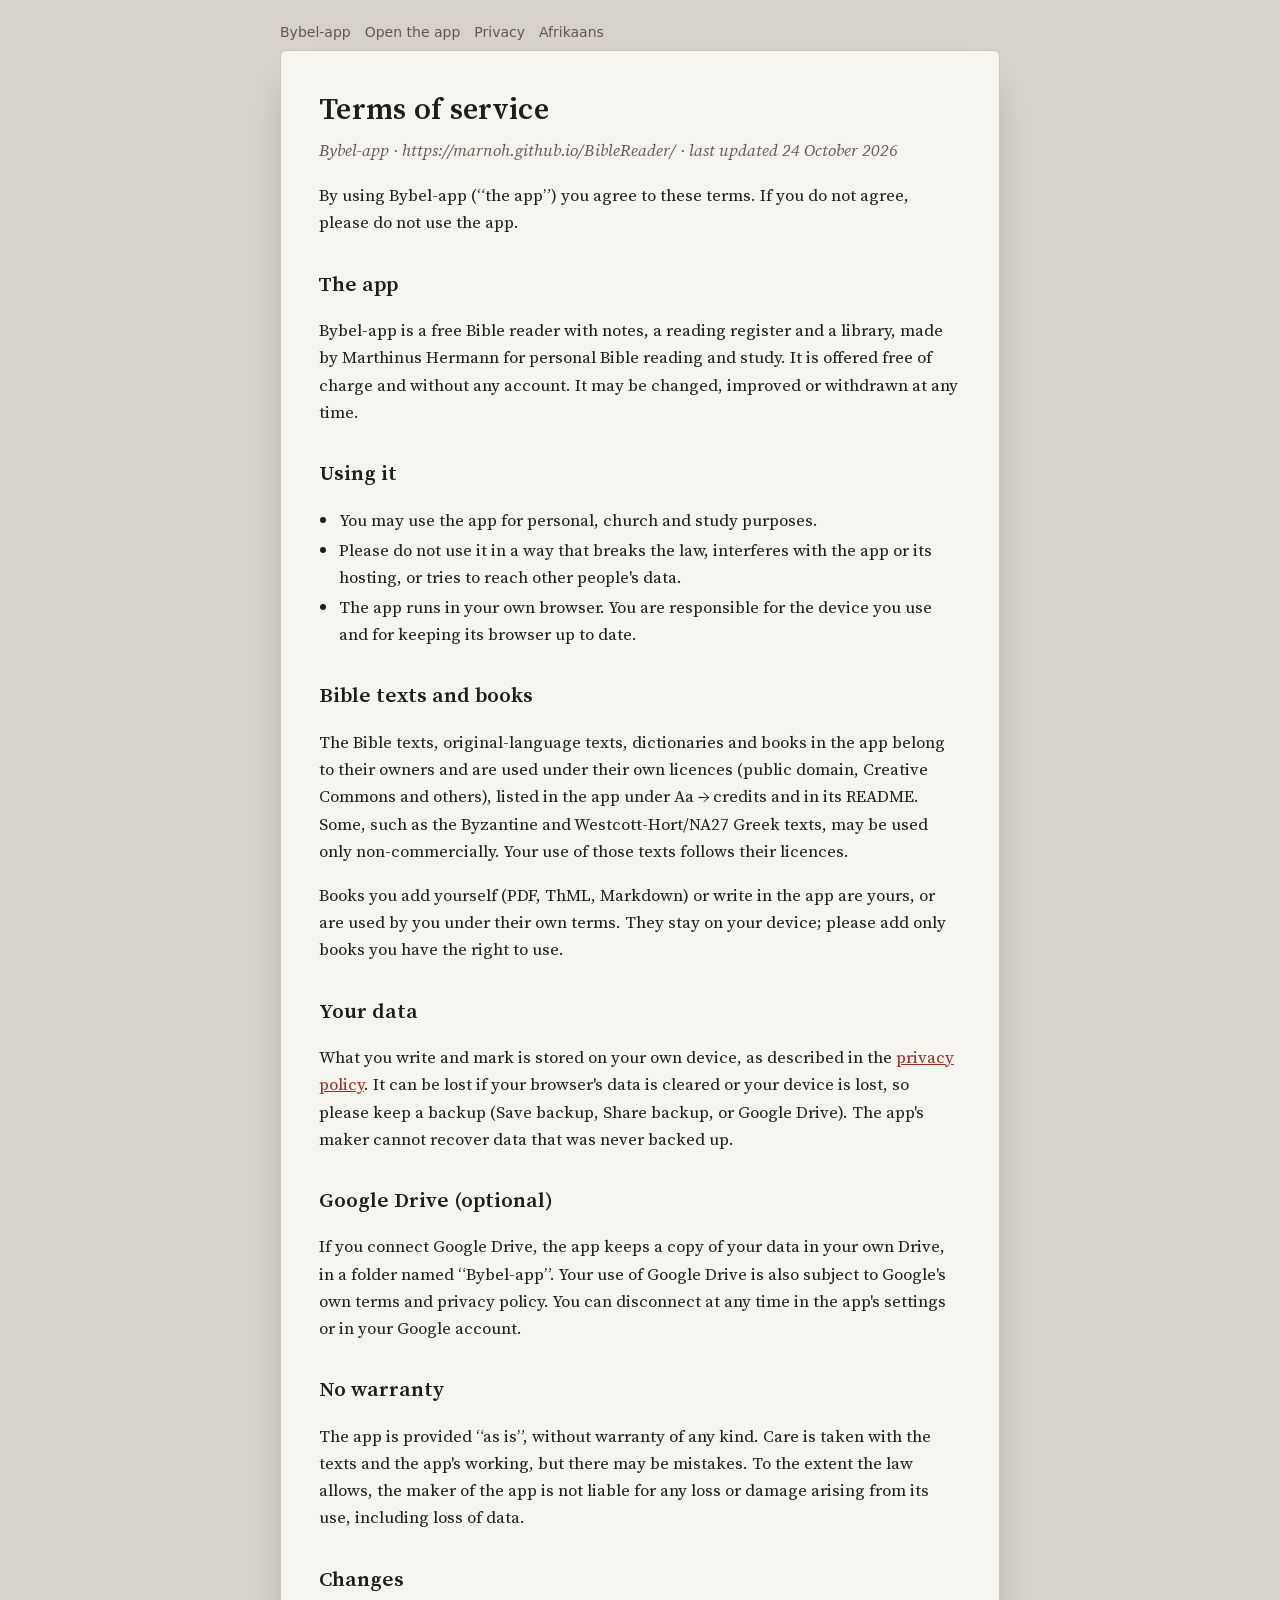
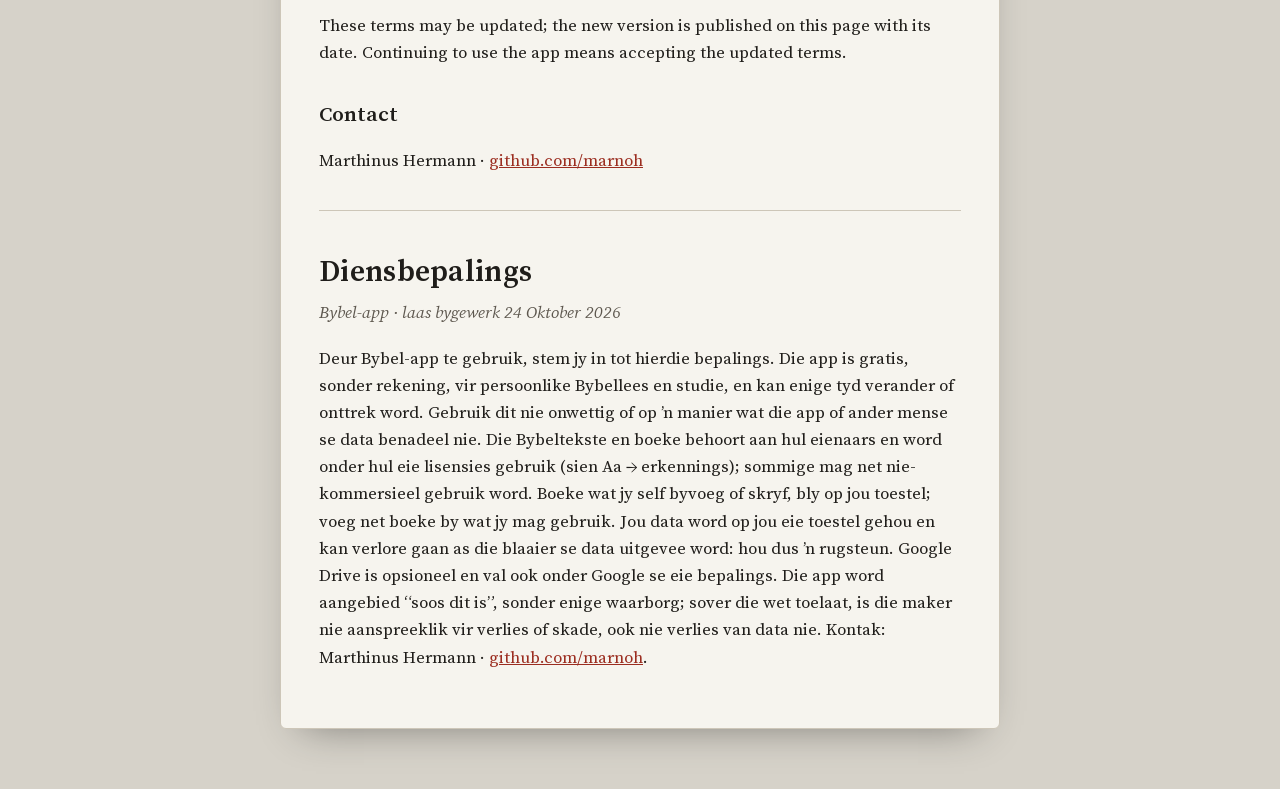
<file: terms.html>
<!DOCTYPE html>
<html lang="en">
<head>
<meta charset="utf-8">
<meta name="viewport" content="width=device-width, initial-scale=1">
<title>Terms of service — Bybel-app</title>
<link rel="icon" href="icon-192.png">
<link rel="stylesheet" href="page.css">
</head>
<body>
<nav><a href="home.html">Bybel-app</a><a href="./">Open the app</a><a href="privacy.html">Privacy</a><a href="#af">Afrikaans</a></nav>
<main>
<h1>Terms of service</h1>
<p class="sub">Bybel-app · https://marnoh.github.io/BibleReader/ · last updated 24 October 2026</p>

<p>By using Bybel-app (“the app”) you agree to these terms. If you do not agree, please do not use the app.</p>

<h2>The app</h2>
<p>Bybel-app is a free Bible reader with notes, a reading register and a library, made by Marthinus Hermann for
personal Bible reading and study. It is offered free of charge and without any account. It may be changed, improved
or withdrawn at any time.</p>

<h2>Using it</h2>
<ul>
<li>You may use the app for personal, church and study purposes.</li>
<li>Please do not use it in a way that breaks the law, interferes with the app or its hosting, or tries to reach other
people's data.</li>
<li>The app runs in your own browser. You are responsible for the device you use and for keeping its browser up to date.</li>
</ul>

<h2>Bible texts and books</h2>
<p>The Bible texts, original-language texts, dictionaries and books in the app belong to their owners and are used under
their own licences (public domain, Creative Commons and others), listed in the app under Aa → credits and in its
README. Some, such as the Byzantine and Westcott-Hort/NA27 Greek texts, may be used only non-commercially. Your use of
those texts follows their licences.</p>
<p>Books you add yourself (PDF, ThML, Markdown) or write in the app are yours, or are used by you under their own terms.
They stay on your device; please add only books you have the right to use.</p>

<h2>Your data</h2>
<p>What you write and mark is stored on your own device, as described in the <a href="privacy.html">privacy policy</a>.
It can be lost if your browser's data is cleared or your device is lost, so please keep a backup (Save backup, Share
backup, or Google Drive). The app's maker cannot recover data that was never backed up.</p>

<h2>Google Drive (optional)</h2>
<p>If you connect Google Drive, the app keeps a copy of your data in your own Drive, in a folder named “Bybel-app”.
Your use of Google Drive is also subject to Google's own terms and privacy policy. You can disconnect at any time in
the app's settings or in your Google account.</p>

<h2>No warranty</h2>
<p>The app is provided “as is”, without warranty of any kind. Care is taken with the texts and the app's working, but
there may be mistakes. To the extent the law allows, the maker of the app is not liable for any loss or damage arising
from its use, including loss of data.</p>

<h2>Changes</h2>
<p>These terms may be updated; the new version is published on this page with its date. Continuing to use the app
means accepting the updated terms.</p>

<h2>Contact</h2>
<p>Marthinus Hermann · <a href="https://github.com/marnoh">github.com/marnoh</a></p>

<hr id="af">
<div lang="af">
<h1>Diensbepalings</h1>
<p class="sub">Bybel-app · laas bygewerk 24 Oktober 2026</p>
<p>Deur Bybel-app te gebruik, stem jy in tot hierdie bepalings. Die app is gratis, sonder rekening, vir persoonlike
Bybellees en studie, en kan enige tyd verander of onttrek word. Gebruik dit nie onwettig of op ’n manier wat die app
of ander mense se data benadeel nie. Die Bybeltekste en boeke behoort aan hul eienaars en word onder hul eie lisensies
gebruik (sien Aa → erkennings); sommige mag net nie-kommersieel gebruik word. Boeke wat jy self byvoeg of skryf, bly op
jou toestel; voeg net boeke by wat jy mag gebruik. Jou data word op jou eie toestel gehou en kan verlore gaan as die
blaaier se data uitgevee word: hou dus ’n rugsteun. Google Drive is opsioneel en val ook onder Google se eie
bepalings. Die app word aangebied “soos dit is”, sonder enige waarborg; sover die wet toelaat, is die maker nie
aanspreeklik vir verlies of skade, ook nie verlies van data nie. Kontak: Marthinus Hermann ·
<a href="https://github.com/marnoh">github.com/marnoh</a>.</p>
</div>
</main>
</body>
</html>
</file>
<file: page.css>
@font-face{font-family:"SS4";src:url(fonts/SourceSerif4-Regular.woff2) format("woff2");font-weight:400;font-display:swap}
@font-face{font-family:"SS4";src:url(fonts/SourceSerif4-It.woff2) format("woff2");font-weight:400;font-style:italic;font-display:swap}
@font-face{font-family:"SS4";src:url(fonts/SourceSerif4-Semibold.woff2) format("woff2");font-weight:600;font-display:swap}
:root{--ink:#1f1d1a;--soft:#5d574e;--faint:#8a8378;--page:#f6f4ee;--desk:#d6d2c9;--line:#cdc6b8;--rubric:#9b2d20;--sel:#2b2620;--sel-ink:#f6f4ee}
@media (prefers-color-scheme:dark){:root{--ink:#e8e2d6;--soft:#b9b1a3;--faint:#8b8377;--page:#24211d;--desk:#151311;--line:#3d3830;--rubric:#e08a78;--sel:#e8e2d6;--sel-ink:#1f1d1a}}
*{box-sizing:border-box}
body{margin:0;background:var(--desk);color:var(--ink);font:17px/1.6 "SS4",Georgia,serif;padding:24px 14px 60px}
main{max-width:720px;margin:0 auto;background:var(--page);border:1px solid var(--line);border-radius:6px;padding:34px 38px 40px;box-shadow:0 18px 40px -22px rgba(0,0,0,.45)}
h1{font-weight:600;font-size:30px;margin:0 0 4px;letter-spacing:.01em}
h2{font-weight:600;font-size:21px;margin:30px 0 6px}
h3{font-weight:600;font-size:17px;margin:20px 0 4px}
.sub{color:var(--soft);font-style:italic;margin:0 0 18px}
a{color:var(--rubric)}
ul{padding-left:1.2em}
li{margin:3px 0}
.btn{display:inline-block;background:var(--sel);color:var(--sel-ink);text-decoration:none;border-radius:9px;padding:9px 18px;font:600 16px system-ui,sans-serif;margin:6px 8px 6px 0}
.btn.alt{background:none;color:var(--ink);border:1px solid var(--line)}
.small{font-size:14px;color:var(--faint)}
hr{border:0;border-top:1px solid var(--line);margin:36px 0}
nav{max-width:720px;margin:0 auto 10px;font:14px system-ui,sans-serif}
nav a{color:var(--soft);margin-right:14px;text-decoration:none}
@media (max-width:560px){ main{padding:24px 20px 30px} h1{font-size:26px} }
</file>
